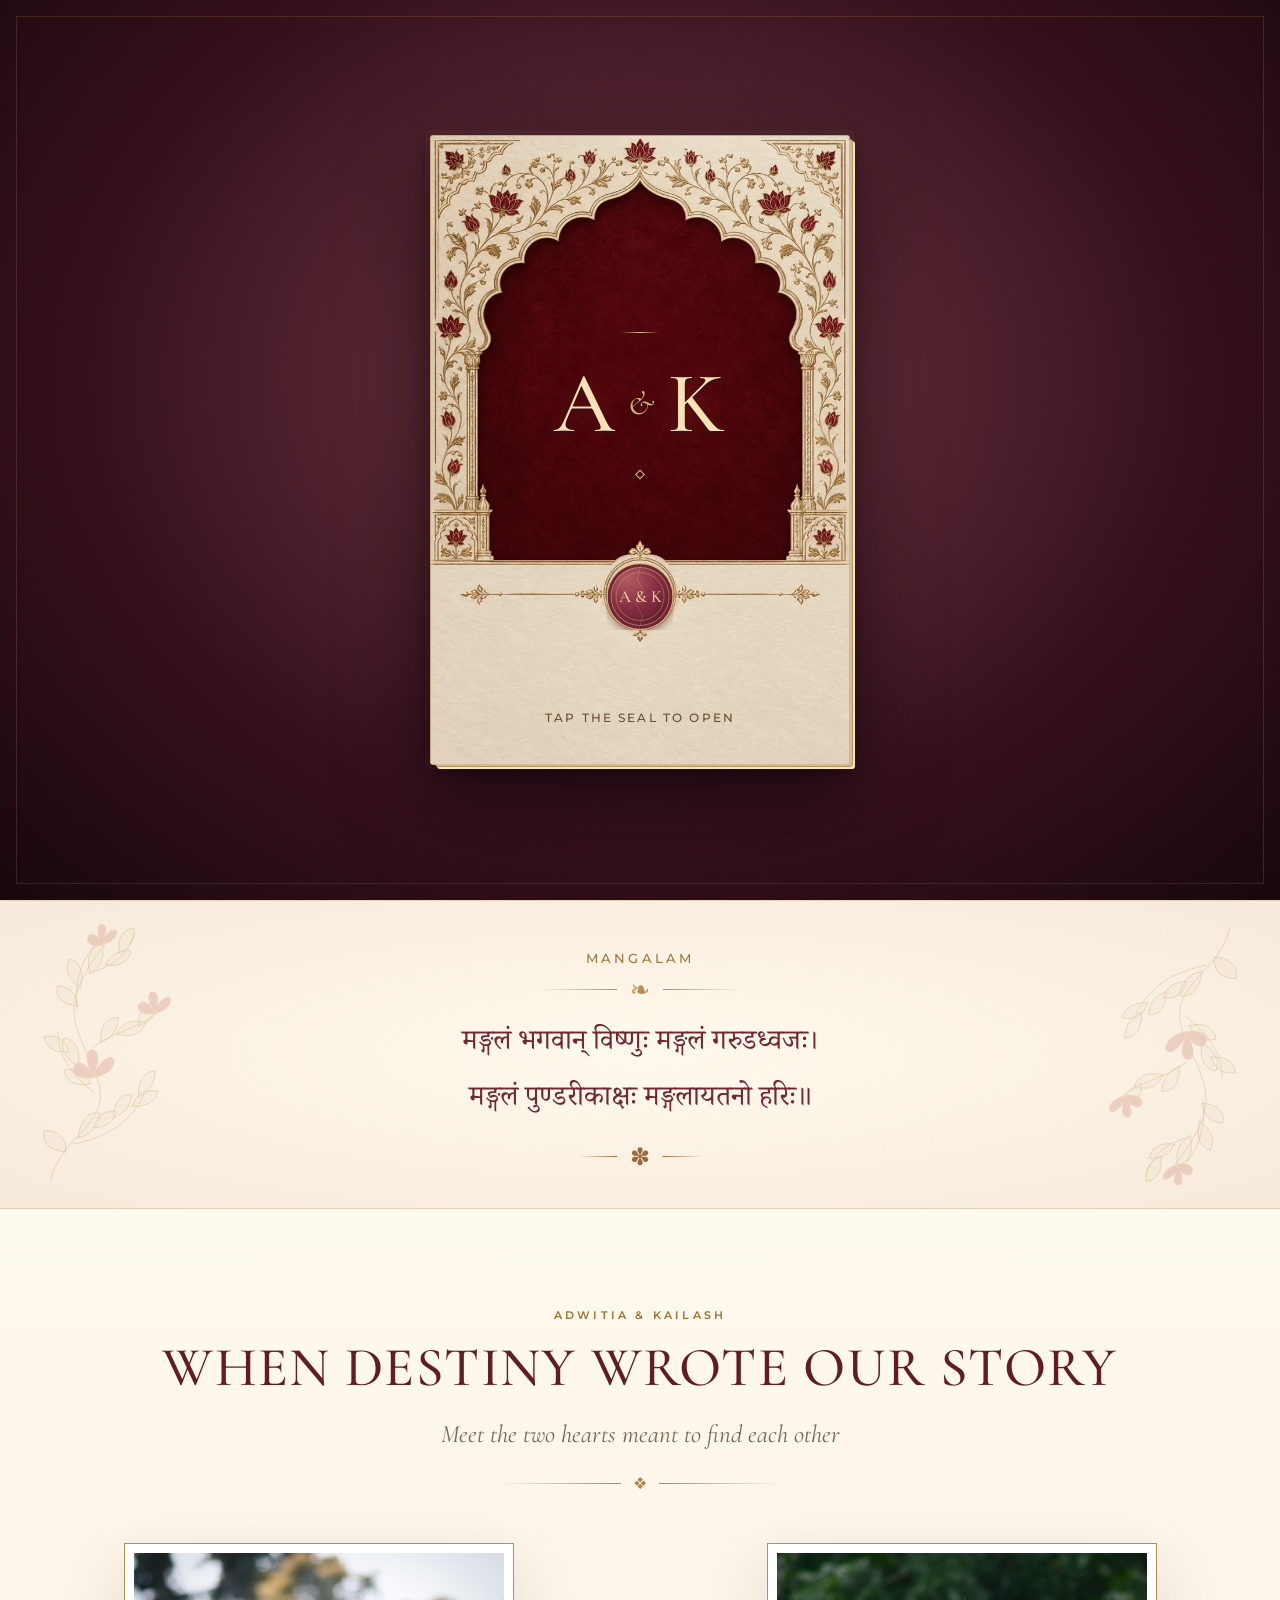
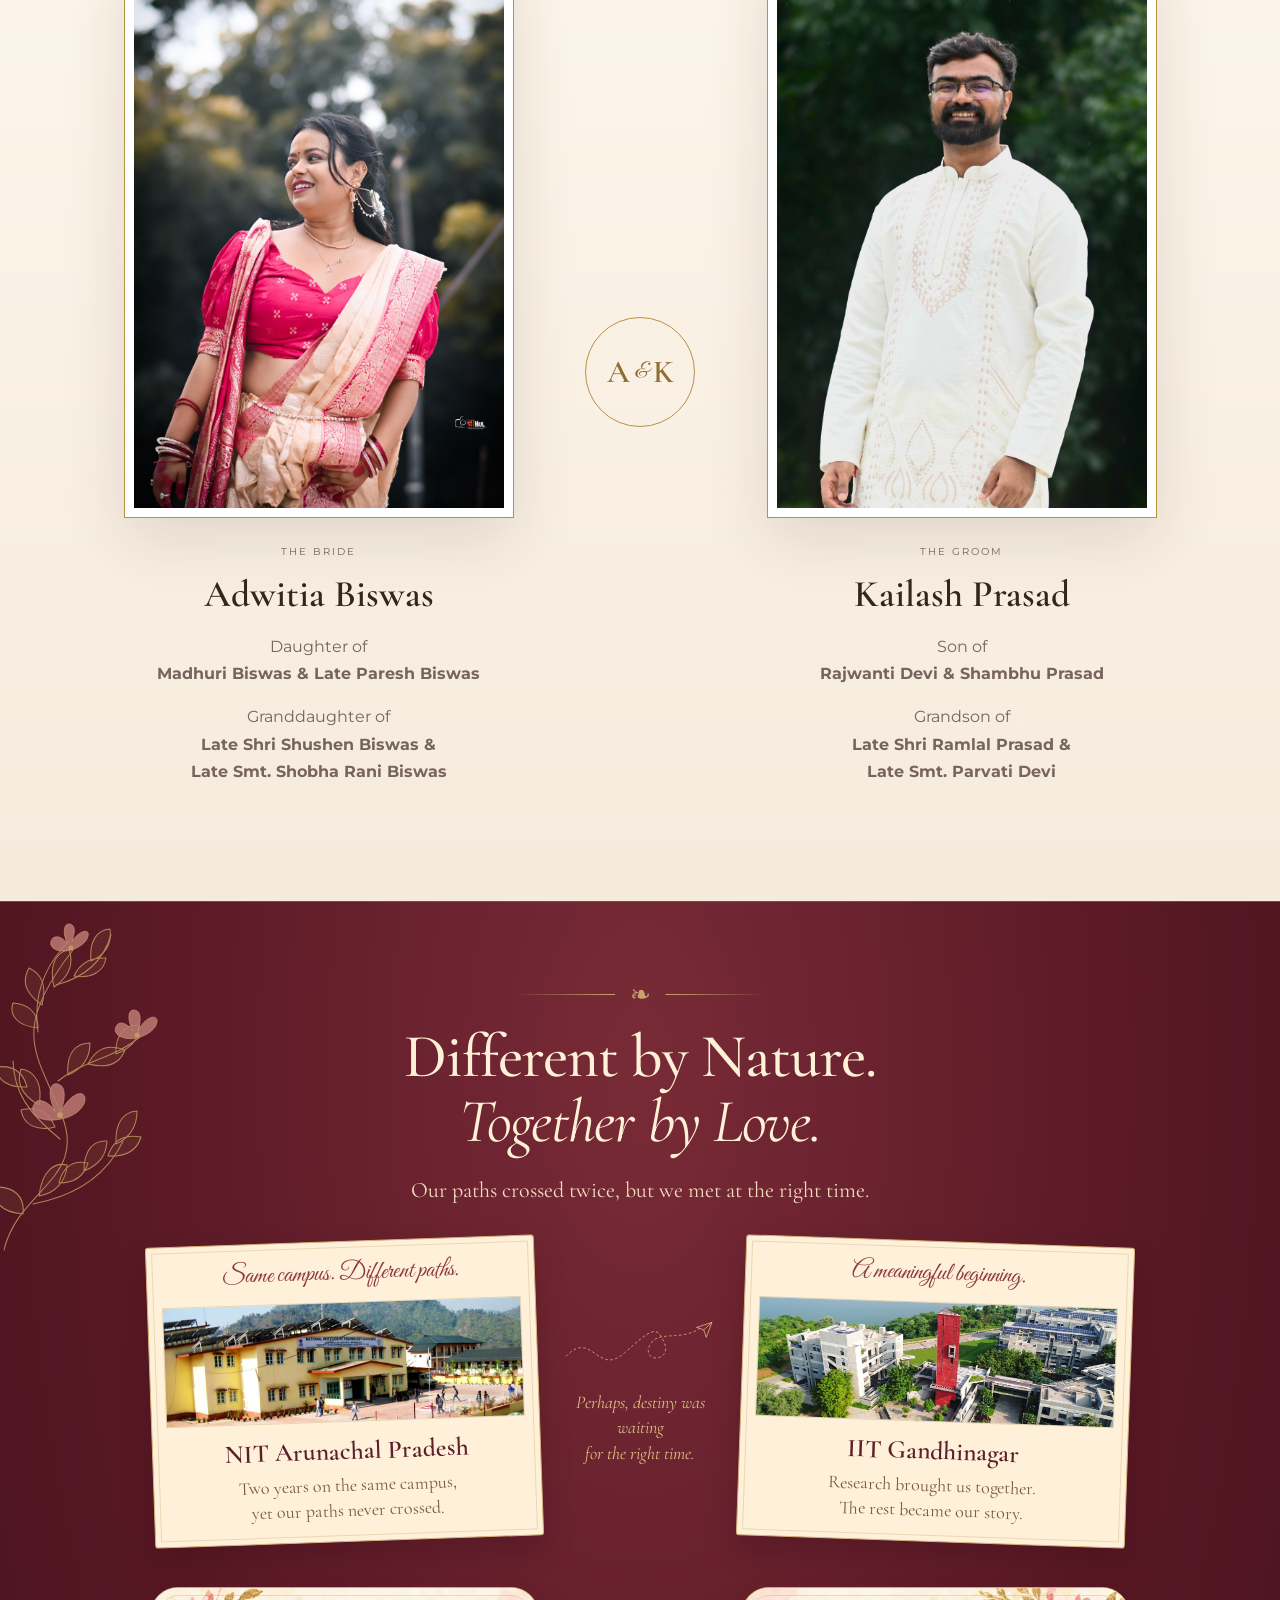
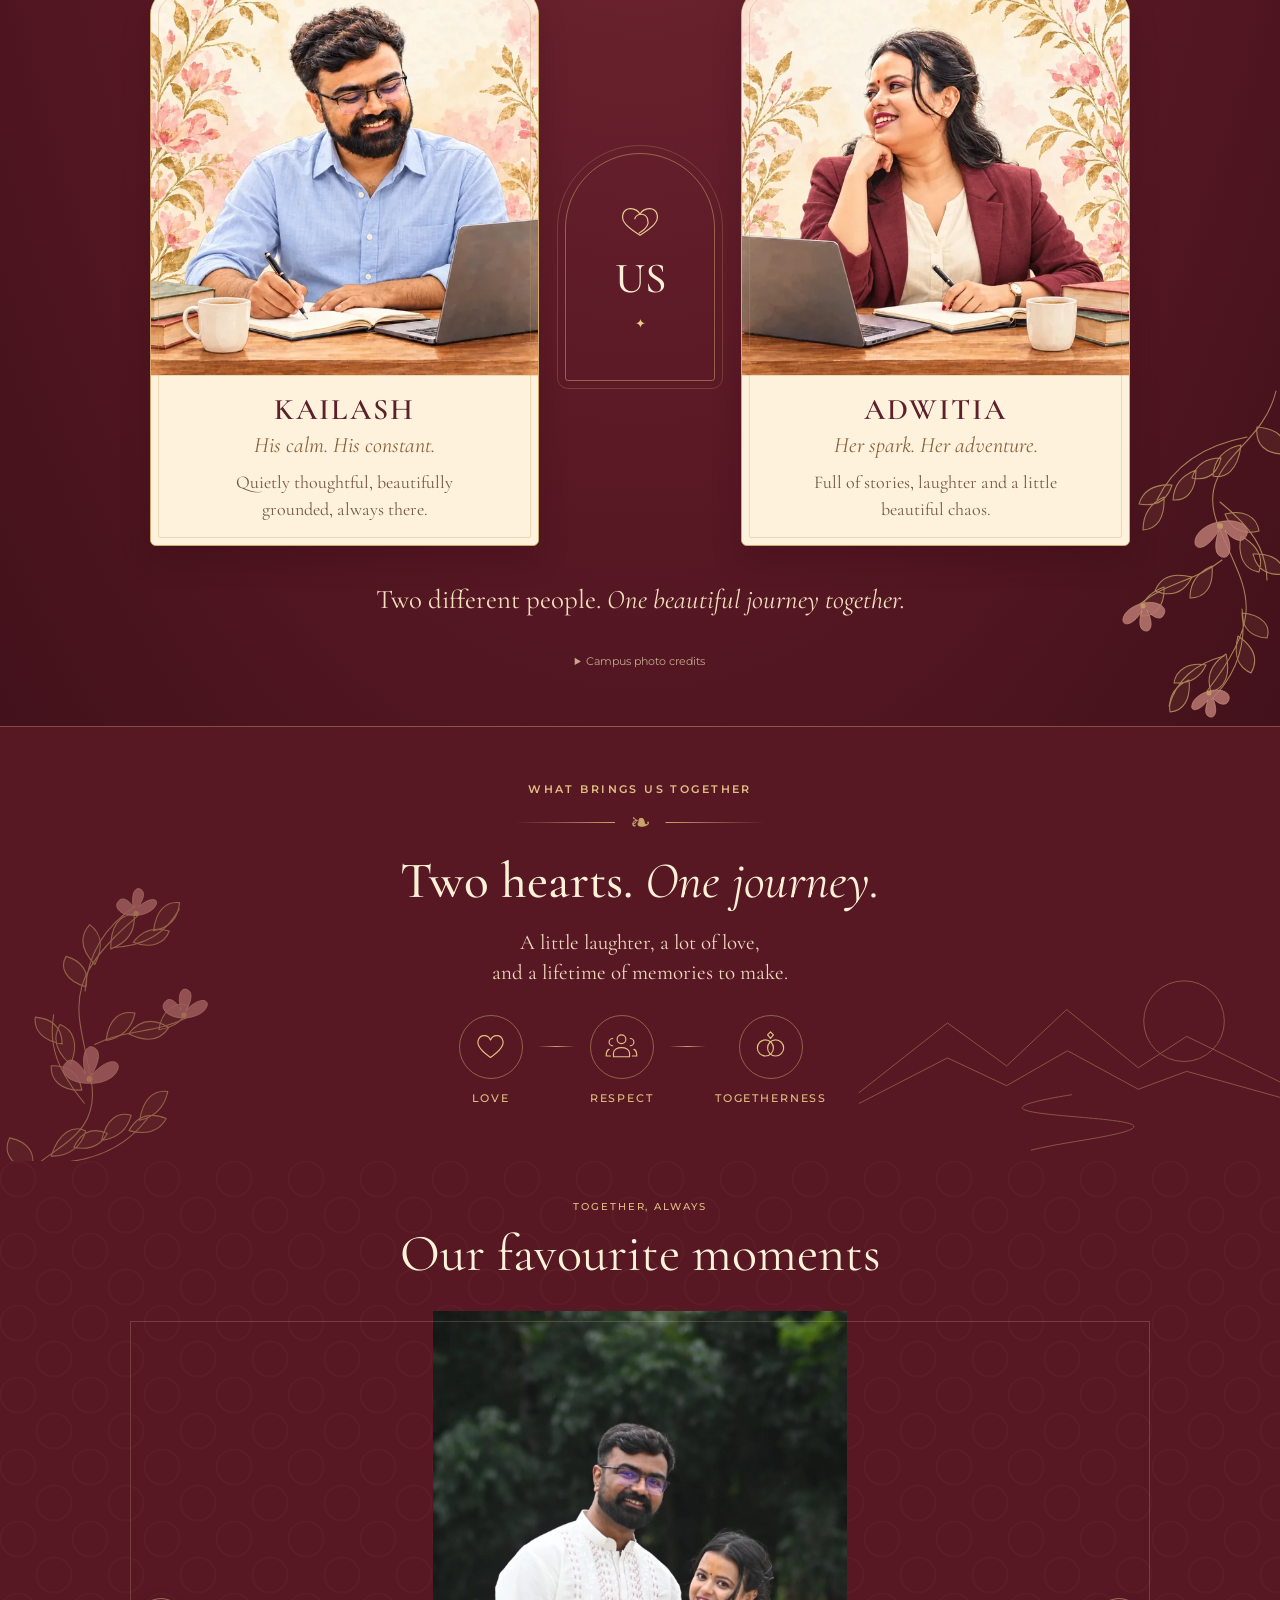
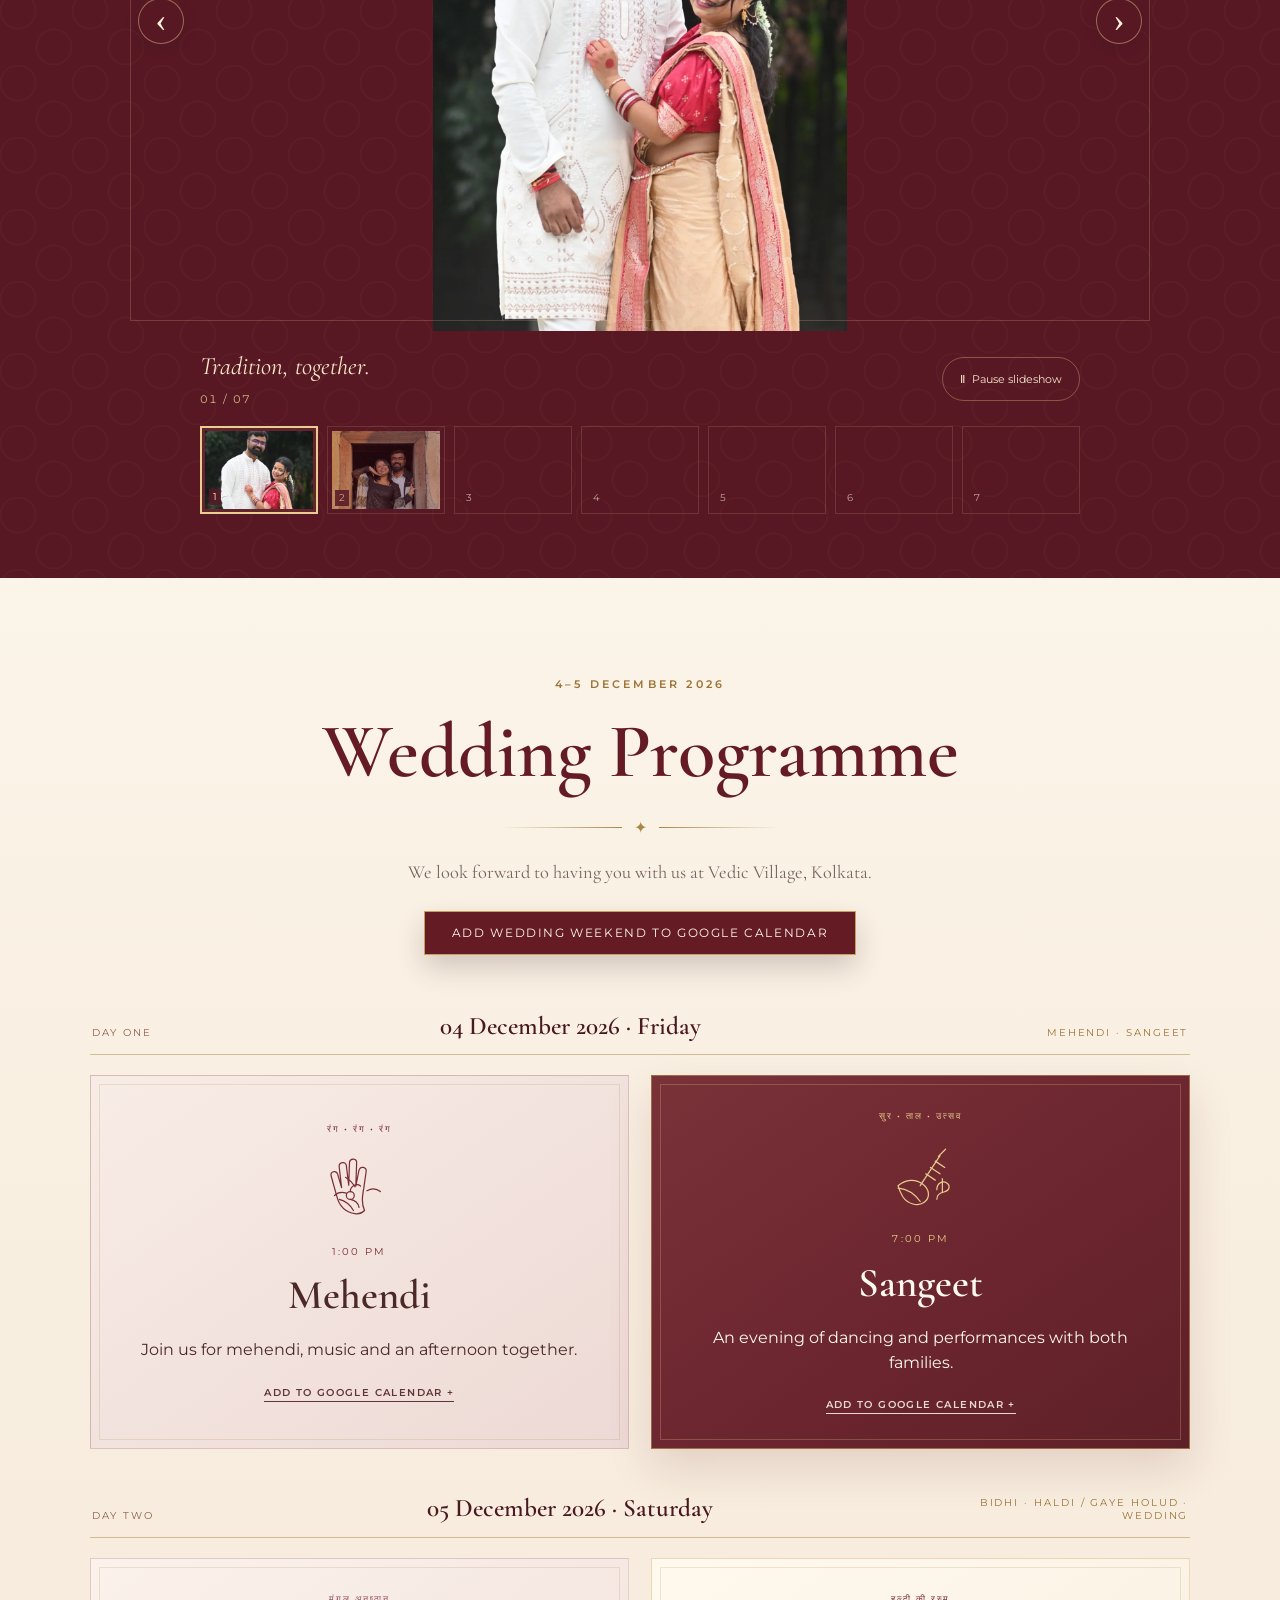
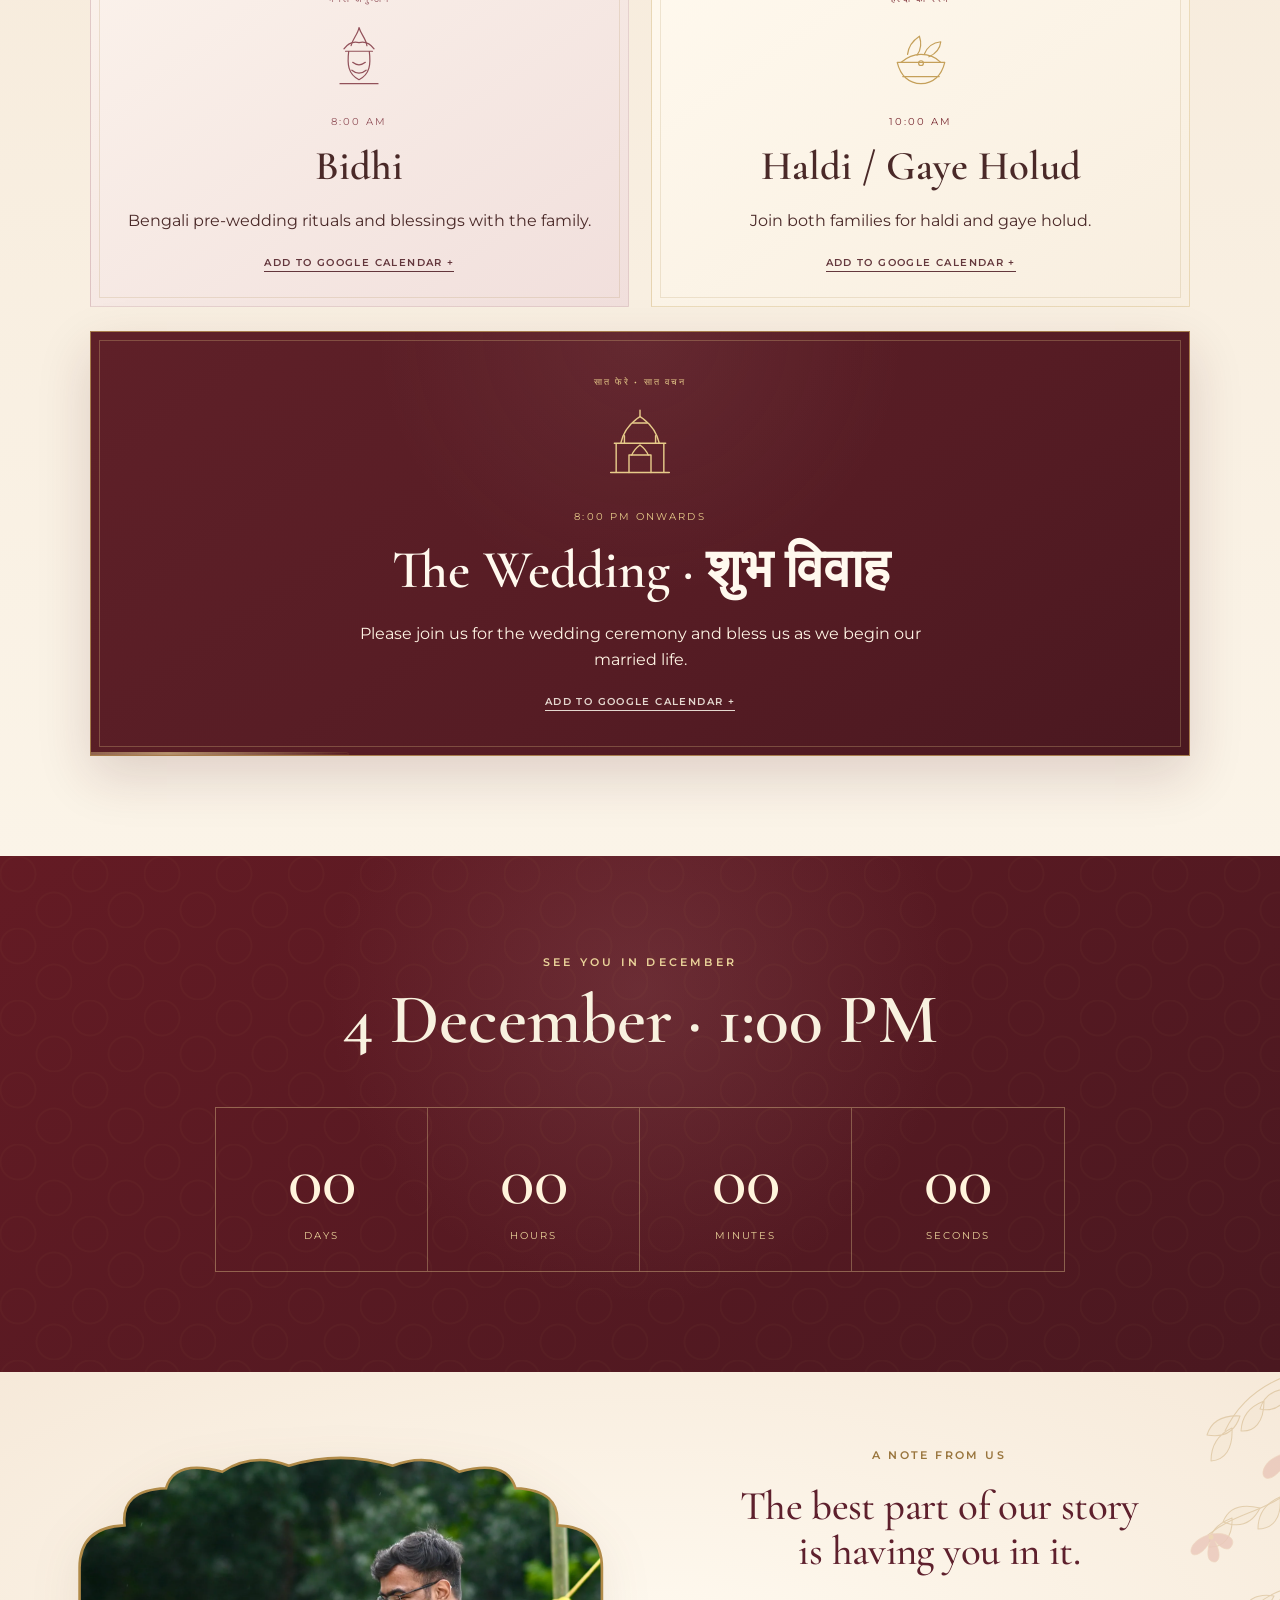
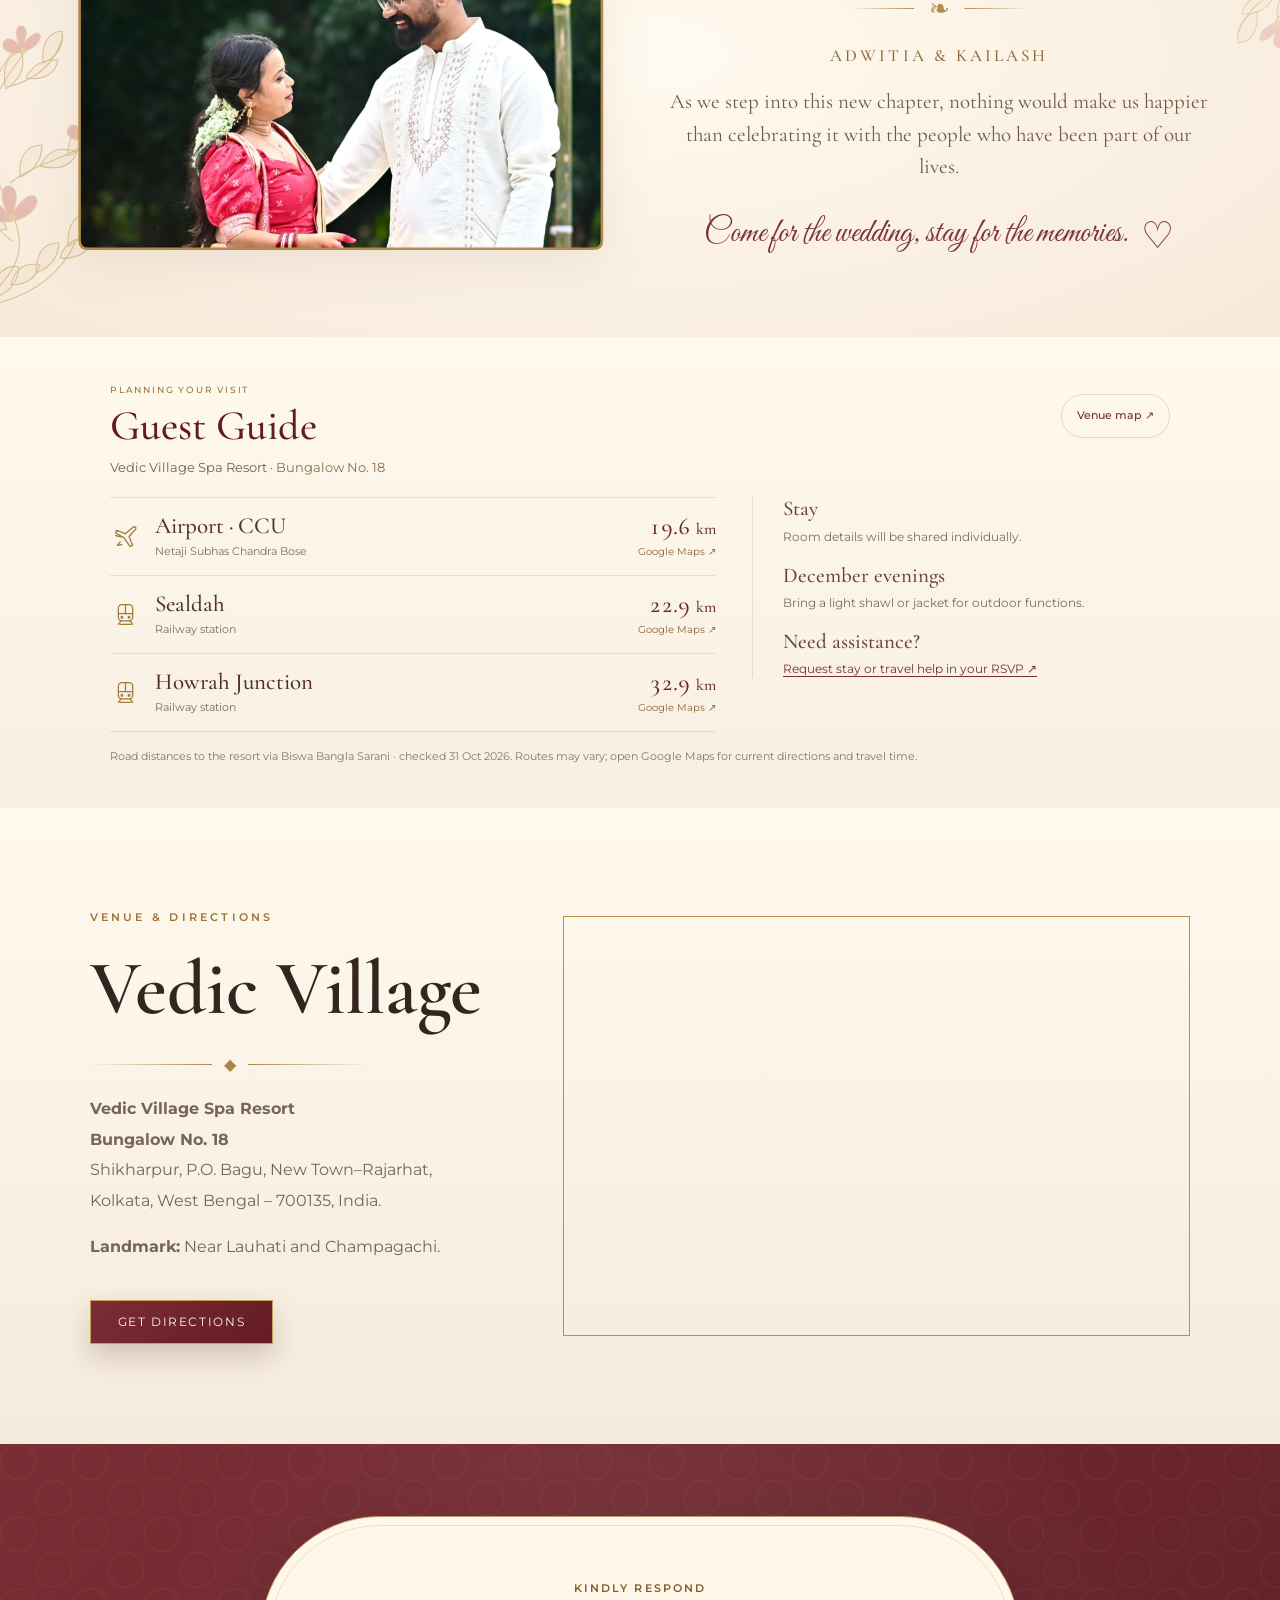
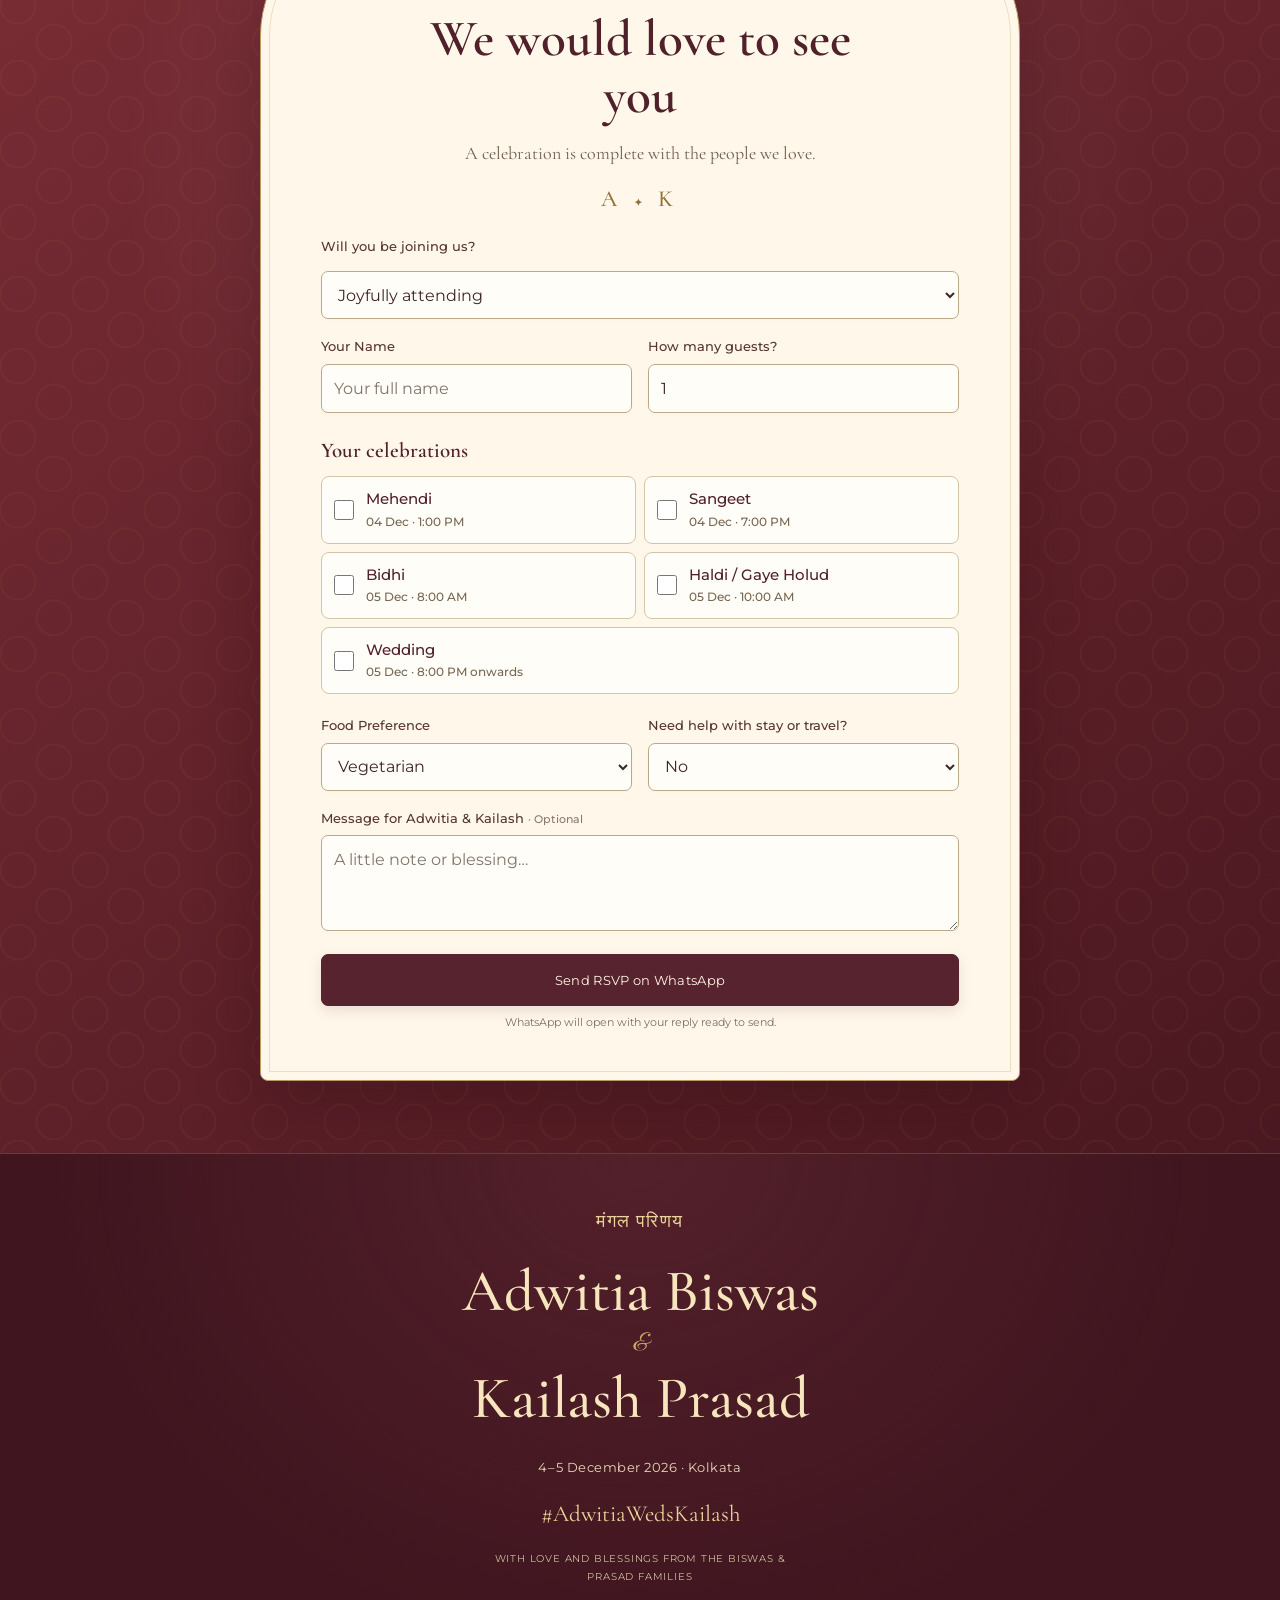
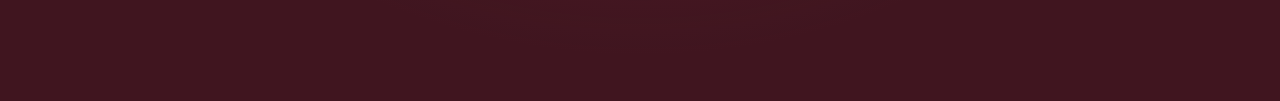
<file: index.html>
<!DOCTYPE html>

<html lang="en">
<head>
<meta charset="utf-8"/>
<meta content="width=device-width, initial-scale=1.0" name="viewport"/>
<meta content="#641B24" name="theme-color"/>
<meta content="A royal Bihar–Bengal wedding celebration at Vedic Village, Kolkata · 4–5 December 2026." name="description"/>
<title>Our Wedding · 4–5 December 2026 · Vedic Village, Kolkata</title>
<link href="styles.css?v=gallery7" rel="stylesheet"/>
<meta content="website" property="og:type"/><meta content="Adwitia &amp; Kailash" property="og:title"/><meta content="4–5 December 2026 · Vedic Village, Kolkata" property="og:description"/><meta content="https://kailashprasad.com/wedding-invitation/" property="og:url"/><meta content="https://kailashprasad.com/wedding-invitation/assets/wedding-preview-royal-v4.jpg" property="og:image"/><meta content="Adwitia &amp; Kailash — 4–5 December 2026 — Vedic Village, Kolkata" property="og:image:alt"/><meta content="summary_large_image" name="twitter:card"/><meta content="Adwitia &amp; Kailash · 4–5 December 2026" name="twitter:title"/><meta content="From Champaran to Bengal, with love — Vedic Village, Kolkata." name="twitter:description"/><meta content="https://kailashprasad.com/wedding-invitation/assets/wedding-preview-royal-v4.jpg" name="twitter:image"/><link href="https://kailashprasad.com/wedding-invitation/" rel="canonical"/><link href="assets/favicon.svg" rel="icon" type="image/svg+xml"/><link fetchpriority="low" as="image" href="assets/fast/palace-desktop.webp" media="(min-width: 901px), (orientation: landscape)" rel="preload" type="image/webp"/><link fetchpriority="low" as="image" href="assets/fast/palace-mobile.webp" media="(max-width: 900px) and (orientation: portrait)" rel="preload" type="image/webp"/><meta content="https://kailashprasad.com/wedding-invitation/assets/wedding-preview-royal-v4.jpg" property="og:image:secure_url"/><meta content="image/jpeg" property="og:image:type"/><meta content="1080" property="og:image:width"/><meta content="1080" property="og:image:height"/><link rel="stylesheet" href="wow.css?v=palace-doors-slow2"/><link rel="preload" as="image" fetchpriority="high" href="assets/fast/cover.webp"/><link href="destiny.css?v=speed1" rel="stylesheet"/><link href="welcome.css?v=two-lines1" rel="stylesheet"/><noscript><style>body.locked{overflow:auto}.gate{display:none!important}body.locked .page-music-toggle{display:none!important}.reveal-on-scroll{opacity:1;transform:none}</style></noscript><link rel="preload" as="font" href="assets/fast/invitation-serif.woff2" type="font/woff2" crossorigin="anonymous"/><link rel="stylesheet" href="cinematic.css?v=guest-guide1"/></head>
<body class="locked cover-closed"><a class="skip-link" href="#page">Skip to invitation</a><div aria-hidden="true" id="petals"></div>
<button aria-label="Play background music" class="page-music-toggle" id="pageMusicToggle" type="button">♪ Play Music</button><audio id="bgMusic" loop="" preload="none" playsinline="">
<source src="assets/fast/music.mp3" type="audio/mpeg"/>
</audio>
<section class="gate" id="invitationGate" aria-label="Wedding invitation cover"><div class="gate-content"><button class="royal-btn" id="openInvitation" type="button">Open our invitation</button></div></section>
<main id="page"><div aria-hidden="true" class="story-thread"><svg preserveaspectratio="none" viewbox="0 0 100 1000"><path d="M52 0 C15 90,88 145,48 230 S20 370,55 455 S88 600,45 690 S18 835,55 1000" id="threadPath"></path></svg></div>
<section class="hero section welcome-hero" id="home" aria-labelledby="welcome-title">
<picture class="welcome-art" aria-hidden="true"><source media="(max-width: 900px) and (orientation: portrait)" srcset="assets/fast/palace-mobile.webp" type="image/webp"/><img src="assets/fast/palace-desktop.webp" width="1672" height="941" alt="" fetchpriority="low" decoding="async"/></picture>
<div class="welcome-text-veil" aria-hidden="true"></div>
<nav class="welcome-navigation" aria-label="Invitation navigation"><a href="#home" aria-current="location">Home</a><a href="#our-story">Our Story</a><a href="#events">Wedding Programme</a><a href="#venue">Venue</a><a href="#gallery">Gallery</a><a href="#rsvp">RSVP</a></nav>
<div class="welcome-content">
<p class="welcome-invitation">With the blessings of our families</p>
<h1 class="welcome-names" id="welcome-title" tabindex="-1"><span>Adwitia Biswas</span><em>&amp;</em><span>Kailash Prasad</span></h1>
<div class="welcome-flourish names-flourish" aria-hidden="true"><span>❧</span></div>
<p class="welcome-message">We would love to have you with us<br class="welcome-desktop-break"/> as our forever begins.</p>
<div class="welcome-dates" aria-label="Wedding celebrations on Friday 4 and Saturday 5 December 2026">
<div><span class="welcome-weekday">Friday</span><strong>04</strong><span>December 2026</span></div>
<i aria-hidden="true"><b>◆</b></i>
<div><span class="welcome-weekday">Saturday</span><strong>05</strong><span>December 2026</span></div>
</div>
<p class="welcome-venue"><svg viewBox="0 0 24 28" aria-hidden="true"><path d="M12 27S2 15 2 10a10 10 0 0 1 20 0c0 5-10 17-10 17Z"/><circle cx="12" cy="10" r="3.5"/></svg><span>Vedic Village Spa Resort<br/><b>Bungalow No. 18</b></span></p>
<div class="welcome-actions"><a class="welcome-button welcome-primary" href="#events"><svg viewBox="0 0 26 26" aria-hidden="true"><rect x="3" y="5" width="20" height="18" rx="2"/><path d="M8 2v6M18 2v6M3 11h20M8 15h1M13 15h1M18 15h1M8 19h1M13 19h1"/></svg><span>Wedding Programme</span></a><a class="welcome-button welcome-secondary" href="#rsvp"><svg viewBox="0 0 26 26" aria-hidden="true"><path d="M3 5h20v16H3ZM3 5l10 9L23 5M3 21l7-9M23 21l-7-9"/></svg><span>RSVP</span></a></div>
</div>
</section>
<section class="royal-blessing section" id="mangalam" aria-labelledby="blessing-title">
<p class="welcome-kicker" id="blessing-title">Mangalam</p>
<div class="welcome-flourish" aria-hidden="true"><span>❧</span></div>
<p class="welcome-shloka" lang="sa"><span class="shloka-line">मङ्गलं भगवान् विष्णुः मङ्गलं गरुडध्वजः।</span><span class="shloka-line">मङ्गलं पुण्डरीकाक्षः मङ्गलायतनो हरिः॥</span></p>
<div class="welcome-flourish welcome-flower" aria-hidden="true"><span>✽</span></div>
</section>
<section class="couple-section section ivory" id="two-hearts">
<div class="section-heading reveal-on-scroll">
<p class="eyebrow dark">Adwitia &amp; Kailash</p>
<h2>When destiny wrote our story</h2>
<p class="hearts-subtitle">Meet the two hearts meant to find each other</p>
<div class="gold-divider dark"><span>❖</span></div>
</div>
<div class="couple-grid">
<article class="person-card reveal-on-scroll">
<div class="portrait bride"><img alt="Portrait of Adwitia in a traditional Bengali saree" decoding="async" loading="lazy" src="assets/portraits/adwitia-september-2026.jpg"/></div>
<p class="small-label">The Bride</p>
<h3>Adwitia Biswas</h3>
<p>Daughter of<br/><strong>Madhuri Biswas &amp; Late Paresh Biswas</strong></p>
<p class="grandparents">Granddaughter of<br/><strong>Late Shri Shushen Biswas &amp;<br/>Late Smt. Shobha Rani Biswas</strong></p>
</article>
<div class="couple-monogram reveal-on-scroll"><span>A</span><b>&amp;</b><span>K</span></div>
<article class="person-card reveal-on-scroll">
<div class="portrait groom"><img alt="Portrait of Kailash in an ivory embroidered kurta" decoding="async" loading="lazy" src="assets/portraits/kailash-september-2026.jpg"/></div>
<p class="small-label">The Groom</p>
<h3>Kailash Prasad</h3>
<p>Son of<br/><strong>Rajwanti Devi &amp; Shambhu Prasad</strong></p>
<p class="grandparents">Grandson of<br/><strong>Late Shri Ramlal Prasad &amp;<br/>Late Smt. Parvati Devi</strong></p>
</article>
</div>
</section><section class="destiny-chapter section" id="our-story" aria-labelledby="destiny-title">
<div class="destiny-heading reveal-on-scroll">
<div class="chapter-flourish" aria-hidden="true"><span>❧</span></div>
<h2 id="destiny-title">Different by Nature.<br/><em>Together by Love.</em></h2>
<p class="destiny-intro">Our paths crossed twice, but we met at the right time.</p>
</div>
<div class="campus-journey reveal-on-scroll" aria-label="Our paths, from NIT Arunachal Pradesh to IIT Gandhinagar">
<figure class="campus-postcard campus-nit">
<p class="postcard-kicker">Same campus. Different paths.</p>
<img src="assets/campuses/nit-arunachal-yupia.jpg" alt="NIT Arunachal Pradesh’s former campus in Yupia, photographed in 2015" width="900" height="300" loading="lazy" decoding="async"/>
<figcaption><h3>NIT Arunachal Pradesh</h3><p>Two years on the same campus,<br/>yet our paths never crossed.</p></figcaption>
</figure>
<div class="campus-connection" aria-hidden="true"><svg viewBox="0 0 240 100" fill="none"><path class="journey-trail" d="M2 61C43 18 52 94 95 56S147 10 159 40s-35 32-24 5 49-7 80-28"/><path class="journey-plane" d="m211 15 24-8-9 24-4-12-11-4Zm11 4 13-12"/></svg><span>Perhaps, destiny was waiting<br/>for the right time.</span></div>
<figure class="campus-postcard campus-iit">
<p class="postcard-kicker">A meaningful beginning.</p>
<img src="assets/campuses/iit-gandhinagar.jpg" alt="Aerial photograph of the IIT Gandhinagar campus" width="3836" height="1927" loading="lazy" decoding="async"/>
<figcaption><h3>IIT Gandhinagar</h3><p>Research brought us together.<br/>The rest became our story.</p></figcaption>
</figure>
</div>
<div class="destiny-pair reveal-on-scroll">
<article class="destiny-person destiny-kailash">
<div class="destiny-illustration illustration-kailash" role="img" aria-label="Caricature of Kailash studying and writing at his desk, based on his portrait"></div>
<div class="destiny-caption"><h3>Kailash</h3><p>His calm. His constant.</p><p class="person-detail">Quietly thoughtful, beautifully grounded, always there.</p></div>
</article>
<div class="destiny-us" aria-label="Us"><svg viewBox="0 0 64 50" aria-hidden="true"><path d="M32 42C15 31 7 24 9 15 12 3 27 5 32 14 37 5 52 3 55 15 57 24 49 31 32 42Z"/><path d="M25 20c3-8 14-8 17 0 3 8-4 15-11 19"/></svg><span>Us</span><i aria-hidden="true">✦</i></div>
<article class="destiny-person destiny-adwitia">
<div class="destiny-illustration illustration-adwitia" role="img" aria-label="Caricature of Adwitia studying beside her laptop and smiling towards Kailash, based on her portrait"></div>
<div class="destiny-caption"><h3>Adwitia</h3><p>Her spark. Her adventure.</p><p class="person-detail">Full of stories, laughter and a little beautiful chaos.</p></div>
</article>
</div>
<p class="destiny-signoff reveal-on-scroll">Two different people. <em>One beautiful journey together.</em></p>
<details class="campus-credits"><summary>Campus photo credits</summary><p>NIT Yupia: <a href="https://commons.wikimedia.org/wiki/File:NIT_Arunachal_Pradesh.jpg" target="_blank" rel="noopener">Shakkeerpadathakayil</a> · <a href="https://creativecommons.org/publicdomain/zero/1.0/" target="_blank" rel="noopener">CC0</a>.<br/>IIT Gandhinagar: <a href="https://commons.wikimedia.org/wiki/File:IITGN.jpg" target="_blank" rel="noopener">Jmanjaly</a> · <a href="https://creativecommons.org/licenses/by-sa/4.0/" target="_blank" rel="noopener">CC BY-SA 4.0</a>. IIT photograph resized; both displayed in fitted frames.</p></details>
</section>
<section class="alignment-chapter section" aria-labelledby="alignment-title">
<svg class="alignment-landscape" viewBox="0 0 500 230" fill="none" aria-hidden="true"><circle cx="365" cy="85" r="45"/><path d="m2 165 99-78 66 48 67-63 80 65 54-35 129 63M2 177l99-51 66 31 68-39 79 43 54-20 129 36M240 167c-180 29 143 20 53 43-28 7-67 11-99 19"/></svg>
<div class="alignment-inner reveal-on-scroll">
<p class="eyebrow">What brings us together</p>
<div class="chapter-flourish" aria-hidden="true"><span>❧</span></div>
<h2 id="alignment-title">Two hearts. <em>One journey.</em></h2>
<p class="alignment-note">A little laughter, a lot of love,<br class="desktop-break"/> and a lifetime of memories to make.</p>
<ul class="shared-values" aria-label="Our shared values">
<li><span class="value-icon"><svg viewBox="0 0 48 48" aria-hidden="true"><path d="M24 39C11 30 5 23 7 16 10 6 21 8 24 15 27 8 38 6 41 16 43 23 37 30 24 39Z"/></svg></span><span>Love</span></li>
<li><span class="value-icon"><svg viewBox="0 0 48 48" aria-hidden="true"><circle cx="24" cy="14" r="6"/><path d="M13 38v-5c0-10 22-10 22 0v5ZM12 13a5 5 0 0 0 0 10M36 13a5 5 0 0 1 0 10M7 28c-3 1-4 4-4 9h6M41 28c3 1 4 4 4 9h-6"/></svg></span><span>Respect</span></li>
<li><span class="value-icon"><svg viewBox="0 0 48 48" aria-hidden="true"><circle cx="17" cy="26" r="11"/><circle cx="31" cy="26" r="11"/><path d="m20 8 4-4 4 4-4 5Z"/></svg></span><span>Togetherness</span></li>
</ul>
</div>
</section>
<section class="gallery section photo-slideshow" id="gallery" aria-labelledby="gallery-title" aria-roledescription="carousel">
<div class="album-shell"><div class="album-heading"><p class="eyebrow">Together, always</p><h2 id="gallery-title">Our favourite moments</h2></div>
<div class="album-stage"><button class="album-open" type="button" aria-label="View photo 1 of 7 full screen"><span class="album-slide is-active" data-caption="Tradition, together." aria-hidden="false"><img src="assets/gallery/traditional-portrait.webp" alt="Adwitia and Kailash together in traditional attire" width="1200" height="1800" loading="lazy" decoding="async" draggable="false"/></span><span class="album-slide" data-caption="Somewhere along the way." aria-hidden="true"><img src="assets/gallery/doorway-moment.webp" alt="Adwitia and Kailash sharing a cheerful doorway moment" width="1350" height="1800" loading="lazy" decoding="async" draggable="false"/></span><span class="album-slide" data-caption="A little laughter, a lot of love." aria-hidden="true"><img src="assets/gallery/traditional-candid.webp" alt="Adwitia and Kailash sharing a candid moment in traditional attire" width="1350" height="1800" loading="lazy" decoding="async" draggable="false"/></span><span class="album-slide" data-caption="Places became memories." aria-hidden="true"><img src="assets/gallery/riverside-trip-v1.webp" alt="Adwitia and Kailash together beside the river" width="1600" height="1066" loading="lazy" decoding="async" draggable="false"/></span><span class="album-slide" data-caption="Before the forever." aria-hidden="true"><img src="assets/gallery/spring-laugh.webp" alt="Adwitia and Kailash laughing together beneath spring blossoms" width="1200" height="1800" loading="lazy" decoding="async" draggable="false"/></span><span class="album-slide" data-caption="Our favourite kind of moment." aria-hidden="true"><img src="assets/gallery/cafe-moment-v1.webp" alt="Adwitia and Kailash smiling together in a cosy cafe" width="1200" height="1600" loading="lazy" decoding="async" draggable="false"/></span><span class="album-slide" data-caption="A little sunshine, together." aria-hidden="true"><img src="assets/gallery/sunshine-together-v1.webp" alt="Adwitia and Kailash together in yellow traditional attire beside palm trees" width="1200" height="1600" loading="lazy" decoding="async" draggable="false"/></span></button><button class="album-arrow album-prev" type="button" aria-label="Previous photograph">‹</button><button class="album-arrow album-next" type="button" aria-label="Next photograph">›</button></div>
<div class="album-controls" hidden><div class="album-caption-row"><div><p class="album-caption-text">Tradition, together.</p><span class="album-count">01 / 07</span></div><button class="album-toggle" type="button" aria-pressed="true">Pause slideshow</button></div>
<div class="album-thumbnails" role="group" aria-label="Choose any photograph"><button class="album-thumb" type="button" aria-label="Show photo 1: Tradition, together." aria-pressed="true"><img src="assets/gallery/traditional-portrait.webp" alt="" width="1200" height="1800" loading="lazy" decoding="async" draggable="false"/><span class="album-thumb-number" aria-hidden="true">1</span></button><button class="album-thumb" type="button" aria-label="Show photo 2: Somewhere along the way." aria-pressed="false"><img src="assets/gallery/doorway-moment.webp" alt="" width="1350" height="1800" loading="lazy" decoding="async" draggable="false"/><span class="album-thumb-number" aria-hidden="true">2</span></button><button class="album-thumb" type="button" aria-label="Show photo 3: A little laughter, a lot of love." aria-pressed="false"><img src="assets/gallery/traditional-candid.webp" alt="" width="1350" height="1800" loading="lazy" decoding="async" draggable="false"/><span class="album-thumb-number" aria-hidden="true">3</span></button><button class="album-thumb" type="button" aria-label="Show photo 4: Places became memories." aria-pressed="false"><img src="assets/gallery/riverside-trip-v1.webp" alt="" width="1600" height="1066" loading="lazy" decoding="async" draggable="false"/><span class="album-thumb-number" aria-hidden="true">4</span></button><button class="album-thumb" type="button" aria-label="Show photo 5: Before the forever." aria-pressed="false"><img src="assets/gallery/spring-laugh.webp" alt="" width="1200" height="1800" loading="lazy" decoding="async" draggable="false"/><span class="album-thumb-number" aria-hidden="true">5</span></button><button class="album-thumb" type="button" aria-label="Show photo 6: Our favourite kind of moment." aria-pressed="false"><img src="assets/gallery/cafe-moment-v1.webp" alt="" width="1200" height="1600" loading="lazy" decoding="async" draggable="false"/><span class="album-thumb-number" aria-hidden="true">6</span></button><button class="album-thumb" type="button" aria-label="Show photo 7: A little sunshine, together." aria-pressed="false"><img src="assets/gallery/sunshine-together-v1.webp" alt="" width="1200" height="1600" loading="lazy" decoding="async" draggable="false"/><span class="album-thumb-number" aria-hidden="true">7</span></button></div></div><span class="album-status" aria-live="polite"></span></div>
</section>
<section class="events section ivory" id="events">
<div class="section-heading reveal-on-scroll">
<p class="eyebrow dark">4–5 December 2026</p>
<h2>Wedding Programme</h2>
<div class="gold-divider dark"><span>✦</span></div>
<p class="section-note">We look forward to having you with us at Vedic Village, Kolkata.</p>
<a class="royal-btn weekend-calendar-link" href="https://calendar.google.com/calendar/render?action=TEMPLATE&amp;text=Wedding%20weekend%20%C2%B7%20Adwitia%20%26%20Kailash&amp;dates=20261204%2F20261206&amp;ctz=Asia%2FKolkata&amp;location=Vedic%20Village%20Spa%20Resort%2C%20Bungalow%20No.%2018%2C%20Shikharpur%2C%20P.O.%20Bagu%2C%20New%20Town%E2%80%93Rajarhat%2C%20Kolkata%2C%20West%20Bengal%20%E2%80%93%20700135%2C%20India&amp;details=Adwitia%20%26%20Kailash%20%C2%B7%20Wedding%20celebrations%0A%0AAll%20ceremony%20times%20are%20in%20Kolkata%20(IST).%0A4%20December%202026%0A1%3A00%20PM%20%E2%80%94%20Mehendi%0A7%3A00%20PM%20%E2%80%94%20Sangeet%0A%0A5%20December%202026%0A8%3A00%20AM%20%E2%80%94%20Bidhi%0A10%3A00%20AM%20%E2%80%94%20Haldi%20%2F%20Gaye%20Holud%0A8%3A00%20PM%20onwards%20%E2%80%94%20Wedding%20(until%201%3A00%20AM%20on%206%20December)%0A%0AThis%20is%20a%20weekend%20overview.%20Use%20the%20individual%20ceremony%20links%20in%20the%20invitation%20to%20add%20separate%20events." target="_blank" rel="noopener">Add wedding weekend to Google Calendar</a>
</div>
<div class="day-divider reveal-on-scroll">
<span>Day One</span>
<strong>04 December 2026 · Friday</strong>
<em>Mehendi · Sangeet</em>
</div>
<div class="event-grid">
<article class="event-card mehendi-card reveal-on-scroll"><div class="event-kicker">रंग • रंग • रंग</div><div class="event-icon">❋</div><p class="small-label">1:00 PM</p><h3>Mehendi</h3><p>Join us for mehendi, music and an afternoon together.</p><a class="calendar-link js-calendar" data-description="Join us for mehendi, music and an afternoon together." data-end="20261204T160000" data-start="20261204T130000" data-title="Mehendi · Adwitia &amp; Kailash" href="https://calendar.google.com/calendar/render?action=TEMPLATE&amp;text=Mehendi+%C2%B7+Adwitia+%26+Kailash&amp;dates=20261204T073000Z%2F20261204T103000Z&amp;ctz=Asia%2FKolkata&amp;location=Vedic+Village+Spa+Resort%2C+Bungalow+No.+18%2C+Shikharpur%2C+P.O.+Bagu%2C+New+Town%E2%80%93Rajarhat%2C+Kolkata%2C+West+Bengal+%E2%80%93+700135%2C+India&amp;details=Join+us+for+mehendi%2C+music+and+an+afternoon+together.%0A%0AAdwitia+%26+Kailash+%C2%B7+4%E2%80%935+December+2026" target="_blank" rel="noopener">Add to Google Calendar +</a></article>
<article class="event-card feature sangeet-card reveal-on-scroll"><div class="event-kicker">सुर • ताल • उत्सव</div><div class="event-icon">♫</div><p class="small-label">7:00 PM</p><h3>Sangeet</h3><p>An evening of dancing and performances with both families.</p><a class="calendar-link js-calendar" data-description="An evening of dancing and performances with both families." data-end="20261204T230000" data-start="20261204T190000" data-title="Sangeet · Adwitia &amp; Kailash" href="https://calendar.google.com/calendar/render?action=TEMPLATE&amp;text=Sangeet+%C2%B7+Adwitia+%26+Kailash&amp;dates=20261204T133000Z%2F20261204T173000Z&amp;ctz=Asia%2FKolkata&amp;location=Vedic+Village+Spa+Resort%2C+Bungalow+No.+18%2C+Shikharpur%2C+P.O.+Bagu%2C+New+Town%E2%80%93Rajarhat%2C+Kolkata%2C+West+Bengal+%E2%80%93+700135%2C+India&amp;details=An+evening+of+dancing+and+performances+with+both+families.%0A%0AAdwitia+%26+Kailash+%C2%B7+4%E2%80%935+December+2026" target="_blank" rel="noopener">Add to Google Calendar +</a></article>
</div>
<div class="day-divider second reveal-on-scroll">
<span>Day Two</span>
<strong>05 December 2026 · Saturday</strong>
<em>Bidhi · Haldi / Gaye Holud · Wedding</em>
</div>
<div class="event-grid">
<article class="event-card bidhi-card reveal-on-scroll"><div class="event-kicker" lang="hi">मंगल अनुष्ठान</div><div class="event-icon">✦</div><p class="small-label">8:00 AM</p><h3>Bidhi</h3><p>Bengali pre-wedding rituals and blessings with the family.</p><a class="calendar-link js-calendar" data-description="Bengali pre-wedding rituals and blessings with the family." data-end="20261205T093000" data-start="20261205T080000" data-title="Bidhi · Adwitia &amp; Kailash" href="https://calendar.google.com/calendar/render?action=TEMPLATE&amp;text=Bidhi+%C2%B7+Adwitia+%26+Kailash&amp;dates=20261205T023000Z%2F20261205T040000Z&amp;ctz=Asia%2FKolkata&amp;location=Vedic+Village+Spa+Resort%2C+Bungalow+No.+18%2C+Shikharpur%2C+P.O.+Bagu%2C+New+Town%E2%80%93Rajarhat%2C+Kolkata%2C+West+Bengal+%E2%80%93+700135%2C+India&amp;details=Bengali+pre-wedding+rituals+and+blessings+with+the+family.%0A%0AAdwitia+%26+Kailash+%C2%B7+4%E2%80%935+December+2026" target="_blank" rel="noopener">Add to Google Calendar +</a></article>
<article class="event-card feature haldi-card reveal-on-scroll"><div class="event-kicker" lang="hi">हल्दी की रस्म</div><div class="event-icon">☀</div><p class="small-label">10:00 AM</p><h3>Haldi / Gaye Holud</h3><p>Join both families for haldi and gaye holud.</p><a class="calendar-link js-calendar" data-description="Join both families for haldi and gaye holud." data-end="20261205T120000" data-start="20261205T100000" data-title="Haldi / Gaye Holud · Adwitia &amp; Kailash" href="https://calendar.google.com/calendar/render?action=TEMPLATE&amp;text=Haldi+%2F+Gaye+Holud+%C2%B7+Adwitia+%26+Kailash&amp;dates=20261205T043000Z%2F20261205T063000Z&amp;ctz=Asia%2FKolkata&amp;location=Vedic+Village+Spa+Resort%2C+Bungalow+No.+18%2C+Shikharpur%2C+P.O.+Bagu%2C+New+Town%E2%80%93Rajarhat%2C+Kolkata%2C+West+Bengal+%E2%80%93+700135%2C+India&amp;details=Join+both+families+for+haldi+and+gaye+holud.%0A%0AAdwitia+%26+Kailash+%C2%B7+4%E2%80%935+December+2026" target="_blank" rel="noopener">Add to Google Calendar +</a></article>
<article class="event-card wedding-feature reveal-on-scroll"><div class="event-kicker" lang="hi">सात फेरे • सात वचन</div><div class="event-icon">♔</div><p class="small-label">8:00 PM onwards</p><h3>The Wedding · शुभ विवाह</h3><p>Please join us for the wedding ceremony and bless us as we begin our married life.</p><a class="calendar-link js-calendar" data-description="Please join us for the wedding ceremony and bless us as we begin our married life." data-end="20261206T010000" data-start="20261205T200000" data-title="Wedding · Adwitia &amp; Kailash" href="https://calendar.google.com/calendar/render?action=TEMPLATE&amp;text=Wedding+%C2%B7+Adwitia+%26+Kailash&amp;dates=20261205T143000Z%2F20261205T193000Z&amp;ctz=Asia%2FKolkata&amp;location=Vedic+Village+Spa+Resort%2C+Bungalow+No.+18%2C+Shikharpur%2C+P.O.+Bagu%2C+New+Town%E2%80%93Rajarhat%2C+Kolkata%2C+West+Bengal+%E2%80%93+700135%2C+India&amp;details=Please+join+us+for+the+wedding+ceremony+and+bless+us+as+we+begin+our+married+life.%0A%0AAdwitia+%26+Kailash+%C2%B7+4%E2%80%935+December+2026" target="_blank" rel="noopener">Add to Google Calendar +</a></article>
</div>
</section>
<section class="countdown-section section">
<div class="reveal-on-scroll">
<p class="eyebrow">See you in December</p>
<h2>4 December · 1:00 PM</h2>
<div class="countdown" data-date="2026-12-04T13:00:00+05:30" id="countdown">
<div><strong id="days">00</strong><span>Days</span></div><div><strong id="hours">00</strong><span>Hours</span></div><div><strong id="minutes">00</strong><span>Minutes</span></div><div><strong id="seconds">00</strong><span>Seconds</span></div>
</div>
</div>
</section>
<section class="story section ivory note-chapter" id="a-note-from-us" aria-labelledby="note-title">
<div class="note-layout">
<div class="note-portrait reveal-on-scroll">
<svg viewBox="0 0 640 470" role="img" aria-labelledby="note-photo-title"><title id="note-photo-title">Adwitia and Kailash sharing a quiet moment together</title><defs><clipPath id="note-arch"><path d="M18 450V135Q18 88 70 86Q65 45 118 43Q128 9 183 24Q218 1 260 17Q320 -1 380 17Q422 1 457 24Q512 9 522 43Q575 45 570 86Q622 88 622 135V450Q622 460 612 460H28Q18 460 18 450Z"/></clipPath></defs><image href="assets/story-couple.webp" x="18" y="0" width="604" height="460" preserveAspectRatio="xMidYMid slice" clip-path="url(#note-arch)"/><path d="M18 450V135Q18 88 70 86Q65 45 118 43Q128 9 183 24Q218 1 260 17Q320 -1 380 17Q422 1 457 24Q512 9 522 43Q575 45 570 86Q622 88 622 135V450Q622 460 612 460H28Q18 460 18 450Z" fill="none" stroke="#b18b49" stroke-width="3"/></svg>
</div>
<div class="note-copy reveal-on-scroll">
<p class="eyebrow dark">A note from us</p>
<h2 id="note-title">The best part of our story<br/> is having you in it.</h2>
<div class="chapter-flourish" aria-hidden="true"><span>❧</span></div>
<p class="note-names">Adwitia &amp; Kailash</p>
<p class="note-message">As we step into this new chapter, nothing would make us happier than celebrating it with the people who have been part of our lives.</p>
<p class="note-signature">Come for the wedding,<br class="mobile-break"/> stay for the memories. <span aria-hidden="true">♡</span></p>
</div>
</div>
</section>
<section class="guest-guide section ivory-soft compact-guest-guide" id="guest-guide" aria-labelledby="guest-guide-title">
<div class="compact-guide-wrap">
<div class="compact-guide-heading"><div><p class="eyebrow dark">Planning your visit</p><h2 id="guest-guide-title">Guest Guide</h2></div><a class="guide-map-link" href="https://www.google.com/maps?cid=13233575439673241858" target="_blank" rel="noopener">Venue map ↗</a></div>
<p class="guide-destination">Vedic Village Spa Resort <span>· Bungalow No. 18</span></p>
<div class="compact-guide-body"><div class="arrival-routes" aria-label="Travel routes to the resort"><a class="arrival-route" href="https://www.google.com/maps/dir/?api=1&amp;origin=Netaji+Subhas+Chandra+Bose+International+Airport%2C+Kolkata&amp;destination=Vedic+Village+Spa+Resort%2C+Shikharpur+P.O%2C+Bagu%2C+Newtown%2C+Sikharpur%2C+Kolkata%2C+West+Bengal+700135%2C+India&amp;travelmode=driving" target="_blank" rel="noopener" aria-label="Google Maps driving directions from Netaji Subhas Chandra Bose International Airport, Kolkata to Vedic Village Spa Resort"><span class="arrival-icon"><svg viewBox="0 0 28 28" aria-hidden="true"><path d="m3 13 9 2 7 10 3-1-4-10 7-8c2-2-1-4-3-2l-8 7L4 7 3 10l7 4M8 20l-3 4 5-1"/></svg></span><span class="arrival-name"><strong>Airport · CCU</strong><small>Netaji Subhas Chandra Bose</small></span><span class="arrival-distance"><strong>19.6 <span>km</span></strong><small>Google Maps ↗</small></span></a><a class="arrival-route" href="https://www.google.com/maps/dir/?api=1&amp;origin=Sealdah+Railway+Station%2C+Kolkata&amp;destination=Vedic+Village+Spa+Resort%2C+Shikharpur+P.O%2C+Bagu%2C+Newtown%2C+Sikharpur%2C+Kolkata%2C+West+Bengal+700135%2C+India&amp;travelmode=driving" target="_blank" rel="noopener" aria-label="Google Maps driving directions from Sealdah Railway Station, Kolkata to Vedic Village Spa Resort"><span class="arrival-icon"><svg viewBox="0 0 28 28" aria-hidden="true"><rect x="6" y="3" width="16" height="18" rx="4"/><path d="M6 13h16M14 3v10M9 21l-3 4M19 21l3 4M8 25h12"/><circle cx="10" cy="17" r="1"/><circle cx="18" cy="17" r="1"/></svg></span><span class="arrival-name"><strong>Sealdah</strong><small>Railway station</small></span><span class="arrival-distance"><strong>22.9 <span>km</span></strong><small>Google Maps ↗</small></span></a><a class="arrival-route" href="https://www.google.com/maps/dir/?api=1&amp;origin=Howrah+Junction+Railway+Station%2C+Howrah&amp;destination=Vedic+Village+Spa+Resort%2C+Shikharpur+P.O%2C+Bagu%2C+Newtown%2C+Sikharpur%2C+Kolkata%2C+West+Bengal+700135%2C+India&amp;travelmode=driving" target="_blank" rel="noopener" aria-label="Google Maps driving directions from Howrah Junction Railway Station, Howrah to Vedic Village Spa Resort"><span class="arrival-icon"><svg viewBox="0 0 28 28" aria-hidden="true"><rect x="6" y="3" width="16" height="18" rx="4"/><path d="M6 13h16M14 3v10M9 21l-3 4M19 21l3 4M8 25h12"/><circle cx="10" cy="17" r="1"/><circle cx="18" cy="17" r="1"/></svg></span><span class="arrival-name"><strong>Howrah Junction</strong><small>Railway station</small></span><span class="arrival-distance"><strong>32.9 <span>km</span></strong><small>Google Maps ↗</small></span></a></div>
<aside class="guest-essentials" aria-label="Stay, weather and assistance"><div class="guest-essential"><h3>Stay</h3><p>Room details will be shared individually.</p></div><div class="guest-essential"><h3>December evenings</h3><p>Bring a light shawl or jacket for outdoor functions.</p></div><div class="guest-essential"><h3>Need assistance?</h3><p><a href="#rsvp">Request stay or travel help in your RSVP ↗</a></p></div></aside></div>
<p class="guide-route-note">Road distances to the resort via Biswa Bangla Sarani · checked 31 Oct 2026. Routes may vary; open Google Maps for current directions and travel time.</p>
</div></section>
<section class="venue section ivory" id="venue">
<div class="venue-wrap">
<div class="venue-copy reveal-on-scroll"><p class="eyebrow dark">Venue &amp; directions</p><h2>Vedic Village</h2><div class="gold-divider dark left"><span>◆</span></div><p><strong>Vedic Village Spa Resort</strong><br/><strong>Bungalow No. 18</strong><br/>Shikharpur, P.O. Bagu, New Town–Rajarhat,<br/>Kolkata, West Bengal – 700135, India.</p><p><strong>Landmark:</strong> Near Lauhati and Champagachi.</p><a class="royal-btn dark-btn" href="https://www.google.com/maps/search/?api=1&amp;query=Vedic%20Village%20Spa%20Resort%2C%20Shikharpur%2C%20P.O.%20Bagu%2C%20Rajarhat%2C%20Kolkata%2C%20West%20Bengal%20700135%2C%20India" rel="noopener" target="_blank">Get Directions</a></div>
<div class="venue-map reveal-on-scroll"><iframe loading="lazy" referrerpolicy="no-referrer-when-downgrade" src="https://www.google.com/maps?q=Vedic%20Village%20Spa%20Resort%2C%20Shikharpur%2C%20P.O.%20Bagu%2C%20Rajarhat%2C%20Kolkata%2C%20West%20Bengal%20700135%2C%20India&amp;output=embed" title="Map to Vedic Village Spa Resort, Shikharpur, Rajarhat"></iframe></div>
</div>
</section>
<section class="rsvp section" id="rsvp">
<div class="rsvp-panel reveal-on-scroll">
<p class="eyebrow">Kindly respond</p><h2>We would love to see you</h2><p class="rsvp-note">A celebration is complete with the people we love.</p><div aria-hidden="true" class="rsvp-ornament">A <b>✦</b> K</div>
<form id="rsvpForm"><label class="attendance-label">Will you be joining us?<select id="attendance"><option value="Yes">Joyfully attending</option><option value="No">Unable to attend</option><option value="Unsure">Still making plans</option></select></label>
<div class="field-row"><label>Your Name<input id="guestName" autocomplete="name" placeholder="Your full name" required="" type="text"/></label><label>How many guests?<input id="guestCount" min="1" placeholder="Number of guests" required="" type="number" value="1"/></label></div>
<fieldset class="event-rsvp-group"><legend>Your celebrations</legend><div class="event-choice-grid"><label class="event-choice"><input id="event_mehendi" name="events" type="checkbox" value="Mehendi · 04 Dec · 1:00 PM"/><span><strong>Mehendi</strong><small>04 Dec · 1:00 PM</small></span></label><label class="event-choice"><input id="event_sangeet" name="events" type="checkbox" value="Sangeet · 04 Dec · 7:00 PM"/><span><strong>Sangeet</strong><small>04 Dec · 7:00 PM</small></span></label><label class="event-choice"><input id="event_bidhi" name="events" type="checkbox" value="Bidhi · 05 Dec · 8:00 AM"/><span><strong>Bidhi</strong><small>05 Dec · 8:00 AM</small></span></label><label class="event-choice"><input id="event_haldi" name="events" type="checkbox" value="Haldi / Gaye Holud · 05 Dec · 10:00 AM"/><span><strong>Haldi / Gaye Holud</strong><small>05 Dec · 10:00 AM</small></span></label><label class="event-choice"><input id="event_wedding" name="events" type="checkbox" value="Wedding · 05 Dec · 8:00 PM onwards"/><span><strong>Wedding</strong><small>05 Dec · 8:00 PM onwards</small></span></label></div></fieldset>
<div class="field-row"><label>Food Preference<select id="foodPreference"><option value="Vegetarian">Vegetarian</option><option value="Non-Vegetarian">Non-Vegetarian</option></select></label><label>Need help with stay or travel?<select id="travelHelp"><option value="No">No</option><option value="Yes">Yes</option></select></label></div>
<label>Message for Adwitia &amp; Kailash <span class="optional-label">· Optional</span><textarea id="guestMessage" placeholder="A little note or blessing…" rows="3"></textarea></label>
<div class="form-actions"><button class="royal-btn" type="submit">Send RSVP on WhatsApp</button><span id="formStatus" role="status" aria-live="polite"></span></div>
<p class="rsvp-send-note">WhatsApp will open with your reply ready to send.</p></form>
</div>
</section>
<nav aria-label="Quick navigation" class="mobile-quick-nav"><a href="#events">Programme</a><a href="#venue">Directions</a><a href="#rsvp">RSVP</a></nav>
<footer><div class="heritage-mark" lang="hi"><span>मंगल परिणय</span></div><h2 class="footer-names"><span>Adwitia Biswas</span><em>&amp;</em><span>Kailash Prasad</span></h2><p class="footer-date">4–5 December 2026 · Kolkata</p><p class="hashtag">#AdwitiaWedsKailash</p><p class="footer-small">With love and blessings from the Biswas &amp; Prasad families</p></footer>
</main>
<dialog id="lightbox"><button aria-label="Close image" id="closeLightbox">×</button><button aria-label="Previous image" id="prevLightbox">‹</button><button aria-label="Next image" id="nextLightbox">›</button><img alt="" id="lightboxImage"/></dialog>
<script defer src="script.js?v=slideshow2500"></script>
</body>
</html>
</file>
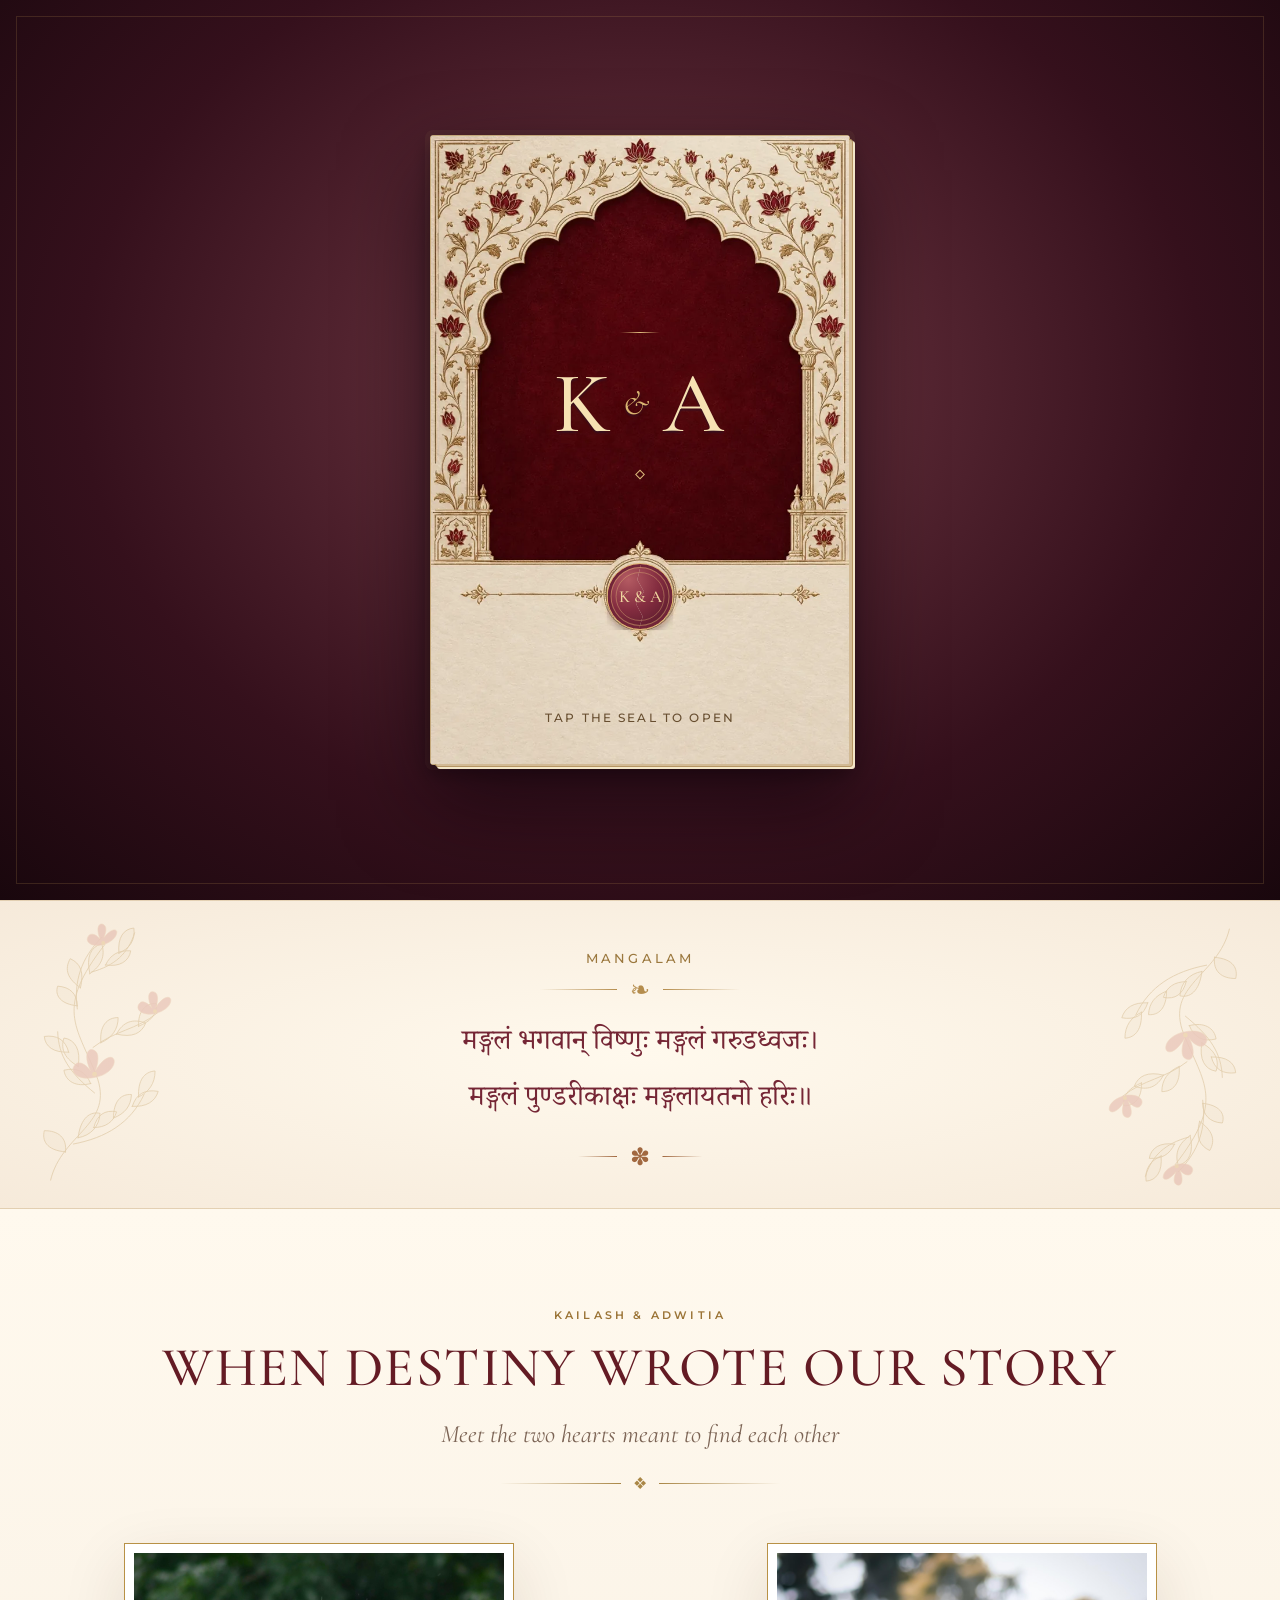
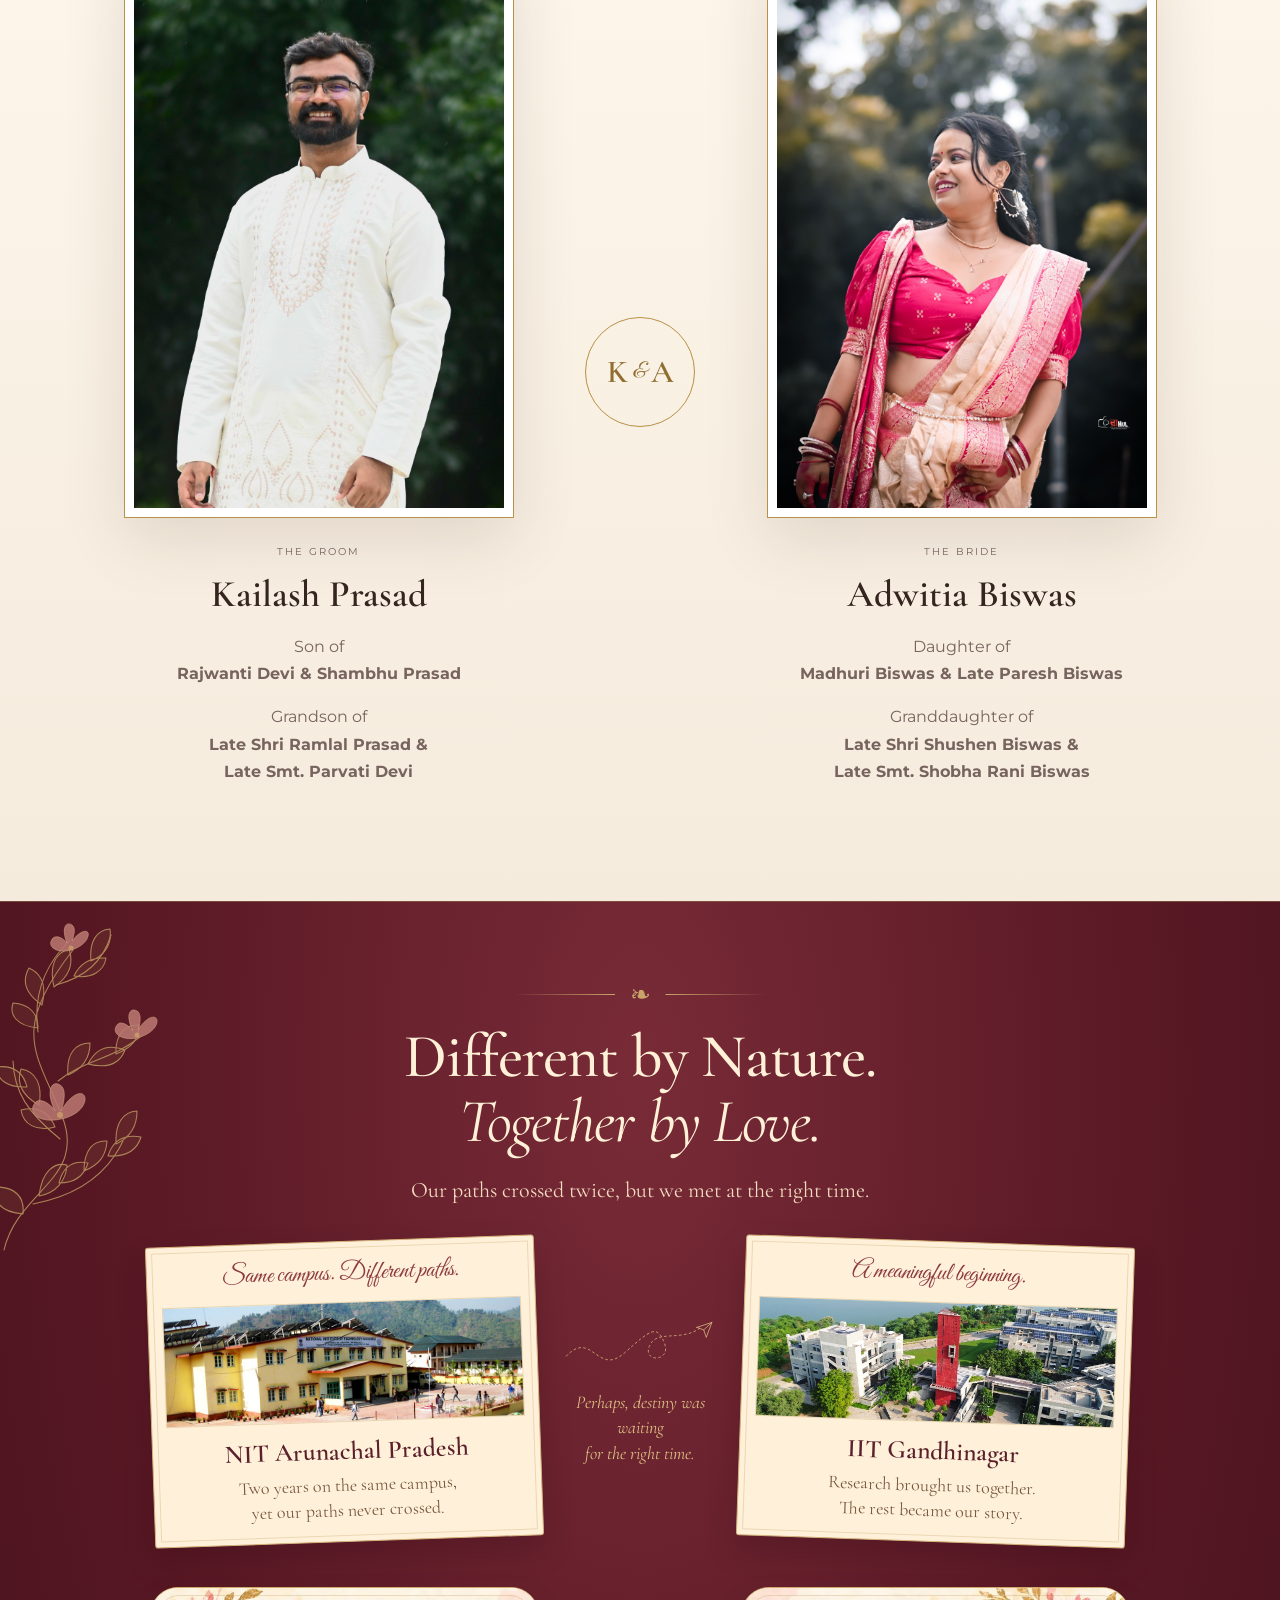
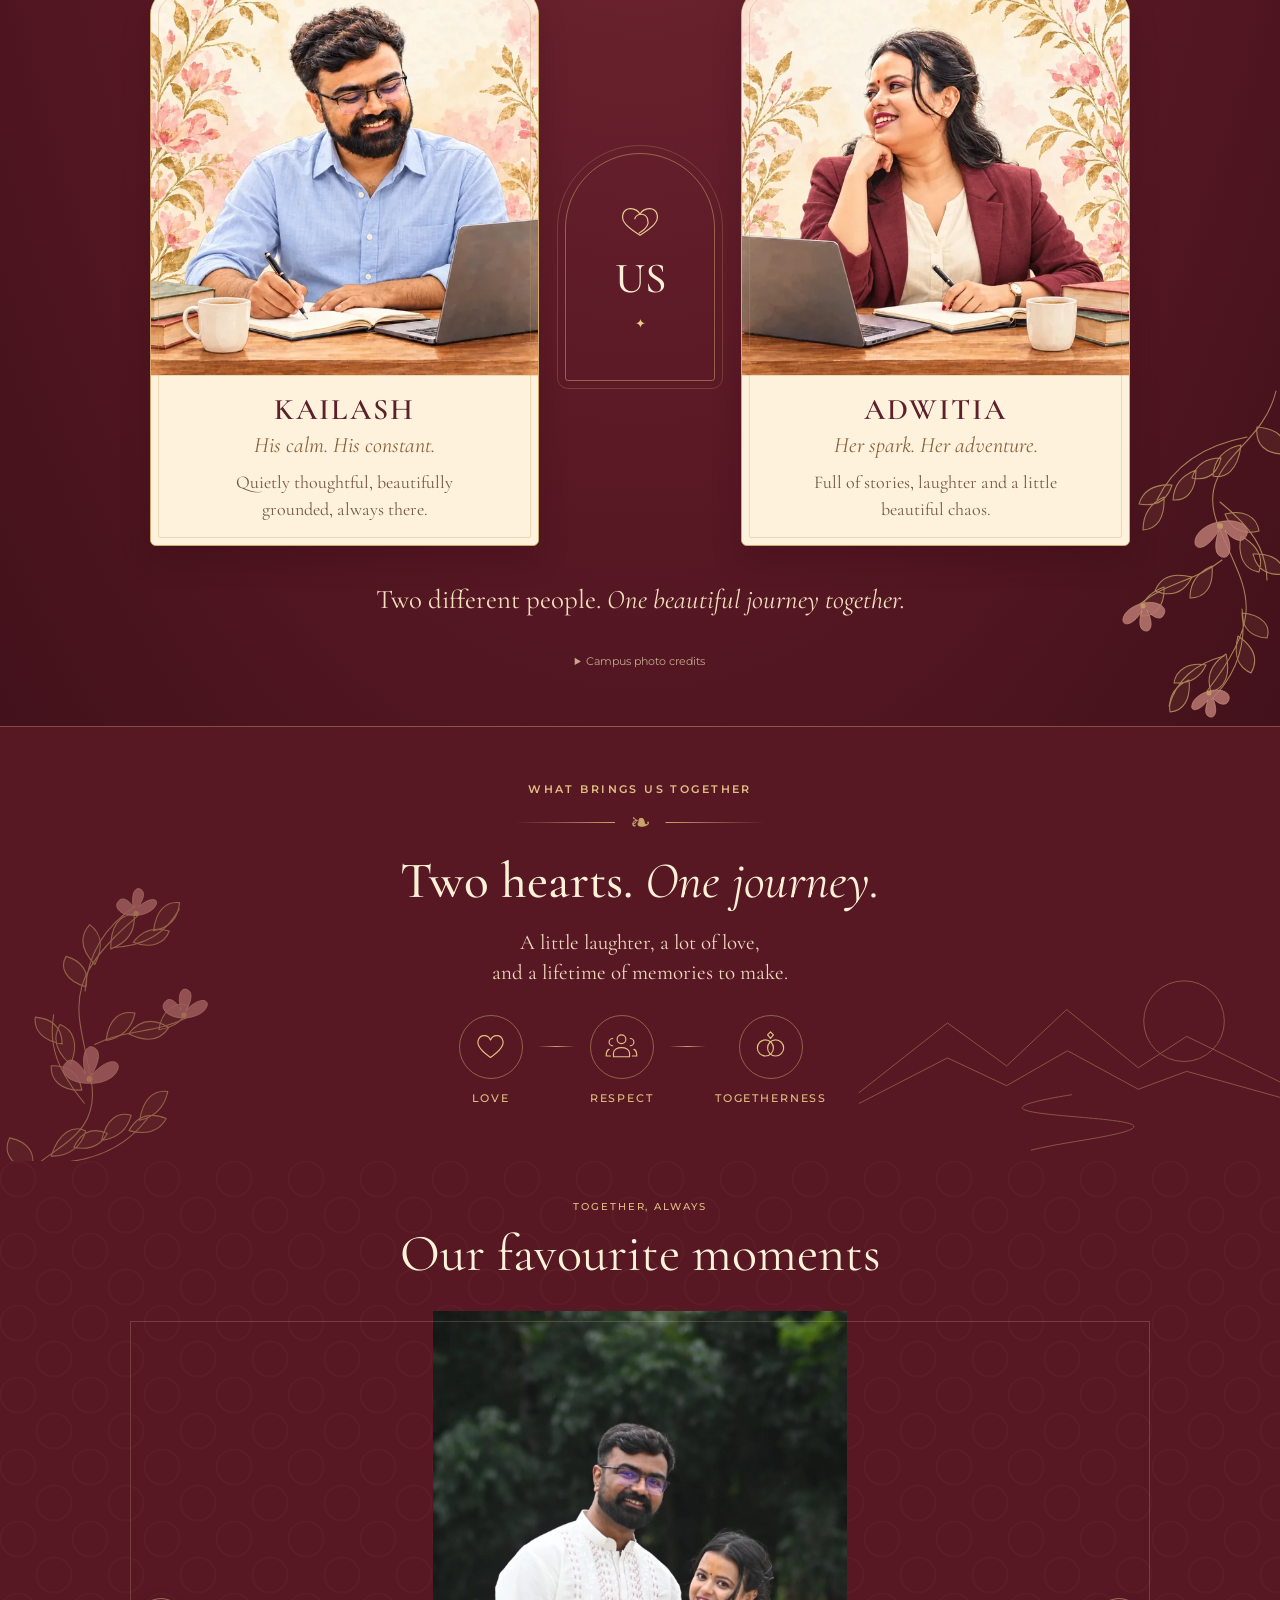
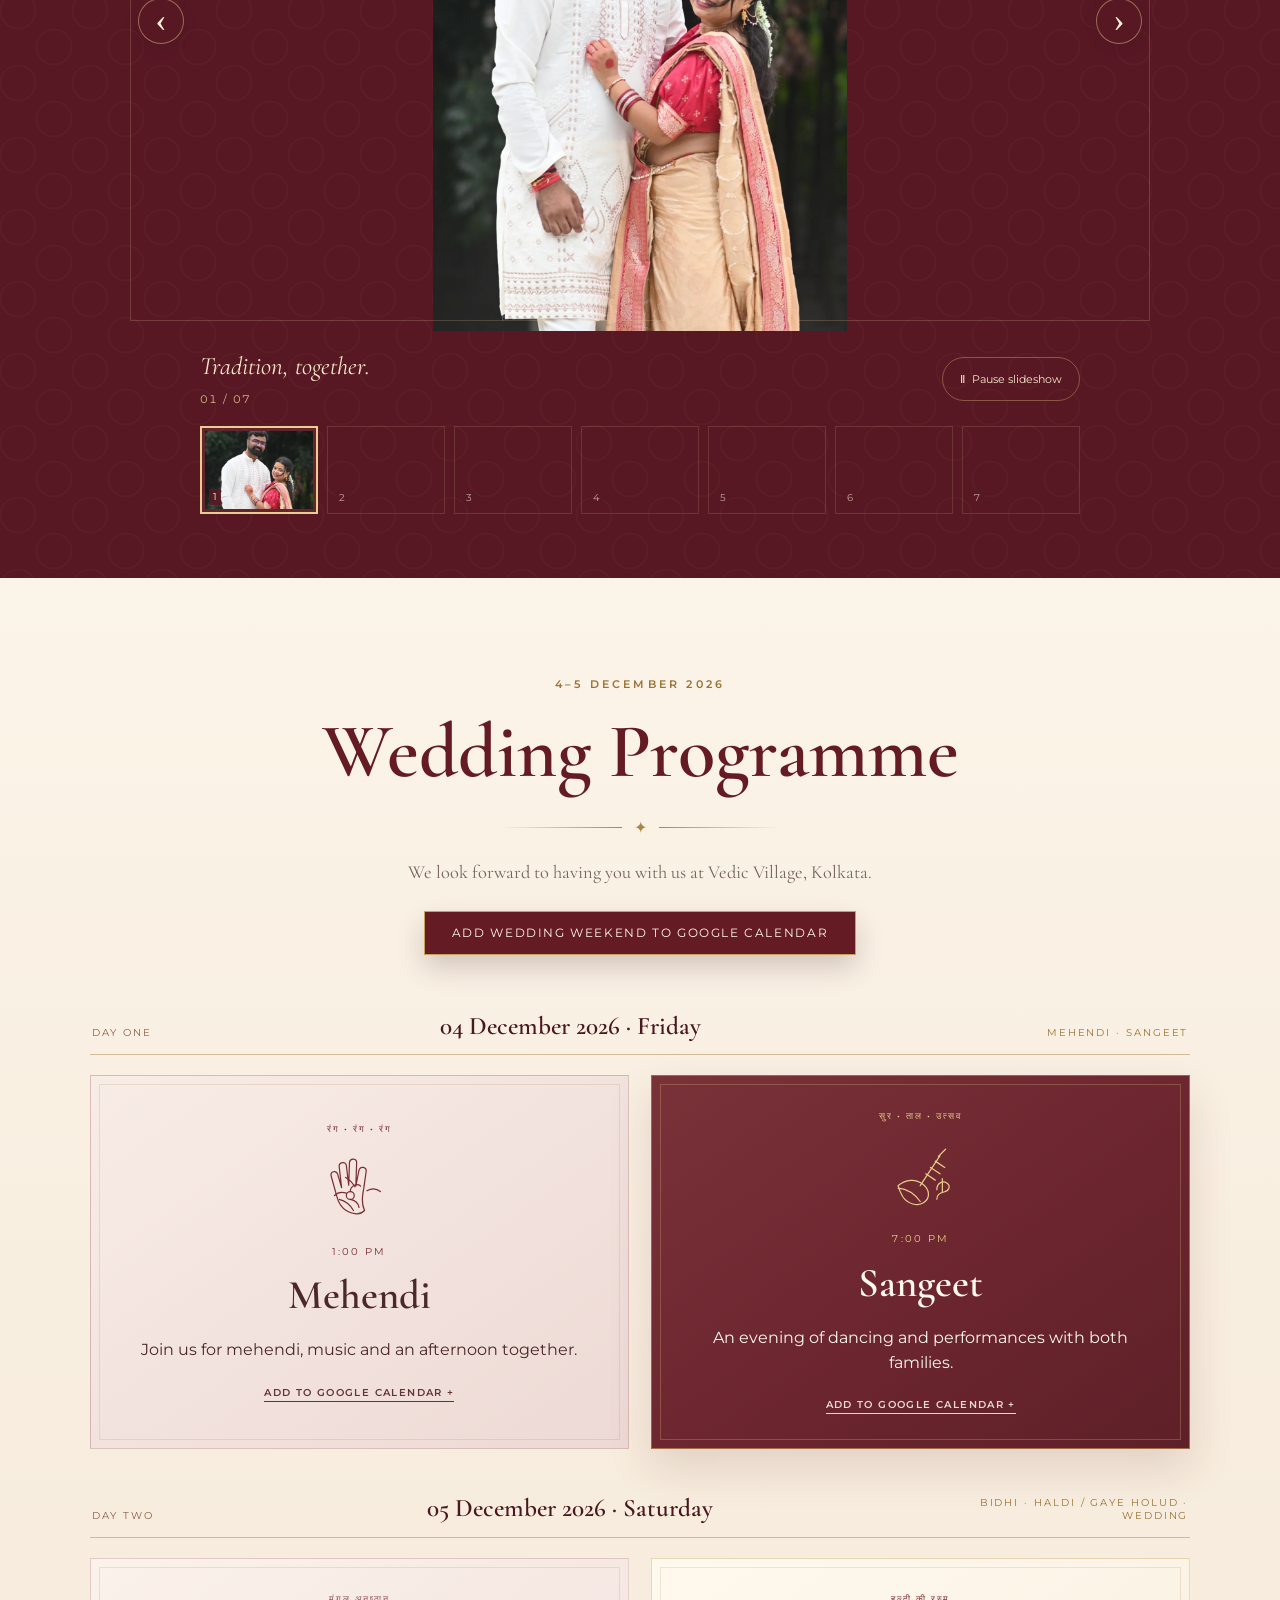
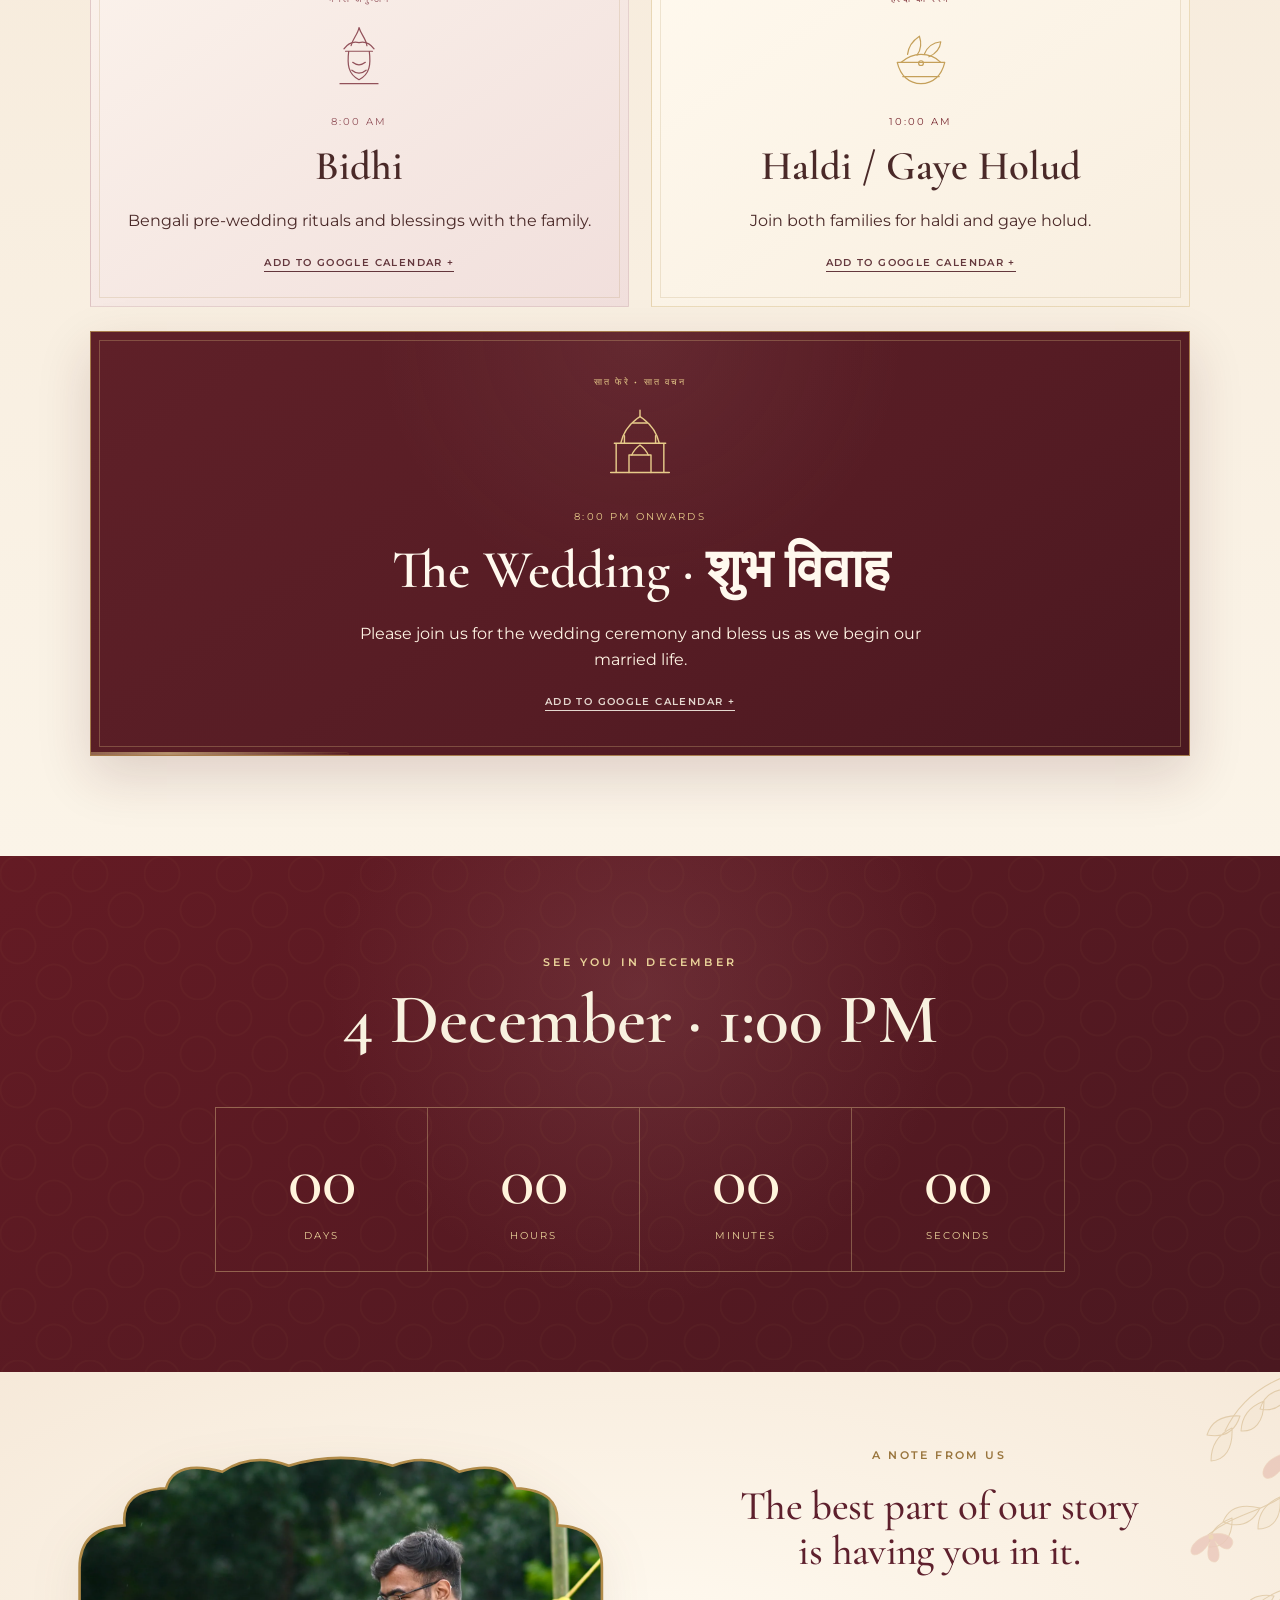
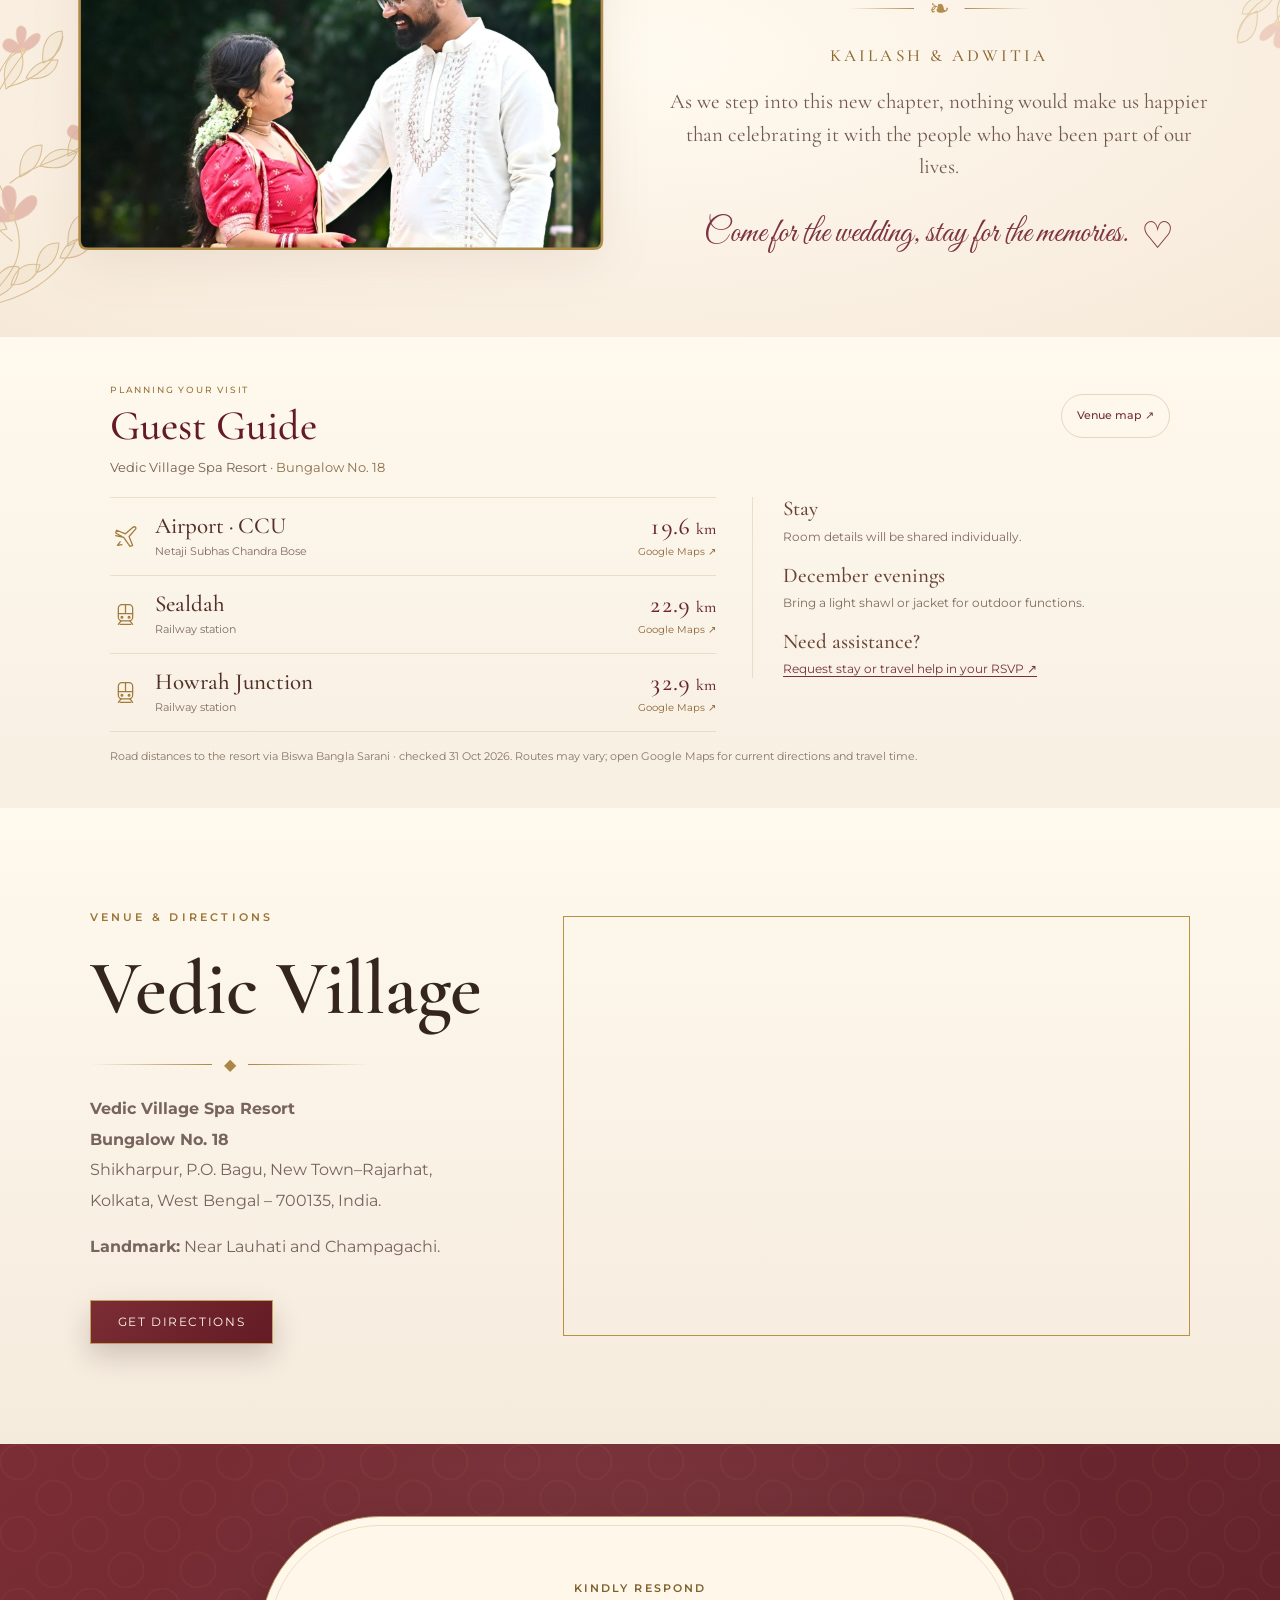
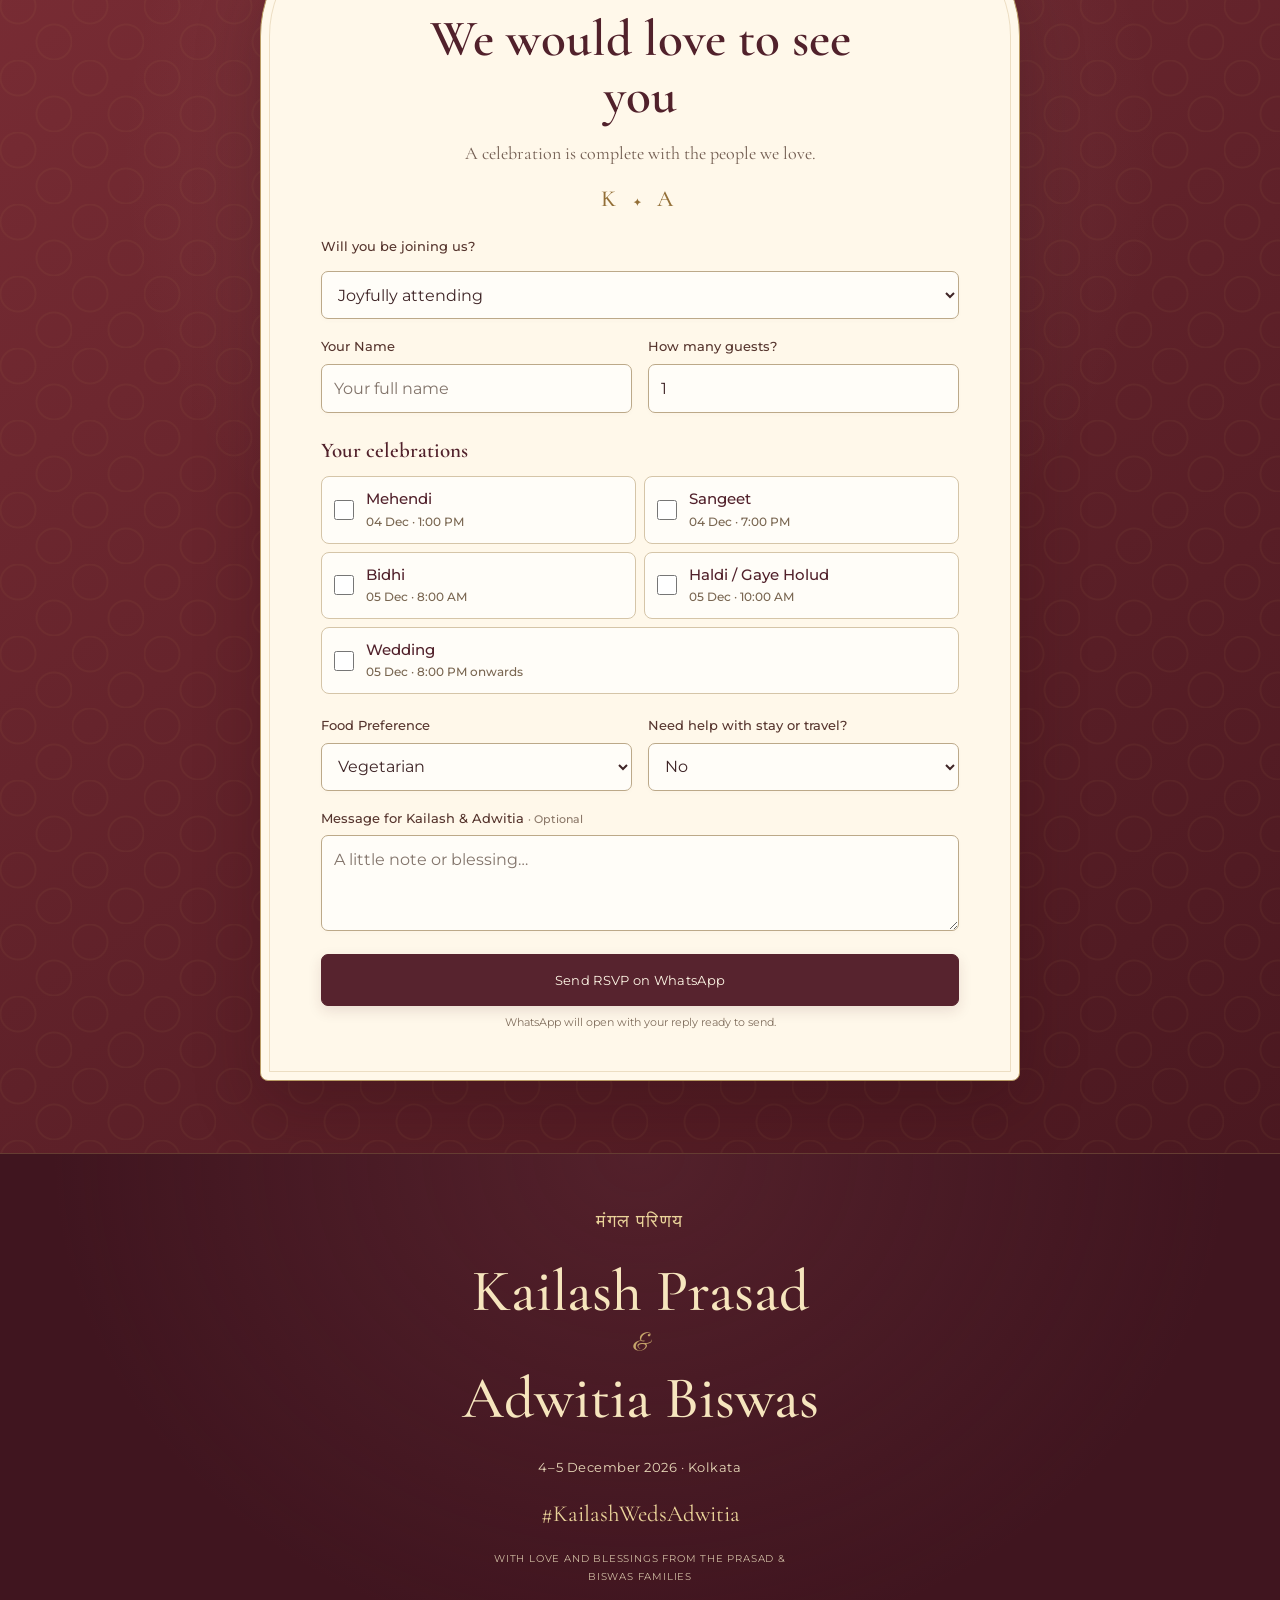
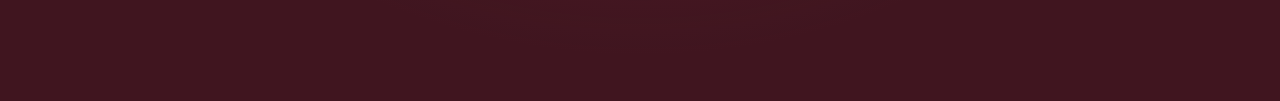
<file: groom/index.html>
<!DOCTYPE html>

<html lang="en">
<head>
<meta charset="utf-8"/>
<meta content="width=device-width, initial-scale=1.0" name="viewport"/>
<meta content="#641B24" name="theme-color"/>
<meta content="A royal Bihar–Bengal wedding celebration at Vedic Village, Kolkata · 4–5 December 2026." name="description"/>
<title>Kailash &amp; Adwitia · 4–5 December 2026 · Vedic Village, Kolkata</title>
<link href="styles.css?v=gallery7" rel="stylesheet"/>
<meta content="website" property="og:type"/><meta content="Kailash &amp; Adwitia" property="og:title"/><meta content="4–5 December 2026 · Vedic Village, Kolkata" property="og:description"/><meta content="https://kailashprasad.com/wedding-invitation/groom/" property="og:url"/><meta content="https://kailashprasad.com/wedding-invitation/groom/assets/wedding-preview-groom-v1.jpg" property="og:image"/><meta content="Kailash &amp; Adwitia — 4–5 December 2026 — Vedic Village, Kolkata" property="og:image:alt"/><meta content="summary_large_image" name="twitter:card"/><meta content="Kailash &amp; Adwitia · 4–5 December 2026" name="twitter:title"/><meta content="From Champaran to Bengal, with love — Vedic Village, Kolkata." name="twitter:description"/><meta content="https://kailashprasad.com/wedding-invitation/groom/assets/wedding-preview-groom-v1.jpg" name="twitter:image"/><link href="https://kailashprasad.com/wedding-invitation/groom/" rel="canonical"/><link href="assets/favicon.svg?v=ka2" rel="icon" type="image/svg+xml"/><link fetchpriority="low" as="image" href="assets/fast/palace-desktop.webp" media="(min-width: 901px), (orientation: landscape)" rel="preload" type="image/webp"/><link fetchpriority="low" as="image" href="assets/fast/palace-mobile.webp" media="(max-width: 900px) and (orientation: portrait)" rel="preload" type="image/webp"/><meta content="https://kailashprasad.com/wedding-invitation/groom/assets/wedding-preview-groom-v1.jpg" property="og:image:secure_url"/><meta content="image/jpeg" property="og:image:type"/><meta content="1080" property="og:image:width"/><meta content="1080" property="og:image:height"/><link rel="stylesheet" href="wow.css?v=groom-first2"/><link rel="preload" as="image" fetchpriority="high" href="assets/fast/cover.webp"/><link href="destiny.css?v=speed1" rel="stylesheet"/><link href="welcome.css?v=two-lines1" rel="stylesheet"/><noscript><style>body.locked{overflow:auto}.gate{display:none!important}body.locked .page-music-toggle{display:none!important}.reveal-on-scroll{opacity:1;transform:none}</style></noscript><link rel="preload" as="font" href="assets/fast/invitation-serif.woff2" type="font/woff2" crossorigin="anonymous"/><link rel="stylesheet" href="cinematic.css?v=guest-guide1"/></head>
<body class="locked cover-closed"><a class="skip-link" href="#page">Skip to invitation</a><div aria-hidden="true" id="petals"></div>
<button aria-label="Play background music" class="page-music-toggle" id="pageMusicToggle" type="button">♪ Play Music</button><audio id="bgMusic" loop="" preload="none" playsinline="">
<source src="assets/fast/music.mp3" type="audio/mpeg"/>
</audio>
<section class="gate" id="invitationGate" aria-label="Wedding invitation cover"><div class="gate-content"><button class="royal-btn" id="openInvitation" type="button">Open our invitation</button></div></section>
<main id="page"><div aria-hidden="true" class="story-thread"><svg preserveaspectratio="none" viewbox="0 0 100 1000"><path d="M52 0 C15 90,88 145,48 230 S20 370,55 455 S88 600,45 690 S18 835,55 1000" id="threadPath"></path></svg></div>
<section class="hero section welcome-hero" id="home" aria-labelledby="welcome-title">
<picture class="welcome-art" aria-hidden="true"><source media="(max-width: 900px) and (orientation: portrait)" srcset="assets/fast/palace-mobile.webp" type="image/webp"/><img src="assets/fast/palace-desktop.webp" width="1672" height="941" alt="" fetchpriority="low" decoding="async"/></picture>
<div class="welcome-text-veil" aria-hidden="true"></div>
<nav class="welcome-navigation" aria-label="Invitation navigation"><a href="#home" aria-current="location">Home</a><a href="#our-story">Our Story</a><a href="#events">Wedding Programme</a><a href="#venue">Venue</a><a href="#gallery">Gallery</a><a href="#rsvp">RSVP</a></nav>
<div class="welcome-content">
<p class="welcome-invitation">With the blessings of our families</p>
<h1 class="welcome-names" id="welcome-title" tabindex="-1"><span>Kailash Prasad</span><em>&amp;</em><span>Adwitia Biswas</span></h1>
<div class="welcome-flourish names-flourish" aria-hidden="true"><span>❧</span></div>
<p class="welcome-message">We would love to have you with us<br class="welcome-desktop-break"/> as our forever begins.</p>
<div class="welcome-dates" aria-label="Wedding celebrations on Friday 4 and Saturday 5 December 2026">
<div><span class="welcome-weekday">Friday</span><strong>04</strong><span>December 2026</span></div>
<i aria-hidden="true"><b>◆</b></i>
<div><span class="welcome-weekday">Saturday</span><strong>05</strong><span>December 2026</span></div>
</div>
<p class="welcome-venue"><svg viewBox="0 0 24 28" aria-hidden="true"><path d="M12 27S2 15 2 10a10 10 0 0 1 20 0c0 5-10 17-10 17Z"/><circle cx="12" cy="10" r="3.5"/></svg><span>Vedic Village Spa Resort<br/><b>Bungalow No. 18</b></span></p>
<div class="welcome-actions"><a class="welcome-button welcome-primary" href="#events"><svg viewBox="0 0 26 26" aria-hidden="true"><rect x="3" y="5" width="20" height="18" rx="2"/><path d="M8 2v6M18 2v6M3 11h20M8 15h1M13 15h1M18 15h1M8 19h1M13 19h1"/></svg><span>Wedding Programme</span></a><a class="welcome-button welcome-secondary" href="#rsvp"><svg viewBox="0 0 26 26" aria-hidden="true"><path d="M3 5h20v16H3ZM3 5l10 9L23 5M3 21l7-9M23 21l-7-9"/></svg><span>RSVP</span></a></div>
</div>
</section>
<section class="royal-blessing section" id="mangalam" aria-labelledby="blessing-title">
<p class="welcome-kicker" id="blessing-title">Mangalam</p>
<div class="welcome-flourish" aria-hidden="true"><span>❧</span></div>
<p class="welcome-shloka" lang="sa"><span class="shloka-line">मङ्गलं भगवान् विष्णुः मङ्गलं गरुडध्वजः।</span><span class="shloka-line">मङ्गलं पुण्डरीकाक्षः मङ्गलायतनो हरिः॥</span></p>
<div class="welcome-flourish welcome-flower" aria-hidden="true"><span>✽</span></div>
</section>
<section class="couple-section section ivory" id="two-hearts">
<div class="section-heading reveal-on-scroll">
<p class="eyebrow dark">Kailash &amp; Adwitia</p>
<h2>When destiny wrote our story</h2>
<p class="hearts-subtitle">Meet the two hearts meant to find each other</p>
<div class="gold-divider dark"><span>❖</span></div>
</div>
<div class="couple-grid">
<article class="person-card reveal-on-scroll">
<div class="portrait groom"><img alt="Portrait of Kailash in an ivory embroidered kurta" decoding="async" loading="lazy" src="assets/portraits/kailash-september-2026.jpg"/></div>
<p class="small-label">The Groom</p>
<h3>Kailash Prasad</h3>
<p>Son of<br/><strong>Rajwanti Devi &amp; Shambhu Prasad</strong></p>
<p class="grandparents">Grandson of<br/><strong>Late Shri Ramlal Prasad &amp;<br/>Late Smt. Parvati Devi</strong></p>
</article>
<div class="couple-monogram reveal-on-scroll"><span>K</span><b>&amp;</b><span>A</span></div>
<article class="person-card reveal-on-scroll">
<div class="portrait bride"><img alt="Portrait of Adwitia in a traditional Bengali saree" decoding="async" loading="lazy" src="assets/portraits/adwitia-september-2026.jpg"/></div>
<p class="small-label">The Bride</p>
<h3>Adwitia Biswas</h3>
<p>Daughter of<br/><strong>Madhuri Biswas &amp; Late Paresh Biswas</strong></p>
<p class="grandparents">Granddaughter of<br/><strong>Late Shri Shushen Biswas &amp;<br/>Late Smt. Shobha Rani Biswas</strong></p>
</article>
</div>
</section><section class="destiny-chapter section" id="our-story" aria-labelledby="destiny-title">
<div class="destiny-heading reveal-on-scroll">
<div class="chapter-flourish" aria-hidden="true"><span>❧</span></div>
<h2 id="destiny-title">Different by Nature.<br/><em>Together by Love.</em></h2>
<p class="destiny-intro">Our paths crossed twice, but we met at the right time.</p>
</div>
<div class="campus-journey reveal-on-scroll" aria-label="Our paths, from NIT Arunachal Pradesh to IIT Gandhinagar">
<figure class="campus-postcard campus-nit">
<p class="postcard-kicker">Same campus. Different paths.</p>
<img src="assets/campuses/nit-arunachal-yupia.jpg" alt="NIT Arunachal Pradesh’s former campus in Yupia, photographed in 2015" width="900" height="300" loading="lazy" decoding="async"/>
<figcaption><h3>NIT Arunachal Pradesh</h3><p>Two years on the same campus,<br/>yet our paths never crossed.</p></figcaption>
</figure>
<div class="campus-connection" aria-hidden="true"><svg viewBox="0 0 240 100" fill="none"><path class="journey-trail" d="M2 61C43 18 52 94 95 56S147 10 159 40s-35 32-24 5 49-7 80-28"/><path class="journey-plane" d="m211 15 24-8-9 24-4-12-11-4Zm11 4 13-12"/></svg><span>Perhaps, destiny was waiting<br/>for the right time.</span></div>
<figure class="campus-postcard campus-iit">
<p class="postcard-kicker">A meaningful beginning.</p>
<img src="assets/campuses/iit-gandhinagar.jpg" alt="Aerial photograph of the IIT Gandhinagar campus" width="3836" height="1927" loading="lazy" decoding="async"/>
<figcaption><h3>IIT Gandhinagar</h3><p>Research brought us together.<br/>The rest became our story.</p></figcaption>
</figure>
</div>
<div class="destiny-pair reveal-on-scroll">
<article class="destiny-person destiny-kailash">
<div class="destiny-illustration illustration-kailash" role="img" aria-label="Caricature of Kailash studying and writing at his desk, based on his portrait"></div>
<div class="destiny-caption"><h3>Kailash</h3><p>His calm. His constant.</p><p class="person-detail">Quietly thoughtful, beautifully grounded, always there.</p></div>
</article>
<div class="destiny-us" aria-label="Us"><svg viewBox="0 0 64 50" aria-hidden="true"><path d="M32 42C15 31 7 24 9 15 12 3 27 5 32 14 37 5 52 3 55 15 57 24 49 31 32 42Z"/><path d="M25 20c3-8 14-8 17 0 3 8-4 15-11 19"/></svg><span>Us</span><i aria-hidden="true">✦</i></div>
<article class="destiny-person destiny-adwitia">
<div class="destiny-illustration illustration-adwitia" role="img" aria-label="Caricature of Adwitia studying beside her laptop and smiling towards Kailash, based on her portrait"></div>
<div class="destiny-caption"><h3>Adwitia</h3><p>Her spark. Her adventure.</p><p class="person-detail">Full of stories, laughter and a little beautiful chaos.</p></div>
</article>
</div>
<p class="destiny-signoff reveal-on-scroll">Two different people. <em>One beautiful journey together.</em></p>
<details class="campus-credits"><summary>Campus photo credits</summary><p>NIT Yupia: <a href="https://commons.wikimedia.org/wiki/File:NIT_Arunachal_Pradesh.jpg" target="_blank" rel="noopener">Shakkeerpadathakayil</a> · <a href="https://creativecommons.org/publicdomain/zero/1.0/" target="_blank" rel="noopener">CC0</a>.<br/>IIT Gandhinagar: <a href="https://commons.wikimedia.org/wiki/File:IITGN.jpg" target="_blank" rel="noopener">Jmanjaly</a> · <a href="https://creativecommons.org/licenses/by-sa/4.0/" target="_blank" rel="noopener">CC BY-SA 4.0</a>. IIT photograph resized; both displayed in fitted frames.</p></details>
</section>
<section class="alignment-chapter section" aria-labelledby="alignment-title">
<svg class="alignment-landscape" viewBox="0 0 500 230" fill="none" aria-hidden="true"><circle cx="365" cy="85" r="45"/><path d="m2 165 99-78 66 48 67-63 80 65 54-35 129 63M2 177l99-51 66 31 68-39 79 43 54-20 129 36M240 167c-180 29 143 20 53 43-28 7-67 11-99 19"/></svg>
<div class="alignment-inner reveal-on-scroll">
<p class="eyebrow">What brings us together</p>
<div class="chapter-flourish" aria-hidden="true"><span>❧</span></div>
<h2 id="alignment-title">Two hearts. <em>One journey.</em></h2>
<p class="alignment-note">A little laughter, a lot of love,<br class="desktop-break"/> and a lifetime of memories to make.</p>
<ul class="shared-values" aria-label="Our shared values">
<li><span class="value-icon"><svg viewBox="0 0 48 48" aria-hidden="true"><path d="M24 39C11 30 5 23 7 16 10 6 21 8 24 15 27 8 38 6 41 16 43 23 37 30 24 39Z"/></svg></span><span>Love</span></li>
<li><span class="value-icon"><svg viewBox="0 0 48 48" aria-hidden="true"><circle cx="24" cy="14" r="6"/><path d="M13 38v-5c0-10 22-10 22 0v5ZM12 13a5 5 0 0 0 0 10M36 13a5 5 0 0 1 0 10M7 28c-3 1-4 4-4 9h6M41 28c3 1 4 4 4 9h-6"/></svg></span><span>Respect</span></li>
<li><span class="value-icon"><svg viewBox="0 0 48 48" aria-hidden="true"><circle cx="17" cy="26" r="11"/><circle cx="31" cy="26" r="11"/><path d="m20 8 4-4 4 4-4 5Z"/></svg></span><span>Togetherness</span></li>
</ul>
</div>
</section>
<section class="gallery section photo-slideshow" id="gallery" aria-labelledby="gallery-title" aria-roledescription="carousel">
<div class="album-shell"><div class="album-heading"><p class="eyebrow">Together, always</p><h2 id="gallery-title">Our favourite moments</h2></div>
<div class="album-stage"><button class="album-open" type="button" aria-label="View photo 1 of 7 full screen"><span class="album-slide is-active" data-caption="Tradition, together." aria-hidden="false"><img src="assets/gallery/traditional-portrait.webp" alt="Kailash and Adwitia together in traditional attire" width="1200" height="1800" loading="lazy" decoding="async" draggable="false"/></span><span class="album-slide" data-caption="Somewhere along the way." aria-hidden="true"><img src="assets/gallery/doorway-moment.webp" alt="Kailash and Adwitia sharing a cheerful doorway moment" width="1350" height="1800" loading="lazy" decoding="async" draggable="false"/></span><span class="album-slide" data-caption="A little laughter, a lot of love." aria-hidden="true"><img src="assets/gallery/traditional-candid.webp" alt="Kailash and Adwitia sharing a candid moment in traditional attire" width="1350" height="1800" loading="lazy" decoding="async" draggable="false"/></span><span class="album-slide" data-caption="Places became memories." aria-hidden="true"><img src="assets/gallery/riverside-trip-v1.webp" alt="Kailash and Adwitia together beside the river" width="1600" height="1066" loading="lazy" decoding="async" draggable="false"/></span><span class="album-slide" data-caption="Before the forever." aria-hidden="true"><img src="assets/gallery/spring-laugh.webp" alt="Kailash and Adwitia laughing together beneath spring blossoms" width="1200" height="1800" loading="lazy" decoding="async" draggable="false"/></span><span class="album-slide" data-caption="Our favourite kind of moment." aria-hidden="true"><img src="assets/gallery/cafe-moment-v1.webp" alt="Kailash and Adwitia smiling together in a cosy cafe" width="1200" height="1600" loading="lazy" decoding="async" draggable="false"/></span><span class="album-slide" data-caption="A little sunshine, together." aria-hidden="true"><img src="assets/gallery/sunshine-together-v1.webp" alt="Kailash and Adwitia together in yellow traditional attire beside palm trees" width="1200" height="1600" loading="lazy" decoding="async" draggable="false"/></span></button><button class="album-arrow album-prev" type="button" aria-label="Previous photograph">‹</button><button class="album-arrow album-next" type="button" aria-label="Next photograph">›</button></div>
<div class="album-controls" hidden><div class="album-caption-row"><div><p class="album-caption-text">Tradition, together.</p><span class="album-count">01 / 07</span></div><button class="album-toggle" type="button" aria-pressed="true">Pause slideshow</button></div>
<div class="album-thumbnails" role="group" aria-label="Choose any photograph"><button class="album-thumb" type="button" aria-label="Show photo 1: Tradition, together." aria-pressed="true"><img src="assets/gallery/traditional-portrait.webp" alt="" width="1200" height="1800" loading="lazy" decoding="async" draggable="false"/><span class="album-thumb-number" aria-hidden="true">1</span></button><button class="album-thumb" type="button" aria-label="Show photo 2: Somewhere along the way." aria-pressed="false"><img src="assets/gallery/doorway-moment.webp" alt="" width="1350" height="1800" loading="lazy" decoding="async" draggable="false"/><span class="album-thumb-number" aria-hidden="true">2</span></button><button class="album-thumb" type="button" aria-label="Show photo 3: A little laughter, a lot of love." aria-pressed="false"><img src="assets/gallery/traditional-candid.webp" alt="" width="1350" height="1800" loading="lazy" decoding="async" draggable="false"/><span class="album-thumb-number" aria-hidden="true">3</span></button><button class="album-thumb" type="button" aria-label="Show photo 4: Places became memories." aria-pressed="false"><img src="assets/gallery/riverside-trip-v1.webp" alt="" width="1600" height="1066" loading="lazy" decoding="async" draggable="false"/><span class="album-thumb-number" aria-hidden="true">4</span></button><button class="album-thumb" type="button" aria-label="Show photo 5: Before the forever." aria-pressed="false"><img src="assets/gallery/spring-laugh.webp" alt="" width="1200" height="1800" loading="lazy" decoding="async" draggable="false"/><span class="album-thumb-number" aria-hidden="true">5</span></button><button class="album-thumb" type="button" aria-label="Show photo 6: Our favourite kind of moment." aria-pressed="false"><img src="assets/gallery/cafe-moment-v1.webp" alt="" width="1200" height="1600" loading="lazy" decoding="async" draggable="false"/><span class="album-thumb-number" aria-hidden="true">6</span></button><button class="album-thumb" type="button" aria-label="Show photo 7: A little sunshine, together." aria-pressed="false"><img src="assets/gallery/sunshine-together-v1.webp" alt="" width="1200" height="1600" loading="lazy" decoding="async" draggable="false"/><span class="album-thumb-number" aria-hidden="true">7</span></button></div></div><span class="album-status" aria-live="polite"></span></div>
</section>
<section class="events section ivory" id="events">
<div class="section-heading reveal-on-scroll">
<p class="eyebrow dark">4–5 December 2026</p>
<h2>Wedding Programme</h2>
<div class="gold-divider dark"><span>✦</span></div>
<p class="section-note">We look forward to having you with us at Vedic Village, Kolkata.</p>
<a class="royal-btn weekend-calendar-link" href="https://calendar.google.com/calendar/render?action=TEMPLATE&amp;text=Wedding%20weekend%20%C2%B7%20Kailash%20%26%20Adwitia&amp;dates=20261204%2F20261206&amp;ctz=Asia%2FKolkata&amp;location=Vedic%20Village%20Spa%20Resort%2C%20Bungalow%20No.%2018%2C%20Shikharpur%2C%20P.O.%20Bagu%2C%20New%20Town%E2%80%93Rajarhat%2C%20Kolkata%2C%20West%20Bengal%20%E2%80%93%20700135%2C%20India&amp;details=Kailash%20%26%20Adwitia%20%C2%B7%20Wedding%20celebrations%0A%0AAll%20ceremony%20times%20are%20in%20Kolkata%20(IST).%0A4%20December%202026%0A1%3A00%20PM%20%E2%80%94%20Mehendi%0A7%3A00%20PM%20%E2%80%94%20Sangeet%0A%0A5%20December%202026%0A8%3A00%20AM%20%E2%80%94%20Bidhi%0A10%3A00%20AM%20%E2%80%94%20Haldi%20%2F%20Gaye%20Holud%0A8%3A00%20PM%20onwards%20%E2%80%94%20Wedding%20(until%201%3A00%20AM%20on%206%20December)%0A%0AThis%20is%20a%20weekend%20overview.%20Use%20the%20individual%20ceremony%20links%20in%20the%20invitation%20to%20add%20separate%20events." target="_blank" rel="noopener">Add wedding weekend to Google Calendar</a>
</div>
<div class="day-divider reveal-on-scroll">
<span>Day One</span>
<strong>04 December 2026 · Friday</strong>
<em>Mehendi · Sangeet</em>
</div>
<div class="event-grid">
<article class="event-card mehendi-card reveal-on-scroll"><div class="event-kicker">रंग • रंग • रंग</div><div class="event-icon">❋</div><p class="small-label">1:00 PM</p><h3>Mehendi</h3><p>Join us for mehendi, music and an afternoon together.</p><a class="calendar-link js-calendar" data-description="Join us for mehendi, music and an afternoon together." data-end="20261204T160000" data-start="20261204T130000" data-title="Mehendi · Kailash &amp; Adwitia" href="https://calendar.google.com/calendar/render?action=TEMPLATE&amp;text=Mehendi+%C2%B7+Kailash+%26+Adwitia&amp;dates=20261204T073000Z%2F20261204T103000Z&amp;ctz=Asia%2FKolkata&amp;location=Vedic+Village+Spa+Resort%2C+Bungalow+No.+18%2C+Shikharpur%2C+P.O.+Bagu%2C+New+Town%E2%80%93Rajarhat%2C+Kolkata%2C+West+Bengal+%E2%80%93+700135%2C+India&amp;details=Join+us+for+mehendi%2C+music+and+an+afternoon+together.%0A%0AKailash+%26+Adwitia+%C2%B7+4%E2%80%935+December+2026" target="_blank" rel="noopener">Add to Google Calendar +</a></article>
<article class="event-card feature sangeet-card reveal-on-scroll"><div class="event-kicker">सुर • ताल • उत्सव</div><div class="event-icon">♫</div><p class="small-label">7:00 PM</p><h3>Sangeet</h3><p>An evening of dancing and performances with both families.</p><a class="calendar-link js-calendar" data-description="An evening of dancing and performances with both families." data-end="20261204T230000" data-start="20261204T190000" data-title="Sangeet · Kailash &amp; Adwitia" href="https://calendar.google.com/calendar/render?action=TEMPLATE&amp;text=Sangeet+%C2%B7+Kailash+%26+Adwitia&amp;dates=20261204T133000Z%2F20261204T173000Z&amp;ctz=Asia%2FKolkata&amp;location=Vedic+Village+Spa+Resort%2C+Bungalow+No.+18%2C+Shikharpur%2C+P.O.+Bagu%2C+New+Town%E2%80%93Rajarhat%2C+Kolkata%2C+West+Bengal+%E2%80%93+700135%2C+India&amp;details=An+evening+of+dancing+and+performances+with+both+families.%0A%0AKailash+%26+Adwitia+%C2%B7+4%E2%80%935+December+2026" target="_blank" rel="noopener">Add to Google Calendar +</a></article>
</div>
<div class="day-divider second reveal-on-scroll">
<span>Day Two</span>
<strong>05 December 2026 · Saturday</strong>
<em>Bidhi · Haldi / Gaye Holud · Wedding</em>
</div>
<div class="event-grid">
<article class="event-card bidhi-card reveal-on-scroll"><div class="event-kicker" lang="hi">मंगल अनुष्ठान</div><div class="event-icon">✦</div><p class="small-label">8:00 AM</p><h3>Bidhi</h3><p>Bengali pre-wedding rituals and blessings with the family.</p><a class="calendar-link js-calendar" data-description="Bengali pre-wedding rituals and blessings with the family." data-end="20261205T093000" data-start="20261205T080000" data-title="Bidhi · Kailash &amp; Adwitia" href="https://calendar.google.com/calendar/render?action=TEMPLATE&amp;text=Bidhi+%C2%B7+Kailash+%26+Adwitia&amp;dates=20261205T023000Z%2F20261205T040000Z&amp;ctz=Asia%2FKolkata&amp;location=Vedic+Village+Spa+Resort%2C+Bungalow+No.+18%2C+Shikharpur%2C+P.O.+Bagu%2C+New+Town%E2%80%93Rajarhat%2C+Kolkata%2C+West+Bengal+%E2%80%93+700135%2C+India&amp;details=Bengali+pre-wedding+rituals+and+blessings+with+the+family.%0A%0AKailash+%26+Adwitia+%C2%B7+4%E2%80%935+December+2026" target="_blank" rel="noopener">Add to Google Calendar +</a></article>
<article class="event-card feature haldi-card reveal-on-scroll"><div class="event-kicker" lang="hi">हल्दी की रस्म</div><div class="event-icon">☀</div><p class="small-label">10:00 AM</p><h3>Haldi / Gaye Holud</h3><p>Join both families for haldi and gaye holud.</p><a class="calendar-link js-calendar" data-description="Join both families for haldi and gaye holud." data-end="20261205T120000" data-start="20261205T100000" data-title="Haldi / Gaye Holud · Kailash &amp; Adwitia" href="https://calendar.google.com/calendar/render?action=TEMPLATE&amp;text=Haldi+%2F+Gaye+Holud+%C2%B7+Kailash+%26+Adwitia&amp;dates=20261205T043000Z%2F20261205T063000Z&amp;ctz=Asia%2FKolkata&amp;location=Vedic+Village+Spa+Resort%2C+Bungalow+No.+18%2C+Shikharpur%2C+P.O.+Bagu%2C+New+Town%E2%80%93Rajarhat%2C+Kolkata%2C+West+Bengal+%E2%80%93+700135%2C+India&amp;details=Join+both+families+for+haldi+and+gaye+holud.%0A%0AKailash+%26+Adwitia+%C2%B7+4%E2%80%935+December+2026" target="_blank" rel="noopener">Add to Google Calendar +</a></article>
<article class="event-card wedding-feature reveal-on-scroll"><div class="event-kicker" lang="hi">सात फेरे • सात वचन</div><div class="event-icon">♔</div><p class="small-label">8:00 PM onwards</p><h3>The Wedding · शुभ विवाह</h3><p>Please join us for the wedding ceremony and bless us as we begin our married life.</p><a class="calendar-link js-calendar" data-description="Please join us for the wedding ceremony and bless us as we begin our married life." data-end="20261206T010000" data-start="20261205T200000" data-title="Wedding · Kailash &amp; Adwitia" href="https://calendar.google.com/calendar/render?action=TEMPLATE&amp;text=Wedding+%C2%B7+Kailash+%26+Adwitia&amp;dates=20261205T143000Z%2F20261205T193000Z&amp;ctz=Asia%2FKolkata&amp;location=Vedic+Village+Spa+Resort%2C+Bungalow+No.+18%2C+Shikharpur%2C+P.O.+Bagu%2C+New+Town%E2%80%93Rajarhat%2C+Kolkata%2C+West+Bengal+%E2%80%93+700135%2C+India&amp;details=Please+join+us+for+the+wedding+ceremony+and+bless+us+as+we+begin+our+married+life.%0A%0AKailash+%26+Adwitia+%C2%B7+4%E2%80%935+December+2026" target="_blank" rel="noopener">Add to Google Calendar +</a></article>
</div>
</section>
<section class="countdown-section section">
<div class="reveal-on-scroll">
<p class="eyebrow">See you in December</p>
<h2>4 December · 1:00 PM</h2>
<div class="countdown" data-date="2026-12-04T13:00:00+05:30" id="countdown">
<div><strong id="days">00</strong><span>Days</span></div><div><strong id="hours">00</strong><span>Hours</span></div><div><strong id="minutes">00</strong><span>Minutes</span></div><div><strong id="seconds">00</strong><span>Seconds</span></div>
</div>
</div>
</section>
<section class="story section ivory note-chapter" id="a-note-from-us" aria-labelledby="note-title">
<div class="note-layout">
<div class="note-portrait reveal-on-scroll">
<svg viewBox="0 0 640 470" role="img" aria-labelledby="note-photo-title"><title id="note-photo-title">Kailash and Adwitia sharing a quiet moment together</title><defs><clipPath id="note-arch"><path d="M18 450V135Q18 88 70 86Q65 45 118 43Q128 9 183 24Q218 1 260 17Q320 -1 380 17Q422 1 457 24Q512 9 522 43Q575 45 570 86Q622 88 622 135V450Q622 460 612 460H28Q18 460 18 450Z"/></clipPath></defs><image href="assets/story-couple.webp" x="18" y="0" width="604" height="460" preserveAspectRatio="xMidYMid slice" clip-path="url(#note-arch)"/><path d="M18 450V135Q18 88 70 86Q65 45 118 43Q128 9 183 24Q218 1 260 17Q320 -1 380 17Q422 1 457 24Q512 9 522 43Q575 45 570 86Q622 88 622 135V450Q622 460 612 460H28Q18 460 18 450Z" fill="none" stroke="#b18b49" stroke-width="3"/></svg>
</div>
<div class="note-copy reveal-on-scroll">
<p class="eyebrow dark">A note from us</p>
<h2 id="note-title">The best part of our story<br/> is having you in it.</h2>
<div class="chapter-flourish" aria-hidden="true"><span>❧</span></div>
<p class="note-names">Kailash &amp; Adwitia</p>
<p class="note-message">As we step into this new chapter, nothing would make us happier than celebrating it with the people who have been part of our lives.</p>
<p class="note-signature">Come for the wedding,<br class="mobile-break"/> stay for the memories. <span aria-hidden="true">♡</span></p>
</div>
</div>
</section>
<section class="guest-guide section ivory-soft compact-guest-guide" id="guest-guide" aria-labelledby="guest-guide-title">
<div class="compact-guide-wrap">
<div class="compact-guide-heading"><div><p class="eyebrow dark">Planning your visit</p><h2 id="guest-guide-title">Guest Guide</h2></div><a class="guide-map-link" href="https://www.google.com/maps?cid=13233575439673241858" target="_blank" rel="noopener">Venue map ↗</a></div>
<p class="guide-destination">Vedic Village Spa Resort <span>· Bungalow No. 18</span></p>
<div class="compact-guide-body"><div class="arrival-routes" aria-label="Travel routes to the resort"><a class="arrival-route" href="https://www.google.com/maps/dir/?api=1&amp;origin=Netaji+Subhas+Chandra+Bose+International+Airport%2C+Kolkata&amp;destination=Vedic+Village+Spa+Resort%2C+Shikharpur+P.O%2C+Bagu%2C+Newtown%2C+Sikharpur%2C+Kolkata%2C+West+Bengal+700135%2C+India&amp;travelmode=driving" target="_blank" rel="noopener" aria-label="Google Maps driving directions from Netaji Subhas Chandra Bose International Airport, Kolkata to Vedic Village Spa Resort"><span class="arrival-icon"><svg viewBox="0 0 28 28" aria-hidden="true"><path d="m3 13 9 2 7 10 3-1-4-10 7-8c2-2-1-4-3-2l-8 7L4 7 3 10l7 4M8 20l-3 4 5-1"/></svg></span><span class="arrival-name"><strong>Airport · CCU</strong><small>Netaji Subhas Chandra Bose</small></span><span class="arrival-distance"><strong>19.6 <span>km</span></strong><small>Google Maps ↗</small></span></a><a class="arrival-route" href="https://www.google.com/maps/dir/?api=1&amp;origin=Sealdah+Railway+Station%2C+Kolkata&amp;destination=Vedic+Village+Spa+Resort%2C+Shikharpur+P.O%2C+Bagu%2C+Newtown%2C+Sikharpur%2C+Kolkata%2C+West+Bengal+700135%2C+India&amp;travelmode=driving" target="_blank" rel="noopener" aria-label="Google Maps driving directions from Sealdah Railway Station, Kolkata to Vedic Village Spa Resort"><span class="arrival-icon"><svg viewBox="0 0 28 28" aria-hidden="true"><rect x="6" y="3" width="16" height="18" rx="4"/><path d="M6 13h16M14 3v10M9 21l-3 4M19 21l3 4M8 25h12"/><circle cx="10" cy="17" r="1"/><circle cx="18" cy="17" r="1"/></svg></span><span class="arrival-name"><strong>Sealdah</strong><small>Railway station</small></span><span class="arrival-distance"><strong>22.9 <span>km</span></strong><small>Google Maps ↗</small></span></a><a class="arrival-route" href="https://www.google.com/maps/dir/?api=1&amp;origin=Howrah+Junction+Railway+Station%2C+Howrah&amp;destination=Vedic+Village+Spa+Resort%2C+Shikharpur+P.O%2C+Bagu%2C+Newtown%2C+Sikharpur%2C+Kolkata%2C+West+Bengal+700135%2C+India&amp;travelmode=driving" target="_blank" rel="noopener" aria-label="Google Maps driving directions from Howrah Junction Railway Station, Howrah to Vedic Village Spa Resort"><span class="arrival-icon"><svg viewBox="0 0 28 28" aria-hidden="true"><rect x="6" y="3" width="16" height="18" rx="4"/><path d="M6 13h16M14 3v10M9 21l-3 4M19 21l3 4M8 25h12"/><circle cx="10" cy="17" r="1"/><circle cx="18" cy="17" r="1"/></svg></span><span class="arrival-name"><strong>Howrah Junction</strong><small>Railway station</small></span><span class="arrival-distance"><strong>32.9 <span>km</span></strong><small>Google Maps ↗</small></span></a></div>
<aside class="guest-essentials" aria-label="Stay, weather and assistance"><div class="guest-essential"><h3>Stay</h3><p>Room details will be shared individually.</p></div><div class="guest-essential"><h3>December evenings</h3><p>Bring a light shawl or jacket for outdoor functions.</p></div><div class="guest-essential"><h3>Need assistance?</h3><p><a href="#rsvp">Request stay or travel help in your RSVP ↗</a></p></div></aside></div>
<p class="guide-route-note">Road distances to the resort via Biswa Bangla Sarani · checked 31 Oct 2026. Routes may vary; open Google Maps for current directions and travel time.</p>
</div></section>
<section class="venue section ivory" id="venue">
<div class="venue-wrap">
<div class="venue-copy reveal-on-scroll"><p class="eyebrow dark">Venue &amp; directions</p><h2>Vedic Village</h2><div class="gold-divider dark left"><span>◆</span></div><p><strong>Vedic Village Spa Resort</strong><br/><strong>Bungalow No. 18</strong><br/>Shikharpur, P.O. Bagu, New Town–Rajarhat,<br/>Kolkata, West Bengal – 700135, India.</p><p><strong>Landmark:</strong> Near Lauhati and Champagachi.</p><a class="royal-btn dark-btn" href="https://www.google.com/maps/search/?api=1&amp;query=Vedic%20Village%20Spa%20Resort%2C%20Shikharpur%2C%20P.O.%20Bagu%2C%20Rajarhat%2C%20Kolkata%2C%20West%20Bengal%20700135%2C%20India" rel="noopener" target="_blank">Get Directions</a></div>
<div class="venue-map reveal-on-scroll"><iframe loading="lazy" referrerpolicy="no-referrer-when-downgrade" src="https://www.google.com/maps?q=Vedic%20Village%20Spa%20Resort%2C%20Shikharpur%2C%20P.O.%20Bagu%2C%20Rajarhat%2C%20Kolkata%2C%20West%20Bengal%20700135%2C%20India&amp;output=embed" title="Map to Vedic Village Spa Resort, Shikharpur, Rajarhat"></iframe></div>
</div>
</section>
<section class="rsvp section" id="rsvp">
<div class="rsvp-panel reveal-on-scroll">
<p class="eyebrow">Kindly respond</p><h2>We would love to see you</h2><p class="rsvp-note">A celebration is complete with the people we love.</p><div aria-hidden="true" class="rsvp-ornament">K <b>✦</b> A</div>
<form id="rsvpForm"><label class="attendance-label">Will you be joining us?<select id="attendance"><option value="Yes">Joyfully attending</option><option value="No">Unable to attend</option><option value="Unsure">Still making plans</option></select></label>
<div class="field-row"><label>Your Name<input id="guestName" autocomplete="name" placeholder="Your full name" required="" type="text"/></label><label>How many guests?<input id="guestCount" min="1" placeholder="Number of guests" required="" type="number" value="1"/></label></div>
<fieldset class="event-rsvp-group"><legend>Your celebrations</legend><div class="event-choice-grid"><label class="event-choice"><input id="event_mehendi" name="events" type="checkbox" value="Mehendi · 04 Dec · 1:00 PM"/><span><strong>Mehendi</strong><small>04 Dec · 1:00 PM</small></span></label><label class="event-choice"><input id="event_sangeet" name="events" type="checkbox" value="Sangeet · 04 Dec · 7:00 PM"/><span><strong>Sangeet</strong><small>04 Dec · 7:00 PM</small></span></label><label class="event-choice"><input id="event_bidhi" name="events" type="checkbox" value="Bidhi · 05 Dec · 8:00 AM"/><span><strong>Bidhi</strong><small>05 Dec · 8:00 AM</small></span></label><label class="event-choice"><input id="event_haldi" name="events" type="checkbox" value="Haldi / Gaye Holud · 05 Dec · 10:00 AM"/><span><strong>Haldi / Gaye Holud</strong><small>05 Dec · 10:00 AM</small></span></label><label class="event-choice"><input id="event_wedding" name="events" type="checkbox" value="Wedding · 05 Dec · 8:00 PM onwards"/><span><strong>Wedding</strong><small>05 Dec · 8:00 PM onwards</small></span></label></div></fieldset>
<div class="field-row"><label>Food Preference<select id="foodPreference"><option value="Vegetarian">Vegetarian</option><option value="Non-Vegetarian">Non-Vegetarian</option></select></label><label>Need help with stay or travel?<select id="travelHelp"><option value="No">No</option><option value="Yes">Yes</option></select></label></div>
<label>Message for Kailash &amp; Adwitia <span class="optional-label">· Optional</span><textarea id="guestMessage" placeholder="A little note or blessing…" rows="3"></textarea></label>
<div class="form-actions"><button class="royal-btn" type="submit">Send RSVP on WhatsApp</button><span id="formStatus" role="status" aria-live="polite"></span></div>
<p class="rsvp-send-note">WhatsApp will open with your reply ready to send.</p></form>
</div>
</section>
<nav aria-label="Quick navigation" class="mobile-quick-nav"><a href="#events">Programme</a><a href="#venue">Directions</a><a href="#rsvp">RSVP</a></nav>
<footer><div class="heritage-mark" lang="hi"><span>मंगल परिणय</span></div><h2 class="footer-names"><span>Kailash Prasad</span><em>&amp;</em><span>Adwitia Biswas</span></h2><p class="footer-date">4–5 December 2026 · Kolkata</p><p class="hashtag">#KailashWedsAdwitia</p><p class="footer-small">With love and blessings from the Prasad &amp; Biswas families</p></footer>
</main>
<dialog id="lightbox"><button aria-label="Close image" id="closeLightbox">×</button><button aria-label="Previous image" id="prevLightbox">‹</button><button aria-label="Next image" id="nextLightbox">›</button><img alt="" id="lightboxImage"/></dialog>
<script defer src="script.js?v=slideshow2500"></script>
</body>
</html>
</file>
<file: styles.css>
:root{--maroon:#4a0b16;--maroon-2:#27040a;--wine:#6b1422;--gold:#c9a35b;--gold-light:#ead39a;--ivory:#f8f1df;--paper:#fffaf0;--ink:#39231f;--muted:#78645e;--terracotta:#9d4f37;--bengal-red:#9f1730}
*{box-sizing:border-box}html{scroll-behavior:smooth}body{margin:0;background:var(--maroon-2);color:var(--ivory);font-family:"Montserrat",sans-serif;overflow-x:hidden}body.locked{overflow:hidden}img{width:100%;height:100%;object-fit:cover;display:block}button,a{font:inherit}a{color:inherit}.section{position:relative;overflow:hidden}.ivory{background:var(--ivory);color:var(--ink)}.ivory-soft{background:#fbf6ea;color:var(--ink)}
.eyebrow{margin:0 0 14px;text-transform:uppercase;letter-spacing:.3em;font-size:.67rem;font-weight:600;color:var(--gold-light)}.eyebrow.dark{color:#98722f}.section-note{max-width:660px;margin:18px auto 0;color:var(--muted);line-height:1.7;font-family:"Cormorant Garamond",serif;font-size:1.15rem}
.gate{position:fixed;inset:0;z-index:1000;display:grid;place-items:center;text-align:center;background:linear-gradient(rgba(35,2,8,.38),rgba(35,2,8,.88)),radial-gradient(circle at 20% 20%,rgba(201,163,91,.2),transparent 24%),linear-gradient(145deg,#681326,#2b040b);transition:transform 1.1s cubic-bezier(.77,0,.18,1),opacity .8s ease}.gate.opened{transform:translateY(-105%);opacity:.3;pointer-events:none}.gate-pattern,.quote-band:before,.countdown-section:before,.gallery:before,.rsvp:before,.heritage:before{content:"";position:absolute;inset:0;opacity:.08;background-image:radial-gradient(circle at 25% 25%,transparent 0 16px,var(--gold) 17px 18px,transparent 19px),radial-gradient(circle at 75% 75%,transparent 0 16px,var(--gold) 17px 18px,transparent 19px);background-size:72px 72px}.gate-content{position:relative;z-index:2;max-width:820px;padding:36px 24px}.gate h1{font:600 clamp(3rem,10vw,7.5rem)/.85 "Cormorant Garamond",serif;margin:20px 0;color:#fff7e7;text-shadow:0 5px 30px rgba(0,0,0,.35)}.gate h1 span{display:block}.gate h1 em{display:block;font:400 2.6rem "Great Vibes",cursive;color:var(--gold-light);margin:10px}.gate-date{font:500 1rem "Cormorant Garamond",serif;letter-spacing:.15em;text-transform:uppercase}.gate-subline{font:400 1.18rem "Cormorant Garamond",serif;color:#efdfb9;font-style:italic}.heritage-mark{display:flex;align-items:center;justify-content:center;gap:15px;color:var(--gold-light);font-family:"Cormorant Garamond",serif;font-size:1.05rem;letter-spacing:.08em}.heritage-mark b{font-size:.7rem}.royal-btn{margin-top:22px;border:1px solid var(--gold-light);background:linear-gradient(135deg,#c09a50,#8e682e);color:white;padding:14px 27px;text-transform:uppercase;letter-spacing:.14em;font-size:.72rem;cursor:pointer;box-shadow:0 9px 25px rgba(0,0,0,.2);transition:.25s ease;text-decoration:none;display:inline-block}.royal-btn:hover{transform:translateY(-2px);filter:brightness(1.08)}.sound-btn{display:block;margin:18px auto 0;border:0;background:transparent;color:#fff8e7;cursor:pointer;font-size:.8rem}
.gold-divider{display:flex;align-items:center;gap:12px;width:min(280px,65vw);margin:20px auto;color:var(--gold-light)}.gold-divider:before,.gold-divider:after{content:"";height:1px;flex:1;background:linear-gradient(90deg,transparent,currentColor)}.gold-divider:after{background:linear-gradient(90deg,currentColor,transparent)}.gold-divider.dark{color:#aa8746}.gold-divider.left{margin-left:0}.mini-mandala{width:72px;height:72px;margin:0 auto 20px;border:1px solid var(--gold-light);border-radius:50%;position:relative;opacity:.9}.mini-mandala:before,.mini-mandala:after{content:"";position:absolute;inset:9px;border:1px solid var(--gold-light);transform:rotate(45deg)}.mini-mandala:after{inset:18px;border-radius:50%;transform:none}
.hero{min-height:100svh;display:grid;place-items:center;text-align:center;background:radial-gradient(circle at center,rgba(135,35,51,.85),rgba(43,4,11,.98)),linear-gradient(135deg,#6b1322,#35050c);padding:90px 20px}.hero-inner{position:relative;z-index:2;max-width:900px}.script{font:400 clamp(4rem,12vw,8rem) "Great Vibes",cursive;color:var(--gold-light);margin:4px 0 10px}.script span{font-family:"Cormorant Garamond",serif;font-size:.55em}.hero-copy{font:400 clamp(1.05rem,2.6vw,1.45rem)/1.75 "Cormorant Garamond",serif;max-width:700px;margin:20px auto;color:#f9eed8}.weekend-date{display:flex;align-items:center;justify-content:center;gap:22px;margin:34px auto}.weekend-date>div{display:grid;grid-template-columns:auto auto;grid-template-rows:auto auto;align-items:center;column-gap:12px;text-transform:uppercase;font-family:"Cormorant Garamond",serif}.weekend-date strong{grid-row:1/3;font-size:4rem;font-weight:500;color:#fff1d4}.weekend-date span{font-size:.74rem;letter-spacing:.14em;text-align:left}.weekend-date i{width:1px;height:64px;background:rgba(230,206,146,.45)}.venue-line{font-size:.8rem;text-transform:uppercase;letter-spacing:.17em}.hero-actions{display:flex;justify-content:center;align-items:center;gap:22px;flex-wrap:wrap}.text-link{display:inline-block;margin-top:22px;color:var(--gold-light);text-transform:uppercase;letter-spacing:.18em;font-size:.68rem;text-decoration:none}.corner{position:absolute;width:110px;height:110px;border-color:rgba(199,163,90,.4);border-style:solid}.tl{top:26px;left:26px;border-width:1px 0 0 1px}.tr{top:26px;right:26px;border-width:1px 1px 0 0}.bl{bottom:26px;left:26px;border-width:0 0 1px 1px}.br{bottom:26px;right:26px;border-width:0 1px 1px 0}
.section-heading{text-align:center;margin-bottom:50px}.section-heading h2,.countdown-section h2,.venue h2,.rsvp h2{font:600 clamp(2.8rem,6vw,5rem) "Cormorant Garamond",serif;margin:0}.section-heading.light h2{color:#fff4db}.couple-section,.events,.story,.venue,.guest-guide,.heritage{padding:100px 7vw}.couple-grid{max-width:1100px;margin:auto;display:grid;grid-template-columns:1fr 130px 1fr;align-items:center;gap:28px}.person-card{text-align:center}.portrait{aspect-ratio:4/5;max-width:390px;margin:auto;border:1px solid #b89145;padding:9px;background:#fff}.small-label{text-transform:uppercase;letter-spacing:.2em;font-size:.65rem;color:#a17d3e;margin-top:25px}.person-card h3,.event-card h3,.heritage-card h3,.guide-card h3{font:600 2.35rem "Cormorant Garamond",serif;margin:7px 0}.person-card p{line-height:1.7;color:var(--muted)}.couple-monogram{width:110px;height:110px;margin:auto;border:1px solid #b89145;border-radius:50%;display:flex;align-items:center;justify-content:center;gap:5px;font:600 2rem "Cormorant Garamond",serif;color:#906e32}.couple-monogram b{font:400 1.4rem "Great Vibes",cursive}
.heritage{background:linear-gradient(145deg,#661221,#32050c);text-align:center}.heritage>*{position:relative;z-index:2}.heritage-intro{max-width:820px;margin:-14px auto 50px;font:400 1.3rem/1.8 "Cormorant Garamond",serif;color:#efe0c1}.heritage-grid{max-width:1100px;margin:auto;display:grid;grid-template-columns:1fr 180px 1fr;gap:28px;align-items:center}.heritage-card{padding:42px 35px;border:1px solid rgba(234,211,154,.35);background:rgba(255,255,255,.035);min-height:310px}.heritage-card p{color:#eadfc9;line-height:1.7}.heritage-card small{color:var(--gold-light);letter-spacing:.09em;line-height:1.7}.heritage-icon{font-size:2.5rem;color:var(--gold-light)}.fusion-seal{width:170px;height:170px;border:1px solid var(--gold);border-radius:50%;display:flex;flex-direction:column;justify-content:center;gap:8px;color:#f4e2b7;font-family:"Cormorant Garamond",serif}.fusion-seal:before,.fusion-seal:after{content:"";position:absolute;inset:10px;border:1px solid rgba(234,211,154,.45);border-radius:50%}.fusion-seal{position:relative}.fusion-seal b{font-size:.85rem;color:var(--gold-light)}.fusion-seal span{font-size:.78rem;text-transform:uppercase;letter-spacing:.14em}
.quote-band,.countdown-section,.gallery,.rsvp{padding:100px 7vw;background:linear-gradient(145deg,#60101e,#36060d);text-align:center}.quote-inner{position:relative;z-index:2;max-width:900px;margin:auto}blockquote{font:400 clamp(2.2rem,5vw,4rem)/1.25 "Cormorant Garamond",serif;margin:20px auto;color:#fff4df}.quote-inner p:last-child{color:var(--gold-light);letter-spacing:.14em}
.day-banner{max-width:1180px;margin:0 auto 20px;padding:20px 24px;border:1px solid #cfb174;display:grid;grid-template-columns:auto 1fr auto;gap:18px;align-items:center;background:#fdf7e9;color:var(--ink)}.day-banner span,.day-banner em{text-transform:uppercase;letter-spacing:.18em;font-size:.64rem;font-style:normal;color:#98722f}.day-banner strong{font:600 1.45rem "Cormorant Garamond",serif;text-align:center}.day-banner.second{margin-top:52px}.event-grid{max-width:1180px;margin:auto;display:grid;grid-template-columns:repeat(2,1fr);gap:24px}.event-card{border:1px solid rgba(144,110,50,.35);padding:42px 34px;background:rgba(255,255,255,.38);text-align:center;position:relative}.event-card.feature{background:#fffaf0;box-shadow:0 18px 50px rgba(80,47,26,.1)}.event-icon{font-size:2.2rem;color:#a17d3e}.event-card p{line-height:1.7;color:var(--muted)}.event-place{font-family:"Cormorant Garamond",serif!important;font-size:1.1rem!important;color:var(--ink)!important}.dress-tag{display:inline-block;margin-top:12px;padding:8px 12px;border:1px solid #cbb078;font-size:.62rem;text-transform:uppercase;letter-spacing:.12em;color:#8c6a31}
.countdown-section>div{position:relative;z-index:2}.countdown{max-width:850px;margin:45px auto 0;display:grid;grid-template-columns:repeat(4,1fr);border:1px solid rgba(230,206,146,.4)}.countdown div{padding:28px 12px;border-right:1px solid rgba(230,206,146,.35)}.countdown div:last-child{border:0}.countdown strong{display:block;font:500 clamp(2.4rem,6vw,4.5rem) "Cormorant Garamond",serif;color:#fff4dc}.countdown span{text-transform:uppercase;letter-spacing:.2em;font-size:.6rem;color:var(--gold-light)}
.story-grid{max-width:1100px;margin:auto;display:grid;grid-template-columns:1.05fr .95fr;gap:60px;align-items:center}.story-image{aspect-ratio:4/5;padding:10px;border:1px solid #b89145;background:#fff}.story-copy{padding-right:3vw}.story-year{font:500 5rem "Cormorant Garamond",serif;color:#c8ae76;opacity:.55}.story-copy h3{font:600 2.1rem/1.25 "Cormorant Garamond",serif;margin:-16px 0 20px}.story-copy p{line-height:1.85;color:var(--muted)}.editable-note{padding-left:16px;border-left:2px solid #c9a35b;font-style:italic}
.guide-grid{max-width:1180px;margin:auto;display:grid;grid-template-columns:repeat(4,1fr);gap:18px}.guide-card{padding:32px 26px;border:1px solid rgba(144,110,50,.28);background:#fffaf0;text-align:center}.guide-card>span{font-size:2rem;color:#9e7939}.guide-card h3{font-size:1.75rem}.guide-card p{color:var(--muted);line-height:1.7;font-size:.9rem}
.gallery{padding-bottom:120px}.gallery .section-heading{position:relative;z-index:2}.gallery-grid{position:relative;z-index:2;max-width:1150px;margin:auto;display:grid;grid-template-columns:repeat(3,1fr);grid-auto-rows:240px;gap:12px}.gallery-item{border:0;padding:0;overflow:hidden;cursor:zoom-in;background:#240308}.gallery-item img{transition:transform .6s ease}.gallery-item:hover img{transform:scale(1.05)}.gallery-item.tall{grid-row:span 2}.gallery-item.wide{grid-column:span 2}
.venue-wrap{max-width:1180px;margin:auto;display:grid;grid-template-columns:.8fr 1.2fr;gap:55px;align-items:center}.venue-copy{text-align:left}.venue-copy p{line-height:1.9;color:var(--muted)}.dark-btn{background:var(--maroon);border-color:var(--maroon);box-shadow:none}.venue-map{height:420px;border:1px solid #b89145;padding:8px}.venue-map iframe{width:100%;height:100%;border:0;filter:sepia(.18)}
.rsvp:before{opacity:.06}.rsvp-panel{position:relative;z-index:2;max-width:900px;margin:auto;border:1px solid rgba(230,206,146,.55);padding:55px;background:rgba(64,5,14,.67);backdrop-filter:blur(7px)}.rsvp-note{font:400 1.2rem "Cormorant Garamond",serif;color:#eadcbd}form{text-align:left;margin-top:30px}.field-row{display:grid;grid-template-columns:1fr 1fr;gap:18px}label{display:block;text-transform:uppercase;letter-spacing:.12em;font-size:.65rem;color:#d8bf89;margin-bottom:18px}input,select,textarea{width:100%;margin-top:8px;padding:14px 12px;border:1px solid rgba(230,206,146,.35);background:rgba(255,255,255,.07);color:#fff;border-radius:0;outline:none}select option{color:#222}textarea{resize:vertical}.form-actions{display:flex;align-items:center;gap:18px}.form-actions .royal-btn{margin-top:0}.form-actions span{font-size:.75rem;color:#e8d6af}
footer{text-align:center;padding:70px 20px;background:#210207;color:#e8d8b9}footer .script{font-size:4rem}.hashtag{color:var(--gold-light);font-family:"Cormorant Garamond",serif;font-size:1.4rem}.footer-small{font-size:.65rem;text-transform:uppercase;letter-spacing:.13em;opacity:.7}
#petals{position:fixed;inset:0;pointer-events:none;z-index:900;overflow:hidden}.petal{position:absolute;top:-40px;width:12px;height:18px;border-radius:100% 0 100% 0;background:linear-gradient(135deg,#f2d7b1,#a11d38);opacity:.75;animation:fall linear forwards}@keyframes fall{to{transform:translate3d(var(--drift),110vh,0) rotate(720deg);opacity:.15}}.reveal-on-scroll{opacity:0;transform:translateY(24px);transition:opacity .8s ease,transform .8s ease}.reveal-on-scroll.visible{opacity:1;transform:none}#lightbox{width:min(94vw,1050px);border:0;padding:0;background:#120104;box-shadow:0 20px 80px #0009}#lightbox::backdrop{background:#000c}#lightbox img{max-height:88vh;object-fit:contain}#closeLightbox{position:absolute;z-index:2;right:10px;top:6px;border:0;background:#0008;color:#fff;width:40px;height:40px;font-size:28px;cursor:pointer}
@media(max-width:900px){.heritage-grid{grid-template-columns:1fr}.fusion-seal{margin:auto}.guide-grid{grid-template-columns:1fr 1fr}.couple-grid{grid-template-columns:1fr}.couple-monogram{order:2}.person-card:nth-child(3){order:3}.event-grid,.story-grid,.venue-wrap{grid-template-columns:1fr}.story-copy{padding:0}.venue-map{height:330px}.gallery-grid{grid-template-columns:1fr 1fr;grid-auto-rows:190px}.gallery-item.wide{grid-column:span 2}.field-row{grid-template-columns:1fr}.rsvp-panel{padding:38px 22px}}
@media(max-width:600px){.couple-section,.events,.story,.venue,.quote-band,.countdown-section,.gallery,.rsvp,.heritage,.guest-guide{padding-left:20px;padding-right:20px}.weekend-date{gap:12px}.weekend-date>div{grid-template-columns:1fr}.weekend-date strong{grid-row:auto;font-size:3rem}.weekend-date span{text-align:center}.weekend-date i{height:54px}.day-banner{grid-template-columns:1fr;text-align:center}.day-banner strong{text-align:center}.guide-grid{grid-template-columns:1fr}.countdown{grid-template-columns:1fr 1fr}.countdown div:nth-child(2){border-right:0}.countdown div:nth-child(-n+2){border-bottom:1px solid rgba(230,206,146,.35)}.gallery-grid{grid-auto-rows:155px}.gate h1{font-size:4rem}.corner{width:55px;height:55px}.form-actions{align-items:flex-start;flex-direction:column}.heritage-card{min-height:0}}
/* Personalised wedding additions */
.wedding-feature{grid-column:1/-1;max-width:760px;width:100%;justify-self:center;background:linear-gradient(145deg,#fffaf0,#f8ecd2);box-shadow:0 18px 50px rgba(80,47,26,.12)}
.guest-guide .guide-grid{grid-template-columns:repeat(5,1fr)}
@media(max-width:1100px){.guest-guide .guide-grid{grid-template-columns:repeat(3,1fr)}}
@media(max-width:700px){.guest-guide .guide-grid{grid-template-columns:1fr}.wedding-feature{grid-column:auto}}
/* Premium 2026 redesign — Golden Thread / Jharokha */
:root{--oxblood:#53101d;--burgundy:#70182a;--champagne:#d4b36b;--pearl:#fbf7ec;--emerald:#173f36}
body{background:#210207}.gate{background:radial-gradient(circle at 50% 38%,rgba(130,31,49,.7),transparent 42%),linear-gradient(145deg,#661225,#250309)}
.jharokha-frame{position:absolute;inset:4.5vh 4vw;border:1px solid rgba(234,211,154,.45);pointer-events:none;z-index:1}.jharokha-frame:before{content:"";position:absolute;left:50%;top:-1px;transform:translateX(-50%);width:min(62vw,560px);height:180px;border:1px solid rgba(234,211,154,.55);border-bottom:0;border-radius:280px 280px 0 0}.jharokha-frame:after{content:"";position:absolute;inset:12px;border:1px solid rgba(234,211,154,.16)}.jharokha-frame i{position:absolute;width:58px;height:58px;border:1px solid rgba(234,211,154,.35);transform:rotate(45deg)}.jharokha-frame i:nth-child(1){left:30px;top:30px}.jharokha-frame i:nth-child(2){right:30px;top:30px}.jharokha-frame i:nth-child(3){left:calc(50% - 29px);bottom:28px}
.gate-content{padding-top:70px}.gate h1{letter-spacing:-.025em}.gate-subline{letter-spacing:.04em}
.golden-thread{position:fixed;z-index:20;left:24px;top:0;height:100vh;width:1px;background:linear-gradient(transparent,var(--champagne) 15%,var(--champagne) 85%,transparent);opacity:.42;pointer-events:none}.golden-thread span{position:absolute;top:46%;left:-4px;width:9px;height:9px;border:1px solid var(--champagne);transform:rotate(45deg);background:#4a0b16}
.hero{background:radial-gradient(ellipse at 50% 30%,rgba(120,27,45,.86),transparent 52%),linear-gradient(160deg,#5a101f,#260309)}.hero:after{content:"";position:absolute;width:min(80vw,900px);height:min(80vw,900px);border:1px solid rgba(212,179,107,.11);border-radius:50%;box-shadow:0 0 0 60px rgba(212,179,107,.025),0 0 0 120px rgba(212,179,107,.018)}
.couple-section{background:linear-gradient(90deg,#f6efdf,#fffaf0 50%,#f6efdf)}.portrait{box-shadow:0 22px 60px rgba(61,33,24,.12);position:relative}.portrait:after{content:"PLACEHOLDER · YOUR PHOTO";position:absolute;left:14px;right:14px;bottom:14px;padding:8px;background:rgba(32,4,8,.58);color:#f3ddb0;font-size:.54rem;letter-spacing:.18em;text-align:center;backdrop-filter:blur(4px)}
.heritage{background:radial-gradient(circle at center,rgba(23,63,54,.28),transparent 35%),linear-gradient(145deg,#5c0e1d,#28040a)}.heritage-arch{position:absolute;top:9%;width:260px;height:520px;border:1px solid rgba(212,179,107,.12);border-radius:140px 140px 0 0}.arch-left{left:-110px}.arch-right{right:-110px}.heritage-card{backdrop-filter:blur(3px)}
.events{background:linear-gradient(180deg,#fbf7ec,#f5eddd)}.event-card{overflow:hidden;transition:transform .35s ease,box-shadow .35s ease}.event-card:hover{transform:translateY(-5px);box-shadow:0 22px 55px rgba(76,43,26,.11)}.event-card:before{content:"";position:absolute;inset:10px;border:1px solid rgba(161,125,62,.15);pointer-events:none}.event-kicker{font:500 .58rem Montserrat,sans-serif;letter-spacing:.22em;text-transform:uppercase;color:#9a7638;margin-bottom:14px}.mehendi-card{background:linear-gradient(145deg,#fffaf0,#f3ead3)}.sangeet-card{background:linear-gradient(145deg,#fff9ed,#f1e8d4)}.bidhi-card{background:linear-gradient(145deg,#fffaf0,#f6eee0)}.haldi-card{background:linear-gradient(145deg,#fff9df,#f5e7bd)}.wedding-feature{background:linear-gradient(145deg,#fffaf0,#f3e5c6);border-color:#b78b3e}.wedding-feature:after{content:"";position:absolute;left:50%;top:-110px;transform:translateX(-50%);width:360px;height:210px;border:1px solid rgba(161,125,62,.16);border-radius:180px 180px 0 0}
.story-placeholder{margin-top:24px;padding:22px;border:1px solid #d4bd8a;background:#fffaf0}.story-placeholder span{text-transform:uppercase;letter-spacing:.2em;font-size:.62rem;color:#9b7636}.story-placeholder p{margin-bottom:0!important;font-family:"Cormorant Garamond",serif;font-size:1.08rem}.story-image{position:relative}.story-image:after{content:"PLACEHOLDER · COUPLE STORY PHOTO";position:absolute;left:20px;right:20px;bottom:20px;padding:9px;background:rgba(32,4,8,.58);color:#f3ddb0;font-size:.54rem;letter-spacing:.18em;text-align:center}
.guest-guide{background:linear-gradient(180deg,#f5eddd,#fbf7ec)}.guide-card{box-shadow:0 10px 35px rgba(70,43,25,.05);transition:.3s}.guide-card:hover{transform:translateY(-4px)}
.gallery{background:radial-gradient(circle at center,rgba(23,63,54,.25),transparent 40%),linear-gradient(145deg,#4d0b17,#250308)}.gallery-item{position:relative}.gallery-item:after{content:"PHOTO PLACEHOLDER";position:absolute;bottom:10px;left:10px;padding:6px 8px;background:#21020799;color:#ead39a;font-size:.48rem;letter-spacing:.16em}
.rsvp{background:radial-gradient(circle at 50% 40%,rgba(23,63,54,.35),transparent 42%),linear-gradient(145deg,#54101d,#250309)}.rsvp-panel{box-shadow:0 30px 90px rgba(0,0,0,.25)}.rsvp-ornament{font:500 1.2rem "Cormorant Garamond",serif;color:var(--champagne);letter-spacing:.25em;margin:18px auto}.rsvp-ornament b{font-size:.65rem}
footer{border-top:1px solid rgba(212,179,107,.25)}
@media(max-width:700px){.golden-thread{left:9px;opacity:.25}.jharokha-frame{inset:16px}.jharokha-frame:before{height:120px;width:75vw}.gate-content{padding-top:50px}.portrait:after,.story-image:after{font-size:.46rem}.heritage-arch{display:none}}

/* Responsive cinematic wedding background — desktop + mobile art direction */
.gate,
.hero {
  background-image:
    linear-gradient(180deg, rgba(25, 3, 7, .18) 0%, rgba(25, 3, 7, .24) 52%, rgba(25, 3, 7, .58) 100%),
    url("assets/fast/palace-desktop.webp");
  background-size: cover;
  background-position: center center;
  background-repeat: no-repeat;
}
.gate::after,
.hero::before {
  content: "";
  position: absolute;
  inset: 0;
  pointer-events: none;
  background: radial-gradient(ellipse at center, rgba(20,2,6,.08) 0%, rgba(20,2,6,.10) 45%, rgba(20,2,6,.35) 100%);
}
.gate-content,
.hero-inner { position: relative; z-index: 3; }
.hero:after { z-index: 1; }

@media (max-width: 768px) {
  .gate,
  .hero {
    background-image:
      linear-gradient(180deg, rgba(25, 3, 7, .12) 0%, rgba(25, 3, 7, .22) 55%, rgba(25, 3, 7, .62) 100%),
      url("assets/fast/palace-mobile.webp");
    background-position: center center;
  }
}

/* ===== 2026 Editorial Heritage Palette Refresh ===== */
:root{
  --pearl-ivory:#F5EBDD;
  --parchment:#E8D5B8;
  --oxblood-new:#641B24;
  --deep-wine:#35151A;
  --champagne-new:#C5A05A;
  --burnished-gold:#9B7436;
  --deep-emerald:#1F4439;
  --muted-sage:#75806B;
  --terracotta-new:#A95745;
  --sindoor:#A43A32;
  --ink-brown:#35251F;
  --warm-white:#FFF9EE;
  --turmeric:#D1A64A;
}

/* Keep the photography cinematic, but create a calm readable text zone. */
.gate,
.hero{
  background-image:
    radial-gradient(ellipse at 50% 45%, rgba(44,19,16,.36) 0%, rgba(44,19,16,.22) 30%, rgba(44,19,16,.06) 54%, transparent 72%),
    linear-gradient(180deg, rgba(28,12,9,.06) 0%, rgba(28,12,9,.09) 50%, rgba(28,12,9,.38) 100%),
    url("assets/fast/palace-desktop.webp");
  background-size:cover;
  background-position:center center;
}
.gate::after,
.hero::before{
  background:radial-gradient(ellipse at center,rgba(40,17,14,.04) 0%,rgba(40,17,14,.05) 48%,rgba(40,17,14,.18) 100%);
}
.gate h1,
.hero .script{color:var(--warm-white);text-shadow:0 2px 8px rgba(28,8,7,.34),0 10px 30px rgba(28,8,7,.18)}
.gate-date,.gate-subline,.hero-copy,.venue-line,.weekend-date{ text-shadow:0 2px 10px rgba(28,8,7,.42) }
.royal-btn{background:var(--oxblood-new);border-color:var(--champagne-new);color:var(--warm-white);box-shadow:0 12px 28px rgba(53,21,26,.2)}
.royal-btn:hover{background:#76242d;filter:none}

/* Pearl-ivory editorial sections */
.couple-section,.story,.venue,.guest-guide{background:linear-gradient(180deg,var(--warm-white),var(--pearl-ivory));color:var(--ink-brown)}
.section-heading h2{color:var(--oxblood-new)}
.eyebrow.dark{color:var(--burnished-gold)}

/* Champaran → Bengal: airy, editorial and culturally differentiated. */
.heritage{
  background:
    linear-gradient(90deg,rgba(169,87,69,.055) 0 49.9%,rgba(164,58,50,.035) 50.1% 100%),
    linear-gradient(180deg,var(--pearl-ivory),#F1E2CB);
  color:var(--ink-brown);
  text-align:center;
}
.heritage:before{
  opacity:.05;
  background-image:
    radial-gradient(circle at 24px 24px,transparent 0 15px,var(--burnished-gold) 16px 17px,transparent 18px),
    radial-gradient(circle at 60px 60px,transparent 0 15px,var(--terracotta-new) 16px 17px,transparent 18px);
  background-size:84px 84px;
}
.heritage .section-heading.light h2{color:var(--oxblood-new)}
.heritage .eyebrow{color:var(--burnished-gold)}
.heritage-intro{color:#5B453C;max-width:880px}
.heritage-arch{border-color:rgba(155,116,54,.15)}
.heritage-grid{gap:34px}
.heritage-card{
  min-height:330px;
  border:1px solid rgba(155,116,54,.3);
  background:rgba(255,249,238,.62);
  box-shadow:0 18px 50px rgba(83,50,35,.06);
  backdrop-filter:none;
}
.heritage-card:first-child{
  background:linear-gradient(145deg,rgba(232,213,184,.96),rgba(245,235,221,.92));
  border-color:rgba(169,87,69,.36);
}
.heritage-card:last-child{
  background:linear-gradient(145deg,rgba(255,249,238,.96),rgba(243,230,215,.96));
  border-color:rgba(164,58,50,.30);
}
.heritage-card h3{color:var(--oxblood-new)}
.heritage-card p{color:#604B43}
.heritage-card small{color:var(--burnished-gold)}
.heritage-card:first-child .heritage-icon{color:var(--terracotta-new)}
.heritage-card:last-child .heritage-icon{color:var(--sindoor)}
.fusion-seal{border-color:var(--champagne-new);color:var(--oxblood-new);background:rgba(255,249,238,.5)}
.fusion-seal:before,.fusion-seal:after{border-color:rgba(197,160,90,.5)}
.fusion-seal b{color:var(--burnished-gold)}

/* Editorial quote: quiet ivory instead of another heavy burgundy slab. */
.quote-band{
  background:var(--warm-white);
  color:var(--ink-brown);
  border-top:1px solid rgba(197,160,90,.26);
  border-bottom:1px solid rgba(197,160,90,.26);
}
.quote-band:before{opacity:.025;background-image:radial-gradient(circle at center,var(--champagne-new) 0 1px,transparent 1.5px);background-size:24px 24px}
.quote-band blockquote{color:var(--oxblood-new);max-width:880px}
.quote-inner p:last-child{color:var(--burnished-gold)}
.quote-band .mini-mandala{border-color:var(--champagne-new)}
.quote-band .mini-mandala:before,.quote-band .mini-mandala:after{border-color:var(--champagne-new)}

/* Celebration chapter: each ritual gets its own restrained colour world. */
.events{background:linear-gradient(180deg,var(--pearl-ivory),var(--warm-white));color:var(--ink-brown)}
.day-banner{background:rgba(255,249,238,.88);border-color:rgba(197,160,90,.55)}
.mehendi-card{background:linear-gradient(145deg,#EEF0E7,#E2E5D9);border-color:rgba(117,128,107,.5)}
.mehendi-card .event-icon,.mehendi-card .event-kicker{color:#66705E}
.sangeet-card{background:linear-gradient(145deg,var(--deep-emerald),#17352E);border-color:rgba(197,160,90,.55);box-shadow:0 20px 60px rgba(31,68,57,.16)}
.sangeet-card h3,.sangeet-card p,.sangeet-card .event-place{color:var(--warm-white)!important}
.sangeet-card .small-label,.sangeet-card .event-icon,.sangeet-card .event-kicker{color:#DFC789}
.sangeet-card .dress-tag{color:#F5EBDD;border-color:rgba(223,199,137,.6)}
.bidhi-card{background:linear-gradient(145deg,#F0DFC4,#E8D5B8);border-color:rgba(169,87,69,.32)}
.bidhi-card .event-icon,.bidhi-card .event-kicker{color:var(--terracotta-new)}
.haldi-card{background:linear-gradient(145deg,#F4E8BC,#E4C66E);border-color:rgba(155,116,54,.38)}
.haldi-card .event-icon,.haldi-card .event-kicker{color:#8D681E}
.wedding-feature{
  background:linear-gradient(145deg,var(--deep-wine),var(--oxblood-new));
  border-color:rgba(197,160,90,.7);
  box-shadow:0 24px 70px rgba(53,21,26,.2);
}
.wedding-feature h3,.wedding-feature p,.wedding-feature .event-place{color:var(--warm-white)!important}
.wedding-feature .small-label,.wedding-feature .event-icon,.wedding-feature .event-kicker{color:#E1C888}
.wedding-feature .dress-tag{color:#F5EBDD;border-color:rgba(225,200,136,.58)}
.event-card:before{border-color:rgba(155,116,54,.18)}

/* The darker chapters now feel intentional instead of repetitive. */
.countdown-section{background:linear-gradient(145deg,var(--deep-wine),#241014)}
.countdown-section:before{opacity:.035}
.gallery{background:radial-gradient(circle at 50% 28%,rgba(31,68,57,.6),transparent 48%),linear-gradient(145deg,#17352E,#241014)}
.rsvp{background:radial-gradient(circle at 50% 28%,rgba(31,68,57,.32),transparent 46%),linear-gradient(145deg,var(--oxblood-new),var(--deep-wine))}
.rsvp-panel{background:rgba(53,21,26,.68);border-color:rgba(197,160,90,.48)}
footer{background:#241014}
.golden-thread{background:linear-gradient(transparent,var(--champagne-new) 15%,var(--champagne-new) 85%,transparent)}
.golden-thread span{border-color:var(--champagne-new);background:var(--oxblood-new)}

@media(max-width:768px){
  .gate,.hero{
    background-image:
      radial-gradient(ellipse at 50% 43%,rgba(44,19,16,.34) 0%,rgba(44,19,16,.18) 34%,rgba(44,19,16,.05) 58%,transparent 76%),
      linear-gradient(180deg,rgba(28,12,9,.04) 0%,rgba(28,12,9,.07) 55%,rgba(28,12,9,.34) 100%),
      url("assets/fast/palace-mobile.webp");
    background-position:center center;
  }
  .heritage{background:linear-gradient(180deg,var(--pearl-ivory),#F1E2CB)}
  .heritage-grid{gap:22px}
  .fusion-seal{width:150px;height:150px}
}

/* ===== Maroon Continuity Refresh — aligned to the cinematic hero ===== */
:root{
  --hero-maroon-deep:#4A1820;
  --hero-maroon:#641B24;
  --hero-burgundy:#7B2D35;
  --hero-rosewood:#92515A;
  --hero-dusty:#B27A7E;
  --hero-blush:#D8B8B5;
  --hero-blush-pale:#E9D5D1;
  --hero-champagne:#C5A05A;
  --hero-ivory:#F5EBDD;
  --hero-warm-white:#FFF9EE;
  --hero-ink:#35251F;
}

/* Previously dark/green chapters return to a single warm maroon family. */
.heritage{
  background:
    radial-gradient(circle at 50% 12%, rgba(216,184,181,.16), transparent 35%),
    linear-gradient(145deg, #7B2D35 0%, #641B24 52%, #561B23 100%);
  color:var(--hero-warm-white);
}
.heritage:before{
  opacity:.055;
  background-image:
    radial-gradient(circle at 24px 24px,transparent 0 15px,var(--hero-champagne) 16px 17px,transparent 18px),
    radial-gradient(circle at 60px 60px,transparent 0 15px,#E8C8C5 16px 17px,transparent 18px);
  background-size:84px 84px;
}
.heritage .section-heading.light h2{color:var(--hero-warm-white)}
.heritage .eyebrow{color:#E6CB8B}
.heritage-intro{color:#F2DED7}
.heritage-card{
  background:rgba(255,249,238,.065);
  border-color:rgba(229,203,139,.35);
  box-shadow:0 18px 55px rgba(62,15,24,.14);
}
.heritage-card:first-child{
  background:linear-gradient(145deg,rgba(146,81,90,.62),rgba(123,45,53,.52));
  border-color:rgba(229,203,139,.34);
}
.heritage-card:last-child{
  background:linear-gradient(145deg,rgba(178,122,126,.34),rgba(123,45,53,.56));
  border-color:rgba(229,203,139,.34);
}
.heritage-card h3{color:var(--hero-warm-white)}
.heritage-card p{color:#F3E3DE}
.heritage-card small{color:#E8CB8A}
.heritage-card:first-child .heritage-icon,
.heritage-card:last-child .heritage-icon{color:#E8CB8A}
.fusion-seal{
  color:var(--hero-warm-white);
  background:rgba(74,24,32,.36);
  border-color:var(--hero-champagne);
}
.fusion-seal b{color:#E8CB8A}
.fusion-seal:before,.fusion-seal:after{border-color:rgba(229,203,139,.46)}

/* Quote remains maroon, but lighter and airier than the original template. */
.quote-band{
  background:
    radial-gradient(circle at 50% 40%, rgba(216,184,181,.20), transparent 42%),
    linear-gradient(145deg,#92515A,#7B2D35);
  color:var(--hero-warm-white);
  border-top:1px solid rgba(197,160,90,.26);
  border-bottom:1px solid rgba(197,160,90,.26);
}
.quote-band blockquote{color:var(--hero-warm-white);text-shadow:0 2px 12px rgba(74,24,32,.16)}
.quote-inner p:last-child{color:#F0D69A}
.quote-band .mini-mandala,
.quote-band .mini-mandala:before,
.quote-band .mini-mandala:after{border-color:#E0BF78}

/* Event cards: colour variation only within the maroon / blush / ivory family. */
.events{background:linear-gradient(180deg,var(--hero-ivory),#FBF2E7);color:var(--hero-ink)}
.mehendi-card{
  background:linear-gradient(145deg,#E9D5D1,#D8B8B5);
  border-color:rgba(123,45,53,.28);
}
.mehendi-card .event-icon,.mehendi-card .event-kicker{color:#7B2D35}
.sangeet-card{
  background:linear-gradient(145deg,#7B2D35,#641B24);
  border-color:rgba(197,160,90,.55);
  box-shadow:0 20px 60px rgba(100,27,36,.15);
}
.sangeet-card h3,.sangeet-card p,.sangeet-card .event-place{color:var(--hero-warm-white)!important}
.sangeet-card .small-label,.sangeet-card .event-icon,.sangeet-card .event-kicker{color:#E7CB8A}
.sangeet-card .dress-tag{color:#F7EBDD;border-color:rgba(231,203,138,.58)}
.bidhi-card{
  background:linear-gradient(145deg,#F3E4DF,#E7C9C7);
  border-color:rgba(146,81,90,.26);
}
.bidhi-card .event-icon,.bidhi-card .event-kicker{color:#92515A}
.haldi-card{
  background:linear-gradient(145deg,#E4C9C5,#CF9EA1);
  border-color:rgba(123,45,53,.30);
}
.haldi-card .event-icon,.haldi-card .event-kicker{color:#7B2D35}
.haldi-card .dress-tag{border-color:rgba(123,45,53,.32);color:#6D3239}
.wedding-feature{
  background:linear-gradient(145deg,#641B24,#4A1820);
  border-color:rgba(197,160,90,.68);
  box-shadow:0 24px 70px rgba(74,24,32,.22);
}

/* Every dramatic full-width chapter stays maroon — never green or black. */
.countdown-section{
  background:
    radial-gradient(circle at 50% 26%,rgba(178,122,126,.20),transparent 42%),
    linear-gradient(145deg,#641B24,#4A1820);
}
.gallery{
  background:
    radial-gradient(circle at 50% 22%,rgba(216,184,181,.15),transparent 44%),
    linear-gradient(145deg,#7B2D35,#5B1C25);
}
.rsvp{
  background:
    radial-gradient(circle at 50% 24%,rgba(216,184,181,.16),transparent 44%),
    linear-gradient(145deg,#7B2D35,#4A1820);
}
.rsvp-panel{
  background:rgba(74,24,32,.58);
  border-color:rgba(197,160,90,.46);
  box-shadow:0 30px 90px rgba(74,24,32,.22);
}
footer{background:linear-gradient(145deg,#5B1C25,#4A1820)}

/* Small dark elements follow the same warm maroon palette. */
.royal-btn{background:linear-gradient(135deg,#7B2D35,#641B24);border-color:var(--hero-champagne)}
.royal-btn:hover{background:linear-gradient(135deg,#8B3D46,#70222C)}
.golden-thread span{background:#641B24}

/* Mobile keeps the same palette and avoids a visually heavy single-tone block. */
@media(max-width:768px){
  .heritage{
    background:
      radial-gradient(circle at 50% 8%,rgba(216,184,181,.14),transparent 32%),
      linear-gradient(180deg,#7B2D35,#641B24 54%,#561B23);
  }
  .heritage-card:first-child{background:linear-gradient(145deg,rgba(178,122,126,.28),rgba(123,45,53,.58))}
  .heritage-card:last-child{background:linear-gradient(145deg,rgba(216,184,181,.18),rgba(123,45,53,.58))}
}

/* ===== Corrected celebrations layout =====
   Explicit two-class selectors intentionally outrank the legacy .event-card.feature rule. */
.events{
  background:linear-gradient(180deg,#F7EDDF 0%,#FBF4E9 52%,#F5E8D9 100%);
}
.events .section-heading{margin-bottom:58px}

.day-divider{
  max-width:1180px;
  margin:0 auto 26px;
  display:grid;
  grid-template-columns:120px 1fr 260px;
  gap:20px;
  align-items:end;
  padding:0 2px 16px;
  border-bottom:1px solid rgba(155,116,54,.42);
  color:#35251F;
}
.day-divider span,
.day-divider em{
  font-family:Montserrat,sans-serif;
  text-transform:uppercase;
  letter-spacing:.20em;
  font-size:.62rem;
  font-style:normal;
  color:#8E5F4F;
}
.day-divider strong{
  font:600 1.62rem/1.1 "Cormorant Garamond",serif;
  text-align:center;
  color:#4A1820;
}
.day-divider em{text-align:right;color:#9B7436}
.day-divider.second{margin-top:64px}

.events .event-grid{
  gap:24px;
  align-items:stretch;
}
.events .event-card{
  min-height:390px;
  display:flex;
  flex-direction:column;
  align-items:center;
  justify-content:center;
  padding:48px 38px;
  border-radius:0;
  box-shadow:none;
}
.events .event-card:before{inset:9px}
.events .event-card h3{font-size:2.65rem;margin:8px 0 12px}
.events .event-card p{max-width:470px;margin-left:auto;margin-right:auto}
.events .event-card .small-label{margin-top:18px}
.events .event-card .event-place{margin-top:10px}
.events .event-card .dress-tag{margin-top:18px}

/* Soft rose-ivory Mehendi */
.events .event-card.mehendi-card{
  background:linear-gradient(145deg,#F1E2DE 0%,#E4C9C6 100%);
  border-color:rgba(123,45,53,.28);
  color:#4A1820;
}
.events .event-card.mehendi-card h3,
.events .event-card.mehendi-card p,
.events .event-card.mehendi-card .event-place{color:#4A2928!important}
.events .event-card.mehendi-card .small-label,
.events .event-card.mehendi-card .event-kicker,
.events .event-card.mehendi-card .event-icon{color:#7B2D35!important}
.events .event-card.mehendi-card .dress-tag{color:#7B2D35;border-color:rgba(123,45,53,.35)}

/* Rich maroon Sangeet — explicit selector fixes old .feature override. */
.events .event-card.sangeet-card,
.events .event-card.feature.sangeet-card{
  background:linear-gradient(145deg,#7B2D35 0%,#641B24 62%,#531922 100%)!important;
  border-color:rgba(197,160,90,.62)!important;
  box-shadow:0 24px 58px rgba(100,27,36,.18)!important;
  color:#FFF9EE;
}
.events .event-card.sangeet-card:before{border-color:rgba(231,203,138,.25)}
.events .event-card.sangeet-card h3,
.events .event-card.sangeet-card p,
.events .event-card.sangeet-card .event-place{color:#FFF9EE!important}
.events .event-card.sangeet-card .small-label,
.events .event-card.sangeet-card .event-kicker,
.events .event-card.sangeet-card .event-icon{color:#E7CB8A!important}
.events .event-card.sangeet-card .dress-tag{color:#FFF4DF!important;border-color:rgba(231,203,138,.62)!important}

/* Very light Bidhi */
.events .event-card.bidhi-card{
  background:linear-gradient(145deg,#FAF1EA 0%,#EED8D5 100%);
  border-color:rgba(146,81,90,.24);
  color:#4A1820;
}
.events .event-card.bidhi-card h3,
.events .event-card.bidhi-card p,
.events .event-card.bidhi-card .event-place{color:#4A2928!important}
.events .event-card.bidhi-card .small-label,
.events .event-card.bidhi-card .event-kicker,
.events .event-card.bidhi-card .event-icon{color:#92515A!important}
.events .event-card.bidhi-card .dress-tag{color:#80505A;border-color:rgba(146,81,90,.32)}

/* Pearl Haldi / Gaye Holud: maroon-led, champagne/turmeric accent only. */
.events .event-card.haldi-card,
.events .event-card.feature.haldi-card{
  background:linear-gradient(145deg,#FFF9EE 0%,#F6ECDD 100%)!important;
  border-color:rgba(197,160,90,.45)!important;
  color:#4A1820;
  box-shadow:none!important;
}
.events .event-card.haldi-card h3,
.events .event-card.haldi-card p,
.events .event-card.haldi-card .event-place{color:#4A2928!important}
.events .event-card.haldi-card .small-label,
.events .event-card.haldi-card .event-kicker{color:#7B2D35!important}
.events .event-card.haldi-card .event-icon{color:#B38635!important}
.events .event-card.haldi-card .dress-tag{color:#7B2D35!important;border-color:rgba(179,134,53,.45)!important}

/* Wedding = visual climax, full row. */
.events .event-card.wedding-feature{
  grid-column:1 / -1;
  min-height:430px;
  margin-top:0;
  background:
    radial-gradient(circle at 50% 12%,rgba(178,122,126,.18),transparent 34%),
    linear-gradient(145deg,#641B24 0%,#4A1820 100%)!important;
  border-color:rgba(197,160,90,.72)!important;
  box-shadow:0 28px 68px rgba(74,24,32,.20)!important;
  color:#FFF9EE;
}
.events .event-card.wedding-feature:before{border-color:rgba(231,203,138,.28)}
.events .event-card.wedding-feature h3{font-size:3.25rem;color:#FFF9EE!important}
.events .event-card.wedding-feature p,
.events .event-card.wedding-feature .event-place{color:#FFF4E4!important}
.events .event-card.wedding-feature .small-label,
.events .event-card.wedding-feature .event-kicker,
.events .event-card.wedding-feature .event-icon{color:#E7CB8A!important}
.events .event-card.wedding-feature .dress-tag{color:#FFF4DF!important;border-color:rgba(231,203,138,.64)!important}

@media(max-width:900px){
  .day-divider{grid-template-columns:1fr;text-align:center;gap:7px;padding-bottom:15px}
  .day-divider strong,.day-divider em{text-align:center}
  .events .event-card{min-height:0;padding:42px 28px}
  .events .event-card.wedding-feature{grid-column:auto;min-height:0}
}

/* === Final events composition refinement === */
.events{
  position:relative;
  z-index:901; /* petals pass behind this chapter so they never cross event copy */
  background:linear-gradient(180deg,#FBF4E8 0%,#F7ECDD 52%,#FBF4E8 100%);
}
.events .event-grid{
  gap:22px;
  align-items:stretch;
}
.events .event-card{
  min-height:330px;
  padding:34px 34px;
  justify-content:center;
  border-width:1px;
}
.events .event-card:before{
  inset:8px;
  border-color:rgba(155,116,54,.16);
}
.events .event-card h3{
  font-size:2.55rem;
  margin:6px 0 9px;
}
.events .event-card p{
  line-height:1.58;
  margin-top:8px;
  margin-bottom:8px;
}
.events .event-card .small-label{margin-top:12px;margin-bottom:4px}
.events .event-card .event-place{margin-top:8px;margin-bottom:5px}
.events .event-card .dress-tag{margin-top:13px}
.events .event-kicker{margin-bottom:10px}
.events .event-icon{font-size:1.95rem}

/* Softer, hero-aligned light cards — warm ivory with only a whisper of wine. */
.events .event-card.mehendi-card{
  background:linear-gradient(145deg,#F8ECE6 0%,#EDD9D5 100%);
  border-color:rgba(123,45,53,.22);
}
.events .event-card.bidhi-card{
  background:linear-gradient(145deg,#FBF2EB 0%,#F1DFDC 100%);
  border-color:rgba(146,81,90,.20);
}
.events .event-card.haldi-card,
.events .event-card.feature.haldi-card{
  background:linear-gradient(145deg,#FFF9EE 0%,#F8EEDF 100%)!important;
  border-color:rgba(197,160,90,.34)!important;
}
.events .event-card.haldi-card .event-icon{color:#C5A05A!important}

/* Sangeet: warm burgundy sampled from the hero textile, not saturated wine. */
.events .event-card.sangeet-card,
.events .event-card.feature.sangeet-card{
  background:linear-gradient(145deg,#7A3239 0%,#6B252E 58%,#5E2028 100%)!important;
  border-color:rgba(197,160,90,.56)!important;
  box-shadow:0 18px 42px rgba(100,27,36,.14)!important;
}

/* Wedding becomes the full-width climax rather than a narrow centered card. */
.events .event-card.wedding-feature{
  grid-column:1 / -1;
  width:100%;
  max-width:none;
  justify-self:stretch;
  min-height:360px;
  padding:44px 56px;
  margin-top:2px;
  background:
    radial-gradient(circle at 50% 0%,rgba(178,122,126,.12),transparent 38%),
    linear-gradient(145deg,#5F2028 0%,#561C24 58%,#4A1820 100%)!important;
  box-shadow:0 20px 50px rgba(74,24,32,.16)!important;
}
.events .event-card.wedding-feature h3{font-size:3.35rem;margin:8px 0 11px}
.events .event-card.wedding-feature p{max-width:610px}

/* Editorial day separators: less dead space, cleaner alignment. */
.day-divider{
  margin-bottom:20px;
  padding:0 2px 14px;
  min-height:0;
}
.day-divider.second{margin-top:46px}
.day-divider span,.day-divider em{font-size:.60rem;line-height:1.35}
.day-divider em{max-width:330px;justify-self:end}
.day-divider strong{font-size:1.58rem}

@media(max-width:900px){
  .events{z-index:901}
  .events .event-card{min-height:0;padding:34px 24px}
  .events .event-card.wedding-feature{grid-column:auto;width:100%;max-width:none;min-height:0;padding:40px 25px}
  .events .event-card.wedding-feature h3{font-size:2.8rem}
  .day-divider{margin-bottom:17px;padding-bottom:13px}
  .day-divider.second{margin-top:38px}
  .day-divider em{max-width:none;justify-self:center}
}

/* ===== Hero crop-safe artwork refresh — 14 Sep 2026 ===== */
.gate,
.hero {
  background-position: center center;
}
@media (min-width: 769px) {
  .gate,
  .hero {
    background-position: center 46%;
  }
}
@media (max-width: 768px) {
  .gate,
  .hero {
    background-position: center 42%;
  }
}

/* ===== Invitation-ready refinement ===== */
.gate,.hero{background-image:none!important;background-color:#4A1820}
.hero-art{position:absolute;inset:0;z-index:0;display:block;overflow:hidden}
.hero-art img{width:100%;height:100%;object-fit:cover;object-position:50% 54%;display:block}
.gate-shade{z-index:1;background:linear-gradient(180deg,rgba(38,12,13,.07),rgba(38,12,13,.14) 48%,rgba(38,12,13,.50));position:absolute;inset:0}
.gate-pattern{z-index:1;opacity:.03}.gate::after,.hero::before{z-index:1;background:radial-gradient(ellipse at 50% 43%,rgba(48,19,17,.25),rgba(48,19,17,.10) 43%,rgba(48,19,17,.20) 100%)}
.hero-inner,.gate-content{z-index:3}.hero .corner{z-index:2}
.page-music-toggle{position:fixed;right:18px;top:18px;z-index:950;border:1px solid rgba(197,160,90,.72);background:rgba(74,24,32,.78);backdrop-filter:blur(10px);color:#FFF9EE;border-radius:999px;padding:11px 15px;min-height:44px;cursor:pointer;font-size:.72rem;letter-spacing:.08em;box-shadow:0 8px 30px rgba(48,14,20,.18)}
body.locked .page-music-toggle{opacity:0;pointer-events:none}.skip-link{position:fixed;left:14px;top:-80px;z-index:2000;background:#FFF9EE;color:#4A1820;padding:10px 14px;border:1px solid #C5A05A;text-decoration:none}.skip-link:focus{top:14px}
button:focus-visible,a:focus-visible,input:focus-visible,select:focus-visible,textarea:focus-visible{outline:3px solid #C5A05A;outline-offset:3px}.royal-btn,.sound-btn,.text-link,.gallery-item{min-height:44px}
.portrait{position:relative}.portrait:after{content:"PHOTO PLACEHOLDER";position:absolute;left:18px;right:18px;bottom:18px;padding:8px;background:rgba(74,24,32,.58);color:#F5EBDD;font-size:.53rem;letter-spacing:.18em;text-transform:uppercase}.story-placeholder{background:rgba(255,249,238,.8)}
.fusion-seal b{font-size:.75rem}.countdown-section .eyebrow{margin-bottom:8px}.countdown-section h2{font-size:clamp(2.5rem,5.5vw,4.6rem)}
.event-rsvp-group{border:1px solid rgba(197,160,90,.42);padding:20px;margin:22px 0;text-align:left}.event-rsvp-group legend{padding:0 10px;color:#E9D39B;font:600 1.1rem "Cormorant Garamond",serif;letter-spacing:.04em}.event-choice-grid{display:grid;grid-template-columns:repeat(2,minmax(0,1fr));gap:10px}.event-choice{display:flex;gap:10px;align-items:flex-start;padding:12px 13px;border:1px solid rgba(255,249,238,.13);background:rgba(255,249,238,.045);cursor:pointer;line-height:1.35}.event-choice:last-child{grid-column:1/-1}.event-choice input{accent-color:#C5A05A;margin-top:2px;min-width:18px;min-height:18px}.event-choice span{color:#FFF9EE;font-size:.86rem}
.venue-copy em{font:500 1.35rem "Cormorant Garamond",serif;color:#641B24}
@media(max-width:768px){.hero-art img{object-position:50% 50%}.gate-content{padding-left:24px;padding-right:24px;max-width:94vw}.gate h1{font-size:clamp(3rem,15vw,5rem)}.hero{padding:86px 18px 68px}.hero-inner{max-width:94vw}.weekend-date{gap:13px}.weekend-date strong{font-size:3rem}.weekend-date span{font-size:.65rem}.day-divider{grid-template-columns:1fr!important;text-align:center;gap:7px}.day-divider span,.day-divider em{text-align:center!important}.event-grid{grid-template-columns:1fr!important;gap:18px}.event-card,.wedding-feature{min-height:auto!important;padding:34px 22px!important}.wedding-feature{grid-column:auto!important;width:auto!important;margin:0!important}.event-choice-grid{grid-template-columns:1fr}.event-choice:last-child{grid-column:auto}.page-music-toggle{right:10px;top:10px;padding:10px 12px}.countdown{grid-template-columns:repeat(2,1fr)}.countdown div:nth-child(2){border-right:0}.countdown div:nth-child(-n+2){border-bottom:1px solid rgba(230,206,146,.35)}.couple-section,.events,.story,.venue,.guest-guide,.heritage,.quote-band,.countdown-section,.gallery,.rsvp{padding-left:20px;padding-right:20px}}
@media(max-width:420px){.gate-date{font-size:.78rem;letter-spacing:.09em}.gate-subline{font-size:1rem}.gate .eyebrow{font-size:.58rem}.weekend-date{flex-direction:column}.weekend-date i{width:72px;height:1px}.weekend-date>div{min-width:185px}.section-heading{margin-bottom:34px}}
@media(prefers-reduced-motion:reduce){html{scroll-behavior:auto}.reveal-on-scroll,.gate,.royal-btn,.guide-card{transition:none!important;animation:none!important}.petal{display:none!important}}

/* Operational polish: calendar, venue/dress placeholders, richer RSVP, lightbox controls */
.event-place small{display:inline-block;margin-top:6px;font:500 .62rem Montserrat,sans-serif;letter-spacing:.10em;text-transform:uppercase;opacity:.78}
.calendar-link{display:inline-block;margin-top:15px;color:inherit;text-decoration:none;text-transform:uppercase;letter-spacing:.14em;font:600 .62rem Montserrat,sans-serif;border-bottom:1px solid currentColor;padding-bottom:3px;opacity:.85;transition:.2s ease}
.calendar-link:hover{opacity:1;transform:translateY(-1px)}
.hospitality-card{border-style:dashed!important}
#rsvpForm input[type="number"]{appearance:textfield}
#rsvpForm input[type="date"],#rsvpForm input[type="time"]{color-scheme:dark}
#prevLightbox,#nextLightbox{position:absolute;z-index:3;top:50%;transform:translateY(-50%);width:48px;height:54px;border:1px solid rgba(255,255,255,.25);background:rgba(0,0,0,.42);color:#fff;font-size:34px;cursor:pointer;display:grid;place-items:center}
#prevLightbox{left:10px}#nextLightbox{right:10px}
#lightbox img{display:block;margin:auto;max-width:100%}
@media(max-width:600px){#prevLightbox,#nextLightbox{width:42px;height:50px;font-size:30px}.calendar-link{font-size:.6rem}.field-row{gap:0}}
.field-row.single-field{grid-template-columns:1fr}

/* Real bride & groom portraits */
.couple-section .portrait:after{display:none!important}
.couple-section .portrait img{object-fit:cover;object-position:center 28%;}
.couple-section .portrait.bride img{object-position:center 24%;}
.couple-section .portrait.groom img{object-position:center 34%;}

/* Final content cleanup: real photography replaces all visible placeholder ribbons */
.portrait:after,.story-image:after,.gallery-item:after{content:none!important;display:none!important}
.story-image img{width:100%;height:100%;object-fit:cover;object-position:center center}
@media(max-width:768px){.story-image img{object-position:center center}}

/* ===== Bespoke editorial refinement ===== */
.story-thread{position:fixed;inset:0 auto 0 0;width:92px;height:100vh;z-index:18;pointer-events:none;opacity:.62}
.story-thread svg{width:100%;height:100%;overflow:visible}.story-thread path{fill:none;stroke:#C5A05A;stroke-width:1.15;vector-effect:non-scaling-stroke;stroke-linecap:round;filter:drop-shadow(0 0 3px rgba(197,160,90,.18));stroke-dasharray:1400;stroke-dashoffset:1400}
.golden-thread{display:none!important}
.heritage-manuscript{max-width:1080px;margin:48px auto 0;display:grid;grid-template-columns:1fr 170px 1fr;align-items:stretch;position:relative}
.heritage-page{position:relative;padding:58px 48px 52px;min-height:330px;background:linear-gradient(145deg,rgba(250,240,220,.97),rgba(235,214,185,.94));color:#541923;border:1px solid rgba(197,160,90,.58);box-shadow:0 22px 60px rgba(22,3,7,.25);overflow:hidden}
.heritage-page:first-child{border-radius:100px 8px 8px 20px}.heritage-page:last-child{border-radius:8px 100px 20px 8px}
.heritage-page:before{content:"";position:absolute;inset:12px;border:1px solid rgba(123,45,53,.22);pointer-events:none}
.heritage-page h3{font-size:clamp(2rem,3vw,3rem);margin:.35rem 0 1rem}.heritage-page p{line-height:1.8}.heritage-page small{display:block;margin-top:25px;color:#7B2D35;letter-spacing:.06em}
.heritage-side-label{font-size:.65rem!important;text-transform:uppercase;letter-spacing:.2em;color:#92515A!important}.folk-corner,.alpana-corner{position:absolute;font-size:6rem;opacity:.09;color:#7B2D35}.folk-corner{left:-10px;bottom:-18px}.alpana-corner{right:-5px;top:-15px}
.heritage-join{z-index:2;align-self:center;justify-self:center;width:150px;height:150px;border-radius:50%;background:#641B24;border:1px solid #C5A05A;box-shadow:0 0 0 8px rgba(197,160,90,.08),0 16px 35px rgba(0,0,0,.25);display:flex;flex-wrap:wrap;align-content:center;justify-content:center;gap:8px;color:#F5EBDD;text-align:center;margin:0 -8px}
.heritage-join span{font-family:serif;font-size:1rem}.heritage-join b{color:#C5A05A}.heritage-join em{flex-basis:100%;font-style:normal;font-size:.56rem;text-transform:uppercase;letter-spacing:.14em;color:#E8CF96;margin-top:6px}
.editorial-gallery{max-width:1120px;margin:0 auto;display:grid;grid-template-columns:1.08fr .72fr .92fr;grid-template-rows:270px 250px 285px;gap:18px;align-items:stretch}
.editorial-gallery .gallery-item{min-height:0;border:0;padding:0;overflow:hidden;background:#2d070d;position:relative;box-shadow:0 18px 45px rgba(0,0,0,.18)}
.editorial-gallery .gallery-item img{width:100%;height:100%;object-fit:cover;display:block;transition:transform .7s cubic-bezier(.2,.7,.2,1),filter .5s}
.editorial-gallery .gallery-item:hover img{transform:scale(1.025)}
.editorial-gallery .gallery-item span{position:absolute;left:18px;bottom:16px;color:#fff8eb;font-family:serif;font-style:italic;font-size:.95rem;letter-spacing:.02em;text-shadow:0 2px 8px rgba(0,0,0,.75);z-index:2}.editorial-gallery .gallery-item span:before{content:"";position:absolute;inset:-45px -35px -20px -35px;background:linear-gradient(transparent,rgba(20,2,5,.7));z-index:-1}
.gallery-hero{grid-column:1;grid-row:1 / span 2}.gallery-door{grid-column:2;grid-row:1}.gallery-candid{grid-column:3;grid-row:1 / span 2}.gallery-travel{grid-column:1 / span 2;grid-row:3}.gallery-spring{grid-column:3;grid-row:3}.gallery-hero img{object-position:center 30%}.gallery-travel img{object-position:center 42%}
.mobile-quick-nav{display:none}
@media(max-width:900px){.heritage-manuscript{grid-template-columns:1fr;gap:0}.heritage-page:first-child,.heritage-page:last-child{border-radius:28px}.heritage-join{margin:-24px auto;position:relative}.editorial-gallery{grid-template-columns:1fr 1fr;grid-template-rows:360px 220px 240px}.gallery-hero{grid-column:1;grid-row:1}.gallery-candid{grid-column:2;grid-row:1}.gallery-door{grid-column:1;grid-row:2}.gallery-spring{grid-column:2;grid-row:2}.gallery-travel{grid-column:1 / span 2;grid-row:3}}
@media(max-width:700px){body{padding-bottom:64px}.story-thread{width:42px;opacity:.32}.editorial-gallery{display:grid;grid-template-columns:1fr 1fr;grid-template-rows:310px 180px 210px 240px;gap:10px}.gallery-hero{grid-column:1 / span 2;grid-row:1}.gallery-door{grid-column:1;grid-row:2}.gallery-candid{grid-column:2;grid-row:2}.gallery-travel{grid-column:1 / span 2;grid-row:3}.gallery-spring{grid-column:1 / span 2;grid-row:4}.editorial-gallery .gallery-item span{font-size:.8rem;left:12px;bottom:11px}.heritage-page{padding:48px 28px 42px}.mobile-quick-nav{position:fixed;z-index:1000;display:grid;grid-template-columns:repeat(3,1fr);left:50%;bottom:max(10px,env(safe-area-inset-bottom));transform:translateX(-50%);width:min(92vw,390px);padding:5px;border:1px solid rgba(197,160,90,.5);border-radius:999px;background:rgba(74,24,32,.94);backdrop-filter:blur(14px);box-shadow:0 12px 35px rgba(0,0,0,.28)}.mobile-quick-nav a{padding:11px 8px;color:#F5EBDD;text-decoration:none;text-align:center;font-size:.65rem;text-transform:uppercase;letter-spacing:.11em;border-radius:999px}.mobile-quick-nav a:active{background:rgba(197,160,90,.18)}}
@media(prefers-reduced-motion:reduce){.story-thread{display:none}.editorial-gallery .gallery-item img{transition:none}}

/* Traditional invocation and family invitation additions. Original artwork and theme retained. */
.family-invitation{margin:22px auto 30px;max-width:650px;color:#fff2da}.family-invitation p{font:500 clamp(1.2rem,3vw,1.6rem)/1.5 "Cormorant Garamond",serif;margin:6px 0}.family-invitation span{font-size:14px;line-height:1.7}.hero{padding-top:90px;padding-bottom:75px}.blessing{text-align:center;padding:55px 22px;background:linear-gradient(145deg,#661221,#32050c);color:#fff4db;border-top:1px solid #a58148;border-bottom:1px solid #a58148}.shloka{font:400 clamp(1.15rem,3vw,2rem)/2 "Noto Serif Devanagari",serif;margin:18px auto}.blessing-meaning{font:italic 17px/1.8 "Cormorant Garamond",Georgia,serif;max-width:650px;margin:0 auto;color:#efdfc0}.gate .heritage-mark,.gate .eyebrow{font-family:"Noto Serif Devanagari","Noto Serif Bengali",serif;letter-spacing:.02em}.attendance-label{display:flex;flex-direction:column;gap:8px;margin-bottom:20px}.events .section-heading>.royal-btn{background:#641b24;color:#fff8e9}.story-year{font-size:1.25rem}.gate-content{max-height:100svh;overflow-y:auto}.gate .heritage-mark{margin-top:10px}input:disabled,select:disabled{opacity:.5}@media(max-width:650px){.blessing-meaning br{display:none}.family-invitation{margin:18px auto 25px}.family-invitation span{font-size:13px}.gate h1{font-size:clamp(2.8rem,12vw,4.4rem)}.gate-content{padding-top:25px;padding-bottom:25px}.gate .eyebrow{font-size:14px}}


/* Seven-photo gallery: six portraits around a full-width travel photograph. */
.expanded-gallery{grid-template-columns:repeat(3,minmax(0,1fr));grid-template-rows:400px 340px 400px}
.expanded-gallery .gallery-hero{grid-column:1;grid-row:1}
.expanded-gallery .gallery-door{grid-column:2;grid-row:1}
.expanded-gallery .gallery-candid{grid-column:3;grid-row:1}
.expanded-gallery .gallery-travel{grid-column:1 / -1;grid-row:2}
.expanded-gallery .gallery-spring{grid-column:1;grid-row:3}
.expanded-gallery .gallery-cafe{grid-column:2;grid-row:3}
.expanded-gallery .gallery-sunshine{grid-column:3;grid-row:3}
.expanded-gallery .gallery-travel img{object-position:center 68%}
.expanded-gallery .gallery-cafe img{object-position:center 58%}
.expanded-gallery .gallery-sunshine img{object-position:center 55%}
@media(max-width:900px){
.expanded-gallery{grid-template-columns:repeat(2,minmax(0,1fr));grid-template-rows:380px 360px 300px 380px}
.expanded-gallery .gallery-hero{grid-column:1;grid-row:1}
.expanded-gallery .gallery-door{grid-column:2;grid-row:1}
.expanded-gallery .gallery-candid{grid-column:1;grid-row:2}
.expanded-gallery .gallery-spring{grid-column:2;grid-row:2}
.expanded-gallery .gallery-travel{grid-column:1 / -1;grid-row:3}
.expanded-gallery .gallery-cafe{grid-column:1;grid-row:4}
.expanded-gallery .gallery-sunshine{grid-column:2;grid-row:4}
}
@media(max-width:700px){
.expanded-gallery{grid-template-rows:310px 210px 220px 270px 270px}
.expanded-gallery .gallery-hero{grid-column:1 / -1;grid-row:1}
.expanded-gallery .gallery-door{grid-column:1;grid-row:2}
.expanded-gallery .gallery-candid{grid-column:2;grid-row:2}
.expanded-gallery .gallery-travel{grid-column:1 / -1;grid-row:3}
.expanded-gallery .gallery-spring{grid-column:1 / -1;grid-row:4}
.expanded-gallery .gallery-cafe{grid-column:1;grid-row:5}
.expanded-gallery .gallery-sunshine{grid-column:2;grid-row:5}
}
</file>
<file: wow.css>
/* Ultimate wow layer — refined closed invitation cover + programme polish. */

/* Hide parent names from the main hero; they remain in the family section below. */
.hero .family-invitation{display:none!important}

/* ===== Hand-finished invitation folio ===== */
.invitation-cover{position:absolute;inset:0;z-index:20;display:grid;place-items:center;padding:20px 12px;background:radial-gradient(ellipse at 50% 40%,#683441 0%,#36101d 55%,#1b070e 100%);perspective:1600px;transition:opacity .5s,visibility .5s;overflow:hidden}
.invitation-cover:before{content:"";position:absolute;inset:16px;border:1px solid #c69a5430;pointer-events:none}
.invitation-envelope{position:relative;display:block;width:min(420px,86vw,54.66svh);aspect-ratio:2/3;min-height:0;padding:0;border:1px solid #c3a779;border-radius:3px;cursor:pointer;background:#4b1423;box-shadow:0 35px 85px #0e0109aa,0 8px 18px #10020a66,0 0 0 5px #c3a77912;overflow:visible;isolation:isolate;transform:translateZ(0);transition:transform .7s cubic-bezier(.22,.7,.18,1),box-shadow .7s}
.invitation-envelope:focus-visible{outline:3px solid #f0d494;outline-offset:8px}
.invitation-envelope:before{content:"";position:absolute;inset:3px -4px -3px 4px;background:#d2ba95;border:1px solid #b69663;border-radius:3px;z-index:-1;box-shadow:2px 2px 0 #f3e6c8}
.invitation-card-face{position:absolute;inset:0;z-index:3;display:block;padding:0;border-radius:2px;background:#f5ead2 url('assets/fast/cover.webp') center/100% 100% no-repeat;transform-origin:0% 50%;backface-visibility:hidden;transition:transform .9s cubic-bezier(.25,.65,.2,1),filter .7s,opacity .7s;box-shadow:inset 0 0 0 1px #d2b57777}
.cover-kicker,.cover-divider,.cover-date{display:none!important}
.cover-monogram{position:absolute;top:35%;left:0;right:0;display:flex;align-items:center;justify-content:center;gap:.10em;margin:0;font:500 clamp(3rem,12vw,5.4rem)/1.1 "Cormorant Garamond",Georgia,serif;letter-spacing:.025em;color:#f7e2b3;text-shadow:0 2px 2px #35101f,0 0 24px #ddae4d20}
.cover-monogram i{font:italic 400 .40em/1 "Cormorant Garamond",Georgia,serif;color:#d9b471;margin:0 .08em}
.cover-monogram:before{content:"";position:absolute;width:40px;height:1px;top:-24px;left:50%;transform:translateX(-50%);background:linear-gradient(90deg,transparent,#e1bd7f,transparent)}
.cover-monogram:after{content:"";position:absolute;left:50%;top:calc(100% + 20px);width:5px;height:5px;transform:translateX(-50%) rotate(45deg);border:1px solid #ddbc7c}
.cover-tap{position:absolute;left:0;right:0;bottom:6%;display:block;text-align:center;white-space:nowrap;font:500 12px/1.4 "Montserrat",sans-serif;letter-spacing:.18em;text-transform:uppercase;color:#674e30}
.cover-seal{position:absolute;left:50%;top:68%;bottom:auto;z-index:7;width:16%;aspect-ratio:1;height:auto;border-radius:50%;display:grid;place-items:center;transform:translateX(-50%);background:radial-gradient(circle at 32% 24%,#a84954,#7c283a 45%,#541626 85%);border:1px solid #d8aa63;box-shadow:inset 0 0 0 3px #6d2134,inset 0 0 0 4px #d0a36899,0 5px 9px #35131c50,0 0 0 3px #8b354588;color:#efd6a0;font:500 clamp(13px,3vw,17px)/1 "Cormorant Garamond",Georgia,serif;transition:opacity .3s,transform .4s}
.cover-seal:before{content:"";position:absolute;inset:8px;border:1px solid #e0b67955;border-radius:50%;pointer-events:none}
.invitation-cover.is-opening{pointer-events:none}
.invitation-cover.is-opening .invitation-card-face{transform:rotateY(-100deg);filter:brightness(.65);opacity:.1}
.invitation-cover.is-opening .cover-seal{opacity:0;transform:translateX(-50%) scale(.75)}
.invitation-cover.is-opening .invitation-envelope{transform:translateX(7%) scale(.97);box-shadow:0 20px 60px #10010a55}
.invitation-cover.is-gone{opacity:0;visibility:hidden}
body.cover-closed .gate-content{visibility:hidden}
body.locked .mobile-quick-nav,body.locked .page-music-toggle{display:none!important}
@media(hover:hover){.invitation-envelope:hover{transform:translateY(-3px);box-shadow:0 40px 90px #0e0109b8,0 0 0 5px #d7b77422}}
@media(max-width:520px){.invitation-cover{padding:16px 12px}.invitation-envelope{width:min(86vw,54.66svh,390px)}.cover-monogram{font-size:clamp(2.5rem,13vw,4.6rem)}.cover-tap{font-size:11px;letter-spacing:.15em}.cover-monogram:before{top:-18px}.cover-monogram:after{top:calc(100% + 16px)}}
@media(max-height:500px){.cover-monogram{font-size:2.5rem}.cover-tap{font-size:9px}.cover-monogram:before{top:-10px}.cover-monogram:after{top:calc(100% + 10px)}}
@media(prefers-reduced-motion:reduce){.invitation-card-face,.cover-seal,.invitation-cover,.invitation-envelope{transition:none!important}.invitation-cover.is-opening .invitation-card-face{transform:none;opacity:0}}

/* ===== Main gate choreography after cover opens ===== */
.gate.cover-revealed .gate-content>*{animation:gateReveal .72s both;animation-delay:.08s}
.gate.cover-revealed .gate-content>*:nth-child(2){animation-delay:.16s}
.gate.cover-revealed .gate-content>*:nth-child(3){animation-delay:.24s}
.gate.cover-revealed .gate-content>*:nth-child(4){animation-delay:.32s}
.gate.cover-revealed .gate-content>*:nth-child(n+5){animation-delay:.4s}
@keyframes gateReveal{from{opacity:0;transform:translateY(13px)}to{opacity:1;transform:none}}

/* ===== Graceful mantra reveal ===== */
.blessing .shloka,.blessing .blessing-meaning,.blessing .eyebrow{opacity:0;transform:translateY(12px);transition:opacity .9s ease,transform .9s ease}
.blessing.mantra-visible .eyebrow{opacity:1;transform:none}
.blessing.mantra-visible .shloka{opacity:1;transform:none;transition-delay:.16s}
.blessing.mantra-visible .blessing-meaning{opacity:1;transform:none;transition-delay:.32s}
@media(prefers-reduced-motion:reduce){.blessing .shloka,.blessing .blessing-meaning,.blessing .eyebrow{opacity:1;transform:none;transition:none}}

/* ===== Commissioned line-art programme icons ===== */
.event-icon{height:82px;display:grid;place-items:center;margin:0 auto 5px;color:#a67b32}
.event-icon svg{width:76px;height:76px;overflow:visible;stroke:currentColor;fill:none;stroke-width:1.55;stroke-linecap:round;stroke-linejoin:round}
.event-card.feature .event-icon{color:#c69b4d}
.wedding-feature .event-icon{height:94px;color:#e0bb70}
.wedding-feature .event-icon svg{width:88px;height:88px}
.event-card{isolation:isolate;transition:transform .35s ease,box-shadow .35s ease,border-color .35s ease}
.event-card::before{content:"";position:absolute;inset:10px;border:1px solid rgba(176,136,68,.15);pointer-events:none;z-index:-1}
.event-card:hover{transform:translateY(-4px);box-shadow:0 18px 45px rgba(74,11,22,.09);border-color:rgba(144,110,50,.55)}
.wedding-feature{position:relative;overflow:hidden}
.wedding-feature::after{content:"";position:absolute;inset:auto 7% 0;height:1px;background:linear-gradient(90deg,transparent,rgba(234,211,154,.65),transparent)}
@media(max-width:768px){.event-card:hover{transform:none}.event-icon{height:70px}.event-icon svg{width:66px;height:66px}}

/* Readable phone invitation: intact full names and a consistent dark text panel. */
.hero .hero-inner{background:linear-gradient(150deg,rgba(42,9,17,.82),rgba(60,16,24,.72));border:1px solid rgba(228,197,132,.38);border-radius:18px;padding:42px 30px;box-shadow:0 18px 55px rgba(28,5,11,.22);max-width:800px;width:100%;backdrop-filter:blur(2px)}
.hero .hero-names{display:flex;flex-direction:column;align-items:center;gap:8px;margin:20px 0 16px;font-size:clamp(2.5rem,6.2vw,5rem);line-height:1.25}
.hero .hero-names .full-name{display:block;white-space:nowrap;font:inherit;color:#fff5e0;text-shadow:0 2px 5px #18030b77;letter-spacing:0}
.hero .hero-names .name-amp{display:block;font:400 .42em/1.2 "Cormorant Garamond",Georgia,serif;color:#f3d398;margin:0}
.hero .hero-copy{font-family:Montserrat,Arial,sans-serif;font-size:16px;line-height:1.85;color:#fff8ea;text-shadow:none;max-width:560px;margin:22px auto}
.hero .eyebrow{font-size:13px;letter-spacing:.14em;line-height:1.7;color:#f5dcaa}
.hero .venue-line{font-size:14px;line-height:1.7;color:#fff4df;letter-spacing:.04em}
.hero .weekend-date{display:flex;flex-wrap:nowrap;justify-content:center;align-items:center;gap:22px}
.hero .weekend-date>div{display:flex;flex-direction:column;gap:5px;align-items:center;min-width:0}
.hero .weekend-date span{font-size:13px;letter-spacing:.05em;text-align:center;color:#fff1dc}
.hero .weekend-date strong{font-size:3.5rem;line-height:1.1;color:#fff5dc}
.hero .weekend-date i{height:85px;flex:0 0 1px;background:#e8cc9888}
.hero .hero-actions .royal-btn,.hero .hero-actions .text-link{font-size:14px;letter-spacing:.04em;min-height:44px}
@media(max-width:768px){
 .hero{padding:78px 16px 85px!important;min-height:100svh}
 .hero .hero-inner{padding:30px 18px 32px;max-width:100%;border-radius:14px}
 .hero .hero-names{font-size:clamp(2rem,9.6vw,3.7rem);gap:9px}
 .hero .hero-copy{font-size:16px;line-height:1.8}
 .hero .eyebrow{font-size:12px;letter-spacing:.11em}
 .hero .weekend-date{gap:17px;margin:27px 0}
 .hero .weekend-date strong{font-size:3rem}
 .hero .weekend-date span{font-size:12px;letter-spacing:.025em}
 .hero .hero-actions{gap:14px}
 .hero .hero-actions .royal-btn{padding:13px 16px}
 .hero .gold-divider{margin:18px auto}
}

.hero .weekend-date{flex-direction:row}.hero .weekend-date>div{min-width:0}.hero .weekend-date i{width:1px}

.hero .hero-names{font-family:"Cormorant Garamond",Georgia,serif;font-weight:500}

/* An ivory reply card, with comfortable native controls and compact choices. */
.rsvp{padding-top:72px;padding-bottom:72px}
.rsvp-panel{max-width:760px;padding:48px clamp(20px,5vw,60px);background:#fff8ea;color:#51212b;border:1px solid #b99b64;outline:1px solid #c8ac7859;outline-offset:-10px;box-shadow:0 24px 65px #20060b40;border-radius:120px 120px 8px 8px;backdrop-filter:none}
.rsvp-panel .eyebrow{color:#805f2d;font-size:11px;letter-spacing:.19em;margin:16px 0}
.rsvp-panel h2{font-size:clamp(2rem,6vw,3.2rem);line-height:1.1;color:#51212b;max-width:440px;margin:0 auto}
.rsvp-panel .rsvp-note{font-size:18px;line-height:1.5;color:#735e52;margin:16px auto;max-width:360px}
.rsvp-ornament{color:#936f37;font-size:23px;margin:18px auto}
#rsvpForm{margin-top:24px}
#rsvpForm label{font:500 13px/1.5 "Montserrat",sans-serif;letter-spacing:0;text-transform:none;color:#56352e;margin-bottom:18px}
#rsvpForm input:not([type="checkbox"]),#rsvpForm select,#rsvpForm textarea{font:400 16px/1.45 "Montserrat",sans-serif;background:#fffdf8;color:#3f2527;border:1px solid #bca989;border-radius:7px;padding:12px;margin-top:7px;min-height:48px;letter-spacing:0;box-shadow:0 2px 5px #69492705}
#rsvpForm input::placeholder,#rsvpForm textarea::placeholder{color:#82746b;opacity:1}
#rsvpForm :is(input,select,textarea,button):focus-visible{outline:2px solid #8b642e;outline-offset:3px}
#rsvpForm .field-row{gap:16px}
#rsvpForm .event-rsvp-group{border:0;padding:0;margin:6px 0 22px;min-width:0}
#rsvpForm .event-rsvp-group legend{font:600 21px/1.3 "Cormorant Garamond",Georgia,serif;letter-spacing:0;color:#51212b;padding:0;margin-bottom:12px}
#rsvpForm .event-choice-grid{gap:8px}
#rsvpForm .event-choice{display:flex;align-items:center;gap:12px;padding:12px;margin:0;border:1px solid #d5c5a8;border-radius:8px;background:#fffdf8;min-width:0;transition:background .2s,border-color .2s}
#rsvpForm .event-choice:has(input:checked){background:#f1e5cf;border-color:#8c6835}
#rsvpForm .event-choice input{width:20px;height:20px;min-width:20px;min-height:20px;flex:0 0 20px;padding:0;margin:0;accent-color:#682938}
#rsvpForm .event-choice span{color:#51212b;font-size:15px;letter-spacing:0;text-transform:none;min-width:0}
#rsvpForm .event-choice strong{display:block;font-weight:500;line-height:1.35}
#rsvpForm .event-choice small{display:block;font-size:12px;color:#796651;line-height:1.5;margin-top:3px}
#rsvpForm :disabled{opacity:.45}
#rsvpForm .optional-label{color:#8b7869;font-size:11px}
#rsvpForm .form-actions{display:block}
#rsvpForm .royal-btn{width:100%;min-height:52px;background:#57232e;border:1px solid #57232e;border-radius:7px;font-size:13px;letter-spacing:.025em;text-transform:none;color:#fff7e6;box-shadow:0 5px 14px #58232b20;padding:14px 10px}
#rsvpForm #formStatus{display:block;color:#57232e;text-align:center;margin-top:8px}
.rsvp-send-note{font-size:11px;line-height:1.6;color:#806e5d;text-align:center;margin:8px 0 0}
footer{padding:56px 20px 115px;background:radial-gradient(ellipse at 50% 0,#78374255,transparent 65%),#40151f}
footer .heritage-mark{font-size:18px}
footer .footer-names{display:flex;flex-direction:column;align-items:center;gap:7px;margin:25px auto;font:500 clamp(2rem,8.6vw,3.7rem)/1.15 "Cormorant Garamond",Georgia,serif;color:#f6e5bd}
footer .footer-names span{white-space:nowrap}
footer .footer-names em{font:400 25px/1 "Great Vibes",cursive;color:#c7a66b}
footer .footer-date{font-size:13px;letter-spacing:.04em;line-height:1.6}
footer .hashtag{font-size:23px;margin:22px 0}
footer .footer-small{font-size:10px;letter-spacing:.08em;line-height:1.8;max-width:340px;margin:0 auto;opacity:.85}
@media(max-width:768px){
 .rsvp{padding:54px 14px}
 .rsvp-panel{padding:38px 22px 28px;border-radius:80px 80px 8px 8px}
 #rsvpForm .field-row{grid-template-columns:1fr}
 #rsvpForm .event-choice-grid{grid-template-columns:1fr}
 .page-music-toggle{font-size:0;width:44px;height:44px;padding:0;top:10px;right:10px}
 .page-music-toggle::after{content:"♫";font-size:20px}
 .mobile-quick-nav{left:16px;right:16px;bottom:calc(10px + env(safe-area-inset-bottom));min-height:52px}
 footer{padding-bottom:115px}
}
.rsvp,footer{position:relative;z-index:901}
@media(max-width:700px){.mobile-quick-nav{left:50%;right:auto;transform:translateX(-50%);width:calc(100% - 32px);max-width:390px}}

/* Preserve the complete new portraits, including their original framing. */
.couple-section .portrait{aspect-ratio:auto}
.couple-section .portrait img{display:block;width:100%;height:auto;aspect-ratio:2/3;object-fit:contain}


/* The opaque invitation folio supplies its own cover artwork. */
.gate{background:#35151a!important}.gate::after{display:none}

/* A wax seal releases two palace doors, revealing the real invitation beneath. */
.invitation-cover{background:none;isolation:isolate;overflow:visible}
.invitation-cover::after{content:"";position:absolute;inset:0;z-index:-1;pointer-events:none;background:radial-gradient(ellipse at 50% 40%,#683441,#36101d 55%,#1b070e);transition:opacity 1.55s ease .65s}
.invitation-cover::before{transition:opacity .65s ease .55s}
.invitation-envelope{perspective:1400px;transform-style:preserve-3d;background:transparent}
.invitation-envelope::before{transition:opacity .6s ease .7s}
.invitation-card-face{background:none;box-shadow:none;transform:none;transform-style:preserve-3d;backface-visibility:visible;transition:none}
.cover-leaf{position:absolute;top:0;bottom:0;width:50%;display:block;background-image:url("assets/fast/cover.webp");background-size:200% 100%;background-repeat:no-repeat;backface-visibility:hidden;transition:transform 1.9s cubic-bezier(.45,0,.18,1) .7s,filter 1.9s ease .7s;box-shadow:inset 0 0 0 1px #d2b57755}
.cover-leaf-left{left:0;background-position:left center;transform-origin:left center}
.cover-leaf-right{right:0;background-position:right center;transform-origin:right center}
.cover-seam{position:absolute;top:1px;bottom:1px;left:50%;width:1px;opacity:.45;background:linear-gradient(180deg,transparent,#eed2a34d 30%,#eed2a380 70%,transparent);box-shadow:0 0 4px #20040e30;transition:opacity .18s ease}
.cover-monogram,.cover-tap{transition:opacity .65s ease .6s,transform .8s ease .6s}
.cover-seal{transition:transform .8s cubic-bezier(.2,.8,.2,1) .6s,opacity .6s ease .7s,box-shadow .7s ease .5s}
.cover-seal::after{content:"";position:absolute;inset:-6px;border:1px solid #e8c78a;border-radius:50%;opacity:0;pointer-events:none}
.gate.is-unsealing{background:transparent!important}
.invitation-cover.is-opening::after{opacity:0}
.invitation-cover.is-opening::before,.invitation-cover.is-opening .invitation-envelope::before{opacity:0}
.invitation-cover.is-opening .invitation-card-face{transform:none;filter:none;opacity:1}
.invitation-cover.is-opening .invitation-envelope{transform:none;box-shadow:none;border-color:transparent}
.invitation-cover.is-opening .cover-leaf-left{transform:rotateY(-107deg);filter:brightness(.68)}
.invitation-cover.is-opening .cover-leaf-right{transform:rotateY(107deg);filter:brightness(.68)}
.invitation-cover.is-opening .cover-monogram{opacity:0;transform:translateY(-5px)}
.invitation-cover.is-opening .cover-tap,.invitation-cover.is-opening .cover-seam{opacity:0}
.invitation-cover.is-opening .cover-seal{opacity:0;transform:translate(-50%,-22px) scale(1.16) rotate(-8deg);box-shadow:0 14px 30px #2b061540,0 0 25px #f5d69950}
.invitation-cover.is-opening .cover-seal::after{animation:sealRelease .95s ease-out .45s both}
@keyframes sealRelease{0%{opacity:.8;transform:scale(.9)}100%{opacity:0;transform:scale(1.7)}}
#invitationGate.is-unsealing.opened{transform:none;transition:opacity .4s ease;opacity:0}
#invitationGate.is-unsealing ~ #page .welcome-content{animation:palaceWelcome 1.15s ease 1.2s both}
@keyframes palaceWelcome{from{opacity:0;transform:translateY(12px)}to{opacity:1;transform:translateY(0)}}
.cover-light{position:absolute;inset:-12%;z-index:0;opacity:0;pointer-events:none;background:radial-gradient(ellipse at center,#fff6d8a6,#e2b36347 35%,transparent 68%);transform:scaleX(.025)}
.cover-leaf{z-index:1}
.cover-monogram,.cover-tap,.cover-seam{z-index:2}
.seal-shimmer{position:absolute;inset:4px;border-radius:50%;pointer-events:none;background:linear-gradient(110deg,transparent 30%,#fff1b566 49%,transparent 67%);opacity:0}
.cover-specks{position:absolute;inset:0;z-index:9;pointer-events:none}
.cover-specks i{position:absolute;left:50%;top:56%;width:3px;height:3px;background:#f7d990;border-radius:50%;opacity:0;box-shadow:0 0 8px #e9c078;--drift:28px;--rise:-100px}
.cover-specks i:nth-child(2){--drift:-45px;--rise:-130px;left:46%;top:50%}
.cover-specks i:nth-child(3){--drift:60px;--rise:-90px;left:55%;top:62%;width:2px;height:2px}
.cover-specks i:nth-child(4){--drift:-20px;--rise:-175px;top:67%;width:2px;height:2px}
.invitation-cover.is-opening .seal-shimmer{animation:sealShimmer .7s ease-out both}
.invitation-cover.is-opening .cover-light{animation:doorLight 2.4s ease-in-out .45s both}
.invitation-cover.is-opening .cover-specks i{animation:goldDrift 1.8s ease-out .8s both}
.invitation-cover.is-opening .cover-specks i:nth-child(2){animation-delay:1s}
.invitation-cover.is-opening .cover-specks i:nth-child(3){animation-delay:.95s}
.invitation-cover.is-opening .cover-specks i:nth-child(4){animation-delay:1.1s}
@keyframes sealShimmer{0%{opacity:0;transform:translateX(-12px)}40%{opacity:.9}100%{opacity:0;transform:translateX(14px)}}
@keyframes doorLight{0%{opacity:0;transform:scaleX(.025)}25%{opacity:.8;transform:scaleX(.12)}65%{opacity:.3;transform:scaleX(1)}100%{opacity:0;transform:scaleX(1.15)}}
@keyframes goldDrift{0%{opacity:0;transform:translate(0,0) scale(.5)}18%{opacity:.8}100%{opacity:0;transform:translate(var(--drift),var(--rise)) scale(.2)}}
@media(prefers-reduced-motion:reduce){
 .cover-leaf,.cover-monogram,.cover-tap,.cover-seal,.invitation-cover::before,.invitation-cover::after,.invitation-envelope::before{transition:none!important}
 .invitation-cover.is-opening .cover-leaf{transform:none;opacity:0}
 .invitation-cover.is-opening .cover-seal{transform:translateX(-50%);opacity:0}
 .invitation-cover.is-opening .cover-seal::after{animation:none}
 #invitationGate.is-unsealing.opened{transition:none}
 #invitationGate.is-unsealing ~ #page .welcome-content{animation:none}
 .cover-light,.cover-specks,.seal-shimmer{display:none!important}
}
</file>
<file: destiny.css>
@font-face{font-family:"Cormorant Garamond";font-style:italic;font-weight:300 700;font-display:swap;src:url("assets/fast/invitation-serif-italic.woff2") format("woff2");}
/* Locally served invitation fonts keep the shloka and typography reliable. */
@font-face{font-family:"Noto Serif Devanagari";font-style:normal;font-weight:400;font-display:swap;src:url("assets/fast/mangalam-devanagari.woff2") format("woff2");}
@font-face{font-family:"Cormorant Garamond";font-style:normal;font-weight:300 700;font-display:swap;src:url("assets/fast/invitation-serif.woff2") format("woff2");}
@font-face{font-family:"Great Vibes";font-style:normal;font-weight:400;font-display:swap;src:url("assets/fast/invitation-script.woff2") format("woff2");}
@font-face{font-family:"Montserrat";font-style:normal;font-weight:300 700;font-display:swap;src:url("assets/fast/invitation-sans.woff2") format("woff2");}
/* Personal story chapters — live text with decorative artwork. */
.chapter-flourish{display:flex;align-items:center;justify-content:center;gap:15px;color:#c8a36a;width:min(250px,64%);margin:20px auto;line-height:1}
.chapter-flourish:before,.chapter-flourish:after{content:"";height:1px;flex:1;background:linear-gradient(90deg,transparent,currentColor)}
.chapter-flourish:after{transform:rotate(180deg)}
.chapter-flourish span{font:400 25px/1 Georgia,serif}
.mangalam{padding:62px 20px 50px;background:radial-gradient(ellipse at 50% 35%,#722332,#42101c);isolation:isolate}
.mangalam .eyebrow{font-size:14px;letter-spacing:.28em;margin:0;color:#e4c58c;text-transform:uppercase}
.mangalam .chapter-flourish{margin-top:16px;margin-bottom:25px}
.mangalam .shloka{font-family:"Noto Serif Devanagari",serif;font-size:clamp(22px,2.2vw,32px);line-height:1.95;font-weight:400;margin:0;color:#fff0d3;letter-spacing:.01em}
.mangalam .closing-flourish{width:140px;margin-top:26px;margin-bottom:0;opacity:.75}
#two-hearts .section-heading h2{font-size:clamp(30px,4.3vw,58px);font-weight:500;line-height:1.15;text-transform:uppercase;letter-spacing:.025em;max-width:1000px;margin:auto}
.hearts-subtitle{font:italic 400 clamp(19px,2.1vw,25px)/1.5 "Cormorant Garamond",Georgia,serif;color:#7c6455;margin:17px 0 0}
.destiny-chapter,.alignment-chapter{position:relative;isolation:isolate;background:radial-gradient(ellipse at 50% 12%,#782b37 0,#581824 58%,#42111b 100%);color:#fff1d7;text-align:center;z-index:901}
.destiny-chapter{padding:65px 6vw 48px;border-block:1px solid #c1a16a66}
.destiny-chapter:before,.destiny-chapter:after,.alignment-chapter:before,.note-chapter:before,.note-chapter:after{content:"";position:absolute;width:210px;height:340px;background:url('assets/destiny-botanical.svg') no-repeat center/contain;z-index:-1;pointer-events:none}
.destiny-chapter:before{left:-12px;top:18px;opacity:.8}
.destiny-chapter:after{right:-12px;bottom:5px;transform:rotate(180deg);opacity:.8}
.destiny-heading{position:relative;z-index:1;max-width:860px;margin:0 auto 34px}
.destiny-chapter .eyebrow,.alignment-chapter .eyebrow{font-size:11px;letter-spacing:.22em;line-height:1.7;color:#e1bf83;margin:0}
.destiny-heading .chapter-flourish{margin:15px auto 18px}
.destiny-heading h2{font:500 clamp(36px,4.8vw,66px)/1.05 "Cormorant Garamond",Georgia,serif;margin:0;color:#fff1d7;letter-spacing:-.015em}
.destiny-heading h2 em{font-weight:400;font-style:italic}
.destiny-intro{font:400 clamp(18px,1.8vw,22px)/1.5 "Cormorant Garamond",Georgia,serif;margin:20px auto 0;color:#f4dcc0;max-width:540px}
.destiny-pair{display:grid;grid-template-columns:minmax(0,1fr) 150px minmax(0,1fr);align-items:center;gap:26px;max-width:980px;margin:0 auto}
.destiny-person{margin:0;border:1px solid #cfaa6a;border-radius:28px 28px 6px 6px;background:#fbedd6;overflow:hidden;box-shadow:0 15px 30px #26050d33;color:#5c202b;position:relative}
.destiny-person:after{content:"";position:absolute;inset:7px;border:1px solid #bd95564a;border-radius:21px 21px 2px 2px;pointer-events:none}
.destiny-illustration{aspect-ratio:1;background-image:none;background-size:200% 100%;background-repeat:no-repeat;background-color:#f8ecd7}
.illustration-kailash{background-position:left center}
.illustration-adwitia{background-position:right center}
.destiny-caption{position:relative;padding:17px 12px 23px;border-top:1px solid #c7a36855;background:#fff2dd}
.destiny-caption h3{font:600 30px/1.15 "Cormorant Garamond",Georgia,serif;margin:0;letter-spacing:.07em;text-transform:uppercase}
.destiny-caption p{font:italic 400 23px/1.25 "Cormorant Garamond",Georgia,serif;margin:4px 0 0;color:#896138}
.destiny-us{border:1px solid #c8a36a88;outline:1px solid #c8a36a44;outline-offset:7px;border-radius:100px 100px 4px 4px;min-height:228px;display:flex;flex-direction:column;align-items:center;justify-content:center;gap:15px;color:#e9ca8c}
.destiny-us svg{width:48px;height:39px;fill:none;stroke:currentColor;stroke-width:1.6;stroke-linecap:round;stroke-linejoin:round}
.destiny-us span{font:500 43px/1 "Cormorant Garamond",Georgia,serif;text-transform:uppercase;color:#fff1d7}
.destiny-us i{font-style:normal;font-size:13px}
.destiny-signoff{font:400 clamp(22px,2.1vw,28px)/1.5 "Cormorant Garamond",Georgia,serif;margin:34px 0 0;color:#f4dfbc}
.destiny-signoff em{font-style:italic;white-space:nowrap}
.alignment-chapter{padding:53px 22px 55px;background:#571824;border-bottom:1px solid #c1a16a66;overflow:hidden}
.alignment-chapter:before{left:8px;bottom:-75px;width:240px;height:350px;opacity:.55;transform:rotate(12deg)}
.alignment-landscape{position:absolute;width:min(35vw,460px);height:auto;right:-25px;bottom:10px;stroke:#c5a167;stroke-width:1.1;opacity:.45;z-index:-1}
.alignment-inner{max-width:790px;margin:auto}
.alignment-inner .chapter-flourish{margin:12px auto 18px}
.alignment-chapter h2{font:500 clamp(34px,4vw,57px)/1.1 "Cormorant Garamond",Georgia,serif;color:#fff1d7;margin:0}
.alignment-chapter h2 em{font-style:italic;font-weight:400}
.alignment-note{font:400 21px/1.45 "Cormorant Garamond",Georgia,serif;color:#f0dbbd;margin:18px auto 26px}
.shared-values{list-style:none;display:flex;justify-content:center;gap:55px;margin:0;padding:0;color:#e4c181}
.shared-values li{display:flex;align-items:center;flex-direction:column;gap:12px;position:relative;font:500 11px/1.4 "Montserrat",sans-serif;letter-spacing:.17em;text-transform:uppercase;min-width:76px}
.shared-values li+li:before{content:"";position:absolute;top:31px;right:calc(100% + 9px);width:37px;height:1px;background:linear-gradient(90deg,transparent,#c5a167,transparent)}
.value-icon{width:64px;height:64px;border:1px solid #c5a16788;border-radius:50%;display:grid;place-items:center}
.value-icon svg{width:35px;height:35px;stroke:currentColor;stroke-width:1.6;fill:none;stroke-linecap:round;stroke-linejoin:round}
.note-chapter{padding:76px 5vw;background:radial-gradient(ellipse at 50% 50%,#fffaf0,#f6e9d9);isolation:isolate;z-index:901}
.note-layout{max-width:1280px;margin:auto;display:grid;grid-template-columns:minmax(0,1fr) minmax(0,1fr);align-items:center;gap:45px}
.note-portrait{position:relative;padding:0;min-width:0}
.note-portrait svg{display:block;width:100%;height:auto;overflow:visible;filter:drop-shadow(0 12px 24px #5a382616)}
.note-chapter:before{left:-60px;bottom:-25px;opacity:.6}
.note-chapter:after{right:-80px;top:-60px;transform:rotate(180deg);opacity:.4}
.note-copy{text-align:center;min-width:0}
.note-copy .eyebrow{color:#99753d;font-size:11px;letter-spacing:.22em;margin:0 0 22px}
.note-copy h2{font:500 clamp(31px,3.2vw,49px)/1.1 "Cormorant Garamond",Georgia,serif;color:#5e202d;margin:0;letter-spacing:-.015em}
.note-copy .chapter-flourish{margin:22px auto;color:#b48c4f;width:180px}
.note-names{font:500 17px/1.5 "Cormorant Garamond",Georgia,serif;letter-spacing:.18em;text-transform:uppercase;color:#8f6a35;margin:0 0 18px}
.note-message{font:400 21px/1.55 "Cormorant Garamond",Georgia,serif;color:#71594c;max-width:540px;margin:0 auto}
.note-signature{font:400 clamp(26px,2.6vw,35px)/1.4 "Great Vibes",cursive;color:#7d343e;margin:26px 0 0}
.note-signature span{font-family:Georgia,serif;font-size:1.1em;vertical-align:middle;margin-left:6px}
.mobile-break{display:none}
@media(max-width:900px){
 .destiny-pair{gap:20px;grid-template-columns:minmax(0,1fr) 100px minmax(0,1fr)}
 .destiny-us{min-height:190px}
 .note-layout{gap:25px}
 .note-message{font-size:19px}
 .note-copy h2{font-size:34px}
}
@media(max-width:600px){
 .mangalam{padding:47px 16px 38px}
 .mangalam .shloka{font-size:22px;line-height:2}
 #two-hearts{padding-top:56px;padding-bottom:58px}
 #two-hearts .section-heading{margin-bottom:32px}
 #two-hearts .section-heading h2{font-size:30px;line-height:1.18;letter-spacing:.015em}
 .hearts-subtitle{font-size:20px;max-width:270px;margin:15px auto 0}
 .destiny-chapter{padding:48px 22px 38px}
 .destiny-heading{margin-bottom:26px}
 .destiny-chapter .eyebrow{font-size:10px;letter-spacing:.16em}
 .destiny-heading h2{font-size:38px;line-height:1.07}
 .destiny-intro{font-size:19px;max-width:280px;margin-top:18px}
 .destiny-pair{display:flex;flex-direction:column;gap:23px;max-width:300px}
 .destiny-person{width:100%}
 .destiny-caption{padding-top:15px;padding-bottom:19px}
 .destiny-caption h3{font-size:29px}
 .destiny-us{width:85px;min-height:85px;border-radius:50%;outline-offset:5px;gap:3px;padding:9px}
 .destiny-us svg{width:29px;height:24px}
 .destiny-us span{font-size:26px}
 .destiny-us i{display:none}
 .destiny-signoff{font-size:25px;max-width:260px;margin:29px auto 0}
 .destiny-chapter:before,.destiny-chapter:after{width:130px;opacity:.38}
 .alignment-chapter{padding:43px 20px 45px}
 .alignment-chapter h2{font-size:38px;max-width:290px;margin:auto}
 .alignment-chapter h2 em{display:block}
 .alignment-note{font-size:20px;max-width:300px}
 .alignment-note br{display:none}
 .alignment-landscape{width:230px;opacity:.23;bottom:55px;right:-70px}
 .alignment-chapter:before{left:-100px;opacity:.3}
 .shared-values{gap:22px}
 .shared-values li{font-size:10px;letter-spacing:.1em;min-width:65px;gap:10px}
 .shared-values li+li:before{width:13px;right:calc(100% + 4px);top:28px}
 .value-icon{width:57px;height:57px}
 .value-icon svg{width:31px;height:31px}
 .note-chapter{padding:44px 18px 48px}
 .note-layout{grid-template-columns:1fr;gap:31px;max-width:480px}
 .note-copy h2{font-size:34px}
 .note-copy .eyebrow{margin-bottom:17px}
 .note-copy h2 br{display:none}
 .note-message{font-size:21px;line-height:1.5;padding:0 9px}
 .note-signature{font-size:31px;margin-top:24px}
 .mobile-break{display:initial}
 .note-chapter:before{width:160px;left:-75px;opacity:.35}
 .note-chapter:after{width:160px;right:-65px;opacity:.3}
}
@media(max-width:350px){.destiny-heading h2{font-size:33px}.mangalam .shloka{font-size:20px}.shared-values{gap:14px}.note-copy h2{font-size:31px}}
/* Keep the brief story together on a single phone screen. */
@media(max-width:600px){
 .destiny-pair{display:grid;grid-template-columns:repeat(2,minmax(0,1fr));gap:20px 14px;max-width:460px}
 .destiny-kailash{grid-column:1;grid-row:1}
 .destiny-adwitia{grid-column:2;grid-row:1}
 .destiny-person{border-radius:19px 19px 5px 5px}
 .destiny-person:after{inset:5px;border-radius:14px 14px 2px 2px}
 .destiny-caption{padding:12px 4px 15px}
 .destiny-caption h3{font-size:clamp(19px,5.6vw,26px);letter-spacing:.025em}
 .destiny-caption p{font-size:20px}
 .destiny-us{grid-column:1/-1;grid-row:2;justify-self:center;width:72px;min-height:72px}
 .destiny-us svg{width:26px;height:21px}
 .destiny-us span{font-size:24px}
 .destiny-signoff{margin-top:24px}
}
/* Real campus postcards, followed by photo-based caricatures. */
.campus-journey{display:grid;grid-template-columns:minmax(0,1fr) 150px minmax(0,1fr);gap:26px;align-items:center;max-width:980px;margin:0 auto 45px}
.campus-postcard{margin:0;padding:17px 14px 18px;background:#fff1d9;border:1px solid #d4b27b;color:#5b202b;box-shadow:0 14px 30px #25070d35;position:relative;border-radius:3px}
.campus-postcard:after{content:"";position:absolute;inset:5px;border:1px solid #b58d4f44;pointer-events:none}
.campus-nit{transform:rotate(-2deg)}
.campus-iit{transform:rotate(2deg)}
.campus-postcard .postcard-kicker{font:400 25px/1.2 "Great Vibes",cursive;margin:0 0 13px;color:#8c3940}
.campus-postcard img{display:block;width:100%;height:auto;aspect-ratio:3/1;object-fit:cover;object-position:center;border:1px solid #bd995d55}
.campus-postcard h3{font:600 clamp(21px,2vw,27px)/1.15 "Cormorant Garamond",Georgia,serif;margin:14px 0 8px;color:#5b202b}
.campus-postcard figcaption p{font:400 18px/1.4 "Cormorant Garamond",Georgia,serif;color:#795841;margin:0}
.campus-connection{color:#ddbe83;text-align:center}
.campus-connection svg{width:100%;height:auto;display:block;overflow:visible;margin-bottom:10px;stroke:currentColor;stroke-linecap:round;stroke-linejoin:round;stroke-width:1.2}
.journey-trail{stroke-dasharray:3 5}
.campus-connection span{font:italic 400 18px/1.4 "Cormorant Garamond",Georgia,serif;display:block}
.destiny-caption>p:first-of-type{font-size:22px}
.destiny-caption .person-detail{font:400 18px/1.45 "Cormorant Garamond",Georgia,serif;color:#755844;margin:10px auto 0;max-width:290px;letter-spacing:0}
.destiny-signoff em{white-space:normal}
.campus-credits{max-width:620px;margin:25px auto 0;font:400 11px/1.7 "Montserrat",sans-serif;color:#e2cda9;position:relative;z-index:1}
.campus-credits summary{cursor:pointer;list-style-position:inside;opacity:.8;padding:7px;min-height:32px}
.campus-credits p{margin:8px 0 0;font-size:11px;line-height:1.8}
.campus-credits a{text-underline-offset:3px}
@media(max-width:900px){.campus-journey{grid-template-columns:minmax(0,1fr) 100px minmax(0,1fr);gap:20px}.campus-postcard{padding:16px 12px}.campus-postcard .postcard-kicker{font-size:22px}.campus-connection span{font-size:16px}}
@media(max-width:600px){
 .campus-journey{grid-template-columns:1fr;gap:18px;max-width:330px;margin-bottom:34px}
 .campus-postcard{padding:16px 15px 19px}
 .campus-postcard .postcard-kicker{font-size:25px}
 .campus-postcard h3{font-size:25px}
 .campus-postcard figcaption p{font-size:19px}
 .campus-nit{transform:rotate(-1.5deg)}
 .campus-iit{transform:rotate(1.5deg)}
 .campus-connection{padding:0;position:relative;max-width:250px;margin:auto;display:flex;align-items:center;gap:7px}
 .campus-connection svg{width:80px;flex:0 0 80px;margin:0;transform:rotate(16deg)}
 .campus-connection span{font-size:18px;line-height:1.3}
 .destiny-caption>p:first-of-type{font-size:18px;line-height:1.25;min-height:45px;padding:0 3px}
 .destiny-caption .person-detail{font-size:16px;line-height:1.35;padding:0 6px;margin-top:7px}
 .destiny-signoff{max-width:310px;font-size:24px}
 .campus-credits{font-size:10px;margin-top:20px}
}


/* Download the study illustration only when its chapter approaches. */
.destiny-chapter.is-near .destiny-illustration{background-image:url("assets/fast/studying.webp")}
@font-face{font-family:"Noto Serif Bengali";font-style:normal;font-weight:400 600;font-display:swap;src:url("assets/fast/invitation-bengali.woff2") format("woff2")}

@font-face{font-family:"Cormorant Garamond";font-style:normal;font-weight:400 700;font-display:swap;unicode-range:U+0980-09FF;src:url("assets/fast/invitation-bengali.woff2") format("woff2")}
@font-face{font-family:"Cormorant Garamond";font-style:normal;font-weight:400 700;font-display:swap;unicode-range:U+0900-097F;src:url("assets/fast/mangalam-devanagari.woff2") format("woff2")}

@font-face{font-family:"Montserrat";font-style:normal;font-weight:400 700;font-display:swap;unicode-range:U+0980-09FF;src:url("assets/fast/invitation-bengali.woff2") format("woff2")}
@font-face{font-family:"Montserrat";font-style:normal;font-weight:400 700;font-display:swap;unicode-range:U+0900-097F;src:url("assets/fast/mangalam-devanagari.woff2") format("woff2")}
</file>
<file: welcome.css>
/* Palace setting with restrained ivory-and-gold invitation details. */
html{scroll-padding-top:20px;scroll-padding-bottom:95px}
.hero.welcome-hero{display:grid;align-content:center;min-height:100svh;padding:104px 24px 66px!important;background:#38121c!important;color:#fff3d8;isolation:isolate;z-index:901;overflow:hidden;text-align:center}
.hero.welcome-hero:before,.hero.welcome-hero:after{content:none!important;display:none!important}
.welcome-art{display:block;position:absolute;inset:0;z-index:-3;pointer-events:none}
.welcome-art img{display:block;width:100%;height:100%;object-fit:cover;object-position:50% 52%}
.welcome-text-veil{position:absolute;inset:0;z-index:-2;pointer-events:none;background:radial-gradient(ellipse at 50% 43%,#290c16a3 0%,#32121c70 48%,#210a135c 100%),linear-gradient(180deg,#1e081847,transparent 38%,#220b1854)}
.welcome-content{position:relative;z-index:1;width:min(100%,900px);margin:auto;padding:12px 25px 22px;text-shadow:0 2px 16px #21080e88}
.welcome-navigation{position:absolute;top:12px;left:50%;transform:translateX(-50%);display:flex;align-items:center;justify-content:center;gap:27px;width:min(920px,calc(100% - 250px));min-height:50px;padding:8px 16px;border-bottom:1px solid #e3c08070;z-index:2}
.welcome-navigation a{font:500 12px/1.4 "Montserrat",Arial,sans-serif;text-transform:uppercase;letter-spacing:.035em;white-space:nowrap;text-decoration:none;color:#fff0d2;padding:8px 0;text-shadow:0 2px 9px #1e0717}
.welcome-navigation a[aria-current],.welcome-navigation a:hover{color:#f1cc86}
.welcome-navigation a:focus-visible,.welcome-button:focus-visible{outline:2px solid #efca88;outline-offset:5px}
.welcome-invitation{font:500 12px/1.6 "Montserrat",Arial,sans-serif;text-transform:uppercase;letter-spacing:.18em;color:#f6dba8;margin:0 0 20px}
.welcome-names{display:flex;flex-direction:column;align-items:center;justify-content:center;gap:5px;font:500 clamp(58px,6.2vw,88px)/1.05 "Cormorant Garamond",Georgia,serif;color:#fff4df;margin:0;letter-spacing:-.02em}
.welcome-names>span{display:block;white-space:nowrap}
.welcome-names em{font:400 .52em/.95 "Great Vibes",cursive;color:#f0c883;padding:2px 0 0;letter-spacing:0}
.welcome-names:focus-visible{outline:1px dashed #efd39f;outline-offset:8px}
.welcome-flourish{display:flex;align-items:center;justify-content:center;gap:13px;width:230px;max-width:70%;height:19px;margin:21px auto;color:#e4bf7b}
.welcome-flourish:before,.welcome-flourish:after{content:"";height:1px;flex:1;background:linear-gradient(90deg,transparent,currentColor)}
.welcome-flourish:after{transform:rotate(180deg)}
.welcome-flourish span{font:400 24px/1 Georgia,serif}
.welcome-message{font:400 23px/1.45 "Cormorant Garamond",Georgia,serif;color:#fff0d7;margin:0 auto;max-width:560px}
.welcome-dates{display:flex;align-items:center;justify-content:center;gap:30px;margin:28px auto 22px;font-family:"Cormorant Garamond",Georgia,serif}
.welcome-dates>div{display:flex;align-items:center;flex-direction:column;gap:3px;min-width:155px}
.welcome-dates span{font-size:15px;line-height:1.25;text-transform:uppercase;letter-spacing:.045em;color:#f9e6be}
.welcome-dates .welcome-weekday{font-size:16px;letter-spacing:.09em}
.welcome-dates strong{font-size:59px;line-height:1;font-weight:500;color:#fff3db;margin:2px 0}
.welcome-dates i{display:flex;align-items:center;justify-content:center;position:relative;width:1px;height:94px;background:#d6af67;font-style:normal}
.welcome-dates i:before,.welcome-dates i:after{content:"";position:absolute;left:50%;width:4px;height:4px;background:#e4bd79;transform:translateX(-50%) rotate(45deg)}
.welcome-dates i:before{top:0}.welcome-dates i:after{bottom:0}
.welcome-dates i b{font-size:9px;font-weight:400;color:#f2d49f;line-height:1}
.welcome-venue{display:flex;align-items:center;justify-content:center;gap:9px;font:500 12px/1.6 "Montserrat",Arial,sans-serif;text-transform:uppercase;letter-spacing:.045em;margin:0 auto 27px;color:#fff1d7}
.welcome-venue svg{width:16px;height:20px;flex:0 0 16px;fill:#efc780}.welcome-venue svg circle{fill:#612331}.welcome-venue b{font-weight:400;margin:0 3px}
.welcome-actions{display:flex;align-items:center;justify-content:center;gap:16px;margin:0 auto;max-width:480px;text-shadow:none}
.welcome-button{display:flex;align-items:center;justify-content:center;gap:9px;min-height:52px;padding:13px 22px;border:1px solid #d0ab67;text-decoration:none;font:500 12px/1.3 "Montserrat",Arial,sans-serif;letter-spacing:.035em;text-transform:uppercase;border-radius:3px;transition:background .2s,transform .2s;box-shadow:0 6px 20px #20090f33}
.welcome-button svg{width:21px;height:21px;fill:none;stroke:currentColor;stroke-width:1.5;stroke-linecap:round;stroke-linejoin:round;flex:0 0 21px}
.welcome-primary{background:#6d1526ef;color:#ffefcf}.welcome-secondary{background:#fff2dce8;color:#632333;min-width:138px;border-color:#ecd3a8}
.welcome-primary:hover{background:#8a2137}.welcome-secondary:hover{background:#fff9ea}
.royal-blessing{position:relative;text-align:center;padding:48px 22px 42px;background:radial-gradient(ellipse at center,#fff9ed,#f6eada);color:#692333;isolation:isolate;z-index:901;border-block:1px solid #bd9b6459}
.royal-blessing:before,.royal-blessing:after{content:"";position:absolute;z-index:-1;top:0;bottom:0;width:165px;max-width:22%;background:url('assets/destiny-botanical.svg') center/contain no-repeat;opacity:.4;pointer-events:none}
.royal-blessing:before{left:3%}.royal-blessing:after{right:3%;transform:rotate(180deg)}
.royal-blessing .welcome-kicker{font:500 13px/1.4 "Montserrat",Arial,sans-serif;text-transform:uppercase;letter-spacing:.25em;color:#9b783e;margin:0}
.royal-blessing .welcome-flourish{color:#b58d4d;margin:13px auto;width:200px}
.royal-blessing .welcome-shloka{font:400 clamp(20px,2.1vw,28px)/1.85 "Noto Serif Devanagari",serif;margin:18px auto;color:#752635;letter-spacing:0}
.royal-blessing .welcome-flower{width:125px;margin-top:18px;margin-bottom:0;color:#a16840}
#invitationGate .gate-content{display:none}#invitationGate.opened{transition:transform .8s ease,opacity .7s ease;opacity:0;pointer-events:none}
.page-music-toggle{color:#fff2d9;background:#4a1728df;border-color:#d0ab6777;min-width:44px}
.page-music-toggle.is-playing:before{content:"";position:absolute;width:6px;height:6px;right:8px;bottom:8px;background:#f0c982;border-radius:50%;box-shadow:0 0 0 2px #f0c98222}
@media(min-width:901px) and (max-width:1100px){.welcome-navigation{width:calc(100% - 210px);gap:18px;padding-inline:0}.welcome-navigation a{font-size:10px}.welcome-names{font-size:70px}.welcome-content{padding-top:5px}.hero.welcome-hero{padding-top:92px!important;padding-bottom:42px!important}}
@media(max-width:900px){
 .welcome-navigation{display:none}.hero.welcome-hero{min-height:calc(100svh - 76px);padding:74px 22px 34px!important}.welcome-content{width:100%;max-width:590px;padding:0}
 .welcome-art img{object-position:50% 49%}.welcome-text-veil{background:linear-gradient(180deg,#220b174a,#2a0c1985 28%,#30101b8c 64%,#1e09166b)}
 .welcome-names{font-size:clamp(42px,7.6vw,65px);gap:6px}.welcome-invitation{font-size:11px;letter-spacing:.12em;margin-bottom:19px}.welcome-names em{font-size:.55em}
 .welcome-message{font-size:22px;max-width:380px}.welcome-desktop-break{display:none}
 .welcome-dates{margin:24px auto 21px;gap:25px}.welcome-dates>div{min-width:130px}.welcome-dates strong{font-size:55px}
 .welcome-venue{font-size:11px;max-width:380px;margin-bottom:23px;letter-spacing:.025em}.welcome-button{min-height:49px;font-size:11px;padding:12px 15px;gap:8px}
 .welcome-actions{gap:12px;max-width:400px}.welcome-primary{flex:1.6}.welcome-secondary{flex:1;min-width:0}
 .mobile-quick-nav{position:fixed;z-index:1000;display:grid;grid-template-columns:1.15fr 1fr .8fr;left:50%;right:auto;bottom:calc(9px + env(safe-area-inset-bottom));transform:translateX(-50%);width:calc(100% - 28px);max-width:400px;min-height:52px;padding:5px;border:1px solid #d1b07966;border-radius:999px;background:#431622f5;backdrop-filter:blur(14px);box-shadow:0 7px 24px #2108134d}
 .mobile-quick-nav a{display:flex;align-items:center;justify-content:center;padding:11px 6px;color:#fff0d2;text-decoration:none;text-align:center;font:400 11px/1.2 "Montserrat",Arial,sans-serif;text-transform:uppercase;letter-spacing:.06em;border-radius:999px}
 .mobile-quick-nav a:focus-visible{outline:1px solid #e3c789;outline-offset:-2px}
 .page-music-toggle{font-size:0;width:44px;height:44px;padding:0;right:12px;top:12px}.page-music-toggle:after{content:"♫";font-size:20px}
 .royal-blessing{padding:38px 20px 34px}.royal-blessing .welcome-shloka{font-size:22px;line-height:1.85}
}
@media(max-width:600px){
 .hero.welcome-hero{padding:69px 22px 31px!important}.welcome-names{font-size:clamp(36px,10.7vw,49px);gap:5px}
 .welcome-invitation{font-size:10px;letter-spacing:.1em;max-width:285px;margin:0 auto 19px}.welcome-message{font-size:21px;line-height:1.35;max-width:310px}.welcome-flourish{width:180px;margin:18px auto}
 .welcome-dates{margin:21px auto 19px;gap:21px}.welcome-dates>div{min-width:112px}.welcome-dates strong{font-size:48px}.welcome-dates span{font-size:13px;letter-spacing:.015em}.welcome-dates .welcome-weekday{font-size:13px;letter-spacing:.06em}.welcome-dates i{height:80px}
 .welcome-venue{font-size:12px;line-height:1.6;max-width:310px;gap:6px;margin-bottom:23px}.welcome-venue svg{width:13px;height:17px;flex-basis:13px}
 .welcome-button{font-size:11px;letter-spacing:.015em;padding:12px 10px;gap:7px}.welcome-button svg{width:18px;height:18px;flex-basis:18px}.welcome-actions{max-width:345px}.royal-blessing .welcome-shloka{font-size:21px}
}
@media(max-width:350px){.hero.welcome-hero{padding-inline:18px!important}.welcome-names{font-size:35px}.welcome-message{font-size:20px}.welcome-venue{font-size:11px}.welcome-button{font-size:10px;padding-inline:7px}.welcome-actions{gap:10px}.welcome-dates{gap:15px}.royal-blessing .welcome-shloka{font-size:20px}}
@media(max-width:900px) and (max-height:650px){.hero.welcome-hero{padding-top:58px!important;padding-bottom:25px!important}.welcome-invitation{margin-bottom:12px}.welcome-names{font-size:35px;gap:3px}.welcome-flourish{margin:13px auto}.welcome-message{font-size:19px}.welcome-dates{margin:16px auto 14px}.welcome-dates strong{font-size:43px}.welcome-dates i{height:73px}.welcome-venue{margin-bottom:18px}.welcome-button{min-height:46px}}
@media(prefers-reduced-motion:reduce){#invitationGate.opened,.welcome-button{transition:none!important}}
@media(max-width:900px) and (max-height:500px) and (orientation:landscape){
 .hero.welcome-hero{min-height:calc(100svh - 70px);padding:54px 26px 26px!important}
 .welcome-content{display:grid;grid-template-columns:1.1fr 1fr;gap:12px 28px;align-items:center;max-width:780px}
 .welcome-invitation{grid-column:1;grid-row:1;margin:0;font-size:9px;max-width:none;align-self:end}
 .welcome-names{grid-column:1;grid-row:2/5;font-size:34px;gap:3px}
 .welcome-content>.welcome-flourish,.welcome-message{display:none}
 .welcome-dates{grid-column:2;grid-row:1/3;margin:0;gap:18px}
 .welcome-dates strong{font-size:40px}.welcome-dates i{height:72px}
 .welcome-venue{grid-column:2;grid-row:3;font-size:9px;max-width:none;margin:0}
 .welcome-actions{grid-column:2;grid-row:4;gap:9px;max-width:none;width:100%}
 .welcome-button{font-size:9px;min-height:44px;padding:10px 9px}
}

/* Two complete shloka lines, including on small phones. */
.royal-blessing .welcome-shloka{font-size:clamp(14px,4.1vw,28px);line-height:2;margin-inline:auto}
.royal-blessing .welcome-shloka .shloka-line{display:block;white-space:nowrap}
</file>
<file: cinematic.css>
/* A sealed manuscript, opened in a single gesture. No video or new imagery. */
.invitation-cover{background:none;overflow:hidden;isolation:isolate}
.invitation-cover::after{background:radial-gradient(ellipse at 50% 42%,#743a46,#35101c 62%,#19070d);transition:opacity .9s ease 3.6s}
.invitation-cover::before{transition:opacity .9s ease 3.5s}
.invitation-envelope{perspective:1600px;transform-style:preserve-3d;background:#f5e9cd;transition:transform 1.8s ease 1s,opacity .65s ease 3.75s,box-shadow 1.8s ease}
.invitation-envelope::before{transition:opacity .6s ease 3.5s}
.invitation-card-face{background:none;box-shadow:none;transform:none!important;filter:none!important;opacity:1!important;backface-visibility:visible;pointer-events:none}
.cover-scroll{position:absolute;left:0;right:0;height:50%;z-index:1;display:block;background-image:url('assets/fast/cover.webp');background-size:100% 200%;background-repeat:no-repeat;backface-visibility:hidden;transform-style:preserve-3d;transition:transform 2s cubic-bezier(.35,.05,.15,1) .95s,opacity .9s ease 1.9s}
.cover-scroll-top{top:0;background-position:center top;transform-origin:center top}
.cover-scroll-bottom{bottom:0;background-position:center bottom;transform-origin:center bottom}
.cover-scroll::after{content:"";position:absolute;left:0;right:0;height:5px;background:linear-gradient(#ad8b53,#fff1d0,#c4a66c);opacity:0;transition:opacity .5s ease .85s}
.cover-scroll-top::after{bottom:0}.cover-scroll-bottom::after{top:0}
.cover-monogram,.cover-tap{transition:opacity .5s ease .45s,transform .6s ease .45s}
.cover-seal{background:none;border:0;box-shadow:none;transition:none;overflow:visible}
.cover-seal::before,.cover-seal::after{display:none}
.seal-half{position:absolute;inset:0;display:grid;place-items:center;border-radius:50%;border:1px solid #e2b775;background:radial-gradient(circle at 32% 24%,#b35b62,#842d40 45%,#571a2a 85%);box-shadow:inset 0 0 0 3px #712438,inset 0 0 0 4px #e8bc7877,0 5px 9px #35131c50;transition:transform .95s cubic-bezier(.2,.7,.2,1) .7s,opacity .85s ease .9s}
.seal-half::before{content:"";position:absolute;inset:8px;border:1px solid #e0b67966;border-radius:50%}
.seal-half-left{clip-path:polygon(0 0,52% 0,46% 25%,56% 43%,44% 61%,54% 80%,48% 100%,0 100%)}
.seal-half-right{clip-path:polygon(52% 0,100% 0,100% 100%,48% 100%,54% 80%,44% 61%,56% 43%,46% 25%)}
.seal-crack{position:absolute;inset:0;z-index:2;width:100%;height:100%;overflow:visible;pointer-events:none}
.seal-crack path{fill:none;stroke:#ffe0a3;stroke-width:1.1;stroke-linejoin:round;stroke-dasharray:1;stroke-dashoffset:1}
.manuscript-page{position:absolute;inset:0;z-index:1;display:flex;flex-direction:column;justify-content:center;align-items:center;padding:11% 7%;background:radial-gradient(ellipse at 50% 35%,#fff8e8,#efdfba);color:#641b2b;text-align:center;box-shadow:inset 0 0 0 8px #e9d7b3,inset 0 0 0 9px #b08b4d99}
.manuscript-page::before,.manuscript-page::after{content:"❧";position:absolute;left:0;right:0;font:32px Georgia,serif;color:#aa8548}
.manuscript-page::before{top:10%}.manuscript-page::after{bottom:9%;transform:rotate(180deg)}
.manuscript-kicker{font:500 clamp(8px,1.8vw,10px)/1.6 Montserrat,sans-serif;letter-spacing:.16em;text-transform:uppercase;color:#96733b;margin-bottom:16px;opacity:0}
.manuscript-names{display:flex;flex-direction:column;align-items:center;gap:5px;font:500 clamp(23px,6.2vw,37px)/1.15 'Cormorant Garamond',Georgia,serif;opacity:0}
.manuscript-names>span{white-space:nowrap}.manuscript-names i{font:italic 400 .6em/1 Georgia,serif;color:#a78040}
.manuscript-date{font:500 clamp(8px,2vw,11px)/1.6 Montserrat,sans-serif;letter-spacing:.1em;color:#92703a;margin-top:24px;opacity:0}
.cover-skip{position:absolute;left:50%;bottom:max(15px,env(safe-area-inset-bottom));transform:translateX(-50%);padding:12px 18px;border:0;background:transparent;color:#f4dfb7;font:500 10px/1.4 Montserrat,sans-serif;letter-spacing:.12em;text-transform:uppercase;text-decoration:underline;text-underline-offset:4px;cursor:pointer;z-index:30}
.cover-skip[hidden]{display:none}.cover-skip:focus-visible{outline:2px solid #f0d494;outline-offset:2px}
.cover-light{inset:-25%;z-index:2;transform:scale(.2);background:radial-gradient(ellipse,#fff6d8a6,#e2b36330 40%,transparent 67%);pointer-events:none}
.invitation-cover.is-opening{pointer-events:auto}
.invitation-cover.is-opening .invitation-envelope{transform:scale(1.035);box-shadow:0 20px 90px #efc77930;pointer-events:none;opacity:0}
.invitation-cover.is-opening .invitation-card-face{transform:none;filter:none;opacity:1}
.invitation-cover.is-opening .cover-monogram{opacity:0;transform:translateY(-4px)}
.invitation-cover.is-opening .cover-tap{opacity:0}
.invitation-cover.is-opening .cover-seal{opacity:1;transform:translateX(-50%);box-shadow:none}
.invitation-cover.is-opening .seal-crack path{animation:waxCrack .5s ease .18s both}
.invitation-cover.is-opening .seal-crack{animation:waxCrackFade .5s ease .8s both}
.invitation-cover.is-opening .seal-half-left{transform:translate(-34%,-20%) rotate(-18deg);opacity:0}
.invitation-cover.is-opening .seal-half-right{transform:translate(38%,24%) rotate(16deg);opacity:0}
.invitation-cover.is-opening .cover-scroll-top{transform:translateY(-10%) rotateX(88deg);opacity:0}
.invitation-cover.is-opening .cover-scroll-bottom{transform:translateY(10%) rotateX(-88deg);opacity:0}
.invitation-cover.is-opening .cover-scroll::after{opacity:1}
.invitation-cover.is-opening .cover-light{animation:manuscriptLight 2.6s ease .4s both}
.invitation-cover.is-opening .manuscript-kicker{animation:manuscriptInk .8s ease 1.6s both}
.invitation-cover.is-opening .manuscript-names{animation:manuscriptInk 1s ease 2.05s both}
.invitation-cover.is-opening .manuscript-date{animation:manuscriptInk .8s ease 2.6s both}
.invitation-cover.is-opening::after,.invitation-cover.is-opening::before,.invitation-cover.is-opening .invitation-envelope::before{opacity:0}
#invitationGate.is-unsealing.opened{transform:none;transition:opacity .45s ease;opacity:0}
#invitationGate.is-unsealing ~ #page .welcome-content{animation:none}
#invitationGate.is-unsealing.opened ~ #page .welcome-names{animation:manuscriptInk 1.2s ease .1s both}
.cover-specks,.seal-shimmer{display:none!important}
@keyframes waxCrack{to{stroke-dashoffset:0}}
@keyframes waxCrackFade{to{opacity:0}}
@keyframes manuscriptInk{from{opacity:0;transform:translateY(10px)}to{opacity:1;transform:translateY(0)}}
@keyframes manuscriptLight{0%{opacity:0;transform:scale(.2)}35%{opacity:.85}80%{opacity:.25}100%{opacity:0;transform:scale(1.7)}}
@media(max-height:550px){.manuscript-kicker{font-size:7px;margin-bottom:8px}.manuscript-names{font-size:20px}.manuscript-date{font-size:7px;margin-top:12px}.manuscript-page::before,.manuscript-page::after{font-size:22px}.cover-skip{bottom:0;font-size:9px}}

/* One seamless album, continuing the journey's maroon backdrop. */
.alignment-chapter:has(+ .photo-slideshow){border-bottom:0}
.photo-slideshow.gallery{position:relative;isolation:isolate;padding:38px 22px 64px;background:#571824;color:#fff3da;z-index:901}
.photo-slideshow.gallery::before{opacity:.035;pointer-events:none}
.album-shell{position:relative;z-index:2;max-width:1040px;margin:auto}
.album-heading{text-align:center;margin:0 auto 28px}
.album-heading .eyebrow{font:500 10px/1.6 Montserrat,Arial,sans-serif;letter-spacing:.19em;color:#e0bf85;margin:0 0 10px}
.album-heading h2{font:400 clamp(32px,4.8vw,52px)/1.12 'Cormorant Garamond',Georgia,serif;color:#fff3da;margin:0}
.album-stage{position:relative;width:100%;height:clamp(430px,54vw,620px);overflow:hidden;isolation:isolate;touch-action:pan-y;background:transparent}
.album-stage::after{content:"";position:absolute;inset:10px;border:1px solid #e7c99235;pointer-events:none;z-index:4}
.album-open{position:absolute;inset:0;display:block;width:100%;height:100%;padding:0;border:0;background:transparent;cursor:zoom-in;touch-action:pan-y;color:inherit;user-select:none}
.album-slide{position:absolute;inset:0;display:block;opacity:0;z-index:0;pointer-events:none;transition:none}
.album-slide.is-previous{opacity:1;z-index:1}
.album-slide.is-active{opacity:1;z-index:2;transition:opacity 1.1s cubic-bezier(.35,0,.3,1)}
.album-slide.is-active.is-entering{opacity:0;transition:none}
.album-slide img{display:block;width:100%;height:100%;object-fit:contain;pointer-events:none;user-select:none}
.album-arrow{position:absolute;top:50%;transform:translateY(-50%);z-index:5;width:46px;height:46px;display:grid;place-items:center;border-radius:50%;border:1px solid #e0c18a80;background:#571824d9;color:#fff2d9;font:400 34px/1 Georgia,serif;padding:0 0 3px;cursor:pointer;box-shadow:0 3px 14px #2c0a1420}
.album-prev{left:18px}.album-next{right:18px}
.album-controls{position:relative;z-index:2;max-width:880px;margin:20px auto 0}
.album-controls[hidden]{display:none}
.album-caption-row{text-align:left;display:flex;align-items:center;justify-content:space-between;gap:20px;margin-bottom:18px}
.album-caption-text{font:italic 400 clamp(20px,2.5vw,25px)/1.25 'Cormorant Garamond',Georgia,serif;color:#f9e9c9;margin:0 0 6px}
.album-count{font:400 11px/1.4 Montserrat,Arial,sans-serif;color:#d9ba85;letter-spacing:.12em;font-variant-numeric:tabular-nums}
.album-toggle{flex-shrink:0;min-height:44px;padding:11px 17px;border:1px solid #d2ad716b;border-radius:25px;background:transparent;color:#f8e9cc;font:400 11px/1.4 Montserrat,Arial,sans-serif;cursor:pointer;white-space:nowrap}
.album-toggle::before{content:"Ⅱ";margin-right:7px}.album-toggle[aria-pressed="false"]::before{content:"▷"}.album-toggle[hidden]{display:none}
.album-thumbnails{display:grid;grid-template-columns:repeat(7,minmax(0,1fr));gap:9px}
.album-thumb{position:relative;display:block;min-width:0;aspect-ratio:4/3;padding:4px;border:1px solid #dfc18c45;background:transparent;opacity:.64;cursor:pointer;transition:border-color .25s,opacity .25s;overflow:hidden}
.album-thumb img{display:block;width:100%;height:100%;object-fit:cover;object-position:center 38%;pointer-events:none}
.album-thumb[aria-pressed="true"]{opacity:1;border:2px solid #ebcc91;padding:3px;background:#f4d59a10}
.album-thumb:hover{opacity:1}
.album-thumb-number{position:absolute;left:7px;bottom:7px;padding:1px 4px;background:#571824d9;color:#fff0d3;font:400 10px/1.4 Montserrat,Arial,sans-serif;pointer-events:none}
.photo-slideshow button:focus-visible{outline:2px solid #ffe3a5;outline-offset:4px}
.album-status{position:absolute;width:1px;height:1px;margin:-1px;padding:0;overflow:hidden;clip-path:inset(50%);white-space:nowrap}
@media(max-width:700px){
 .photo-slideshow.gallery{padding:25px 14px 40px}
 .album-heading{margin-bottom:22px}.album-heading .eyebrow{font-size:9px}.album-heading h2{font-size:34px}
 .album-stage{height:auto;aspect-ratio:4/5;max-height:640px}
 .album-stage::after{inset:7px}
 .album-arrow{width:42px;height:46px;font-size:32px}.album-prev{left:7px}.album-next{right:7px}
 .album-controls{margin-top:16px}.album-caption-row{gap:12px;margin-bottom:15px}.album-caption-text{font-size:21px}
 .album-toggle{font-size:10px;padding:10px 12px}.album-count{font-size:10px}
 .album-thumbnails{gap:5px}.album-thumb{aspect-ratio:3/4;min-height:54px;padding:3px}.album-thumb[aria-pressed="true"]{padding:2px}
 .album-thumb-number{left:5px;bottom:5px;font-size:9px;padding:0 3px}
}
@media(max-width:360px){.album-thumbnails{grid-template-columns:repeat(4,minmax(0,1fr))}.album-thumb{aspect-ratio:1;max-height:76px}.album-caption-text{font-size:19px}.album-heading h2{font-size:30px}}
@media(prefers-reduced-motion:reduce){.album-slide.is-active,.album-thumb{transition:none!important}}


/* Compact guest guide: three linked travel rows and brief essentials. */
.guest-guide.compact-guest-guide{padding:46px 22px 42px;background:linear-gradient(180deg,#fff9ee,#f7efe2);color:#56312c}
.compact-guide-wrap{max-width:1060px;margin:auto}
.compact-guide-heading{display:flex;align-items:center;justify-content:space-between;gap:20px;margin:0 0 10px}
.compact-guide-heading .eyebrow{font:500 9px/1.5 Montserrat,Arial,sans-serif;letter-spacing:.2em;color:#9b743d;margin:0 0 7px}
.compact-guide-heading h2{font:500 42px/1.05 'Cormorant Garamond',Georgia,serif;color:#641b24;margin:0}
.guide-map-link{display:inline-flex;align-items:center;justify-content:center;min-height:44px;padding:10px 15px;border:1px solid #b89a6359;border-radius:25px;color:#71303b;text-decoration:none;font:500 11px/1.4 Montserrat,Arial,sans-serif;white-space:nowrap}
.guide-destination{font:400 13px/1.5 Montserrat,Arial,sans-serif;color:#785f50;margin:0 0 20px}
.guide-destination span{color:#8d6e4c;white-space:nowrap}
.compact-guide-body{display:grid;grid-template-columns:minmax(0,1.45fr) minmax(240px,1fr);gap:36px;align-items:start}
.arrival-routes{border-top:1px solid #bca17245}
.arrival-route{display:flex;align-items:center;gap:15px;padding:14px 0;min-height:78px;text-align:left;border-bottom:1px solid #bca17245;text-decoration:none;color:#56312c;transition:background .2s}
.arrival-route:hover{background:#c9a46a0a}
.arrival-icon{display:grid;place-items:center;flex:0 0 30px;color:#a17a3c}
.arrival-icon svg{width:25px;height:25px;stroke:currentColor;fill:none;stroke-width:1.4;stroke-linecap:round;stroke-linejoin:round}
.arrival-name{flex:1;min-width:0}
.arrival-name strong{display:block;font:500 23px/1.1 'Cormorant Garamond',Georgia,serif;color:#523027}
.arrival-name small{display:block;font:400 11px/1.5 Montserrat,Arial,sans-serif;color:#806c5d;margin-top:4px}
.arrival-distance{flex-shrink:0;text-align:right}
.arrival-distance strong{display:block;font:500 24px/1 'Cormorant Garamond',Georgia,serif;color:#6a2632;font-variant-numeric:tabular-nums;white-space:nowrap}
.arrival-distance strong span{font-size:16px}
.arrival-distance small{display:block;font:400 10px/1.5 Montserrat,Arial,sans-serif;color:#8c6638;margin-top:5px;white-space:nowrap}
.guest-essentials{border-left:1px solid #bca17245;padding-left:30px;text-align:left}
.guest-essential+.guest-essential{margin-top:18px}
.guest-essential h3{font:500 21px/1.15 'Cormorant Garamond',Georgia,serif;color:#684335;margin:0 0 5px}
.guest-essential p{font:400 12px/1.6 Montserrat,Arial,sans-serif;color:#806b5c;margin:0}
.guest-essential a{color:#74313c;text-decoration:underline;text-underline-offset:3px}
.guide-route-note{font:400 11px/1.6 Montserrat,Arial,sans-serif;color:#887766;margin:16px 0 0;max-width:850px;text-align:left}
.compact-guest-guide a:focus-visible{outline:2px solid #996d37;outline-offset:4px}
@media(max-width:700px){
 .guest-guide.compact-guest-guide{padding:30px 20px 28px}
 .compact-guide-heading{gap:12px;margin-bottom:10px}.compact-guide-heading h2{font-size:34px}.compact-guide-heading .eyebrow{font-size:8px;margin-bottom:6px}
 .guide-map-link{font-size:11px;padding:10px 12px;min-height:42px}
 .guide-destination{font-size:11px;line-height:1.7;margin-bottom:16px}
 .compact-guide-body{grid-template-columns:1fr;gap:20px}
 .arrival-route{min-height:74px;padding:12px 0;gap:10px}
 .arrival-icon{flex-basis:27px}.arrival-icon svg{width:23px;height:23px}
 .arrival-name strong{font-size:23px}.arrival-name small{font-size:11px;max-width:165px}
 .arrival-distance strong{font-size:24px}.arrival-distance strong span{font-size:15px}.arrival-distance small{font-size:11px}
 .guest-essentials{padding:0;border-left:0;display:grid;grid-template-columns:1fr 1fr;gap:14px 18px}
 .guest-essential+.guest-essential{margin-top:0}.guest-essential:last-child{grid-column:1 / -1}
 .guest-essential h3{font-size:20px;margin-bottom:4px}.guest-essential p{font-size:12px;line-height:1.6}
 .guest-essential:last-child h3{display:inline;font-size:18px;margin-right:6px}.guest-essential:last-child p{display:inline}
 .guide-route-note{font-size:11px;line-height:1.65;margin-top:16px}
}
@media(max-width:360px){.guest-guide.compact-guest-guide{padding-left:16px;padding-right:16px}.compact-guide-heading h2{font-size:31px}.guide-map-link{font-size:10px;padding:9px 10px}.arrival-name strong{font-size:22px}.arrival-name small{max-width:126px}.arrival-route{gap:8px}}
@media(prefers-reduced-motion:reduce){.arrival-route{transition:none}}
</file>
<file: groom/styles.css>
:root{--maroon:#4a0b16;--maroon-2:#27040a;--wine:#6b1422;--gold:#c9a35b;--gold-light:#ead39a;--ivory:#f8f1df;--paper:#fffaf0;--ink:#39231f;--muted:#78645e;--terracotta:#9d4f37;--bengal-red:#9f1730}
*{box-sizing:border-box}html{scroll-behavior:smooth}body{margin:0;background:var(--maroon-2);color:var(--ivory);font-family:"Montserrat",sans-serif;overflow-x:hidden}body.locked{overflow:hidden}img{width:100%;height:100%;object-fit:cover;display:block}button,a{font:inherit}a{color:inherit}.section{position:relative;overflow:hidden}.ivory{background:var(--ivory);color:var(--ink)}.ivory-soft{background:#fbf6ea;color:var(--ink)}
.eyebrow{margin:0 0 14px;text-transform:uppercase;letter-spacing:.3em;font-size:.67rem;font-weight:600;color:var(--gold-light)}.eyebrow.dark{color:#98722f}.section-note{max-width:660px;margin:18px auto 0;color:var(--muted);line-height:1.7;font-family:"Cormorant Garamond",serif;font-size:1.15rem}
.gate{position:fixed;inset:0;z-index:1000;display:grid;place-items:center;text-align:center;background:linear-gradient(rgba(35,2,8,.38),rgba(35,2,8,.88)),radial-gradient(circle at 20% 20%,rgba(201,163,91,.2),transparent 24%),linear-gradient(145deg,#681326,#2b040b);transition:transform 1.1s cubic-bezier(.77,0,.18,1),opacity .8s ease}.gate.opened{transform:translateY(-105%);opacity:.3;pointer-events:none}.gate-pattern,.quote-band:before,.countdown-section:before,.gallery:before,.rsvp:before,.heritage:before{content:"";position:absolute;inset:0;opacity:.08;background-image:radial-gradient(circle at 25% 25%,transparent 0 16px,var(--gold) 17px 18px,transparent 19px),radial-gradient(circle at 75% 75%,transparent 0 16px,var(--gold) 17px 18px,transparent 19px);background-size:72px 72px}.gate-content{position:relative;z-index:2;max-width:820px;padding:36px 24px}.gate h1{font:600 clamp(3rem,10vw,7.5rem)/.85 "Cormorant Garamond",serif;margin:20px 0;color:#fff7e7;text-shadow:0 5px 30px rgba(0,0,0,.35)}.gate h1 span{display:block}.gate h1 em{display:block;font:400 2.6rem "Great Vibes",cursive;color:var(--gold-light);margin:10px}.gate-date{font:500 1rem "Cormorant Garamond",serif;letter-spacing:.15em;text-transform:uppercase}.gate-subline{font:400 1.18rem "Cormorant Garamond",serif;color:#efdfb9;font-style:italic}.heritage-mark{display:flex;align-items:center;justify-content:center;gap:15px;color:var(--gold-light);font-family:"Cormorant Garamond",serif;font-size:1.05rem;letter-spacing:.08em}.heritage-mark b{font-size:.7rem}.royal-btn{margin-top:22px;border:1px solid var(--gold-light);background:linear-gradient(135deg,#c09a50,#8e682e);color:white;padding:14px 27px;text-transform:uppercase;letter-spacing:.14em;font-size:.72rem;cursor:pointer;box-shadow:0 9px 25px rgba(0,0,0,.2);transition:.25s ease;text-decoration:none;display:inline-block}.royal-btn:hover{transform:translateY(-2px);filter:brightness(1.08)}.sound-btn{display:block;margin:18px auto 0;border:0;background:transparent;color:#fff8e7;cursor:pointer;font-size:.8rem}
.gold-divider{display:flex;align-items:center;gap:12px;width:min(280px,65vw);margin:20px auto;color:var(--gold-light)}.gold-divider:before,.gold-divider:after{content:"";height:1px;flex:1;background:linear-gradient(90deg,transparent,currentColor)}.gold-divider:after{background:linear-gradient(90deg,currentColor,transparent)}.gold-divider.dark{color:#aa8746}.gold-divider.left{margin-left:0}.mini-mandala{width:72px;height:72px;margin:0 auto 20px;border:1px solid var(--gold-light);border-radius:50%;position:relative;opacity:.9}.mini-mandala:before,.mini-mandala:after{content:"";position:absolute;inset:9px;border:1px solid var(--gold-light);transform:rotate(45deg)}.mini-mandala:after{inset:18px;border-radius:50%;transform:none}
.hero{min-height:100svh;display:grid;place-items:center;text-align:center;background:radial-gradient(circle at center,rgba(135,35,51,.85),rgba(43,4,11,.98)),linear-gradient(135deg,#6b1322,#35050c);padding:90px 20px}.hero-inner{position:relative;z-index:2;max-width:900px}.script{font:400 clamp(4rem,12vw,8rem) "Great Vibes",cursive;color:var(--gold-light);margin:4px 0 10px}.script span{font-family:"Cormorant Garamond",serif;font-size:.55em}.hero-copy{font:400 clamp(1.05rem,2.6vw,1.45rem)/1.75 "Cormorant Garamond",serif;max-width:700px;margin:20px auto;color:#f9eed8}.weekend-date{display:flex;align-items:center;justify-content:center;gap:22px;margin:34px auto}.weekend-date>div{display:grid;grid-template-columns:auto auto;grid-template-rows:auto auto;align-items:center;column-gap:12px;text-transform:uppercase;font-family:"Cormorant Garamond",serif}.weekend-date strong{grid-row:1/3;font-size:4rem;font-weight:500;color:#fff1d4}.weekend-date span{font-size:.74rem;letter-spacing:.14em;text-align:left}.weekend-date i{width:1px;height:64px;background:rgba(230,206,146,.45)}.venue-line{font-size:.8rem;text-transform:uppercase;letter-spacing:.17em}.hero-actions{display:flex;justify-content:center;align-items:center;gap:22px;flex-wrap:wrap}.text-link{display:inline-block;margin-top:22px;color:var(--gold-light);text-transform:uppercase;letter-spacing:.18em;font-size:.68rem;text-decoration:none}.corner{position:absolute;width:110px;height:110px;border-color:rgba(199,163,90,.4);border-style:solid}.tl{top:26px;left:26px;border-width:1px 0 0 1px}.tr{top:26px;right:26px;border-width:1px 1px 0 0}.bl{bottom:26px;left:26px;border-width:0 0 1px 1px}.br{bottom:26px;right:26px;border-width:0 1px 1px 0}
.section-heading{text-align:center;margin-bottom:50px}.section-heading h2,.countdown-section h2,.venue h2,.rsvp h2{font:600 clamp(2.8rem,6vw,5rem) "Cormorant Garamond",serif;margin:0}.section-heading.light h2{color:#fff4db}.couple-section,.events,.story,.venue,.guest-guide,.heritage{padding:100px 7vw}.couple-grid{max-width:1100px;margin:auto;display:grid;grid-template-columns:1fr 130px 1fr;align-items:center;gap:28px}.person-card{text-align:center}.portrait{aspect-ratio:4/5;max-width:390px;margin:auto;border:1px solid #b89145;padding:9px;background:#fff}.small-label{text-transform:uppercase;letter-spacing:.2em;font-size:.65rem;color:#a17d3e;margin-top:25px}.person-card h3,.event-card h3,.heritage-card h3,.guide-card h3{font:600 2.35rem "Cormorant Garamond",serif;margin:7px 0}.person-card p{line-height:1.7;color:var(--muted)}.couple-monogram{width:110px;height:110px;margin:auto;border:1px solid #b89145;border-radius:50%;display:flex;align-items:center;justify-content:center;gap:5px;font:600 2rem "Cormorant Garamond",serif;color:#906e32}.couple-monogram b{font:400 1.4rem "Great Vibes",cursive}
.heritage{background:linear-gradient(145deg,#661221,#32050c);text-align:center}.heritage>*{position:relative;z-index:2}.heritage-intro{max-width:820px;margin:-14px auto 50px;font:400 1.3rem/1.8 "Cormorant Garamond",serif;color:#efe0c1}.heritage-grid{max-width:1100px;margin:auto;display:grid;grid-template-columns:1fr 180px 1fr;gap:28px;align-items:center}.heritage-card{padding:42px 35px;border:1px solid rgba(234,211,154,.35);background:rgba(255,255,255,.035);min-height:310px}.heritage-card p{color:#eadfc9;line-height:1.7}.heritage-card small{color:var(--gold-light);letter-spacing:.09em;line-height:1.7}.heritage-icon{font-size:2.5rem;color:var(--gold-light)}.fusion-seal{width:170px;height:170px;border:1px solid var(--gold);border-radius:50%;display:flex;flex-direction:column;justify-content:center;gap:8px;color:#f4e2b7;font-family:"Cormorant Garamond",serif}.fusion-seal:before,.fusion-seal:after{content:"";position:absolute;inset:10px;border:1px solid rgba(234,211,154,.45);border-radius:50%}.fusion-seal{position:relative}.fusion-seal b{font-size:.85rem;color:var(--gold-light)}.fusion-seal span{font-size:.78rem;text-transform:uppercase;letter-spacing:.14em}
.quote-band,.countdown-section,.gallery,.rsvp{padding:100px 7vw;background:linear-gradient(145deg,#60101e,#36060d);text-align:center}.quote-inner{position:relative;z-index:2;max-width:900px;margin:auto}blockquote{font:400 clamp(2.2rem,5vw,4rem)/1.25 "Cormorant Garamond",serif;margin:20px auto;color:#fff4df}.quote-inner p:last-child{color:var(--gold-light);letter-spacing:.14em}
.day-banner{max-width:1180px;margin:0 auto 20px;padding:20px 24px;border:1px solid #cfb174;display:grid;grid-template-columns:auto 1fr auto;gap:18px;align-items:center;background:#fdf7e9;color:var(--ink)}.day-banner span,.day-banner em{text-transform:uppercase;letter-spacing:.18em;font-size:.64rem;font-style:normal;color:#98722f}.day-banner strong{font:600 1.45rem "Cormorant Garamond",serif;text-align:center}.day-banner.second{margin-top:52px}.event-grid{max-width:1180px;margin:auto;display:grid;grid-template-columns:repeat(2,1fr);gap:24px}.event-card{border:1px solid rgba(144,110,50,.35);padding:42px 34px;background:rgba(255,255,255,.38);text-align:center;position:relative}.event-card.feature{background:#fffaf0;box-shadow:0 18px 50px rgba(80,47,26,.1)}.event-icon{font-size:2.2rem;color:#a17d3e}.event-card p{line-height:1.7;color:var(--muted)}.event-place{font-family:"Cormorant Garamond",serif!important;font-size:1.1rem!important;color:var(--ink)!important}.dress-tag{display:inline-block;margin-top:12px;padding:8px 12px;border:1px solid #cbb078;font-size:.62rem;text-transform:uppercase;letter-spacing:.12em;color:#8c6a31}
.countdown-section>div{position:relative;z-index:2}.countdown{max-width:850px;margin:45px auto 0;display:grid;grid-template-columns:repeat(4,1fr);border:1px solid rgba(230,206,146,.4)}.countdown div{padding:28px 12px;border-right:1px solid rgba(230,206,146,.35)}.countdown div:last-child{border:0}.countdown strong{display:block;font:500 clamp(2.4rem,6vw,4.5rem) "Cormorant Garamond",serif;color:#fff4dc}.countdown span{text-transform:uppercase;letter-spacing:.2em;font-size:.6rem;color:var(--gold-light)}
.story-grid{max-width:1100px;margin:auto;display:grid;grid-template-columns:1.05fr .95fr;gap:60px;align-items:center}.story-image{aspect-ratio:4/5;padding:10px;border:1px solid #b89145;background:#fff}.story-copy{padding-right:3vw}.story-year{font:500 5rem "Cormorant Garamond",serif;color:#c8ae76;opacity:.55}.story-copy h3{font:600 2.1rem/1.25 "Cormorant Garamond",serif;margin:-16px 0 20px}.story-copy p{line-height:1.85;color:var(--muted)}.editable-note{padding-left:16px;border-left:2px solid #c9a35b;font-style:italic}
.guide-grid{max-width:1180px;margin:auto;display:grid;grid-template-columns:repeat(4,1fr);gap:18px}.guide-card{padding:32px 26px;border:1px solid rgba(144,110,50,.28);background:#fffaf0;text-align:center}.guide-card>span{font-size:2rem;color:#9e7939}.guide-card h3{font-size:1.75rem}.guide-card p{color:var(--muted);line-height:1.7;font-size:.9rem}
.gallery{padding-bottom:120px}.gallery .section-heading{position:relative;z-index:2}.gallery-grid{position:relative;z-index:2;max-width:1150px;margin:auto;display:grid;grid-template-columns:repeat(3,1fr);grid-auto-rows:240px;gap:12px}.gallery-item{border:0;padding:0;overflow:hidden;cursor:zoom-in;background:#240308}.gallery-item img{transition:transform .6s ease}.gallery-item:hover img{transform:scale(1.05)}.gallery-item.tall{grid-row:span 2}.gallery-item.wide{grid-column:span 2}
.venue-wrap{max-width:1180px;margin:auto;display:grid;grid-template-columns:.8fr 1.2fr;gap:55px;align-items:center}.venue-copy{text-align:left}.venue-copy p{line-height:1.9;color:var(--muted)}.dark-btn{background:var(--maroon);border-color:var(--maroon);box-shadow:none}.venue-map{height:420px;border:1px solid #b89145;padding:8px}.venue-map iframe{width:100%;height:100%;border:0;filter:sepia(.18)}
.rsvp:before{opacity:.06}.rsvp-panel{position:relative;z-index:2;max-width:900px;margin:auto;border:1px solid rgba(230,206,146,.55);padding:55px;background:rgba(64,5,14,.67);backdrop-filter:blur(7px)}.rsvp-note{font:400 1.2rem "Cormorant Garamond",serif;color:#eadcbd}form{text-align:left;margin-top:30px}.field-row{display:grid;grid-template-columns:1fr 1fr;gap:18px}label{display:block;text-transform:uppercase;letter-spacing:.12em;font-size:.65rem;color:#d8bf89;margin-bottom:18px}input,select,textarea{width:100%;margin-top:8px;padding:14px 12px;border:1px solid rgba(230,206,146,.35);background:rgba(255,255,255,.07);color:#fff;border-radius:0;outline:none}select option{color:#222}textarea{resize:vertical}.form-actions{display:flex;align-items:center;gap:18px}.form-actions .royal-btn{margin-top:0}.form-actions span{font-size:.75rem;color:#e8d6af}
footer{text-align:center;padding:70px 20px;background:#210207;color:#e8d8b9}footer .script{font-size:4rem}.hashtag{color:var(--gold-light);font-family:"Cormorant Garamond",serif;font-size:1.4rem}.footer-small{font-size:.65rem;text-transform:uppercase;letter-spacing:.13em;opacity:.7}
#petals{position:fixed;inset:0;pointer-events:none;z-index:900;overflow:hidden}.petal{position:absolute;top:-40px;width:12px;height:18px;border-radius:100% 0 100% 0;background:linear-gradient(135deg,#f2d7b1,#a11d38);opacity:.75;animation:fall linear forwards}@keyframes fall{to{transform:translate3d(var(--drift),110vh,0) rotate(720deg);opacity:.15}}.reveal-on-scroll{opacity:0;transform:translateY(24px);transition:opacity .8s ease,transform .8s ease}.reveal-on-scroll.visible{opacity:1;transform:none}#lightbox{width:min(94vw,1050px);border:0;padding:0;background:#120104;box-shadow:0 20px 80px #0009}#lightbox::backdrop{background:#000c}#lightbox img{max-height:88vh;object-fit:contain}#closeLightbox{position:absolute;z-index:2;right:10px;top:6px;border:0;background:#0008;color:#fff;width:40px;height:40px;font-size:28px;cursor:pointer}
@media(max-width:900px){.heritage-grid{grid-template-columns:1fr}.fusion-seal{margin:auto}.guide-grid{grid-template-columns:1fr 1fr}.couple-grid{grid-template-columns:1fr}.couple-monogram{order:2}.person-card:nth-child(3){order:3}.event-grid,.story-grid,.venue-wrap{grid-template-columns:1fr}.story-copy{padding:0}.venue-map{height:330px}.gallery-grid{grid-template-columns:1fr 1fr;grid-auto-rows:190px}.gallery-item.wide{grid-column:span 2}.field-row{grid-template-columns:1fr}.rsvp-panel{padding:38px 22px}}
@media(max-width:600px){.couple-section,.events,.story,.venue,.quote-band,.countdown-section,.gallery,.rsvp,.heritage,.guest-guide{padding-left:20px;padding-right:20px}.weekend-date{gap:12px}.weekend-date>div{grid-template-columns:1fr}.weekend-date strong{grid-row:auto;font-size:3rem}.weekend-date span{text-align:center}.weekend-date i{height:54px}.day-banner{grid-template-columns:1fr;text-align:center}.day-banner strong{text-align:center}.guide-grid{grid-template-columns:1fr}.countdown{grid-template-columns:1fr 1fr}.countdown div:nth-child(2){border-right:0}.countdown div:nth-child(-n+2){border-bottom:1px solid rgba(230,206,146,.35)}.gallery-grid{grid-auto-rows:155px}.gate h1{font-size:4rem}.corner{width:55px;height:55px}.form-actions{align-items:flex-start;flex-direction:column}.heritage-card{min-height:0}}
/* Personalised wedding additions */
.wedding-feature{grid-column:1/-1;max-width:760px;width:100%;justify-self:center;background:linear-gradient(145deg,#fffaf0,#f8ecd2);box-shadow:0 18px 50px rgba(80,47,26,.12)}
.guest-guide .guide-grid{grid-template-columns:repeat(5,1fr)}
@media(max-width:1100px){.guest-guide .guide-grid{grid-template-columns:repeat(3,1fr)}}
@media(max-width:700px){.guest-guide .guide-grid{grid-template-columns:1fr}.wedding-feature{grid-column:auto}}
/* Premium 2026 redesign — Golden Thread / Jharokha */
:root{--oxblood:#53101d;--burgundy:#70182a;--champagne:#d4b36b;--pearl:#fbf7ec;--emerald:#173f36}
body{background:#210207}.gate{background:radial-gradient(circle at 50% 38%,rgba(130,31,49,.7),transparent 42%),linear-gradient(145deg,#661225,#250309)}
.jharokha-frame{position:absolute;inset:4.5vh 4vw;border:1px solid rgba(234,211,154,.45);pointer-events:none;z-index:1}.jharokha-frame:before{content:"";position:absolute;left:50%;top:-1px;transform:translateX(-50%);width:min(62vw,560px);height:180px;border:1px solid rgba(234,211,154,.55);border-bottom:0;border-radius:280px 280px 0 0}.jharokha-frame:after{content:"";position:absolute;inset:12px;border:1px solid rgba(234,211,154,.16)}.jharokha-frame i{position:absolute;width:58px;height:58px;border:1px solid rgba(234,211,154,.35);transform:rotate(45deg)}.jharokha-frame i:nth-child(1){left:30px;top:30px}.jharokha-frame i:nth-child(2){right:30px;top:30px}.jharokha-frame i:nth-child(3){left:calc(50% - 29px);bottom:28px}
.gate-content{padding-top:70px}.gate h1{letter-spacing:-.025em}.gate-subline{letter-spacing:.04em}
.golden-thread{position:fixed;z-index:20;left:24px;top:0;height:100vh;width:1px;background:linear-gradient(transparent,var(--champagne) 15%,var(--champagne) 85%,transparent);opacity:.42;pointer-events:none}.golden-thread span{position:absolute;top:46%;left:-4px;width:9px;height:9px;border:1px solid var(--champagne);transform:rotate(45deg);background:#4a0b16}
.hero{background:radial-gradient(ellipse at 50% 30%,rgba(120,27,45,.86),transparent 52%),linear-gradient(160deg,#5a101f,#260309)}.hero:after{content:"";position:absolute;width:min(80vw,900px);height:min(80vw,900px);border:1px solid rgba(212,179,107,.11);border-radius:50%;box-shadow:0 0 0 60px rgba(212,179,107,.025),0 0 0 120px rgba(212,179,107,.018)}
.couple-section{background:linear-gradient(90deg,#f6efdf,#fffaf0 50%,#f6efdf)}.portrait{box-shadow:0 22px 60px rgba(61,33,24,.12);position:relative}.portrait:after{content:"PLACEHOLDER · YOUR PHOTO";position:absolute;left:14px;right:14px;bottom:14px;padding:8px;background:rgba(32,4,8,.58);color:#f3ddb0;font-size:.54rem;letter-spacing:.18em;text-align:center;backdrop-filter:blur(4px)}
.heritage{background:radial-gradient(circle at center,rgba(23,63,54,.28),transparent 35%),linear-gradient(145deg,#5c0e1d,#28040a)}.heritage-arch{position:absolute;top:9%;width:260px;height:520px;border:1px solid rgba(212,179,107,.12);border-radius:140px 140px 0 0}.arch-left{left:-110px}.arch-right{right:-110px}.heritage-card{backdrop-filter:blur(3px)}
.events{background:linear-gradient(180deg,#fbf7ec,#f5eddd)}.event-card{overflow:hidden;transition:transform .35s ease,box-shadow .35s ease}.event-card:hover{transform:translateY(-5px);box-shadow:0 22px 55px rgba(76,43,26,.11)}.event-card:before{content:"";position:absolute;inset:10px;border:1px solid rgba(161,125,62,.15);pointer-events:none}.event-kicker{font:500 .58rem Montserrat,sans-serif;letter-spacing:.22em;text-transform:uppercase;color:#9a7638;margin-bottom:14px}.mehendi-card{background:linear-gradient(145deg,#fffaf0,#f3ead3)}.sangeet-card{background:linear-gradient(145deg,#fff9ed,#f1e8d4)}.bidhi-card{background:linear-gradient(145deg,#fffaf0,#f6eee0)}.haldi-card{background:linear-gradient(145deg,#fff9df,#f5e7bd)}.wedding-feature{background:linear-gradient(145deg,#fffaf0,#f3e5c6);border-color:#b78b3e}.wedding-feature:after{content:"";position:absolute;left:50%;top:-110px;transform:translateX(-50%);width:360px;height:210px;border:1px solid rgba(161,125,62,.16);border-radius:180px 180px 0 0}
.story-placeholder{margin-top:24px;padding:22px;border:1px solid #d4bd8a;background:#fffaf0}.story-placeholder span{text-transform:uppercase;letter-spacing:.2em;font-size:.62rem;color:#9b7636}.story-placeholder p{margin-bottom:0!important;font-family:"Cormorant Garamond",serif;font-size:1.08rem}.story-image{position:relative}.story-image:after{content:"PLACEHOLDER · COUPLE STORY PHOTO";position:absolute;left:20px;right:20px;bottom:20px;padding:9px;background:rgba(32,4,8,.58);color:#f3ddb0;font-size:.54rem;letter-spacing:.18em;text-align:center}
.guest-guide{background:linear-gradient(180deg,#f5eddd,#fbf7ec)}.guide-card{box-shadow:0 10px 35px rgba(70,43,25,.05);transition:.3s}.guide-card:hover{transform:translateY(-4px)}
.gallery{background:radial-gradient(circle at center,rgba(23,63,54,.25),transparent 40%),linear-gradient(145deg,#4d0b17,#250308)}.gallery-item{position:relative}.gallery-item:after{content:"PHOTO PLACEHOLDER";position:absolute;bottom:10px;left:10px;padding:6px 8px;background:#21020799;color:#ead39a;font-size:.48rem;letter-spacing:.16em}
.rsvp{background:radial-gradient(circle at 50% 40%,rgba(23,63,54,.35),transparent 42%),linear-gradient(145deg,#54101d,#250309)}.rsvp-panel{box-shadow:0 30px 90px rgba(0,0,0,.25)}.rsvp-ornament{font:500 1.2rem "Cormorant Garamond",serif;color:var(--champagne);letter-spacing:.25em;margin:18px auto}.rsvp-ornament b{font-size:.65rem}
footer{border-top:1px solid rgba(212,179,107,.25)}
@media(max-width:700px){.golden-thread{left:9px;opacity:.25}.jharokha-frame{inset:16px}.jharokha-frame:before{height:120px;width:75vw}.gate-content{padding-top:50px}.portrait:after,.story-image:after{font-size:.46rem}.heritage-arch{display:none}}

/* Responsive cinematic wedding background — desktop + mobile art direction */
.gate,
.hero {
  background-image:
    linear-gradient(180deg, rgba(25, 3, 7, .18) 0%, rgba(25, 3, 7, .24) 52%, rgba(25, 3, 7, .58) 100%),
    url("assets/fast/palace-desktop.webp");
  background-size: cover;
  background-position: center center;
  background-repeat: no-repeat;
}
.gate::after,
.hero::before {
  content: "";
  position: absolute;
  inset: 0;
  pointer-events: none;
  background: radial-gradient(ellipse at center, rgba(20,2,6,.08) 0%, rgba(20,2,6,.10) 45%, rgba(20,2,6,.35) 100%);
}
.gate-content,
.hero-inner { position: relative; z-index: 3; }
.hero:after { z-index: 1; }

@media (max-width: 768px) {
  .gate,
  .hero {
    background-image:
      linear-gradient(180deg, rgba(25, 3, 7, .12) 0%, rgba(25, 3, 7, .22) 55%, rgba(25, 3, 7, .62) 100%),
      url("assets/fast/palace-mobile.webp");
    background-position: center center;
  }
}

/* ===== 2026 Editorial Heritage Palette Refresh ===== */
:root{
  --pearl-ivory:#F5EBDD;
  --parchment:#E8D5B8;
  --oxblood-new:#641B24;
  --deep-wine:#35151A;
  --champagne-new:#C5A05A;
  --burnished-gold:#9B7436;
  --deep-emerald:#1F4439;
  --muted-sage:#75806B;
  --terracotta-new:#A95745;
  --sindoor:#A43A32;
  --ink-brown:#35251F;
  --warm-white:#FFF9EE;
  --turmeric:#D1A64A;
}

/* Keep the photography cinematic, but create a calm readable text zone. */
.gate,
.hero{
  background-image:
    radial-gradient(ellipse at 50% 45%, rgba(44,19,16,.36) 0%, rgba(44,19,16,.22) 30%, rgba(44,19,16,.06) 54%, transparent 72%),
    linear-gradient(180deg, rgba(28,12,9,.06) 0%, rgba(28,12,9,.09) 50%, rgba(28,12,9,.38) 100%),
    url("assets/fast/palace-desktop.webp");
  background-size:cover;
  background-position:center center;
}
.gate::after,
.hero::before{
  background:radial-gradient(ellipse at center,rgba(40,17,14,.04) 0%,rgba(40,17,14,.05) 48%,rgba(40,17,14,.18) 100%);
}
.gate h1,
.hero .script{color:var(--warm-white);text-shadow:0 2px 8px rgba(28,8,7,.34),0 10px 30px rgba(28,8,7,.18)}
.gate-date,.gate-subline,.hero-copy,.venue-line,.weekend-date{ text-shadow:0 2px 10px rgba(28,8,7,.42) }
.royal-btn{background:var(--oxblood-new);border-color:var(--champagne-new);color:var(--warm-white);box-shadow:0 12px 28px rgba(53,21,26,.2)}
.royal-btn:hover{background:#76242d;filter:none}

/* Pearl-ivory editorial sections */
.couple-section,.story,.venue,.guest-guide{background:linear-gradient(180deg,var(--warm-white),var(--pearl-ivory));color:var(--ink-brown)}
.section-heading h2{color:var(--oxblood-new)}
.eyebrow.dark{color:var(--burnished-gold)}

/* Champaran → Bengal: airy, editorial and culturally differentiated. */
.heritage{
  background:
    linear-gradient(90deg,rgba(169,87,69,.055) 0 49.9%,rgba(164,58,50,.035) 50.1% 100%),
    linear-gradient(180deg,var(--pearl-ivory),#F1E2CB);
  color:var(--ink-brown);
  text-align:center;
}
.heritage:before{
  opacity:.05;
  background-image:
    radial-gradient(circle at 24px 24px,transparent 0 15px,var(--burnished-gold) 16px 17px,transparent 18px),
    radial-gradient(circle at 60px 60px,transparent 0 15px,var(--terracotta-new) 16px 17px,transparent 18px);
  background-size:84px 84px;
}
.heritage .section-heading.light h2{color:var(--oxblood-new)}
.heritage .eyebrow{color:var(--burnished-gold)}
.heritage-intro{color:#5B453C;max-width:880px}
.heritage-arch{border-color:rgba(155,116,54,.15)}
.heritage-grid{gap:34px}
.heritage-card{
  min-height:330px;
  border:1px solid rgba(155,116,54,.3);
  background:rgba(255,249,238,.62);
  box-shadow:0 18px 50px rgba(83,50,35,.06);
  backdrop-filter:none;
}
.heritage-card:first-child{
  background:linear-gradient(145deg,rgba(232,213,184,.96),rgba(245,235,221,.92));
  border-color:rgba(169,87,69,.36);
}
.heritage-card:last-child{
  background:linear-gradient(145deg,rgba(255,249,238,.96),rgba(243,230,215,.96));
  border-color:rgba(164,58,50,.30);
}
.heritage-card h3{color:var(--oxblood-new)}
.heritage-card p{color:#604B43}
.heritage-card small{color:var(--burnished-gold)}
.heritage-card:first-child .heritage-icon{color:var(--terracotta-new)}
.heritage-card:last-child .heritage-icon{color:var(--sindoor)}
.fusion-seal{border-color:var(--champagne-new);color:var(--oxblood-new);background:rgba(255,249,238,.5)}
.fusion-seal:before,.fusion-seal:after{border-color:rgba(197,160,90,.5)}
.fusion-seal b{color:var(--burnished-gold)}

/* Editorial quote: quiet ivory instead of another heavy burgundy slab. */
.quote-band{
  background:var(--warm-white);
  color:var(--ink-brown);
  border-top:1px solid rgba(197,160,90,.26);
  border-bottom:1px solid rgba(197,160,90,.26);
}
.quote-band:before{opacity:.025;background-image:radial-gradient(circle at center,var(--champagne-new) 0 1px,transparent 1.5px);background-size:24px 24px}
.quote-band blockquote{color:var(--oxblood-new);max-width:880px}
.quote-inner p:last-child{color:var(--burnished-gold)}
.quote-band .mini-mandala{border-color:var(--champagne-new)}
.quote-band .mini-mandala:before,.quote-band .mini-mandala:after{border-color:var(--champagne-new)}

/* Celebration chapter: each ritual gets its own restrained colour world. */
.events{background:linear-gradient(180deg,var(--pearl-ivory),var(--warm-white));color:var(--ink-brown)}
.day-banner{background:rgba(255,249,238,.88);border-color:rgba(197,160,90,.55)}
.mehendi-card{background:linear-gradient(145deg,#EEF0E7,#E2E5D9);border-color:rgba(117,128,107,.5)}
.mehendi-card .event-icon,.mehendi-card .event-kicker{color:#66705E}
.sangeet-card{background:linear-gradient(145deg,var(--deep-emerald),#17352E);border-color:rgba(197,160,90,.55);box-shadow:0 20px 60px rgba(31,68,57,.16)}
.sangeet-card h3,.sangeet-card p,.sangeet-card .event-place{color:var(--warm-white)!important}
.sangeet-card .small-label,.sangeet-card .event-icon,.sangeet-card .event-kicker{color:#DFC789}
.sangeet-card .dress-tag{color:#F5EBDD;border-color:rgba(223,199,137,.6)}
.bidhi-card{background:linear-gradient(145deg,#F0DFC4,#E8D5B8);border-color:rgba(169,87,69,.32)}
.bidhi-card .event-icon,.bidhi-card .event-kicker{color:var(--terracotta-new)}
.haldi-card{background:linear-gradient(145deg,#F4E8BC,#E4C66E);border-color:rgba(155,116,54,.38)}
.haldi-card .event-icon,.haldi-card .event-kicker{color:#8D681E}
.wedding-feature{
  background:linear-gradient(145deg,var(--deep-wine),var(--oxblood-new));
  border-color:rgba(197,160,90,.7);
  box-shadow:0 24px 70px rgba(53,21,26,.2);
}
.wedding-feature h3,.wedding-feature p,.wedding-feature .event-place{color:var(--warm-white)!important}
.wedding-feature .small-label,.wedding-feature .event-icon,.wedding-feature .event-kicker{color:#E1C888}
.wedding-feature .dress-tag{color:#F5EBDD;border-color:rgba(225,200,136,.58)}
.event-card:before{border-color:rgba(155,116,54,.18)}

/* The darker chapters now feel intentional instead of repetitive. */
.countdown-section{background:linear-gradient(145deg,var(--deep-wine),#241014)}
.countdown-section:before{opacity:.035}
.gallery{background:radial-gradient(circle at 50% 28%,rgba(31,68,57,.6),transparent 48%),linear-gradient(145deg,#17352E,#241014)}
.rsvp{background:radial-gradient(circle at 50% 28%,rgba(31,68,57,.32),transparent 46%),linear-gradient(145deg,var(--oxblood-new),var(--deep-wine))}
.rsvp-panel{background:rgba(53,21,26,.68);border-color:rgba(197,160,90,.48)}
footer{background:#241014}
.golden-thread{background:linear-gradient(transparent,var(--champagne-new) 15%,var(--champagne-new) 85%,transparent)}
.golden-thread span{border-color:var(--champagne-new);background:var(--oxblood-new)}

@media(max-width:768px){
  .gate,.hero{
    background-image:
      radial-gradient(ellipse at 50% 43%,rgba(44,19,16,.34) 0%,rgba(44,19,16,.18) 34%,rgba(44,19,16,.05) 58%,transparent 76%),
      linear-gradient(180deg,rgba(28,12,9,.04) 0%,rgba(28,12,9,.07) 55%,rgba(28,12,9,.34) 100%),
      url("assets/fast/palace-mobile.webp");
    background-position:center center;
  }
  .heritage{background:linear-gradient(180deg,var(--pearl-ivory),#F1E2CB)}
  .heritage-grid{gap:22px}
  .fusion-seal{width:150px;height:150px}
}

/* ===== Maroon Continuity Refresh — aligned to the cinematic hero ===== */
:root{
  --hero-maroon-deep:#4A1820;
  --hero-maroon:#641B24;
  --hero-burgundy:#7B2D35;
  --hero-rosewood:#92515A;
  --hero-dusty:#B27A7E;
  --hero-blush:#D8B8B5;
  --hero-blush-pale:#E9D5D1;
  --hero-champagne:#C5A05A;
  --hero-ivory:#F5EBDD;
  --hero-warm-white:#FFF9EE;
  --hero-ink:#35251F;
}

/* Previously dark/green chapters return to a single warm maroon family. */
.heritage{
  background:
    radial-gradient(circle at 50% 12%, rgba(216,184,181,.16), transparent 35%),
    linear-gradient(145deg, #7B2D35 0%, #641B24 52%, #561B23 100%);
  color:var(--hero-warm-white);
}
.heritage:before{
  opacity:.055;
  background-image:
    radial-gradient(circle at 24px 24px,transparent 0 15px,var(--hero-champagne) 16px 17px,transparent 18px),
    radial-gradient(circle at 60px 60px,transparent 0 15px,#E8C8C5 16px 17px,transparent 18px);
  background-size:84px 84px;
}
.heritage .section-heading.light h2{color:var(--hero-warm-white)}
.heritage .eyebrow{color:#E6CB8B}
.heritage-intro{color:#F2DED7}
.heritage-card{
  background:rgba(255,249,238,.065);
  border-color:rgba(229,203,139,.35);
  box-shadow:0 18px 55px rgba(62,15,24,.14);
}
.heritage-card:first-child{
  background:linear-gradient(145deg,rgba(146,81,90,.62),rgba(123,45,53,.52));
  border-color:rgba(229,203,139,.34);
}
.heritage-card:last-child{
  background:linear-gradient(145deg,rgba(178,122,126,.34),rgba(123,45,53,.56));
  border-color:rgba(229,203,139,.34);
}
.heritage-card h3{color:var(--hero-warm-white)}
.heritage-card p{color:#F3E3DE}
.heritage-card small{color:#E8CB8A}
.heritage-card:first-child .heritage-icon,
.heritage-card:last-child .heritage-icon{color:#E8CB8A}
.fusion-seal{
  color:var(--hero-warm-white);
  background:rgba(74,24,32,.36);
  border-color:var(--hero-champagne);
}
.fusion-seal b{color:#E8CB8A}
.fusion-seal:before,.fusion-seal:after{border-color:rgba(229,203,139,.46)}

/* Quote remains maroon, but lighter and airier than the original template. */
.quote-band{
  background:
    radial-gradient(circle at 50% 40%, rgba(216,184,181,.20), transparent 42%),
    linear-gradient(145deg,#92515A,#7B2D35);
  color:var(--hero-warm-white);
  border-top:1px solid rgba(197,160,90,.26);
  border-bottom:1px solid rgba(197,160,90,.26);
}
.quote-band blockquote{color:var(--hero-warm-white);text-shadow:0 2px 12px rgba(74,24,32,.16)}
.quote-inner p:last-child{color:#F0D69A}
.quote-band .mini-mandala,
.quote-band .mini-mandala:before,
.quote-band .mini-mandala:after{border-color:#E0BF78}

/* Event cards: colour variation only within the maroon / blush / ivory family. */
.events{background:linear-gradient(180deg,var(--hero-ivory),#FBF2E7);color:var(--hero-ink)}
.mehendi-card{
  background:linear-gradient(145deg,#E9D5D1,#D8B8B5);
  border-color:rgba(123,45,53,.28);
}
.mehendi-card .event-icon,.mehendi-card .event-kicker{color:#7B2D35}
.sangeet-card{
  background:linear-gradient(145deg,#7B2D35,#641B24);
  border-color:rgba(197,160,90,.55);
  box-shadow:0 20px 60px rgba(100,27,36,.15);
}
.sangeet-card h3,.sangeet-card p,.sangeet-card .event-place{color:var(--hero-warm-white)!important}
.sangeet-card .small-label,.sangeet-card .event-icon,.sangeet-card .event-kicker{color:#E7CB8A}
.sangeet-card .dress-tag{color:#F7EBDD;border-color:rgba(231,203,138,.58)}
.bidhi-card{
  background:linear-gradient(145deg,#F3E4DF,#E7C9C7);
  border-color:rgba(146,81,90,.26);
}
.bidhi-card .event-icon,.bidhi-card .event-kicker{color:#92515A}
.haldi-card{
  background:linear-gradient(145deg,#E4C9C5,#CF9EA1);
  border-color:rgba(123,45,53,.30);
}
.haldi-card .event-icon,.haldi-card .event-kicker{color:#7B2D35}
.haldi-card .dress-tag{border-color:rgba(123,45,53,.32);color:#6D3239}
.wedding-feature{
  background:linear-gradient(145deg,#641B24,#4A1820);
  border-color:rgba(197,160,90,.68);
  box-shadow:0 24px 70px rgba(74,24,32,.22);
}

/* Every dramatic full-width chapter stays maroon — never green or black. */
.countdown-section{
  background:
    radial-gradient(circle at 50% 26%,rgba(178,122,126,.20),transparent 42%),
    linear-gradient(145deg,#641B24,#4A1820);
}
.gallery{
  background:
    radial-gradient(circle at 50% 22%,rgba(216,184,181,.15),transparent 44%),
    linear-gradient(145deg,#7B2D35,#5B1C25);
}
.rsvp{
  background:
    radial-gradient(circle at 50% 24%,rgba(216,184,181,.16),transparent 44%),
    linear-gradient(145deg,#7B2D35,#4A1820);
}
.rsvp-panel{
  background:rgba(74,24,32,.58);
  border-color:rgba(197,160,90,.46);
  box-shadow:0 30px 90px rgba(74,24,32,.22);
}
footer{background:linear-gradient(145deg,#5B1C25,#4A1820)}

/* Small dark elements follow the same warm maroon palette. */
.royal-btn{background:linear-gradient(135deg,#7B2D35,#641B24);border-color:var(--hero-champagne)}
.royal-btn:hover{background:linear-gradient(135deg,#8B3D46,#70222C)}
.golden-thread span{background:#641B24}

/* Mobile keeps the same palette and avoids a visually heavy single-tone block. */
@media(max-width:768px){
  .heritage{
    background:
      radial-gradient(circle at 50% 8%,rgba(216,184,181,.14),transparent 32%),
      linear-gradient(180deg,#7B2D35,#641B24 54%,#561B23);
  }
  .heritage-card:first-child{background:linear-gradient(145deg,rgba(178,122,126,.28),rgba(123,45,53,.58))}
  .heritage-card:last-child{background:linear-gradient(145deg,rgba(216,184,181,.18),rgba(123,45,53,.58))}
}

/* ===== Corrected celebrations layout =====
   Explicit two-class selectors intentionally outrank the legacy .event-card.feature rule. */
.events{
  background:linear-gradient(180deg,#F7EDDF 0%,#FBF4E9 52%,#F5E8D9 100%);
}
.events .section-heading{margin-bottom:58px}

.day-divider{
  max-width:1180px;
  margin:0 auto 26px;
  display:grid;
  grid-template-columns:120px 1fr 260px;
  gap:20px;
  align-items:end;
  padding:0 2px 16px;
  border-bottom:1px solid rgba(155,116,54,.42);
  color:#35251F;
}
.day-divider span,
.day-divider em{
  font-family:Montserrat,sans-serif;
  text-transform:uppercase;
  letter-spacing:.20em;
  font-size:.62rem;
  font-style:normal;
  color:#8E5F4F;
}
.day-divider strong{
  font:600 1.62rem/1.1 "Cormorant Garamond",serif;
  text-align:center;
  color:#4A1820;
}
.day-divider em{text-align:right;color:#9B7436}
.day-divider.second{margin-top:64px}

.events .event-grid{
  gap:24px;
  align-items:stretch;
}
.events .event-card{
  min-height:390px;
  display:flex;
  flex-direction:column;
  align-items:center;
  justify-content:center;
  padding:48px 38px;
  border-radius:0;
  box-shadow:none;
}
.events .event-card:before{inset:9px}
.events .event-card h3{font-size:2.65rem;margin:8px 0 12px}
.events .event-card p{max-width:470px;margin-left:auto;margin-right:auto}
.events .event-card .small-label{margin-top:18px}
.events .event-card .event-place{margin-top:10px}
.events .event-card .dress-tag{margin-top:18px}

/* Soft rose-ivory Mehendi */
.events .event-card.mehendi-card{
  background:linear-gradient(145deg,#F1E2DE 0%,#E4C9C6 100%);
  border-color:rgba(123,45,53,.28);
  color:#4A1820;
}
.events .event-card.mehendi-card h3,
.events .event-card.mehendi-card p,
.events .event-card.mehendi-card .event-place{color:#4A2928!important}
.events .event-card.mehendi-card .small-label,
.events .event-card.mehendi-card .event-kicker,
.events .event-card.mehendi-card .event-icon{color:#7B2D35!important}
.events .event-card.mehendi-card .dress-tag{color:#7B2D35;border-color:rgba(123,45,53,.35)}

/* Rich maroon Sangeet — explicit selector fixes old .feature override. */
.events .event-card.sangeet-card,
.events .event-card.feature.sangeet-card{
  background:linear-gradient(145deg,#7B2D35 0%,#641B24 62%,#531922 100%)!important;
  border-color:rgba(197,160,90,.62)!important;
  box-shadow:0 24px 58px rgba(100,27,36,.18)!important;
  color:#FFF9EE;
}
.events .event-card.sangeet-card:before{border-color:rgba(231,203,138,.25)}
.events .event-card.sangeet-card h3,
.events .event-card.sangeet-card p,
.events .event-card.sangeet-card .event-place{color:#FFF9EE!important}
.events .event-card.sangeet-card .small-label,
.events .event-card.sangeet-card .event-kicker,
.events .event-card.sangeet-card .event-icon{color:#E7CB8A!important}
.events .event-card.sangeet-card .dress-tag{color:#FFF4DF!important;border-color:rgba(231,203,138,.62)!important}

/* Very light Bidhi */
.events .event-card.bidhi-card{
  background:linear-gradient(145deg,#FAF1EA 0%,#EED8D5 100%);
  border-color:rgba(146,81,90,.24);
  color:#4A1820;
}
.events .event-card.bidhi-card h3,
.events .event-card.bidhi-card p,
.events .event-card.bidhi-card .event-place{color:#4A2928!important}
.events .event-card.bidhi-card .small-label,
.events .event-card.bidhi-card .event-kicker,
.events .event-card.bidhi-card .event-icon{color:#92515A!important}
.events .event-card.bidhi-card .dress-tag{color:#80505A;border-color:rgba(146,81,90,.32)}

/* Pearl Haldi / Gaye Holud: maroon-led, champagne/turmeric accent only. */
.events .event-card.haldi-card,
.events .event-card.feature.haldi-card{
  background:linear-gradient(145deg,#FFF9EE 0%,#F6ECDD 100%)!important;
  border-color:rgba(197,160,90,.45)!important;
  color:#4A1820;
  box-shadow:none!important;
}
.events .event-card.haldi-card h3,
.events .event-card.haldi-card p,
.events .event-card.haldi-card .event-place{color:#4A2928!important}
.events .event-card.haldi-card .small-label,
.events .event-card.haldi-card .event-kicker{color:#7B2D35!important}
.events .event-card.haldi-card .event-icon{color:#B38635!important}
.events .event-card.haldi-card .dress-tag{color:#7B2D35!important;border-color:rgba(179,134,53,.45)!important}

/* Wedding = visual climax, full row. */
.events .event-card.wedding-feature{
  grid-column:1 / -1;
  min-height:430px;
  margin-top:0;
  background:
    radial-gradient(circle at 50% 12%,rgba(178,122,126,.18),transparent 34%),
    linear-gradient(145deg,#641B24 0%,#4A1820 100%)!important;
  border-color:rgba(197,160,90,.72)!important;
  box-shadow:0 28px 68px rgba(74,24,32,.20)!important;
  color:#FFF9EE;
}
.events .event-card.wedding-feature:before{border-color:rgba(231,203,138,.28)}
.events .event-card.wedding-feature h3{font-size:3.25rem;color:#FFF9EE!important}
.events .event-card.wedding-feature p,
.events .event-card.wedding-feature .event-place{color:#FFF4E4!important}
.events .event-card.wedding-feature .small-label,
.events .event-card.wedding-feature .event-kicker,
.events .event-card.wedding-feature .event-icon{color:#E7CB8A!important}
.events .event-card.wedding-feature .dress-tag{color:#FFF4DF!important;border-color:rgba(231,203,138,.64)!important}

@media(max-width:900px){
  .day-divider{grid-template-columns:1fr;text-align:center;gap:7px;padding-bottom:15px}
  .day-divider strong,.day-divider em{text-align:center}
  .events .event-card{min-height:0;padding:42px 28px}
  .events .event-card.wedding-feature{grid-column:auto;min-height:0}
}

/* === Final events composition refinement === */
.events{
  position:relative;
  z-index:901; /* petals pass behind this chapter so they never cross event copy */
  background:linear-gradient(180deg,#FBF4E8 0%,#F7ECDD 52%,#FBF4E8 100%);
}
.events .event-grid{
  gap:22px;
  align-items:stretch;
}
.events .event-card{
  min-height:330px;
  padding:34px 34px;
  justify-content:center;
  border-width:1px;
}
.events .event-card:before{
  inset:8px;
  border-color:rgba(155,116,54,.16);
}
.events .event-card h3{
  font-size:2.55rem;
  margin:6px 0 9px;
}
.events .event-card p{
  line-height:1.58;
  margin-top:8px;
  margin-bottom:8px;
}
.events .event-card .small-label{margin-top:12px;margin-bottom:4px}
.events .event-card .event-place{margin-top:8px;margin-bottom:5px}
.events .event-card .dress-tag{margin-top:13px}
.events .event-kicker{margin-bottom:10px}
.events .event-icon{font-size:1.95rem}

/* Softer, hero-aligned light cards — warm ivory with only a whisper of wine. */
.events .event-card.mehendi-card{
  background:linear-gradient(145deg,#F8ECE6 0%,#EDD9D5 100%);
  border-color:rgba(123,45,53,.22);
}
.events .event-card.bidhi-card{
  background:linear-gradient(145deg,#FBF2EB 0%,#F1DFDC 100%);
  border-color:rgba(146,81,90,.20);
}
.events .event-card.haldi-card,
.events .event-card.feature.haldi-card{
  background:linear-gradient(145deg,#FFF9EE 0%,#F8EEDF 100%)!important;
  border-color:rgba(197,160,90,.34)!important;
}
.events .event-card.haldi-card .event-icon{color:#C5A05A!important}

/* Sangeet: warm burgundy sampled from the hero textile, not saturated wine. */
.events .event-card.sangeet-card,
.events .event-card.feature.sangeet-card{
  background:linear-gradient(145deg,#7A3239 0%,#6B252E 58%,#5E2028 100%)!important;
  border-color:rgba(197,160,90,.56)!important;
  box-shadow:0 18px 42px rgba(100,27,36,.14)!important;
}

/* Wedding becomes the full-width climax rather than a narrow centered card. */
.events .event-card.wedding-feature{
  grid-column:1 / -1;
  width:100%;
  max-width:none;
  justify-self:stretch;
  min-height:360px;
  padding:44px 56px;
  margin-top:2px;
  background:
    radial-gradient(circle at 50% 0%,rgba(178,122,126,.12),transparent 38%),
    linear-gradient(145deg,#5F2028 0%,#561C24 58%,#4A1820 100%)!important;
  box-shadow:0 20px 50px rgba(74,24,32,.16)!important;
}
.events .event-card.wedding-feature h3{font-size:3.35rem;margin:8px 0 11px}
.events .event-card.wedding-feature p{max-width:610px}

/* Editorial day separators: less dead space, cleaner alignment. */
.day-divider{
  margin-bottom:20px;
  padding:0 2px 14px;
  min-height:0;
}
.day-divider.second{margin-top:46px}
.day-divider span,.day-divider em{font-size:.60rem;line-height:1.35}
.day-divider em{max-width:330px;justify-self:end}
.day-divider strong{font-size:1.58rem}

@media(max-width:900px){
  .events{z-index:901}
  .events .event-card{min-height:0;padding:34px 24px}
  .events .event-card.wedding-feature{grid-column:auto;width:100%;max-width:none;min-height:0;padding:40px 25px}
  .events .event-card.wedding-feature h3{font-size:2.8rem}
  .day-divider{margin-bottom:17px;padding-bottom:13px}
  .day-divider.second{margin-top:38px}
  .day-divider em{max-width:none;justify-self:center}
}

/* ===== Hero crop-safe artwork refresh — 14 Sep 2026 ===== */
.gate,
.hero {
  background-position: center center;
}
@media (min-width: 769px) {
  .gate,
  .hero {
    background-position: center 46%;
  }
}
@media (max-width: 768px) {
  .gate,
  .hero {
    background-position: center 42%;
  }
}

/* ===== Invitation-ready refinement ===== */
.gate,.hero{background-image:none!important;background-color:#4A1820}
.hero-art{position:absolute;inset:0;z-index:0;display:block;overflow:hidden}
.hero-art img{width:100%;height:100%;object-fit:cover;object-position:50% 54%;display:block}
.gate-shade{z-index:1;background:linear-gradient(180deg,rgba(38,12,13,.07),rgba(38,12,13,.14) 48%,rgba(38,12,13,.50));position:absolute;inset:0}
.gate-pattern{z-index:1;opacity:.03}.gate::after,.hero::before{z-index:1;background:radial-gradient(ellipse at 50% 43%,rgba(48,19,17,.25),rgba(48,19,17,.10) 43%,rgba(48,19,17,.20) 100%)}
.hero-inner,.gate-content{z-index:3}.hero .corner{z-index:2}
.page-music-toggle{position:fixed;right:18px;top:18px;z-index:950;border:1px solid rgba(197,160,90,.72);background:rgba(74,24,32,.78);backdrop-filter:blur(10px);color:#FFF9EE;border-radius:999px;padding:11px 15px;min-height:44px;cursor:pointer;font-size:.72rem;letter-spacing:.08em;box-shadow:0 8px 30px rgba(48,14,20,.18)}
body.locked .page-music-toggle{opacity:0;pointer-events:none}.skip-link{position:fixed;left:14px;top:-80px;z-index:2000;background:#FFF9EE;color:#4A1820;padding:10px 14px;border:1px solid #C5A05A;text-decoration:none}.skip-link:focus{top:14px}
button:focus-visible,a:focus-visible,input:focus-visible,select:focus-visible,textarea:focus-visible{outline:3px solid #C5A05A;outline-offset:3px}.royal-btn,.sound-btn,.text-link,.gallery-item{min-height:44px}
.portrait{position:relative}.portrait:after{content:"PHOTO PLACEHOLDER";position:absolute;left:18px;right:18px;bottom:18px;padding:8px;background:rgba(74,24,32,.58);color:#F5EBDD;font-size:.53rem;letter-spacing:.18em;text-transform:uppercase}.story-placeholder{background:rgba(255,249,238,.8)}
.fusion-seal b{font-size:.75rem}.countdown-section .eyebrow{margin-bottom:8px}.countdown-section h2{font-size:clamp(2.5rem,5.5vw,4.6rem)}
.event-rsvp-group{border:1px solid rgba(197,160,90,.42);padding:20px;margin:22px 0;text-align:left}.event-rsvp-group legend{padding:0 10px;color:#E9D39B;font:600 1.1rem "Cormorant Garamond",serif;letter-spacing:.04em}.event-choice-grid{display:grid;grid-template-columns:repeat(2,minmax(0,1fr));gap:10px}.event-choice{display:flex;gap:10px;align-items:flex-start;padding:12px 13px;border:1px solid rgba(255,249,238,.13);background:rgba(255,249,238,.045);cursor:pointer;line-height:1.35}.event-choice:last-child{grid-column:1/-1}.event-choice input{accent-color:#C5A05A;margin-top:2px;min-width:18px;min-height:18px}.event-choice span{color:#FFF9EE;font-size:.86rem}
.venue-copy em{font:500 1.35rem "Cormorant Garamond",serif;color:#641B24}
@media(max-width:768px){.hero-art img{object-position:50% 50%}.gate-content{padding-left:24px;padding-right:24px;max-width:94vw}.gate h1{font-size:clamp(3rem,15vw,5rem)}.hero{padding:86px 18px 68px}.hero-inner{max-width:94vw}.weekend-date{gap:13px}.weekend-date strong{font-size:3rem}.weekend-date span{font-size:.65rem}.day-divider{grid-template-columns:1fr!important;text-align:center;gap:7px}.day-divider span,.day-divider em{text-align:center!important}.event-grid{grid-template-columns:1fr!important;gap:18px}.event-card,.wedding-feature{min-height:auto!important;padding:34px 22px!important}.wedding-feature{grid-column:auto!important;width:auto!important;margin:0!important}.event-choice-grid{grid-template-columns:1fr}.event-choice:last-child{grid-column:auto}.page-music-toggle{right:10px;top:10px;padding:10px 12px}.countdown{grid-template-columns:repeat(2,1fr)}.countdown div:nth-child(2){border-right:0}.countdown div:nth-child(-n+2){border-bottom:1px solid rgba(230,206,146,.35)}.couple-section,.events,.story,.venue,.guest-guide,.heritage,.quote-band,.countdown-section,.gallery,.rsvp{padding-left:20px;padding-right:20px}}
@media(max-width:420px){.gate-date{font-size:.78rem;letter-spacing:.09em}.gate-subline{font-size:1rem}.gate .eyebrow{font-size:.58rem}.weekend-date{flex-direction:column}.weekend-date i{width:72px;height:1px}.weekend-date>div{min-width:185px}.section-heading{margin-bottom:34px}}
@media(prefers-reduced-motion:reduce){html{scroll-behavior:auto}.reveal-on-scroll,.gate,.royal-btn,.guide-card{transition:none!important;animation:none!important}.petal{display:none!important}}

/* Operational polish: calendar, venue/dress placeholders, richer RSVP, lightbox controls */
.event-place small{display:inline-block;margin-top:6px;font:500 .62rem Montserrat,sans-serif;letter-spacing:.10em;text-transform:uppercase;opacity:.78}
.calendar-link{display:inline-block;margin-top:15px;color:inherit;text-decoration:none;text-transform:uppercase;letter-spacing:.14em;font:600 .62rem Montserrat,sans-serif;border-bottom:1px solid currentColor;padding-bottom:3px;opacity:.85;transition:.2s ease}
.calendar-link:hover{opacity:1;transform:translateY(-1px)}
.hospitality-card{border-style:dashed!important}
#rsvpForm input[type="number"]{appearance:textfield}
#rsvpForm input[type="date"],#rsvpForm input[type="time"]{color-scheme:dark}
#prevLightbox,#nextLightbox{position:absolute;z-index:3;top:50%;transform:translateY(-50%);width:48px;height:54px;border:1px solid rgba(255,255,255,.25);background:rgba(0,0,0,.42);color:#fff;font-size:34px;cursor:pointer;display:grid;place-items:center}
#prevLightbox{left:10px}#nextLightbox{right:10px}
#lightbox img{display:block;margin:auto;max-width:100%}
@media(max-width:600px){#prevLightbox,#nextLightbox{width:42px;height:50px;font-size:30px}.calendar-link{font-size:.6rem}.field-row{gap:0}}
.field-row.single-field{grid-template-columns:1fr}

/* Real bride & groom portraits */
.couple-section .portrait:after{display:none!important}
.couple-section .portrait img{object-fit:cover;object-position:center 28%;}
.couple-section .portrait.bride img{object-position:center 24%;}
.couple-section .portrait.groom img{object-position:center 34%;}

/* Final content cleanup: real photography replaces all visible placeholder ribbons */
.portrait:after,.story-image:after,.gallery-item:after{content:none!important;display:none!important}
.story-image img{width:100%;height:100%;object-fit:cover;object-position:center center}
@media(max-width:768px){.story-image img{object-position:center center}}

/* ===== Bespoke editorial refinement ===== */
.story-thread{position:fixed;inset:0 auto 0 0;width:92px;height:100vh;z-index:18;pointer-events:none;opacity:.62}
.story-thread svg{width:100%;height:100%;overflow:visible}.story-thread path{fill:none;stroke:#C5A05A;stroke-width:1.15;vector-effect:non-scaling-stroke;stroke-linecap:round;filter:drop-shadow(0 0 3px rgba(197,160,90,.18));stroke-dasharray:1400;stroke-dashoffset:1400}
.golden-thread{display:none!important}
.heritage-manuscript{max-width:1080px;margin:48px auto 0;display:grid;grid-template-columns:1fr 170px 1fr;align-items:stretch;position:relative}
.heritage-page{position:relative;padding:58px 48px 52px;min-height:330px;background:linear-gradient(145deg,rgba(250,240,220,.97),rgba(235,214,185,.94));color:#541923;border:1px solid rgba(197,160,90,.58);box-shadow:0 22px 60px rgba(22,3,7,.25);overflow:hidden}
.heritage-page:first-child{border-radius:100px 8px 8px 20px}.heritage-page:last-child{border-radius:8px 100px 20px 8px}
.heritage-page:before{content:"";position:absolute;inset:12px;border:1px solid rgba(123,45,53,.22);pointer-events:none}
.heritage-page h3{font-size:clamp(2rem,3vw,3rem);margin:.35rem 0 1rem}.heritage-page p{line-height:1.8}.heritage-page small{display:block;margin-top:25px;color:#7B2D35;letter-spacing:.06em}
.heritage-side-label{font-size:.65rem!important;text-transform:uppercase;letter-spacing:.2em;color:#92515A!important}.folk-corner,.alpana-corner{position:absolute;font-size:6rem;opacity:.09;color:#7B2D35}.folk-corner{left:-10px;bottom:-18px}.alpana-corner{right:-5px;top:-15px}
.heritage-join{z-index:2;align-self:center;justify-self:center;width:150px;height:150px;border-radius:50%;background:#641B24;border:1px solid #C5A05A;box-shadow:0 0 0 8px rgba(197,160,90,.08),0 16px 35px rgba(0,0,0,.25);display:flex;flex-wrap:wrap;align-content:center;justify-content:center;gap:8px;color:#F5EBDD;text-align:center;margin:0 -8px}
.heritage-join span{font-family:serif;font-size:1rem}.heritage-join b{color:#C5A05A}.heritage-join em{flex-basis:100%;font-style:normal;font-size:.56rem;text-transform:uppercase;letter-spacing:.14em;color:#E8CF96;margin-top:6px}
.editorial-gallery{max-width:1120px;margin:0 auto;display:grid;grid-template-columns:1.08fr .72fr .92fr;grid-template-rows:270px 250px 285px;gap:18px;align-items:stretch}
.editorial-gallery .gallery-item{min-height:0;border:0;padding:0;overflow:hidden;background:#2d070d;position:relative;box-shadow:0 18px 45px rgba(0,0,0,.18)}
.editorial-gallery .gallery-item img{width:100%;height:100%;object-fit:cover;display:block;transition:transform .7s cubic-bezier(.2,.7,.2,1),filter .5s}
.editorial-gallery .gallery-item:hover img{transform:scale(1.025)}
.editorial-gallery .gallery-item span{position:absolute;left:18px;bottom:16px;color:#fff8eb;font-family:serif;font-style:italic;font-size:.95rem;letter-spacing:.02em;text-shadow:0 2px 8px rgba(0,0,0,.75);z-index:2}.editorial-gallery .gallery-item span:before{content:"";position:absolute;inset:-45px -35px -20px -35px;background:linear-gradient(transparent,rgba(20,2,5,.7));z-index:-1}
.gallery-hero{grid-column:1;grid-row:1 / span 2}.gallery-door{grid-column:2;grid-row:1}.gallery-candid{grid-column:3;grid-row:1 / span 2}.gallery-travel{grid-column:1 / span 2;grid-row:3}.gallery-spring{grid-column:3;grid-row:3}.gallery-hero img{object-position:center 30%}.gallery-travel img{object-position:center 42%}
.mobile-quick-nav{display:none}
@media(max-width:900px){.heritage-manuscript{grid-template-columns:1fr;gap:0}.heritage-page:first-child,.heritage-page:last-child{border-radius:28px}.heritage-join{margin:-24px auto;position:relative}.editorial-gallery{grid-template-columns:1fr 1fr;grid-template-rows:360px 220px 240px}.gallery-hero{grid-column:1;grid-row:1}.gallery-candid{grid-column:2;grid-row:1}.gallery-door{grid-column:1;grid-row:2}.gallery-spring{grid-column:2;grid-row:2}.gallery-travel{grid-column:1 / span 2;grid-row:3}}
@media(max-width:700px){body{padding-bottom:64px}.story-thread{width:42px;opacity:.32}.editorial-gallery{display:grid;grid-template-columns:1fr 1fr;grid-template-rows:310px 180px 210px 240px;gap:10px}.gallery-hero{grid-column:1 / span 2;grid-row:1}.gallery-door{grid-column:1;grid-row:2}.gallery-candid{grid-column:2;grid-row:2}.gallery-travel{grid-column:1 / span 2;grid-row:3}.gallery-spring{grid-column:1 / span 2;grid-row:4}.editorial-gallery .gallery-item span{font-size:.8rem;left:12px;bottom:11px}.heritage-page{padding:48px 28px 42px}.mobile-quick-nav{position:fixed;z-index:1000;display:grid;grid-template-columns:repeat(3,1fr);left:50%;bottom:max(10px,env(safe-area-inset-bottom));transform:translateX(-50%);width:min(92vw,390px);padding:5px;border:1px solid rgba(197,160,90,.5);border-radius:999px;background:rgba(74,24,32,.94);backdrop-filter:blur(14px);box-shadow:0 12px 35px rgba(0,0,0,.28)}.mobile-quick-nav a{padding:11px 8px;color:#F5EBDD;text-decoration:none;text-align:center;font-size:.65rem;text-transform:uppercase;letter-spacing:.11em;border-radius:999px}.mobile-quick-nav a:active{background:rgba(197,160,90,.18)}}
@media(prefers-reduced-motion:reduce){.story-thread{display:none}.editorial-gallery .gallery-item img{transition:none}}

/* Traditional invocation and family invitation additions. Original artwork and theme retained. */
.family-invitation{margin:22px auto 30px;max-width:650px;color:#fff2da}.family-invitation p{font:500 clamp(1.2rem,3vw,1.6rem)/1.5 "Cormorant Garamond",serif;margin:6px 0}.family-invitation span{font-size:14px;line-height:1.7}.hero{padding-top:90px;padding-bottom:75px}.blessing{text-align:center;padding:55px 22px;background:linear-gradient(145deg,#661221,#32050c);color:#fff4db;border-top:1px solid #a58148;border-bottom:1px solid #a58148}.shloka{font:400 clamp(1.15rem,3vw,2rem)/2 "Noto Serif Devanagari",serif;margin:18px auto}.blessing-meaning{font:italic 17px/1.8 "Cormorant Garamond",Georgia,serif;max-width:650px;margin:0 auto;color:#efdfc0}.gate .heritage-mark,.gate .eyebrow{font-family:"Noto Serif Devanagari","Noto Serif Bengali",serif;letter-spacing:.02em}.attendance-label{display:flex;flex-direction:column;gap:8px;margin-bottom:20px}.events .section-heading>.royal-btn{background:#641b24;color:#fff8e9}.story-year{font-size:1.25rem}.gate-content{max-height:100svh;overflow-y:auto}.gate .heritage-mark{margin-top:10px}input:disabled,select:disabled{opacity:.5}@media(max-width:650px){.blessing-meaning br{display:none}.family-invitation{margin:18px auto 25px}.family-invitation span{font-size:13px}.gate h1{font-size:clamp(2.8rem,12vw,4.4rem)}.gate-content{padding-top:25px;padding-bottom:25px}.gate .eyebrow{font-size:14px}}


/* Seven-photo gallery: six portraits around a full-width travel photograph. */
.expanded-gallery{grid-template-columns:repeat(3,minmax(0,1fr));grid-template-rows:400px 340px 400px}
.expanded-gallery .gallery-hero{grid-column:1;grid-row:1}
.expanded-gallery .gallery-door{grid-column:2;grid-row:1}
.expanded-gallery .gallery-candid{grid-column:3;grid-row:1}
.expanded-gallery .gallery-travel{grid-column:1 / -1;grid-row:2}
.expanded-gallery .gallery-spring{grid-column:1;grid-row:3}
.expanded-gallery .gallery-cafe{grid-column:2;grid-row:3}
.expanded-gallery .gallery-sunshine{grid-column:3;grid-row:3}
.expanded-gallery .gallery-travel img{object-position:center 68%}
.expanded-gallery .gallery-cafe img{object-position:center 58%}
.expanded-gallery .gallery-sunshine img{object-position:center 55%}
@media(max-width:900px){
.expanded-gallery{grid-template-columns:repeat(2,minmax(0,1fr));grid-template-rows:380px 360px 300px 380px}
.expanded-gallery .gallery-hero{grid-column:1;grid-row:1}
.expanded-gallery .gallery-door{grid-column:2;grid-row:1}
.expanded-gallery .gallery-candid{grid-column:1;grid-row:2}
.expanded-gallery .gallery-spring{grid-column:2;grid-row:2}
.expanded-gallery .gallery-travel{grid-column:1 / -1;grid-row:3}
.expanded-gallery .gallery-cafe{grid-column:1;grid-row:4}
.expanded-gallery .gallery-sunshine{grid-column:2;grid-row:4}
}
@media(max-width:700px){
.expanded-gallery{grid-template-rows:310px 210px 220px 270px 270px}
.expanded-gallery .gallery-hero{grid-column:1 / -1;grid-row:1}
.expanded-gallery .gallery-door{grid-column:1;grid-row:2}
.expanded-gallery .gallery-candid{grid-column:2;grid-row:2}
.expanded-gallery .gallery-travel{grid-column:1 / -1;grid-row:3}
.expanded-gallery .gallery-spring{grid-column:1 / -1;grid-row:4}
.expanded-gallery .gallery-cafe{grid-column:1;grid-row:5}
.expanded-gallery .gallery-sunshine{grid-column:2;grid-row:5}
}
</file>
<file: groom/wow.css>
/* Ultimate wow layer — refined closed invitation cover + programme polish. */

/* Hide parent names from the main hero; they remain in the family section below. */
.hero .family-invitation{display:none!important}

/* ===== Hand-finished invitation folio ===== */
.invitation-cover{position:absolute;inset:0;z-index:20;display:grid;place-items:center;padding:20px 12px;background:radial-gradient(ellipse at 50% 40%,#683441 0%,#36101d 55%,#1b070e 100%);perspective:1600px;transition:opacity .5s,visibility .5s;overflow:hidden}
.invitation-cover:before{content:"";position:absolute;inset:16px;border:1px solid #c69a5430;pointer-events:none}
.invitation-envelope{position:relative;display:block;width:min(420px,86vw,54.66svh);aspect-ratio:2/3;min-height:0;padding:0;border:1px solid #c3a779;border-radius:3px;cursor:pointer;background:#4b1423;box-shadow:0 35px 85px #0e0109aa,0 8px 18px #10020a66,0 0 0 5px #c3a77912;overflow:visible;isolation:isolate;transform:translateZ(0);transition:transform .7s cubic-bezier(.22,.7,.18,1),box-shadow .7s}
.invitation-envelope:focus-visible{outline:3px solid #f0d494;outline-offset:8px}
.invitation-envelope:before{content:"";position:absolute;inset:3px -4px -3px 4px;background:#d2ba95;border:1px solid #b69663;border-radius:3px;z-index:-1;box-shadow:2px 2px 0 #f3e6c8}
.invitation-card-face{position:absolute;inset:0;z-index:3;display:block;padding:0;border-radius:2px;background:#f5ead2 url('assets/fast/cover.webp') center/100% 100% no-repeat;transform-origin:0% 50%;backface-visibility:hidden;transition:transform .9s cubic-bezier(.25,.65,.2,1),filter .7s,opacity .7s;box-shadow:inset 0 0 0 1px #d2b57777}
.cover-kicker,.cover-divider,.cover-date{display:none!important}
.cover-monogram{position:absolute;top:35%;left:0;right:0;display:flex;align-items:center;justify-content:center;gap:.10em;margin:0;font:500 clamp(3rem,12vw,5.4rem)/1.1 "Cormorant Garamond",Georgia,serif;letter-spacing:.025em;color:#f7e2b3;text-shadow:0 2px 2px #35101f,0 0 24px #ddae4d20}
.cover-monogram i{font:italic 400 .40em/1 "Cormorant Garamond",Georgia,serif;color:#d9b471;margin:0 .08em}
.cover-monogram:before{content:"";position:absolute;width:40px;height:1px;top:-24px;left:50%;transform:translateX(-50%);background:linear-gradient(90deg,transparent,#e1bd7f,transparent)}
.cover-monogram:after{content:"";position:absolute;left:50%;top:calc(100% + 20px);width:5px;height:5px;transform:translateX(-50%) rotate(45deg);border:1px solid #ddbc7c}
.cover-tap{position:absolute;left:0;right:0;bottom:6%;display:block;text-align:center;white-space:nowrap;font:500 12px/1.4 "Montserrat",sans-serif;letter-spacing:.18em;text-transform:uppercase;color:#674e30}
.cover-seal{position:absolute;left:50%;top:68%;bottom:auto;z-index:7;width:16%;aspect-ratio:1;height:auto;border-radius:50%;display:grid;place-items:center;transform:translateX(-50%);background:radial-gradient(circle at 32% 24%,#a84954,#7c283a 45%,#541626 85%);border:1px solid #d8aa63;box-shadow:inset 0 0 0 3px #6d2134,inset 0 0 0 4px #d0a36899,0 5px 9px #35131c50,0 0 0 3px #8b354588;color:#efd6a0;font:500 clamp(13px,3vw,17px)/1 "Cormorant Garamond",Georgia,serif;transition:opacity .3s,transform .4s}
.cover-seal:before{content:"";position:absolute;inset:8px;border:1px solid #e0b67955;border-radius:50%;pointer-events:none}
.invitation-cover.is-opening{pointer-events:none}
.invitation-cover.is-opening .invitation-card-face{transform:rotateY(-100deg);filter:brightness(.65);opacity:.1}
.invitation-cover.is-opening .cover-seal{opacity:0;transform:translateX(-50%) scale(.75)}
.invitation-cover.is-opening .invitation-envelope{transform:translateX(7%) scale(.97);box-shadow:0 20px 60px #10010a55}
.invitation-cover.is-gone{opacity:0;visibility:hidden}
body.cover-closed .gate-content{visibility:hidden}
body.locked .mobile-quick-nav,body.locked .page-music-toggle{display:none!important}
@media(hover:hover){.invitation-envelope:hover{transform:translateY(-3px);box-shadow:0 40px 90px #0e0109b8,0 0 0 5px #d7b77422}}
@media(max-width:520px){.invitation-cover{padding:16px 12px}.invitation-envelope{width:min(86vw,54.66svh,390px)}.cover-monogram{font-size:clamp(2.5rem,13vw,4.6rem)}.cover-tap{font-size:11px;letter-spacing:.15em}.cover-monogram:before{top:-18px}.cover-monogram:after{top:calc(100% + 16px)}}
@media(max-height:500px){.cover-monogram{font-size:2.5rem}.cover-tap{font-size:9px}.cover-monogram:before{top:-10px}.cover-monogram:after{top:calc(100% + 10px)}}
@media(prefers-reduced-motion:reduce){.invitation-card-face,.cover-seal,.invitation-cover,.invitation-envelope{transition:none!important}.invitation-cover.is-opening .invitation-card-face{transform:none;opacity:0}}

/* ===== Main gate choreography after cover opens ===== */
.gate.cover-revealed .gate-content>*{animation:gateReveal .72s both;animation-delay:.08s}
.gate.cover-revealed .gate-content>*:nth-child(2){animation-delay:.16s}
.gate.cover-revealed .gate-content>*:nth-child(3){animation-delay:.24s}
.gate.cover-revealed .gate-content>*:nth-child(4){animation-delay:.32s}
.gate.cover-revealed .gate-content>*:nth-child(n+5){animation-delay:.4s}
@keyframes gateReveal{from{opacity:0;transform:translateY(13px)}to{opacity:1;transform:none}}

/* ===== Graceful mantra reveal ===== */
.blessing .shloka,.blessing .blessing-meaning,.blessing .eyebrow{opacity:0;transform:translateY(12px);transition:opacity .9s ease,transform .9s ease}
.blessing.mantra-visible .eyebrow{opacity:1;transform:none}
.blessing.mantra-visible .shloka{opacity:1;transform:none;transition-delay:.16s}
.blessing.mantra-visible .blessing-meaning{opacity:1;transform:none;transition-delay:.32s}
@media(prefers-reduced-motion:reduce){.blessing .shloka,.blessing .blessing-meaning,.blessing .eyebrow{opacity:1;transform:none;transition:none}}

/* ===== Commissioned line-art programme icons ===== */
.event-icon{height:82px;display:grid;place-items:center;margin:0 auto 5px;color:#a67b32}
.event-icon svg{width:76px;height:76px;overflow:visible;stroke:currentColor;fill:none;stroke-width:1.55;stroke-linecap:round;stroke-linejoin:round}
.event-card.feature .event-icon{color:#c69b4d}
.wedding-feature .event-icon{height:94px;color:#e0bb70}
.wedding-feature .event-icon svg{width:88px;height:88px}
.event-card{isolation:isolate;transition:transform .35s ease,box-shadow .35s ease,border-color .35s ease}
.event-card::before{content:"";position:absolute;inset:10px;border:1px solid rgba(176,136,68,.15);pointer-events:none;z-index:-1}
.event-card:hover{transform:translateY(-4px);box-shadow:0 18px 45px rgba(74,11,22,.09);border-color:rgba(144,110,50,.55)}
.wedding-feature{position:relative;overflow:hidden}
.wedding-feature::after{content:"";position:absolute;inset:auto 7% 0;height:1px;background:linear-gradient(90deg,transparent,rgba(234,211,154,.65),transparent)}
@media(max-width:768px){.event-card:hover{transform:none}.event-icon{height:70px}.event-icon svg{width:66px;height:66px}}

/* Readable phone invitation: intact full names and a consistent dark text panel. */
.hero .hero-inner{background:linear-gradient(150deg,rgba(42,9,17,.82),rgba(60,16,24,.72));border:1px solid rgba(228,197,132,.38);border-radius:18px;padding:42px 30px;box-shadow:0 18px 55px rgba(28,5,11,.22);max-width:800px;width:100%;backdrop-filter:blur(2px)}
.hero .hero-names{display:flex;flex-direction:column;align-items:center;gap:8px;margin:20px 0 16px;font-size:clamp(2.5rem,6.2vw,5rem);line-height:1.25}
.hero .hero-names .full-name{display:block;white-space:nowrap;font:inherit;color:#fff5e0;text-shadow:0 2px 5px #18030b77;letter-spacing:0}
.hero .hero-names .name-amp{display:block;font:400 .42em/1.2 "Cormorant Garamond",Georgia,serif;color:#f3d398;margin:0}
.hero .hero-copy{font-family:Montserrat,Arial,sans-serif;font-size:16px;line-height:1.85;color:#fff8ea;text-shadow:none;max-width:560px;margin:22px auto}
.hero .eyebrow{font-size:13px;letter-spacing:.14em;line-height:1.7;color:#f5dcaa}
.hero .venue-line{font-size:14px;line-height:1.7;color:#fff4df;letter-spacing:.04em}
.hero .weekend-date{display:flex;flex-wrap:nowrap;justify-content:center;align-items:center;gap:22px}
.hero .weekend-date>div{display:flex;flex-direction:column;gap:5px;align-items:center;min-width:0}
.hero .weekend-date span{font-size:13px;letter-spacing:.05em;text-align:center;color:#fff1dc}
.hero .weekend-date strong{font-size:3.5rem;line-height:1.1;color:#fff5dc}
.hero .weekend-date i{height:85px;flex:0 0 1px;background:#e8cc9888}
.hero .hero-actions .royal-btn,.hero .hero-actions .text-link{font-size:14px;letter-spacing:.04em;min-height:44px}
@media(max-width:768px){
 .hero{padding:78px 16px 85px!important;min-height:100svh}
 .hero .hero-inner{padding:30px 18px 32px;max-width:100%;border-radius:14px}
 .hero .hero-names{font-size:clamp(2rem,9.6vw,3.7rem);gap:9px}
 .hero .hero-copy{font-size:16px;line-height:1.8}
 .hero .eyebrow{font-size:12px;letter-spacing:.11em}
 .hero .weekend-date{gap:17px;margin:27px 0}
 .hero .weekend-date strong{font-size:3rem}
 .hero .weekend-date span{font-size:12px;letter-spacing:.025em}
 .hero .hero-actions{gap:14px}
 .hero .hero-actions .royal-btn{padding:13px 16px}
 .hero .gold-divider{margin:18px auto}
}

.hero .weekend-date{flex-direction:row}.hero .weekend-date>div{min-width:0}.hero .weekend-date i{width:1px}

.hero .hero-names{font-family:"Cormorant Garamond",Georgia,serif;font-weight:500}

/* An ivory reply card, with comfortable native controls and compact choices. */
.rsvp{padding-top:72px;padding-bottom:72px}
.rsvp-panel{max-width:760px;padding:48px clamp(20px,5vw,60px);background:#fff8ea;color:#51212b;border:1px solid #b99b64;outline:1px solid #c8ac7859;outline-offset:-10px;box-shadow:0 24px 65px #20060b40;border-radius:120px 120px 8px 8px;backdrop-filter:none}
.rsvp-panel .eyebrow{color:#805f2d;font-size:11px;letter-spacing:.19em;margin:16px 0}
.rsvp-panel h2{font-size:clamp(2rem,6vw,3.2rem);line-height:1.1;color:#51212b;max-width:440px;margin:0 auto}
.rsvp-panel .rsvp-note{font-size:18px;line-height:1.5;color:#735e52;margin:16px auto;max-width:360px}
.rsvp-ornament{color:#936f37;font-size:23px;margin:18px auto}
#rsvpForm{margin-top:24px}
#rsvpForm label{font:500 13px/1.5 "Montserrat",sans-serif;letter-spacing:0;text-transform:none;color:#56352e;margin-bottom:18px}
#rsvpForm input:not([type="checkbox"]),#rsvpForm select,#rsvpForm textarea{font:400 16px/1.45 "Montserrat",sans-serif;background:#fffdf8;color:#3f2527;border:1px solid #bca989;border-radius:7px;padding:12px;margin-top:7px;min-height:48px;letter-spacing:0;box-shadow:0 2px 5px #69492705}
#rsvpForm input::placeholder,#rsvpForm textarea::placeholder{color:#82746b;opacity:1}
#rsvpForm :is(input,select,textarea,button):focus-visible{outline:2px solid #8b642e;outline-offset:3px}
#rsvpForm .field-row{gap:16px}
#rsvpForm .event-rsvp-group{border:0;padding:0;margin:6px 0 22px;min-width:0}
#rsvpForm .event-rsvp-group legend{font:600 21px/1.3 "Cormorant Garamond",Georgia,serif;letter-spacing:0;color:#51212b;padding:0;margin-bottom:12px}
#rsvpForm .event-choice-grid{gap:8px}
#rsvpForm .event-choice{display:flex;align-items:center;gap:12px;padding:12px;margin:0;border:1px solid #d5c5a8;border-radius:8px;background:#fffdf8;min-width:0;transition:background .2s,border-color .2s}
#rsvpForm .event-choice:has(input:checked){background:#f1e5cf;border-color:#8c6835}
#rsvpForm .event-choice input{width:20px;height:20px;min-width:20px;min-height:20px;flex:0 0 20px;padding:0;margin:0;accent-color:#682938}
#rsvpForm .event-choice span{color:#51212b;font-size:15px;letter-spacing:0;text-transform:none;min-width:0}
#rsvpForm .event-choice strong{display:block;font-weight:500;line-height:1.35}
#rsvpForm .event-choice small{display:block;font-size:12px;color:#796651;line-height:1.5;margin-top:3px}
#rsvpForm :disabled{opacity:.45}
#rsvpForm .optional-label{color:#8b7869;font-size:11px}
#rsvpForm .form-actions{display:block}
#rsvpForm .royal-btn{width:100%;min-height:52px;background:#57232e;border:1px solid #57232e;border-radius:7px;font-size:13px;letter-spacing:.025em;text-transform:none;color:#fff7e6;box-shadow:0 5px 14px #58232b20;padding:14px 10px}
#rsvpForm #formStatus{display:block;color:#57232e;text-align:center;margin-top:8px}
.rsvp-send-note{font-size:11px;line-height:1.6;color:#806e5d;text-align:center;margin:8px 0 0}
footer{padding:56px 20px 115px;background:radial-gradient(ellipse at 50% 0,#78374255,transparent 65%),#40151f}
footer .heritage-mark{font-size:18px}
footer .footer-names{display:flex;flex-direction:column;align-items:center;gap:7px;margin:25px auto;font:500 clamp(2rem,8.6vw,3.7rem)/1.15 "Cormorant Garamond",Georgia,serif;color:#f6e5bd}
footer .footer-names span{white-space:nowrap}
footer .footer-names em{font:400 25px/1 "Great Vibes",cursive;color:#c7a66b}
footer .footer-date{font-size:13px;letter-spacing:.04em;line-height:1.6}
footer .hashtag{font-size:23px;margin:22px 0}
footer .footer-small{font-size:10px;letter-spacing:.08em;line-height:1.8;max-width:340px;margin:0 auto;opacity:.85}
@media(max-width:768px){
 .rsvp{padding:54px 14px}
 .rsvp-panel{padding:38px 22px 28px;border-radius:80px 80px 8px 8px}
 #rsvpForm .field-row{grid-template-columns:1fr}
 #rsvpForm .event-choice-grid{grid-template-columns:1fr}
 .page-music-toggle{font-size:0;width:44px;height:44px;padding:0;top:10px;right:10px}
 .page-music-toggle::after{content:"♫";font-size:20px}
 .mobile-quick-nav{left:16px;right:16px;bottom:calc(10px + env(safe-area-inset-bottom));min-height:52px}
 footer{padding-bottom:115px}
}
.rsvp,footer{position:relative;z-index:901}
@media(max-width:700px){.mobile-quick-nav{left:50%;right:auto;transform:translateX(-50%);width:calc(100% - 32px);max-width:390px}}

/* Preserve the complete new portraits, including their original framing. */
.couple-section .portrait{aspect-ratio:auto}
.couple-section .portrait img{display:block;width:100%;height:auto;aspect-ratio:2/3;object-fit:contain}


/* The opaque invitation folio supplies its own cover artwork. */
.gate{background:#35151a!important}.gate::after{display:none}

/* A wax seal releases two palace doors, revealing the real invitation beneath. */
.invitation-cover{background:none;isolation:isolate;overflow:visible}
.invitation-cover::after{content:"";position:absolute;inset:0;z-index:-1;pointer-events:none;background:radial-gradient(ellipse at 50% 40%,#683441,#36101d 55%,#1b070e);transition:opacity 1.55s ease .65s}
.invitation-cover::before{transition:opacity .65s ease .55s}
.invitation-envelope{perspective:1400px;transform-style:preserve-3d;background:transparent}
.invitation-envelope::before{transition:opacity .6s ease .7s}
.invitation-card-face{background:none;box-shadow:none;transform:none;transform-style:preserve-3d;backface-visibility:visible;transition:none}
.cover-leaf{position:absolute;top:0;bottom:0;width:50%;display:block;background-image:url("assets/fast/cover.webp");background-size:200% 100%;background-repeat:no-repeat;backface-visibility:hidden;transition:transform 1.9s cubic-bezier(.45,0,.18,1) .7s,filter 1.9s ease .7s;box-shadow:inset 0 0 0 1px #d2b57755}
.cover-leaf-left{left:0;background-position:left center;transform-origin:left center}
.cover-leaf-right{right:0;background-position:right center;transform-origin:right center}
.cover-seam{position:absolute;top:1px;bottom:1px;left:50%;width:1px;opacity:.45;background:linear-gradient(180deg,transparent,#eed2a34d 30%,#eed2a380 70%,transparent);box-shadow:0 0 4px #20040e30;transition:opacity .18s ease}
.cover-monogram,.cover-tap{transition:opacity .65s ease .6s,transform .8s ease .6s}
.cover-seal{transition:transform .8s cubic-bezier(.2,.8,.2,1) .6s,opacity .6s ease .7s,box-shadow .7s ease .5s}
.cover-seal::after{content:"";position:absolute;inset:-6px;border:1px solid #e8c78a;border-radius:50%;opacity:0;pointer-events:none}
.gate.is-unsealing{background:transparent!important}
.invitation-cover.is-opening::after{opacity:0}
.invitation-cover.is-opening::before,.invitation-cover.is-opening .invitation-envelope::before{opacity:0}
.invitation-cover.is-opening .invitation-card-face{transform:none;filter:none;opacity:1}
.invitation-cover.is-opening .invitation-envelope{transform:none;box-shadow:none;border-color:transparent}
.invitation-cover.is-opening .cover-leaf-left{transform:rotateY(-107deg);filter:brightness(.68)}
.invitation-cover.is-opening .cover-leaf-right{transform:rotateY(107deg);filter:brightness(.68)}
.invitation-cover.is-opening .cover-monogram{opacity:0;transform:translateY(-5px)}
.invitation-cover.is-opening .cover-tap,.invitation-cover.is-opening .cover-seam{opacity:0}
.invitation-cover.is-opening .cover-seal{opacity:0;transform:translate(-50%,-22px) scale(1.16) rotate(-8deg);box-shadow:0 14px 30px #2b061540,0 0 25px #f5d69950}
.invitation-cover.is-opening .cover-seal::after{animation:sealRelease .95s ease-out .45s both}
@keyframes sealRelease{0%{opacity:.8;transform:scale(.9)}100%{opacity:0;transform:scale(1.7)}}
#invitationGate.is-unsealing.opened{transform:none;transition:opacity .4s ease;opacity:0}
#invitationGate.is-unsealing ~ #page .welcome-content{animation:palaceWelcome 1.15s ease 1.2s both}
@keyframes palaceWelcome{from{opacity:0;transform:translateY(12px)}to{opacity:1;transform:translateY(0)}}
.cover-light{position:absolute;inset:-12%;z-index:0;opacity:0;pointer-events:none;background:radial-gradient(ellipse at center,#fff6d8a6,#e2b36347 35%,transparent 68%);transform:scaleX(.025)}
.cover-leaf{z-index:1}
.cover-monogram,.cover-tap,.cover-seam{z-index:2}
.seal-shimmer{position:absolute;inset:4px;border-radius:50%;pointer-events:none;background:linear-gradient(110deg,transparent 30%,#fff1b566 49%,transparent 67%);opacity:0}
.cover-specks{position:absolute;inset:0;z-index:9;pointer-events:none}
.cover-specks i{position:absolute;left:50%;top:56%;width:3px;height:3px;background:#f7d990;border-radius:50%;opacity:0;box-shadow:0 0 8px #e9c078;--drift:28px;--rise:-100px}
.cover-specks i:nth-child(2){--drift:-45px;--rise:-130px;left:46%;top:50%}
.cover-specks i:nth-child(3){--drift:60px;--rise:-90px;left:55%;top:62%;width:2px;height:2px}
.cover-specks i:nth-child(4){--drift:-20px;--rise:-175px;top:67%;width:2px;height:2px}
.invitation-cover.is-opening .seal-shimmer{animation:sealShimmer .7s ease-out both}
.invitation-cover.is-opening .cover-light{animation:doorLight 2.4s ease-in-out .45s both}
.invitation-cover.is-opening .cover-specks i{animation:goldDrift 1.8s ease-out .8s both}
.invitation-cover.is-opening .cover-specks i:nth-child(2){animation-delay:1s}
.invitation-cover.is-opening .cover-specks i:nth-child(3){animation-delay:.95s}
.invitation-cover.is-opening .cover-specks i:nth-child(4){animation-delay:1.1s}
@keyframes sealShimmer{0%{opacity:0;transform:translateX(-12px)}40%{opacity:.9}100%{opacity:0;transform:translateX(14px)}}
@keyframes doorLight{0%{opacity:0;transform:scaleX(.025)}25%{opacity:.8;transform:scaleX(.12)}65%{opacity:.3;transform:scaleX(1)}100%{opacity:0;transform:scaleX(1.15)}}
@keyframes goldDrift{0%{opacity:0;transform:translate(0,0) scale(.5)}18%{opacity:.8}100%{opacity:0;transform:translate(var(--drift),var(--rise)) scale(.2)}}
@media(prefers-reduced-motion:reduce){
 .cover-leaf,.cover-monogram,.cover-tap,.cover-seal,.invitation-cover::before,.invitation-cover::after,.invitation-envelope::before{transition:none!important}
 .invitation-cover.is-opening .cover-leaf{transform:none;opacity:0}
 .invitation-cover.is-opening .cover-seal{transform:translateX(-50%);opacity:0}
 .invitation-cover.is-opening .cover-seal::after{animation:none}
 #invitationGate.is-unsealing.opened{transition:none}
 #invitationGate.is-unsealing ~ #page .welcome-content{animation:none}
 .cover-light,.cover-specks,.seal-shimmer{display:none!important}
}
</file>
<file: groom/destiny.css>
@font-face{font-family:"Cormorant Garamond";font-style:italic;font-weight:300 700;font-display:swap;src:url("assets/fast/invitation-serif-italic.woff2") format("woff2");}
/* Locally served invitation fonts keep the shloka and typography reliable. */
@font-face{font-family:"Noto Serif Devanagari";font-style:normal;font-weight:400;font-display:swap;src:url("assets/fast/mangalam-devanagari.woff2") format("woff2");}
@font-face{font-family:"Cormorant Garamond";font-style:normal;font-weight:300 700;font-display:swap;src:url("assets/fast/invitation-serif.woff2") format("woff2");}
@font-face{font-family:"Great Vibes";font-style:normal;font-weight:400;font-display:swap;src:url("assets/fast/invitation-script.woff2") format("woff2");}
@font-face{font-family:"Montserrat";font-style:normal;font-weight:300 700;font-display:swap;src:url("assets/fast/invitation-sans.woff2") format("woff2");}
/* Personal story chapters — live text with decorative artwork. */
.chapter-flourish{display:flex;align-items:center;justify-content:center;gap:15px;color:#c8a36a;width:min(250px,64%);margin:20px auto;line-height:1}
.chapter-flourish:before,.chapter-flourish:after{content:"";height:1px;flex:1;background:linear-gradient(90deg,transparent,currentColor)}
.chapter-flourish:after{transform:rotate(180deg)}
.chapter-flourish span{font:400 25px/1 Georgia,serif}
.mangalam{padding:62px 20px 50px;background:radial-gradient(ellipse at 50% 35%,#722332,#42101c);isolation:isolate}
.mangalam .eyebrow{font-size:14px;letter-spacing:.28em;margin:0;color:#e4c58c;text-transform:uppercase}
.mangalam .chapter-flourish{margin-top:16px;margin-bottom:25px}
.mangalam .shloka{font-family:"Noto Serif Devanagari",serif;font-size:clamp(22px,2.2vw,32px);line-height:1.95;font-weight:400;margin:0;color:#fff0d3;letter-spacing:.01em}
.mangalam .closing-flourish{width:140px;margin-top:26px;margin-bottom:0;opacity:.75}
#two-hearts .section-heading h2{font-size:clamp(30px,4.3vw,58px);font-weight:500;line-height:1.15;text-transform:uppercase;letter-spacing:.025em;max-width:1000px;margin:auto}
.hearts-subtitle{font:italic 400 clamp(19px,2.1vw,25px)/1.5 "Cormorant Garamond",Georgia,serif;color:#7c6455;margin:17px 0 0}
.destiny-chapter,.alignment-chapter{position:relative;isolation:isolate;background:radial-gradient(ellipse at 50% 12%,#782b37 0,#581824 58%,#42111b 100%);color:#fff1d7;text-align:center;z-index:901}
.destiny-chapter{padding:65px 6vw 48px;border-block:1px solid #c1a16a66}
.destiny-chapter:before,.destiny-chapter:after,.alignment-chapter:before,.note-chapter:before,.note-chapter:after{content:"";position:absolute;width:210px;height:340px;background:url('assets/destiny-botanical.svg') no-repeat center/contain;z-index:-1;pointer-events:none}
.destiny-chapter:before{left:-12px;top:18px;opacity:.8}
.destiny-chapter:after{right:-12px;bottom:5px;transform:rotate(180deg);opacity:.8}
.destiny-heading{position:relative;z-index:1;max-width:860px;margin:0 auto 34px}
.destiny-chapter .eyebrow,.alignment-chapter .eyebrow{font-size:11px;letter-spacing:.22em;line-height:1.7;color:#e1bf83;margin:0}
.destiny-heading .chapter-flourish{margin:15px auto 18px}
.destiny-heading h2{font:500 clamp(36px,4.8vw,66px)/1.05 "Cormorant Garamond",Georgia,serif;margin:0;color:#fff1d7;letter-spacing:-.015em}
.destiny-heading h2 em{font-weight:400;font-style:italic}
.destiny-intro{font:400 clamp(18px,1.8vw,22px)/1.5 "Cormorant Garamond",Georgia,serif;margin:20px auto 0;color:#f4dcc0;max-width:540px}
.destiny-pair{display:grid;grid-template-columns:minmax(0,1fr) 150px minmax(0,1fr);align-items:center;gap:26px;max-width:980px;margin:0 auto}
.destiny-person{margin:0;border:1px solid #cfaa6a;border-radius:28px 28px 6px 6px;background:#fbedd6;overflow:hidden;box-shadow:0 15px 30px #26050d33;color:#5c202b;position:relative}
.destiny-person:after{content:"";position:absolute;inset:7px;border:1px solid #bd95564a;border-radius:21px 21px 2px 2px;pointer-events:none}
.destiny-illustration{aspect-ratio:1;background-image:none;background-size:200% 100%;background-repeat:no-repeat;background-color:#f8ecd7}
.illustration-kailash{background-position:left center}
.illustration-adwitia{background-position:right center}
.destiny-caption{position:relative;padding:17px 12px 23px;border-top:1px solid #c7a36855;background:#fff2dd}
.destiny-caption h3{font:600 30px/1.15 "Cormorant Garamond",Georgia,serif;margin:0;letter-spacing:.07em;text-transform:uppercase}
.destiny-caption p{font:italic 400 23px/1.25 "Cormorant Garamond",Georgia,serif;margin:4px 0 0;color:#896138}
.destiny-us{border:1px solid #c8a36a88;outline:1px solid #c8a36a44;outline-offset:7px;border-radius:100px 100px 4px 4px;min-height:228px;display:flex;flex-direction:column;align-items:center;justify-content:center;gap:15px;color:#e9ca8c}
.destiny-us svg{width:48px;height:39px;fill:none;stroke:currentColor;stroke-width:1.6;stroke-linecap:round;stroke-linejoin:round}
.destiny-us span{font:500 43px/1 "Cormorant Garamond",Georgia,serif;text-transform:uppercase;color:#fff1d7}
.destiny-us i{font-style:normal;font-size:13px}
.destiny-signoff{font:400 clamp(22px,2.1vw,28px)/1.5 "Cormorant Garamond",Georgia,serif;margin:34px 0 0;color:#f4dfbc}
.destiny-signoff em{font-style:italic;white-space:nowrap}
.alignment-chapter{padding:53px 22px 55px;background:#571824;border-bottom:1px solid #c1a16a66;overflow:hidden}
.alignment-chapter:before{left:8px;bottom:-75px;width:240px;height:350px;opacity:.55;transform:rotate(12deg)}
.alignment-landscape{position:absolute;width:min(35vw,460px);height:auto;right:-25px;bottom:10px;stroke:#c5a167;stroke-width:1.1;opacity:.45;z-index:-1}
.alignment-inner{max-width:790px;margin:auto}
.alignment-inner .chapter-flourish{margin:12px auto 18px}
.alignment-chapter h2{font:500 clamp(34px,4vw,57px)/1.1 "Cormorant Garamond",Georgia,serif;color:#fff1d7;margin:0}
.alignment-chapter h2 em{font-style:italic;font-weight:400}
.alignment-note{font:400 21px/1.45 "Cormorant Garamond",Georgia,serif;color:#f0dbbd;margin:18px auto 26px}
.shared-values{list-style:none;display:flex;justify-content:center;gap:55px;margin:0;padding:0;color:#e4c181}
.shared-values li{display:flex;align-items:center;flex-direction:column;gap:12px;position:relative;font:500 11px/1.4 "Montserrat",sans-serif;letter-spacing:.17em;text-transform:uppercase;min-width:76px}
.shared-values li+li:before{content:"";position:absolute;top:31px;right:calc(100% + 9px);width:37px;height:1px;background:linear-gradient(90deg,transparent,#c5a167,transparent)}
.value-icon{width:64px;height:64px;border:1px solid #c5a16788;border-radius:50%;display:grid;place-items:center}
.value-icon svg{width:35px;height:35px;stroke:currentColor;stroke-width:1.6;fill:none;stroke-linecap:round;stroke-linejoin:round}
.note-chapter{padding:76px 5vw;background:radial-gradient(ellipse at 50% 50%,#fffaf0,#f6e9d9);isolation:isolate;z-index:901}
.note-layout{max-width:1280px;margin:auto;display:grid;grid-template-columns:minmax(0,1fr) minmax(0,1fr);align-items:center;gap:45px}
.note-portrait{position:relative;padding:0;min-width:0}
.note-portrait svg{display:block;width:100%;height:auto;overflow:visible;filter:drop-shadow(0 12px 24px #5a382616)}
.note-chapter:before{left:-60px;bottom:-25px;opacity:.6}
.note-chapter:after{right:-80px;top:-60px;transform:rotate(180deg);opacity:.4}
.note-copy{text-align:center;min-width:0}
.note-copy .eyebrow{color:#99753d;font-size:11px;letter-spacing:.22em;margin:0 0 22px}
.note-copy h2{font:500 clamp(31px,3.2vw,49px)/1.1 "Cormorant Garamond",Georgia,serif;color:#5e202d;margin:0;letter-spacing:-.015em}
.note-copy .chapter-flourish{margin:22px auto;color:#b48c4f;width:180px}
.note-names{font:500 17px/1.5 "Cormorant Garamond",Georgia,serif;letter-spacing:.18em;text-transform:uppercase;color:#8f6a35;margin:0 0 18px}
.note-message{font:400 21px/1.55 "Cormorant Garamond",Georgia,serif;color:#71594c;max-width:540px;margin:0 auto}
.note-signature{font:400 clamp(26px,2.6vw,35px)/1.4 "Great Vibes",cursive;color:#7d343e;margin:26px 0 0}
.note-signature span{font-family:Georgia,serif;font-size:1.1em;vertical-align:middle;margin-left:6px}
.mobile-break{display:none}
@media(max-width:900px){
 .destiny-pair{gap:20px;grid-template-columns:minmax(0,1fr) 100px minmax(0,1fr)}
 .destiny-us{min-height:190px}
 .note-layout{gap:25px}
 .note-message{font-size:19px}
 .note-copy h2{font-size:34px}
}
@media(max-width:600px){
 .mangalam{padding:47px 16px 38px}
 .mangalam .shloka{font-size:22px;line-height:2}
 #two-hearts{padding-top:56px;padding-bottom:58px}
 #two-hearts .section-heading{margin-bottom:32px}
 #two-hearts .section-heading h2{font-size:30px;line-height:1.18;letter-spacing:.015em}
 .hearts-subtitle{font-size:20px;max-width:270px;margin:15px auto 0}
 .destiny-chapter{padding:48px 22px 38px}
 .destiny-heading{margin-bottom:26px}
 .destiny-chapter .eyebrow{font-size:10px;letter-spacing:.16em}
 .destiny-heading h2{font-size:38px;line-height:1.07}
 .destiny-intro{font-size:19px;max-width:280px;margin-top:18px}
 .destiny-pair{display:flex;flex-direction:column;gap:23px;max-width:300px}
 .destiny-person{width:100%}
 .destiny-caption{padding-top:15px;padding-bottom:19px}
 .destiny-caption h3{font-size:29px}
 .destiny-us{width:85px;min-height:85px;border-radius:50%;outline-offset:5px;gap:3px;padding:9px}
 .destiny-us svg{width:29px;height:24px}
 .destiny-us span{font-size:26px}
 .destiny-us i{display:none}
 .destiny-signoff{font-size:25px;max-width:260px;margin:29px auto 0}
 .destiny-chapter:before,.destiny-chapter:after{width:130px;opacity:.38}
 .alignment-chapter{padding:43px 20px 45px}
 .alignment-chapter h2{font-size:38px;max-width:290px;margin:auto}
 .alignment-chapter h2 em{display:block}
 .alignment-note{font-size:20px;max-width:300px}
 .alignment-note br{display:none}
 .alignment-landscape{width:230px;opacity:.23;bottom:55px;right:-70px}
 .alignment-chapter:before{left:-100px;opacity:.3}
 .shared-values{gap:22px}
 .shared-values li{font-size:10px;letter-spacing:.1em;min-width:65px;gap:10px}
 .shared-values li+li:before{width:13px;right:calc(100% + 4px);top:28px}
 .value-icon{width:57px;height:57px}
 .value-icon svg{width:31px;height:31px}
 .note-chapter{padding:44px 18px 48px}
 .note-layout{grid-template-columns:1fr;gap:31px;max-width:480px}
 .note-copy h2{font-size:34px}
 .note-copy .eyebrow{margin-bottom:17px}
 .note-copy h2 br{display:none}
 .note-message{font-size:21px;line-height:1.5;padding:0 9px}
 .note-signature{font-size:31px;margin-top:24px}
 .mobile-break{display:initial}
 .note-chapter:before{width:160px;left:-75px;opacity:.35}
 .note-chapter:after{width:160px;right:-65px;opacity:.3}
}
@media(max-width:350px){.destiny-heading h2{font-size:33px}.mangalam .shloka{font-size:20px}.shared-values{gap:14px}.note-copy h2{font-size:31px}}
/* Keep the brief story together on a single phone screen. */
@media(max-width:600px){
 .destiny-pair{display:grid;grid-template-columns:repeat(2,minmax(0,1fr));gap:20px 14px;max-width:460px}
 .destiny-kailash{grid-column:1;grid-row:1}
 .destiny-adwitia{grid-column:2;grid-row:1}
 .destiny-person{border-radius:19px 19px 5px 5px}
 .destiny-person:after{inset:5px;border-radius:14px 14px 2px 2px}
 .destiny-caption{padding:12px 4px 15px}
 .destiny-caption h3{font-size:clamp(19px,5.6vw,26px);letter-spacing:.025em}
 .destiny-caption p{font-size:20px}
 .destiny-us{grid-column:1/-1;grid-row:2;justify-self:center;width:72px;min-height:72px}
 .destiny-us svg{width:26px;height:21px}
 .destiny-us span{font-size:24px}
 .destiny-signoff{margin-top:24px}
}
/* Real campus postcards, followed by photo-based caricatures. */
.campus-journey{display:grid;grid-template-columns:minmax(0,1fr) 150px minmax(0,1fr);gap:26px;align-items:center;max-width:980px;margin:0 auto 45px}
.campus-postcard{margin:0;padding:17px 14px 18px;background:#fff1d9;border:1px solid #d4b27b;color:#5b202b;box-shadow:0 14px 30px #25070d35;position:relative;border-radius:3px}
.campus-postcard:after{content:"";position:absolute;inset:5px;border:1px solid #b58d4f44;pointer-events:none}
.campus-nit{transform:rotate(-2deg)}
.campus-iit{transform:rotate(2deg)}
.campus-postcard .postcard-kicker{font:400 25px/1.2 "Great Vibes",cursive;margin:0 0 13px;color:#8c3940}
.campus-postcard img{display:block;width:100%;height:auto;aspect-ratio:3/1;object-fit:cover;object-position:center;border:1px solid #bd995d55}
.campus-postcard h3{font:600 clamp(21px,2vw,27px)/1.15 "Cormorant Garamond",Georgia,serif;margin:14px 0 8px;color:#5b202b}
.campus-postcard figcaption p{font:400 18px/1.4 "Cormorant Garamond",Georgia,serif;color:#795841;margin:0}
.campus-connection{color:#ddbe83;text-align:center}
.campus-connection svg{width:100%;height:auto;display:block;overflow:visible;margin-bottom:10px;stroke:currentColor;stroke-linecap:round;stroke-linejoin:round;stroke-width:1.2}
.journey-trail{stroke-dasharray:3 5}
.campus-connection span{font:italic 400 18px/1.4 "Cormorant Garamond",Georgia,serif;display:block}
.destiny-caption>p:first-of-type{font-size:22px}
.destiny-caption .person-detail{font:400 18px/1.45 "Cormorant Garamond",Georgia,serif;color:#755844;margin:10px auto 0;max-width:290px;letter-spacing:0}
.destiny-signoff em{white-space:normal}
.campus-credits{max-width:620px;margin:25px auto 0;font:400 11px/1.7 "Montserrat",sans-serif;color:#e2cda9;position:relative;z-index:1}
.campus-credits summary{cursor:pointer;list-style-position:inside;opacity:.8;padding:7px;min-height:32px}
.campus-credits p{margin:8px 0 0;font-size:11px;line-height:1.8}
.campus-credits a{text-underline-offset:3px}
@media(max-width:900px){.campus-journey{grid-template-columns:minmax(0,1fr) 100px minmax(0,1fr);gap:20px}.campus-postcard{padding:16px 12px}.campus-postcard .postcard-kicker{font-size:22px}.campus-connection span{font-size:16px}}
@media(max-width:600px){
 .campus-journey{grid-template-columns:1fr;gap:18px;max-width:330px;margin-bottom:34px}
 .campus-postcard{padding:16px 15px 19px}
 .campus-postcard .postcard-kicker{font-size:25px}
 .campus-postcard h3{font-size:25px}
 .campus-postcard figcaption p{font-size:19px}
 .campus-nit{transform:rotate(-1.5deg)}
 .campus-iit{transform:rotate(1.5deg)}
 .campus-connection{padding:0;position:relative;max-width:250px;margin:auto;display:flex;align-items:center;gap:7px}
 .campus-connection svg{width:80px;flex:0 0 80px;margin:0;transform:rotate(16deg)}
 .campus-connection span{font-size:18px;line-height:1.3}
 .destiny-caption>p:first-of-type{font-size:18px;line-height:1.25;min-height:45px;padding:0 3px}
 .destiny-caption .person-detail{font-size:16px;line-height:1.35;padding:0 6px;margin-top:7px}
 .destiny-signoff{max-width:310px;font-size:24px}
 .campus-credits{font-size:10px;margin-top:20px}
}


/* Download the study illustration only when its chapter approaches. */
.destiny-chapter.is-near .destiny-illustration{background-image:url("assets/fast/studying.webp")}
@font-face{font-family:"Noto Serif Bengali";font-style:normal;font-weight:400 600;font-display:swap;src:url("assets/fast/invitation-bengali.woff2") format("woff2")}

@font-face{font-family:"Cormorant Garamond";font-style:normal;font-weight:400 700;font-display:swap;unicode-range:U+0980-09FF;src:url("assets/fast/invitation-bengali.woff2") format("woff2")}
@font-face{font-family:"Cormorant Garamond";font-style:normal;font-weight:400 700;font-display:swap;unicode-range:U+0900-097F;src:url("assets/fast/mangalam-devanagari.woff2") format("woff2")}

@font-face{font-family:"Montserrat";font-style:normal;font-weight:400 700;font-display:swap;unicode-range:U+0980-09FF;src:url("assets/fast/invitation-bengali.woff2") format("woff2")}
@font-face{font-family:"Montserrat";font-style:normal;font-weight:400 700;font-display:swap;unicode-range:U+0900-097F;src:url("assets/fast/mangalam-devanagari.woff2") format("woff2")}
</file>
<file: groom/welcome.css>
/* Palace setting with restrained ivory-and-gold invitation details. */
html{scroll-padding-top:20px;scroll-padding-bottom:95px}
.hero.welcome-hero{display:grid;align-content:center;min-height:100svh;padding:104px 24px 66px!important;background:#38121c!important;color:#fff3d8;isolation:isolate;z-index:901;overflow:hidden;text-align:center}
.hero.welcome-hero:before,.hero.welcome-hero:after{content:none!important;display:none!important}
.welcome-art{display:block;position:absolute;inset:0;z-index:-3;pointer-events:none}
.welcome-art img{display:block;width:100%;height:100%;object-fit:cover;object-position:50% 52%}
.welcome-text-veil{position:absolute;inset:0;z-index:-2;pointer-events:none;background:radial-gradient(ellipse at 50% 43%,#290c16a3 0%,#32121c70 48%,#210a135c 100%),linear-gradient(180deg,#1e081847,transparent 38%,#220b1854)}
.welcome-content{position:relative;z-index:1;width:min(100%,900px);margin:auto;padding:12px 25px 22px;text-shadow:0 2px 16px #21080e88}
.welcome-navigation{position:absolute;top:12px;left:50%;transform:translateX(-50%);display:flex;align-items:center;justify-content:center;gap:27px;width:min(920px,calc(100% - 250px));min-height:50px;padding:8px 16px;border-bottom:1px solid #e3c08070;z-index:2}
.welcome-navigation a{font:500 12px/1.4 "Montserrat",Arial,sans-serif;text-transform:uppercase;letter-spacing:.035em;white-space:nowrap;text-decoration:none;color:#fff0d2;padding:8px 0;text-shadow:0 2px 9px #1e0717}
.welcome-navigation a[aria-current],.welcome-navigation a:hover{color:#f1cc86}
.welcome-navigation a:focus-visible,.welcome-button:focus-visible{outline:2px solid #efca88;outline-offset:5px}
.welcome-invitation{font:500 12px/1.6 "Montserrat",Arial,sans-serif;text-transform:uppercase;letter-spacing:.18em;color:#f6dba8;margin:0 0 20px}
.welcome-names{display:flex;flex-direction:column;align-items:center;justify-content:center;gap:5px;font:500 clamp(58px,6.2vw,88px)/1.05 "Cormorant Garamond",Georgia,serif;color:#fff4df;margin:0;letter-spacing:-.02em}
.welcome-names>span{display:block;white-space:nowrap}
.welcome-names em{font:400 .52em/.95 "Great Vibes",cursive;color:#f0c883;padding:2px 0 0;letter-spacing:0}
.welcome-names:focus-visible{outline:1px dashed #efd39f;outline-offset:8px}
.welcome-flourish{display:flex;align-items:center;justify-content:center;gap:13px;width:230px;max-width:70%;height:19px;margin:21px auto;color:#e4bf7b}
.welcome-flourish:before,.welcome-flourish:after{content:"";height:1px;flex:1;background:linear-gradient(90deg,transparent,currentColor)}
.welcome-flourish:after{transform:rotate(180deg)}
.welcome-flourish span{font:400 24px/1 Georgia,serif}
.welcome-message{font:400 23px/1.45 "Cormorant Garamond",Georgia,serif;color:#fff0d7;margin:0 auto;max-width:560px}
.welcome-dates{display:flex;align-items:center;justify-content:center;gap:30px;margin:28px auto 22px;font-family:"Cormorant Garamond",Georgia,serif}
.welcome-dates>div{display:flex;align-items:center;flex-direction:column;gap:3px;min-width:155px}
.welcome-dates span{font-size:15px;line-height:1.25;text-transform:uppercase;letter-spacing:.045em;color:#f9e6be}
.welcome-dates .welcome-weekday{font-size:16px;letter-spacing:.09em}
.welcome-dates strong{font-size:59px;line-height:1;font-weight:500;color:#fff3db;margin:2px 0}
.welcome-dates i{display:flex;align-items:center;justify-content:center;position:relative;width:1px;height:94px;background:#d6af67;font-style:normal}
.welcome-dates i:before,.welcome-dates i:after{content:"";position:absolute;left:50%;width:4px;height:4px;background:#e4bd79;transform:translateX(-50%) rotate(45deg)}
.welcome-dates i:before{top:0}.welcome-dates i:after{bottom:0}
.welcome-dates i b{font-size:9px;font-weight:400;color:#f2d49f;line-height:1}
.welcome-venue{display:flex;align-items:center;justify-content:center;gap:9px;font:500 12px/1.6 "Montserrat",Arial,sans-serif;text-transform:uppercase;letter-spacing:.045em;margin:0 auto 27px;color:#fff1d7}
.welcome-venue svg{width:16px;height:20px;flex:0 0 16px;fill:#efc780}.welcome-venue svg circle{fill:#612331}.welcome-venue b{font-weight:400;margin:0 3px}
.welcome-actions{display:flex;align-items:center;justify-content:center;gap:16px;margin:0 auto;max-width:480px;text-shadow:none}
.welcome-button{display:flex;align-items:center;justify-content:center;gap:9px;min-height:52px;padding:13px 22px;border:1px solid #d0ab67;text-decoration:none;font:500 12px/1.3 "Montserrat",Arial,sans-serif;letter-spacing:.035em;text-transform:uppercase;border-radius:3px;transition:background .2s,transform .2s;box-shadow:0 6px 20px #20090f33}
.welcome-button svg{width:21px;height:21px;fill:none;stroke:currentColor;stroke-width:1.5;stroke-linecap:round;stroke-linejoin:round;flex:0 0 21px}
.welcome-primary{background:#6d1526ef;color:#ffefcf}.welcome-secondary{background:#fff2dce8;color:#632333;min-width:138px;border-color:#ecd3a8}
.welcome-primary:hover{background:#8a2137}.welcome-secondary:hover{background:#fff9ea}
.royal-blessing{position:relative;text-align:center;padding:48px 22px 42px;background:radial-gradient(ellipse at center,#fff9ed,#f6eada);color:#692333;isolation:isolate;z-index:901;border-block:1px solid #bd9b6459}
.royal-blessing:before,.royal-blessing:after{content:"";position:absolute;z-index:-1;top:0;bottom:0;width:165px;max-width:22%;background:url('assets/destiny-botanical.svg') center/contain no-repeat;opacity:.4;pointer-events:none}
.royal-blessing:before{left:3%}.royal-blessing:after{right:3%;transform:rotate(180deg)}
.royal-blessing .welcome-kicker{font:500 13px/1.4 "Montserrat",Arial,sans-serif;text-transform:uppercase;letter-spacing:.25em;color:#9b783e;margin:0}
.royal-blessing .welcome-flourish{color:#b58d4d;margin:13px auto;width:200px}
.royal-blessing .welcome-shloka{font:400 clamp(20px,2.1vw,28px)/1.85 "Noto Serif Devanagari",serif;margin:18px auto;color:#752635;letter-spacing:0}
.royal-blessing .welcome-flower{width:125px;margin-top:18px;margin-bottom:0;color:#a16840}
#invitationGate .gate-content{display:none}#invitationGate.opened{transition:transform .8s ease,opacity .7s ease;opacity:0;pointer-events:none}
.page-music-toggle{color:#fff2d9;background:#4a1728df;border-color:#d0ab6777;min-width:44px}
.page-music-toggle.is-playing:before{content:"";position:absolute;width:6px;height:6px;right:8px;bottom:8px;background:#f0c982;border-radius:50%;box-shadow:0 0 0 2px #f0c98222}
@media(min-width:901px) and (max-width:1100px){.welcome-navigation{width:calc(100% - 210px);gap:18px;padding-inline:0}.welcome-navigation a{font-size:10px}.welcome-names{font-size:70px}.welcome-content{padding-top:5px}.hero.welcome-hero{padding-top:92px!important;padding-bottom:42px!important}}
@media(max-width:900px){
 .welcome-navigation{display:none}.hero.welcome-hero{min-height:calc(100svh - 76px);padding:74px 22px 34px!important}.welcome-content{width:100%;max-width:590px;padding:0}
 .welcome-art img{object-position:50% 49%}.welcome-text-veil{background:linear-gradient(180deg,#220b174a,#2a0c1985 28%,#30101b8c 64%,#1e09166b)}
 .welcome-names{font-size:clamp(42px,7.6vw,65px);gap:6px}.welcome-invitation{font-size:11px;letter-spacing:.12em;margin-bottom:19px}.welcome-names em{font-size:.55em}
 .welcome-message{font-size:22px;max-width:380px}.welcome-desktop-break{display:none}
 .welcome-dates{margin:24px auto 21px;gap:25px}.welcome-dates>div{min-width:130px}.welcome-dates strong{font-size:55px}
 .welcome-venue{font-size:11px;max-width:380px;margin-bottom:23px;letter-spacing:.025em}.welcome-button{min-height:49px;font-size:11px;padding:12px 15px;gap:8px}
 .welcome-actions{gap:12px;max-width:400px}.welcome-primary{flex:1.6}.welcome-secondary{flex:1;min-width:0}
 .mobile-quick-nav{position:fixed;z-index:1000;display:grid;grid-template-columns:1.15fr 1fr .8fr;left:50%;right:auto;bottom:calc(9px + env(safe-area-inset-bottom));transform:translateX(-50%);width:calc(100% - 28px);max-width:400px;min-height:52px;padding:5px;border:1px solid #d1b07966;border-radius:999px;background:#431622f5;backdrop-filter:blur(14px);box-shadow:0 7px 24px #2108134d}
 .mobile-quick-nav a{display:flex;align-items:center;justify-content:center;padding:11px 6px;color:#fff0d2;text-decoration:none;text-align:center;font:400 11px/1.2 "Montserrat",Arial,sans-serif;text-transform:uppercase;letter-spacing:.06em;border-radius:999px}
 .mobile-quick-nav a:focus-visible{outline:1px solid #e3c789;outline-offset:-2px}
 .page-music-toggle{font-size:0;width:44px;height:44px;padding:0;right:12px;top:12px}.page-music-toggle:after{content:"♫";font-size:20px}
 .royal-blessing{padding:38px 20px 34px}.royal-blessing .welcome-shloka{font-size:22px;line-height:1.85}
}
@media(max-width:600px){
 .hero.welcome-hero{padding:69px 22px 31px!important}.welcome-names{font-size:clamp(36px,10.7vw,49px);gap:5px}
 .welcome-invitation{font-size:10px;letter-spacing:.1em;max-width:285px;margin:0 auto 19px}.welcome-message{font-size:21px;line-height:1.35;max-width:310px}.welcome-flourish{width:180px;margin:18px auto}
 .welcome-dates{margin:21px auto 19px;gap:21px}.welcome-dates>div{min-width:112px}.welcome-dates strong{font-size:48px}.welcome-dates span{font-size:13px;letter-spacing:.015em}.welcome-dates .welcome-weekday{font-size:13px;letter-spacing:.06em}.welcome-dates i{height:80px}
 .welcome-venue{font-size:12px;line-height:1.6;max-width:310px;gap:6px;margin-bottom:23px}.welcome-venue svg{width:13px;height:17px;flex-basis:13px}
 .welcome-button{font-size:11px;letter-spacing:.015em;padding:12px 10px;gap:7px}.welcome-button svg{width:18px;height:18px;flex-basis:18px}.welcome-actions{max-width:345px}.royal-blessing .welcome-shloka{font-size:21px}
}
@media(max-width:350px){.hero.welcome-hero{padding-inline:18px!important}.welcome-names{font-size:35px}.welcome-message{font-size:20px}.welcome-venue{font-size:11px}.welcome-button{font-size:10px;padding-inline:7px}.welcome-actions{gap:10px}.welcome-dates{gap:15px}.royal-blessing .welcome-shloka{font-size:20px}}
@media(max-width:900px) and (max-height:650px){.hero.welcome-hero{padding-top:58px!important;padding-bottom:25px!important}.welcome-invitation{margin-bottom:12px}.welcome-names{font-size:35px;gap:3px}.welcome-flourish{margin:13px auto}.welcome-message{font-size:19px}.welcome-dates{margin:16px auto 14px}.welcome-dates strong{font-size:43px}.welcome-dates i{height:73px}.welcome-venue{margin-bottom:18px}.welcome-button{min-height:46px}}
@media(prefers-reduced-motion:reduce){#invitationGate.opened,.welcome-button{transition:none!important}}
@media(max-width:900px) and (max-height:500px) and (orientation:landscape){
 .hero.welcome-hero{min-height:calc(100svh - 70px);padding:54px 26px 26px!important}
 .welcome-content{display:grid;grid-template-columns:1.1fr 1fr;gap:12px 28px;align-items:center;max-width:780px}
 .welcome-invitation{grid-column:1;grid-row:1;margin:0;font-size:9px;max-width:none;align-self:end}
 .welcome-names{grid-column:1;grid-row:2/5;font-size:34px;gap:3px}
 .welcome-content>.welcome-flourish,.welcome-message{display:none}
 .welcome-dates{grid-column:2;grid-row:1/3;margin:0;gap:18px}
 .welcome-dates strong{font-size:40px}.welcome-dates i{height:72px}
 .welcome-venue{grid-column:2;grid-row:3;font-size:9px;max-width:none;margin:0}
 .welcome-actions{grid-column:2;grid-row:4;gap:9px;max-width:none;width:100%}
 .welcome-button{font-size:9px;min-height:44px;padding:10px 9px}
}

/* Two complete shloka lines, including on small phones. */
.royal-blessing .welcome-shloka{font-size:clamp(14px,4.1vw,28px);line-height:2;margin-inline:auto}
.royal-blessing .welcome-shloka .shloka-line{display:block;white-space:nowrap}
</file>
<file: groom/cinematic.css>
/* A sealed manuscript, opened in a single gesture. No video or new imagery. */
.invitation-cover{background:none;overflow:hidden;isolation:isolate}
.invitation-cover::after{background:radial-gradient(ellipse at 50% 42%,#743a46,#35101c 62%,#19070d);transition:opacity .9s ease 3.6s}
.invitation-cover::before{transition:opacity .9s ease 3.5s}
.invitation-envelope{perspective:1600px;transform-style:preserve-3d;background:#f5e9cd;transition:transform 1.8s ease 1s,opacity .65s ease 3.75s,box-shadow 1.8s ease}
.invitation-envelope::before{transition:opacity .6s ease 3.5s}
.invitation-card-face{background:none;box-shadow:none;transform:none!important;filter:none!important;opacity:1!important;backface-visibility:visible;pointer-events:none}
.cover-scroll{position:absolute;left:0;right:0;height:50%;z-index:1;display:block;background-image:url('assets/fast/cover.webp');background-size:100% 200%;background-repeat:no-repeat;backface-visibility:hidden;transform-style:preserve-3d;transition:transform 2s cubic-bezier(.35,.05,.15,1) .95s,opacity .9s ease 1.9s}
.cover-scroll-top{top:0;background-position:center top;transform-origin:center top}
.cover-scroll-bottom{bottom:0;background-position:center bottom;transform-origin:center bottom}
.cover-scroll::after{content:"";position:absolute;left:0;right:0;height:5px;background:linear-gradient(#ad8b53,#fff1d0,#c4a66c);opacity:0;transition:opacity .5s ease .85s}
.cover-scroll-top::after{bottom:0}.cover-scroll-bottom::after{top:0}
.cover-monogram,.cover-tap{transition:opacity .5s ease .45s,transform .6s ease .45s}
.cover-seal{background:none;border:0;box-shadow:none;transition:none;overflow:visible}
.cover-seal::before,.cover-seal::after{display:none}
.seal-half{position:absolute;inset:0;display:grid;place-items:center;border-radius:50%;border:1px solid #e2b775;background:radial-gradient(circle at 32% 24%,#b35b62,#842d40 45%,#571a2a 85%);box-shadow:inset 0 0 0 3px #712438,inset 0 0 0 4px #e8bc7877,0 5px 9px #35131c50;transition:transform .95s cubic-bezier(.2,.7,.2,1) .7s,opacity .85s ease .9s}
.seal-half::before{content:"";position:absolute;inset:8px;border:1px solid #e0b67966;border-radius:50%}
.seal-half-left{clip-path:polygon(0 0,52% 0,46% 25%,56% 43%,44% 61%,54% 80%,48% 100%,0 100%)}
.seal-half-right{clip-path:polygon(52% 0,100% 0,100% 100%,48% 100%,54% 80%,44% 61%,56% 43%,46% 25%)}
.seal-crack{position:absolute;inset:0;z-index:2;width:100%;height:100%;overflow:visible;pointer-events:none}
.seal-crack path{fill:none;stroke:#ffe0a3;stroke-width:1.1;stroke-linejoin:round;stroke-dasharray:1;stroke-dashoffset:1}
.manuscript-page{position:absolute;inset:0;z-index:1;display:flex;flex-direction:column;justify-content:center;align-items:center;padding:11% 7%;background:radial-gradient(ellipse at 50% 35%,#fff8e8,#efdfba);color:#641b2b;text-align:center;box-shadow:inset 0 0 0 8px #e9d7b3,inset 0 0 0 9px #b08b4d99}
.manuscript-page::before,.manuscript-page::after{content:"❧";position:absolute;left:0;right:0;font:32px Georgia,serif;color:#aa8548}
.manuscript-page::before{top:10%}.manuscript-page::after{bottom:9%;transform:rotate(180deg)}
.manuscript-kicker{font:500 clamp(8px,1.8vw,10px)/1.6 Montserrat,sans-serif;letter-spacing:.16em;text-transform:uppercase;color:#96733b;margin-bottom:16px;opacity:0}
.manuscript-names{display:flex;flex-direction:column;align-items:center;gap:5px;font:500 clamp(23px,6.2vw,37px)/1.15 'Cormorant Garamond',Georgia,serif;opacity:0}
.manuscript-names>span{white-space:nowrap}.manuscript-names i{font:italic 400 .6em/1 Georgia,serif;color:#a78040}
.manuscript-date{font:500 clamp(8px,2vw,11px)/1.6 Montserrat,sans-serif;letter-spacing:.1em;color:#92703a;margin-top:24px;opacity:0}
.cover-skip{position:absolute;left:50%;bottom:max(15px,env(safe-area-inset-bottom));transform:translateX(-50%);padding:12px 18px;border:0;background:transparent;color:#f4dfb7;font:500 10px/1.4 Montserrat,sans-serif;letter-spacing:.12em;text-transform:uppercase;text-decoration:underline;text-underline-offset:4px;cursor:pointer;z-index:30}
.cover-skip[hidden]{display:none}.cover-skip:focus-visible{outline:2px solid #f0d494;outline-offset:2px}
.cover-light{inset:-25%;z-index:2;transform:scale(.2);background:radial-gradient(ellipse,#fff6d8a6,#e2b36330 40%,transparent 67%);pointer-events:none}
.invitation-cover.is-opening{pointer-events:auto}
.invitation-cover.is-opening .invitation-envelope{transform:scale(1.035);box-shadow:0 20px 90px #efc77930;pointer-events:none;opacity:0}
.invitation-cover.is-opening .invitation-card-face{transform:none;filter:none;opacity:1}
.invitation-cover.is-opening .cover-monogram{opacity:0;transform:translateY(-4px)}
.invitation-cover.is-opening .cover-tap{opacity:0}
.invitation-cover.is-opening .cover-seal{opacity:1;transform:translateX(-50%);box-shadow:none}
.invitation-cover.is-opening .seal-crack path{animation:waxCrack .5s ease .18s both}
.invitation-cover.is-opening .seal-crack{animation:waxCrackFade .5s ease .8s both}
.invitation-cover.is-opening .seal-half-left{transform:translate(-34%,-20%) rotate(-18deg);opacity:0}
.invitation-cover.is-opening .seal-half-right{transform:translate(38%,24%) rotate(16deg);opacity:0}
.invitation-cover.is-opening .cover-scroll-top{transform:translateY(-10%) rotateX(88deg);opacity:0}
.invitation-cover.is-opening .cover-scroll-bottom{transform:translateY(10%) rotateX(-88deg);opacity:0}
.invitation-cover.is-opening .cover-scroll::after{opacity:1}
.invitation-cover.is-opening .cover-light{animation:manuscriptLight 2.6s ease .4s both}
.invitation-cover.is-opening .manuscript-kicker{animation:manuscriptInk .8s ease 1.6s both}
.invitation-cover.is-opening .manuscript-names{animation:manuscriptInk 1s ease 2.05s both}
.invitation-cover.is-opening .manuscript-date{animation:manuscriptInk .8s ease 2.6s both}
.invitation-cover.is-opening::after,.invitation-cover.is-opening::before,.invitation-cover.is-opening .invitation-envelope::before{opacity:0}
#invitationGate.is-unsealing.opened{transform:none;transition:opacity .45s ease;opacity:0}
#invitationGate.is-unsealing ~ #page .welcome-content{animation:none}
#invitationGate.is-unsealing.opened ~ #page .welcome-names{animation:manuscriptInk 1.2s ease .1s both}
.cover-specks,.seal-shimmer{display:none!important}
@keyframes waxCrack{to{stroke-dashoffset:0}}
@keyframes waxCrackFade{to{opacity:0}}
@keyframes manuscriptInk{from{opacity:0;transform:translateY(10px)}to{opacity:1;transform:translateY(0)}}
@keyframes manuscriptLight{0%{opacity:0;transform:scale(.2)}35%{opacity:.85}80%{opacity:.25}100%{opacity:0;transform:scale(1.7)}}
@media(max-height:550px){.manuscript-kicker{font-size:7px;margin-bottom:8px}.manuscript-names{font-size:20px}.manuscript-date{font-size:7px;margin-top:12px}.manuscript-page::before,.manuscript-page::after{font-size:22px}.cover-skip{bottom:0;font-size:9px}}

/* One seamless album, continuing the journey's maroon backdrop. */
.alignment-chapter:has(+ .photo-slideshow){border-bottom:0}
.photo-slideshow.gallery{position:relative;isolation:isolate;padding:38px 22px 64px;background:#571824;color:#fff3da;z-index:901}
.photo-slideshow.gallery::before{opacity:.035;pointer-events:none}
.album-shell{position:relative;z-index:2;max-width:1040px;margin:auto}
.album-heading{text-align:center;margin:0 auto 28px}
.album-heading .eyebrow{font:500 10px/1.6 Montserrat,Arial,sans-serif;letter-spacing:.19em;color:#e0bf85;margin:0 0 10px}
.album-heading h2{font:400 clamp(32px,4.8vw,52px)/1.12 'Cormorant Garamond',Georgia,serif;color:#fff3da;margin:0}
.album-stage{position:relative;width:100%;height:clamp(430px,54vw,620px);overflow:hidden;isolation:isolate;touch-action:pan-y;background:transparent}
.album-stage::after{content:"";position:absolute;inset:10px;border:1px solid #e7c99235;pointer-events:none;z-index:4}
.album-open{position:absolute;inset:0;display:block;width:100%;height:100%;padding:0;border:0;background:transparent;cursor:zoom-in;touch-action:pan-y;color:inherit;user-select:none}
.album-slide{position:absolute;inset:0;display:block;opacity:0;z-index:0;pointer-events:none;transition:none}
.album-slide.is-previous{opacity:1;z-index:1}
.album-slide.is-active{opacity:1;z-index:2;transition:opacity 1.1s cubic-bezier(.35,0,.3,1)}
.album-slide.is-active.is-entering{opacity:0;transition:none}
.album-slide img{display:block;width:100%;height:100%;object-fit:contain;pointer-events:none;user-select:none}
.album-arrow{position:absolute;top:50%;transform:translateY(-50%);z-index:5;width:46px;height:46px;display:grid;place-items:center;border-radius:50%;border:1px solid #e0c18a80;background:#571824d9;color:#fff2d9;font:400 34px/1 Georgia,serif;padding:0 0 3px;cursor:pointer;box-shadow:0 3px 14px #2c0a1420}
.album-prev{left:18px}.album-next{right:18px}
.album-controls{position:relative;z-index:2;max-width:880px;margin:20px auto 0}
.album-controls[hidden]{display:none}
.album-caption-row{text-align:left;display:flex;align-items:center;justify-content:space-between;gap:20px;margin-bottom:18px}
.album-caption-text{font:italic 400 clamp(20px,2.5vw,25px)/1.25 'Cormorant Garamond',Georgia,serif;color:#f9e9c9;margin:0 0 6px}
.album-count{font:400 11px/1.4 Montserrat,Arial,sans-serif;color:#d9ba85;letter-spacing:.12em;font-variant-numeric:tabular-nums}
.album-toggle{flex-shrink:0;min-height:44px;padding:11px 17px;border:1px solid #d2ad716b;border-radius:25px;background:transparent;color:#f8e9cc;font:400 11px/1.4 Montserrat,Arial,sans-serif;cursor:pointer;white-space:nowrap}
.album-toggle::before{content:"Ⅱ";margin-right:7px}.album-toggle[aria-pressed="false"]::before{content:"▷"}.album-toggle[hidden]{display:none}
.album-thumbnails{display:grid;grid-template-columns:repeat(7,minmax(0,1fr));gap:9px}
.album-thumb{position:relative;display:block;min-width:0;aspect-ratio:4/3;padding:4px;border:1px solid #dfc18c45;background:transparent;opacity:.64;cursor:pointer;transition:border-color .25s,opacity .25s;overflow:hidden}
.album-thumb img{display:block;width:100%;height:100%;object-fit:cover;object-position:center 38%;pointer-events:none}
.album-thumb[aria-pressed="true"]{opacity:1;border:2px solid #ebcc91;padding:3px;background:#f4d59a10}
.album-thumb:hover{opacity:1}
.album-thumb-number{position:absolute;left:7px;bottom:7px;padding:1px 4px;background:#571824d9;color:#fff0d3;font:400 10px/1.4 Montserrat,Arial,sans-serif;pointer-events:none}
.photo-slideshow button:focus-visible{outline:2px solid #ffe3a5;outline-offset:4px}
.album-status{position:absolute;width:1px;height:1px;margin:-1px;padding:0;overflow:hidden;clip-path:inset(50%);white-space:nowrap}
@media(max-width:700px){
 .photo-slideshow.gallery{padding:25px 14px 40px}
 .album-heading{margin-bottom:22px}.album-heading .eyebrow{font-size:9px}.album-heading h2{font-size:34px}
 .album-stage{height:auto;aspect-ratio:4/5;max-height:640px}
 .album-stage::after{inset:7px}
 .album-arrow{width:42px;height:46px;font-size:32px}.album-prev{left:7px}.album-next{right:7px}
 .album-controls{margin-top:16px}.album-caption-row{gap:12px;margin-bottom:15px}.album-caption-text{font-size:21px}
 .album-toggle{font-size:10px;padding:10px 12px}.album-count{font-size:10px}
 .album-thumbnails{gap:5px}.album-thumb{aspect-ratio:3/4;min-height:54px;padding:3px}.album-thumb[aria-pressed="true"]{padding:2px}
 .album-thumb-number{left:5px;bottom:5px;font-size:9px;padding:0 3px}
}
@media(max-width:360px){.album-thumbnails{grid-template-columns:repeat(4,minmax(0,1fr))}.album-thumb{aspect-ratio:1;max-height:76px}.album-caption-text{font-size:19px}.album-heading h2{font-size:30px}}
@media(prefers-reduced-motion:reduce){.album-slide.is-active,.album-thumb{transition:none!important}}


/* Compact guest guide: three linked travel rows and brief essentials. */
.guest-guide.compact-guest-guide{padding:46px 22px 42px;background:linear-gradient(180deg,#fff9ee,#f7efe2);color:#56312c}
.compact-guide-wrap{max-width:1060px;margin:auto}
.compact-guide-heading{display:flex;align-items:center;justify-content:space-between;gap:20px;margin:0 0 10px}
.compact-guide-heading .eyebrow{font:500 9px/1.5 Montserrat,Arial,sans-serif;letter-spacing:.2em;color:#9b743d;margin:0 0 7px}
.compact-guide-heading h2{font:500 42px/1.05 'Cormorant Garamond',Georgia,serif;color:#641b24;margin:0}
.guide-map-link{display:inline-flex;align-items:center;justify-content:center;min-height:44px;padding:10px 15px;border:1px solid #b89a6359;border-radius:25px;color:#71303b;text-decoration:none;font:500 11px/1.4 Montserrat,Arial,sans-serif;white-space:nowrap}
.guide-destination{font:400 13px/1.5 Montserrat,Arial,sans-serif;color:#785f50;margin:0 0 20px}
.guide-destination span{color:#8d6e4c;white-space:nowrap}
.compact-guide-body{display:grid;grid-template-columns:minmax(0,1.45fr) minmax(240px,1fr);gap:36px;align-items:start}
.arrival-routes{border-top:1px solid #bca17245}
.arrival-route{display:flex;align-items:center;gap:15px;padding:14px 0;min-height:78px;text-align:left;border-bottom:1px solid #bca17245;text-decoration:none;color:#56312c;transition:background .2s}
.arrival-route:hover{background:#c9a46a0a}
.arrival-icon{display:grid;place-items:center;flex:0 0 30px;color:#a17a3c}
.arrival-icon svg{width:25px;height:25px;stroke:currentColor;fill:none;stroke-width:1.4;stroke-linecap:round;stroke-linejoin:round}
.arrival-name{flex:1;min-width:0}
.arrival-name strong{display:block;font:500 23px/1.1 'Cormorant Garamond',Georgia,serif;color:#523027}
.arrival-name small{display:block;font:400 11px/1.5 Montserrat,Arial,sans-serif;color:#806c5d;margin-top:4px}
.arrival-distance{flex-shrink:0;text-align:right}
.arrival-distance strong{display:block;font:500 24px/1 'Cormorant Garamond',Georgia,serif;color:#6a2632;font-variant-numeric:tabular-nums;white-space:nowrap}
.arrival-distance strong span{font-size:16px}
.arrival-distance small{display:block;font:400 10px/1.5 Montserrat,Arial,sans-serif;color:#8c6638;margin-top:5px;white-space:nowrap}
.guest-essentials{border-left:1px solid #bca17245;padding-left:30px;text-align:left}
.guest-essential+.guest-essential{margin-top:18px}
.guest-essential h3{font:500 21px/1.15 'Cormorant Garamond',Georgia,serif;color:#684335;margin:0 0 5px}
.guest-essential p{font:400 12px/1.6 Montserrat,Arial,sans-serif;color:#806b5c;margin:0}
.guest-essential a{color:#74313c;text-decoration:underline;text-underline-offset:3px}
.guide-route-note{font:400 11px/1.6 Montserrat,Arial,sans-serif;color:#887766;margin:16px 0 0;max-width:850px;text-align:left}
.compact-guest-guide a:focus-visible{outline:2px solid #996d37;outline-offset:4px}
@media(max-width:700px){
 .guest-guide.compact-guest-guide{padding:30px 20px 28px}
 .compact-guide-heading{gap:12px;margin-bottom:10px}.compact-guide-heading h2{font-size:34px}.compact-guide-heading .eyebrow{font-size:8px;margin-bottom:6px}
 .guide-map-link{font-size:11px;padding:10px 12px;min-height:42px}
 .guide-destination{font-size:11px;line-height:1.7;margin-bottom:16px}
 .compact-guide-body{grid-template-columns:1fr;gap:20px}
 .arrival-route{min-height:74px;padding:12px 0;gap:10px}
 .arrival-icon{flex-basis:27px}.arrival-icon svg{width:23px;height:23px}
 .arrival-name strong{font-size:23px}.arrival-name small{font-size:11px;max-width:165px}
 .arrival-distance strong{font-size:24px}.arrival-distance strong span{font-size:15px}.arrival-distance small{font-size:11px}
 .guest-essentials{padding:0;border-left:0;display:grid;grid-template-columns:1fr 1fr;gap:14px 18px}
 .guest-essential+.guest-essential{margin-top:0}.guest-essential:last-child{grid-column:1 / -1}
 .guest-essential h3{font-size:20px;margin-bottom:4px}.guest-essential p{font-size:12px;line-height:1.6}
 .guest-essential:last-child h3{display:inline;font-size:18px;margin-right:6px}.guest-essential:last-child p{display:inline}
 .guide-route-note{font-size:11px;line-height:1.65;margin-top:16px}
}
@media(max-width:360px){.guest-guide.compact-guest-guide{padding-left:16px;padding-right:16px}.compact-guide-heading h2{font-size:31px}.guide-map-link{font-size:10px;padding:9px 10px}.arrival-name strong{font-size:22px}.arrival-name small{max-width:126px}.arrival-route{gap:8px}}
@media(prefers-reduced-motion:reduce){.arrival-route{transition:none}}
</file>
